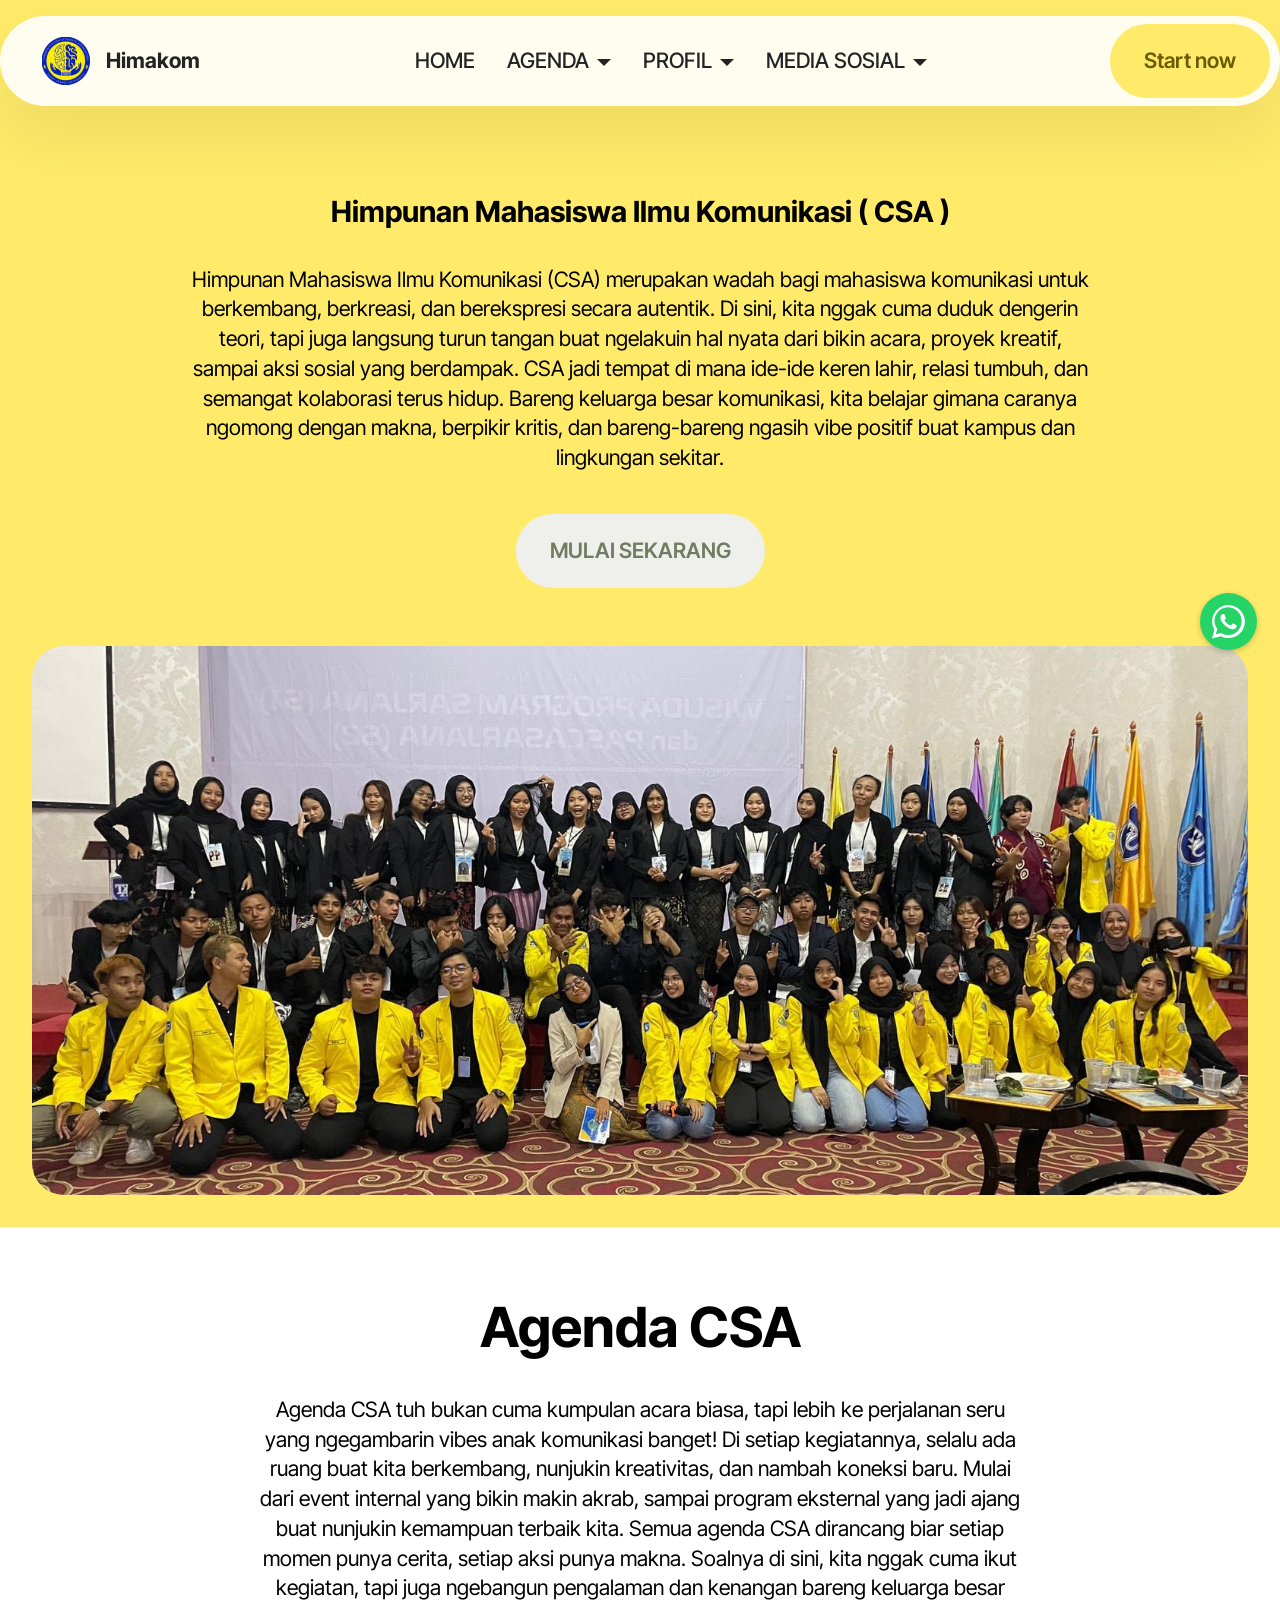
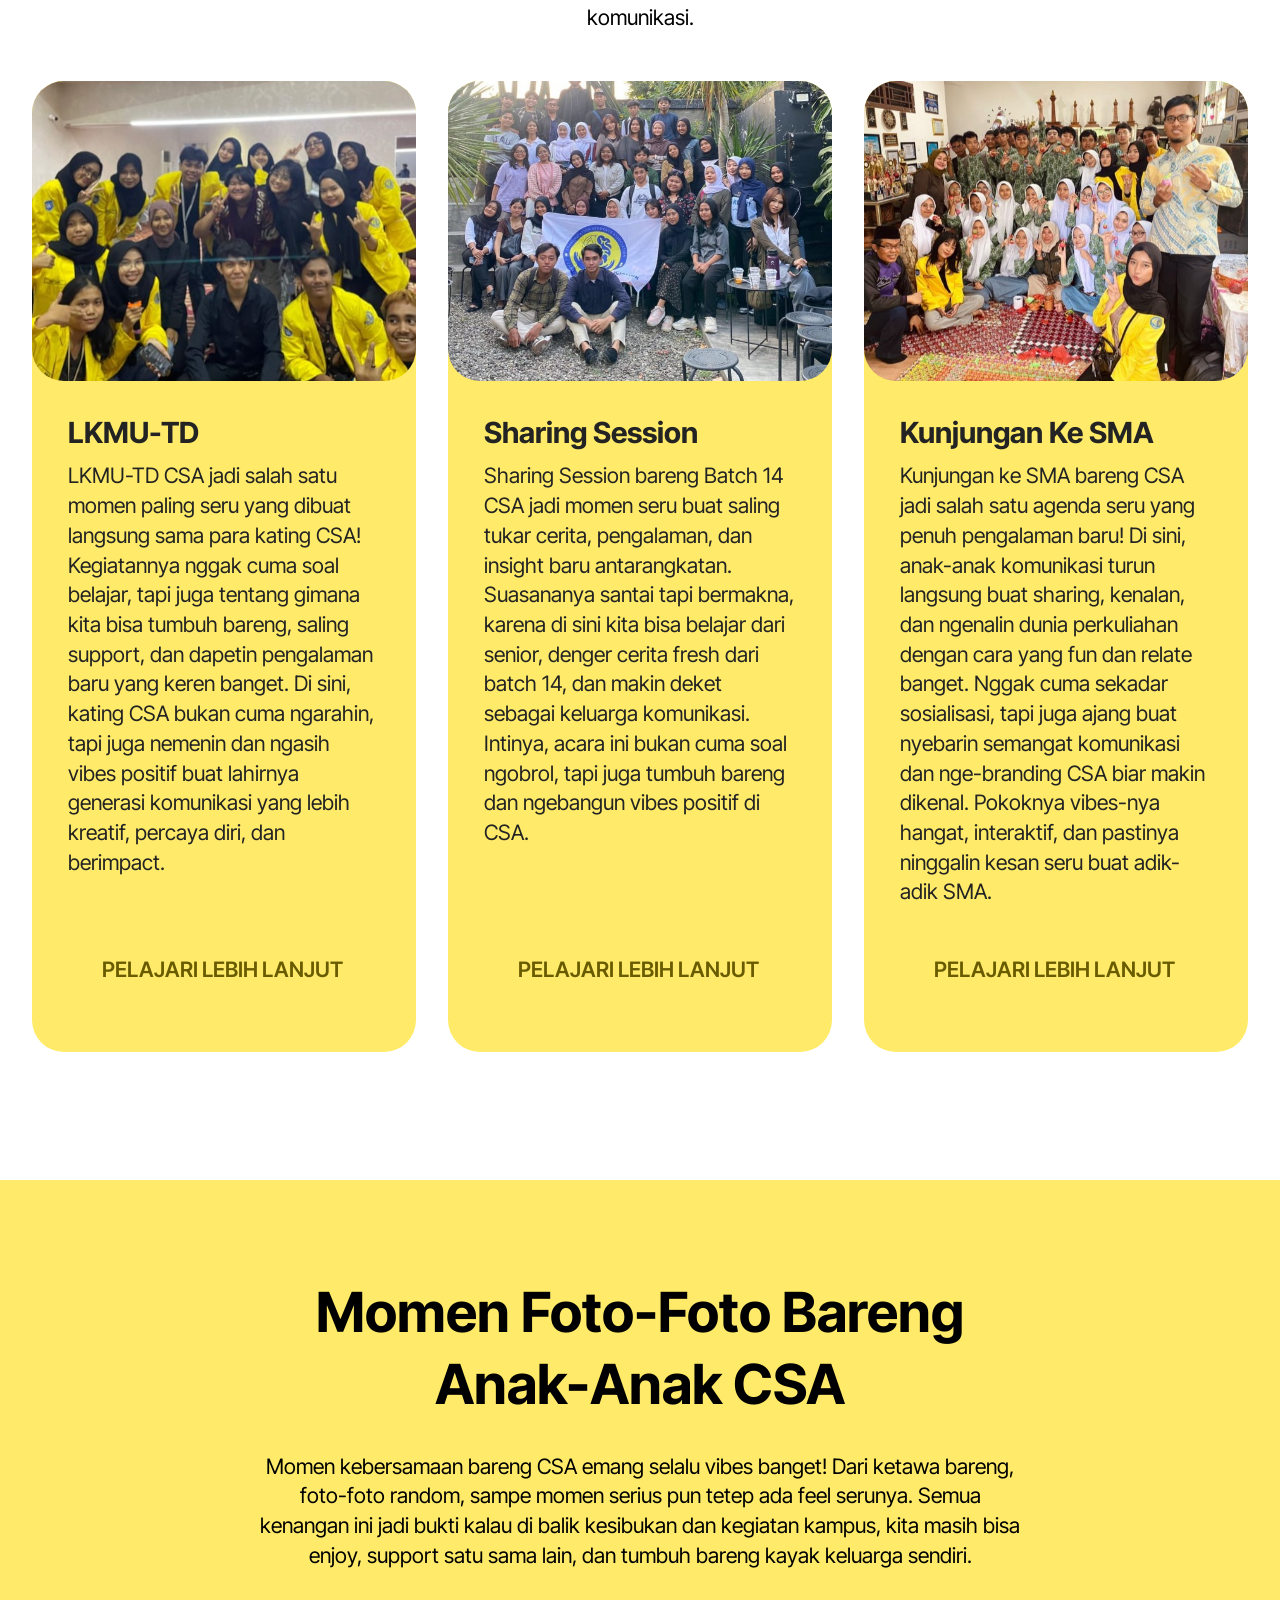
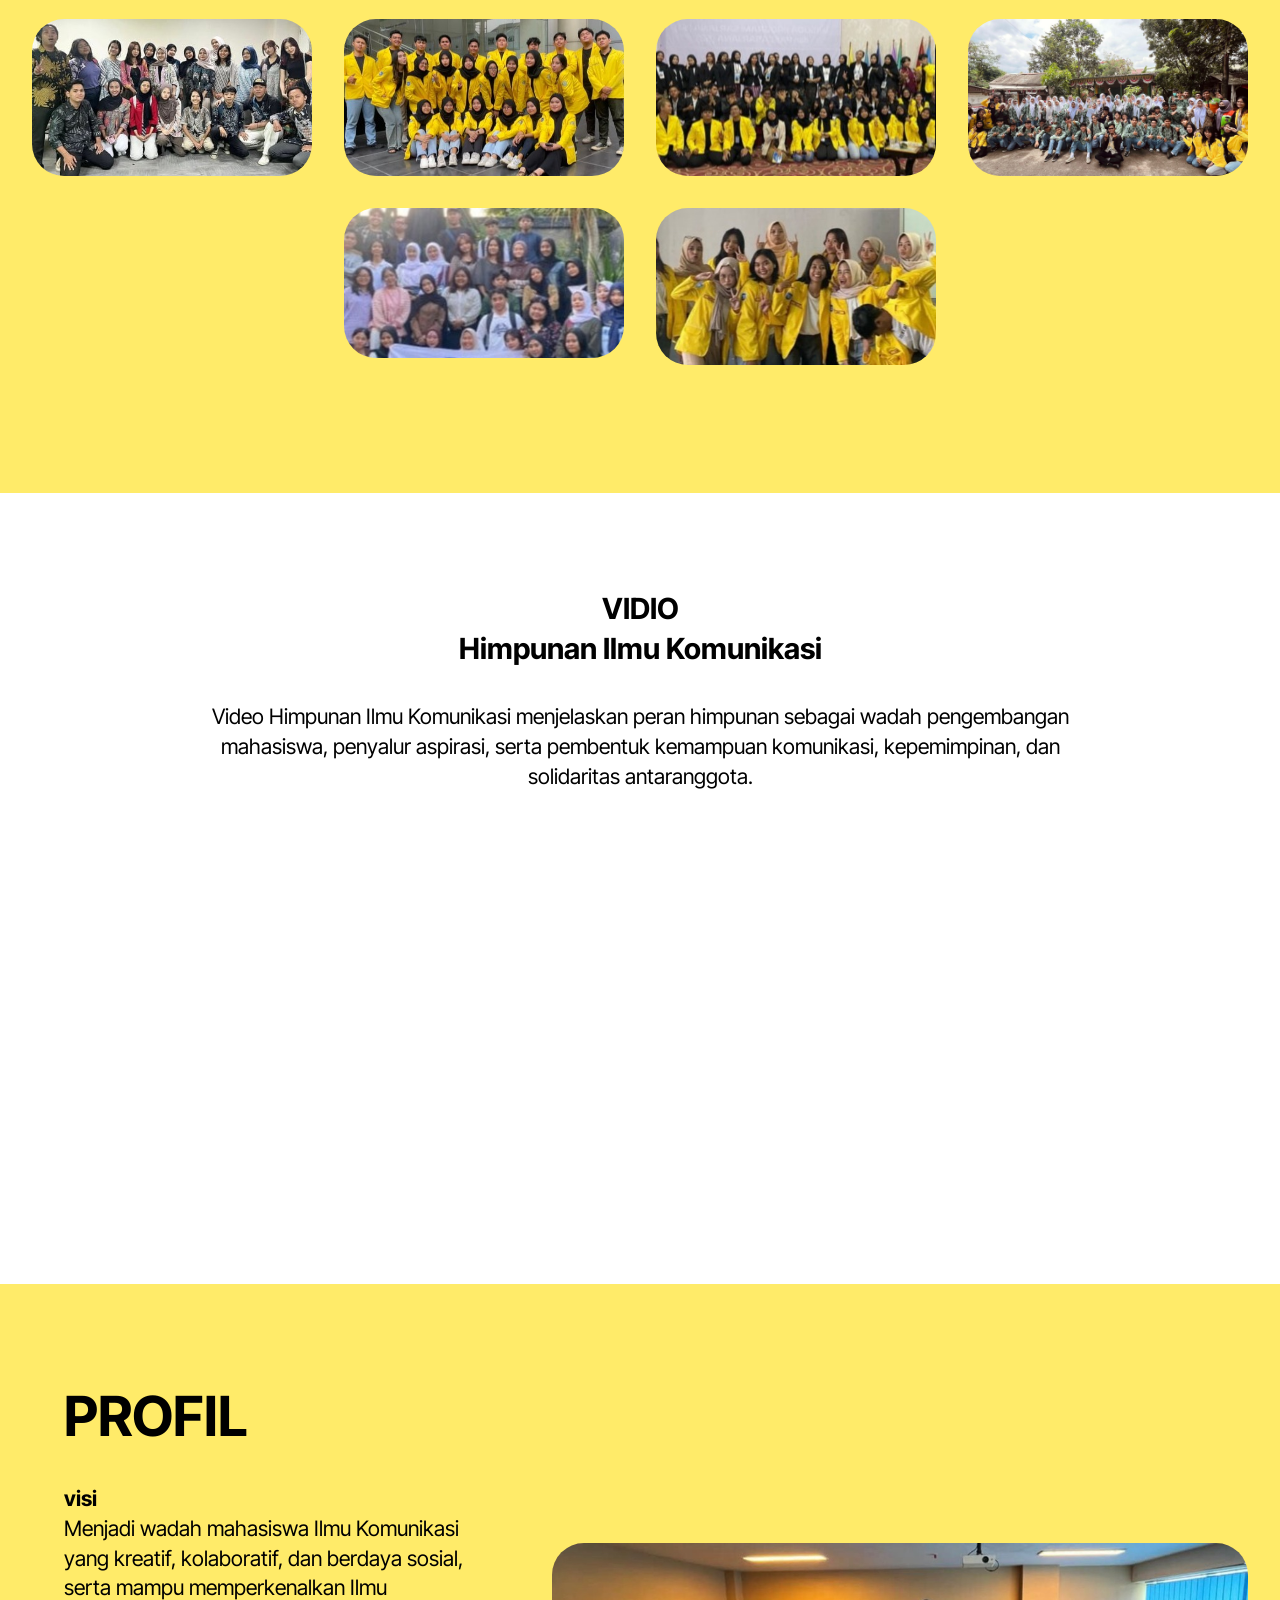
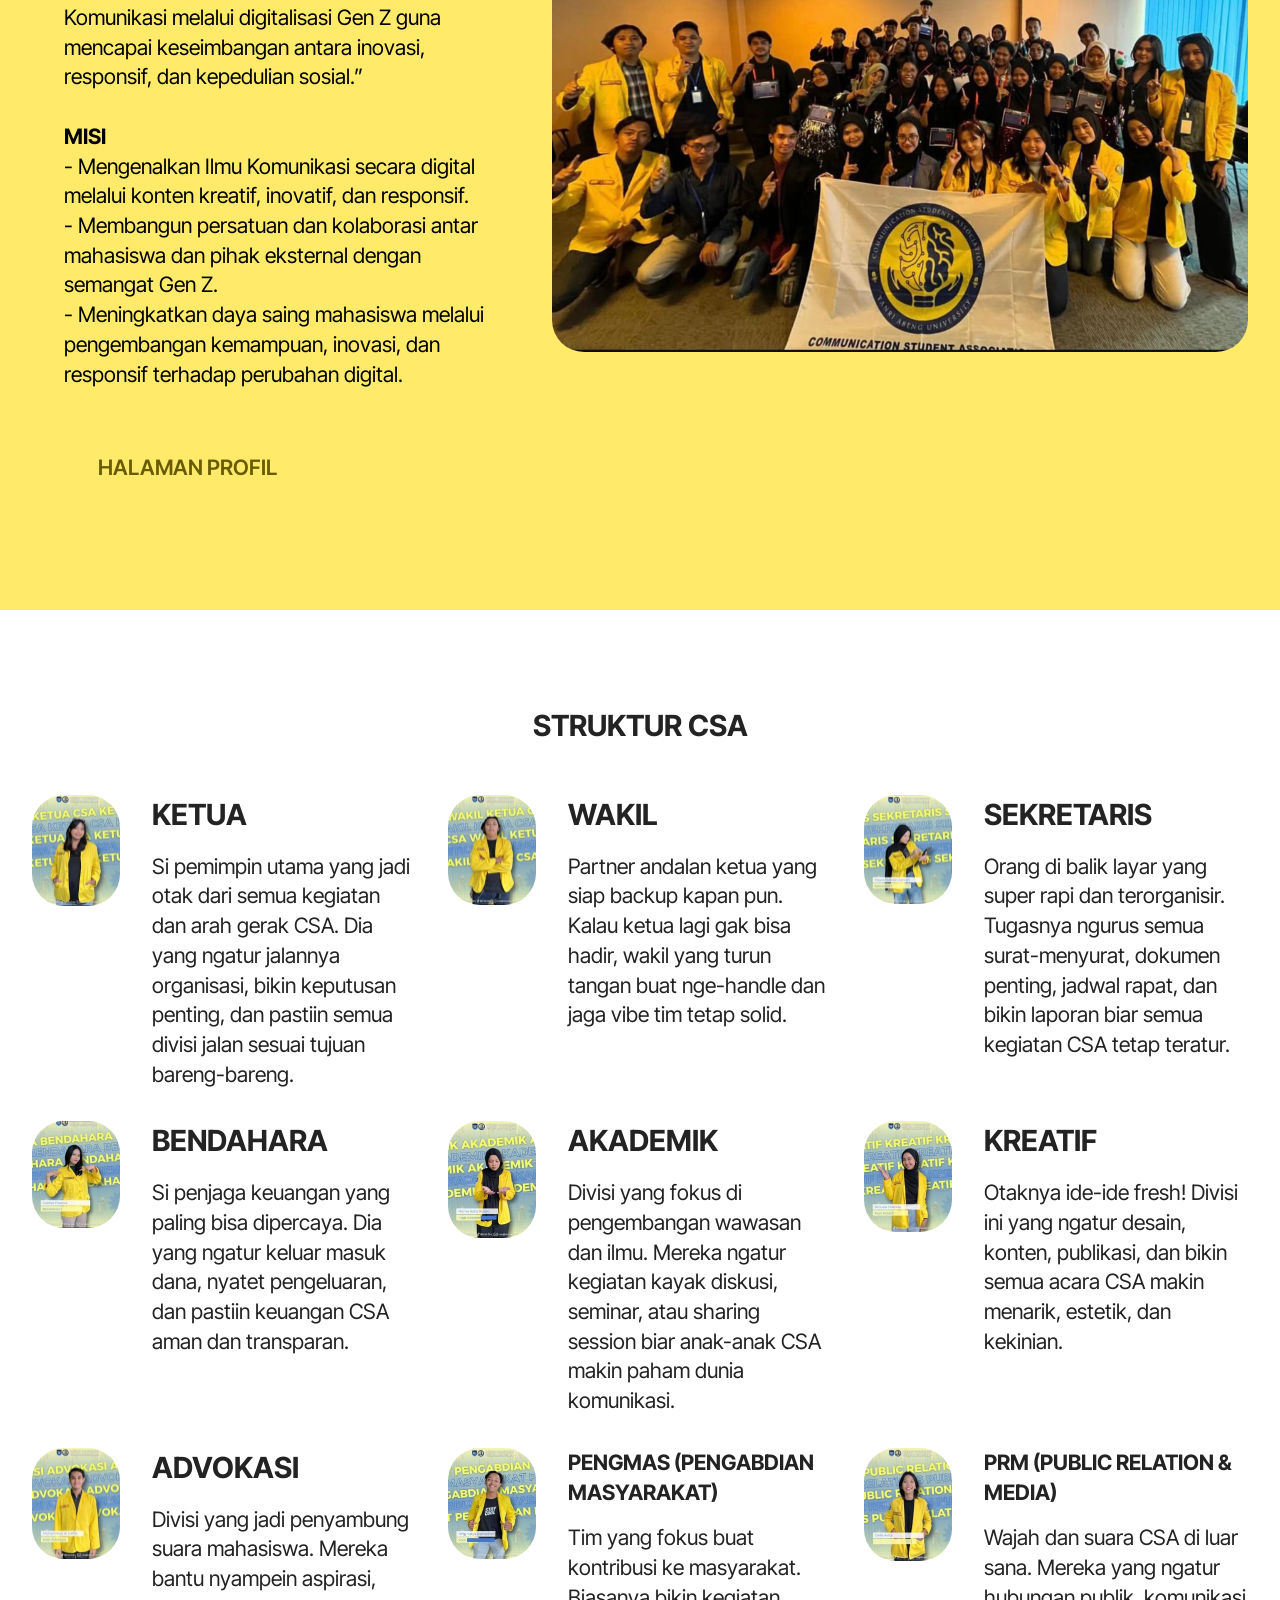
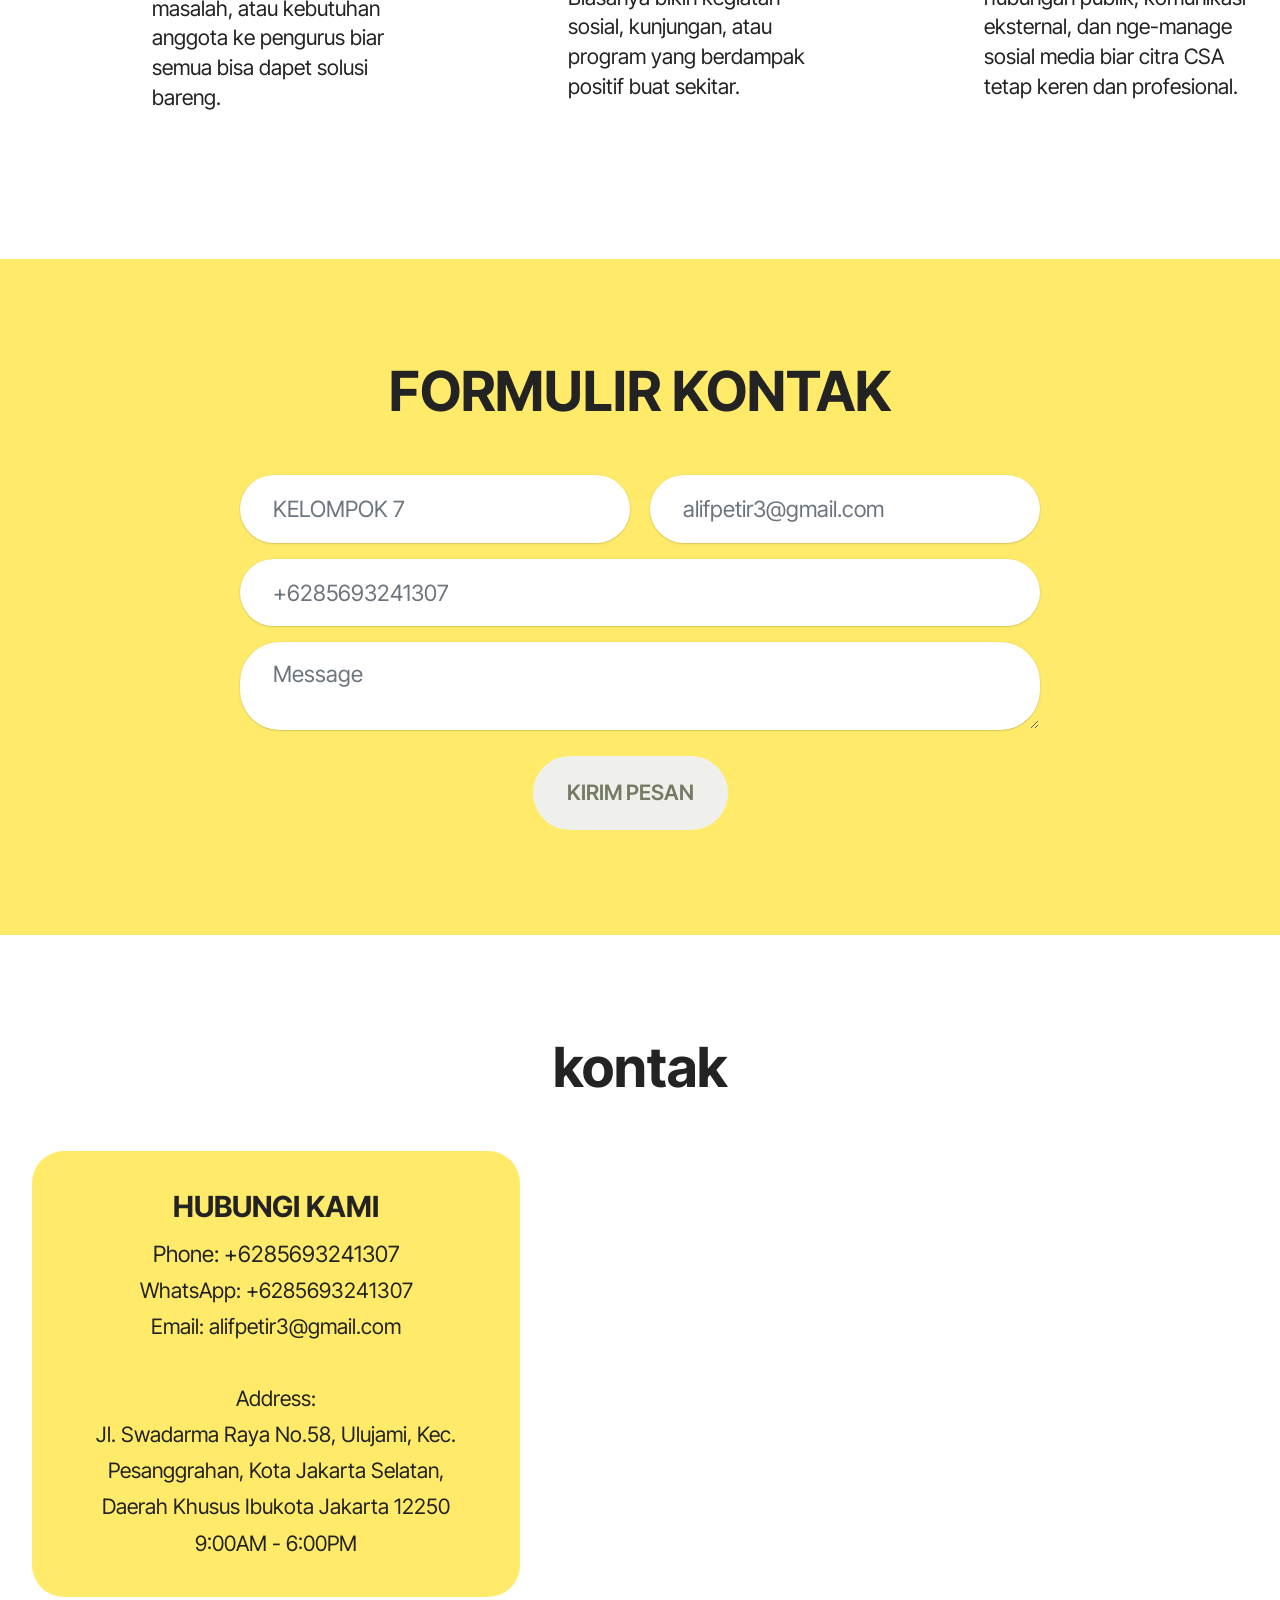
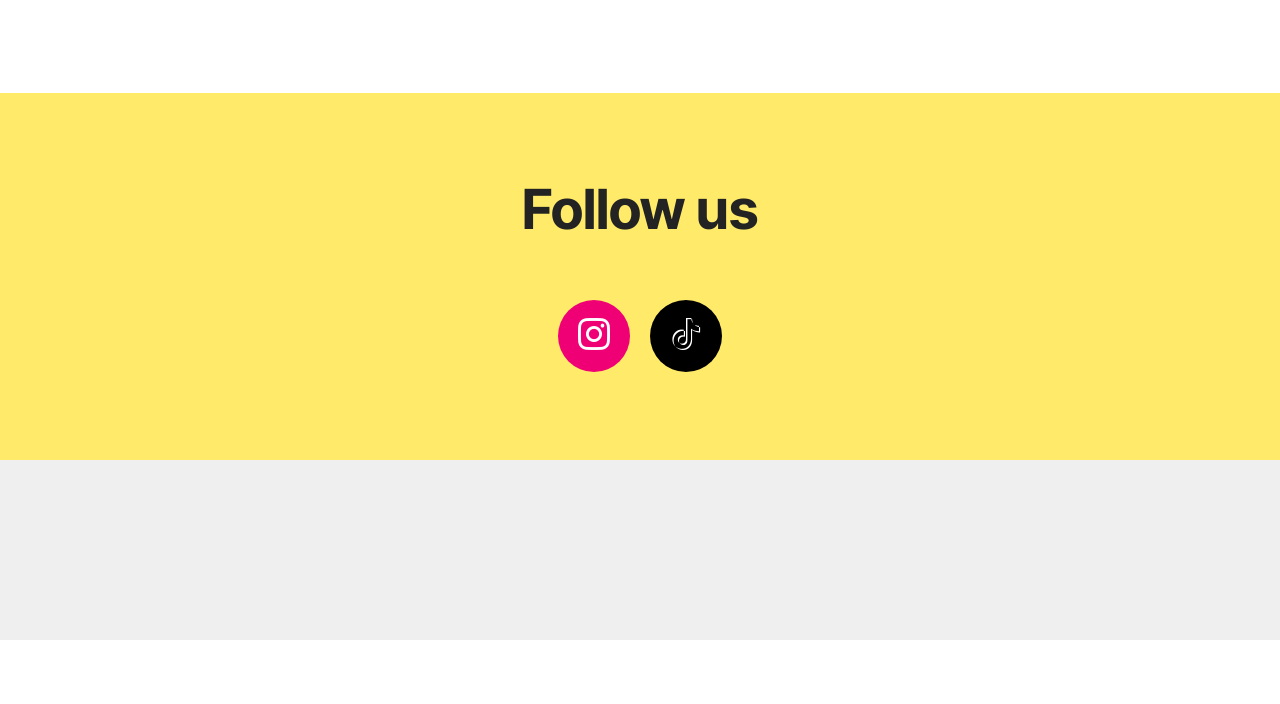
<file: index.html>
<!DOCTYPE html>
<html  >
<head>
  <!-- Site made with Mobirise Website Builder v6.1.4, https://mobirise.com -->
  <meta charset="UTF-8">
  <meta http-equiv="X-UA-Compatible" content="IE=edge">
  <meta name="generator" content="Mobirise v6.1.4, mobirise.com">
  <meta name="viewport" content="width=device-width, initial-scale=1, minimum-scale=1">
  <link rel="shortcut icon" href="assets/images/download-removebg-preview-96x96.png" type="image/x-icon">
  <meta name="description" content="">
  
  
  <title>Home</title>
  <link rel="stylesheet" href="assets/web/assets/mobirise-icons2/mobirise2.css">
  <link rel="stylesheet" href="assets/bootstrap/css/bootstrap.min.css">
  <link rel="stylesheet" href="assets/animatecss/animate.css">
  <link rel="stylesheet" href="assets/dropdown/css/style.css">
  <link rel="stylesheet" href="assets/socicon/css/styles.css">
  <link rel="stylesheet" href="assets/theme/css/style.css">
  <link rel="stylesheet" href="assets/gallery/style.css">
  <link rel="preload" href="https://fonts.googleapis.com/css?family=Inter+Tight:100,200,300,400,500,600,700,800,900,100i,200i,300i,400i,500i,600i,700i,800i,900i&display=swap" as="style" onload="this.onload=null;this.rel='stylesheet'">
  <noscript><link rel="stylesheet" href="https://fonts.googleapis.com/css?family=Inter+Tight:100,200,300,400,500,600,700,800,900,100i,200i,300i,400i,500i,600i,700i,800i,900i&display=swap"></noscript>
  <link rel="preload" as="style" href="assets/mobirise/css/mbr-additional.css?v=g0jnDK"><link rel="stylesheet" href="assets/mobirise/css/mbr-additional.css?v=g0jnDK" type="text/css">

  
  
  
</head>
<body>

<!-- Analytics -->
<!-- Google tag (gtag.js) -->
<script async src="https://www.googletagmanager.com/gtag/js?id=G-7Z48MQ5RSN"></script>
<script>
  window.dataLayer = window.dataLayer || [];
  function gtag(){dataLayer.push(arguments);}
  gtag('js', new Date());

  gtag('config', 'G-7Z48MQ5RSN');
</script>
<!-- /Analytics -->


  
  <section data-bs-version="5.1" class="menu menu2 cid-tJS6tZXiPa" once="menu" id="menu02-0">
	

	<nav class="navbar navbar-dropdown navbar-fixed-top navbar-expand-lg">
		<div class="container">
			<div class="navbar-brand">
				<span class="navbar-logo">
					<a href="https://mobirise.com">
						<img src="assets/images/download-removebg-preview-96x96.png" alt="Mobirise Website Builder" style="height: 3rem;">
					</a>
				</span>
				<span class="navbar-caption-wrap"><a class="navbar-caption text-black text-primary display-4" href="index.html">Himakom</a></span>
			</div>
			<button class="navbar-toggler" type="button" data-toggle="collapse" data-bs-toggle="collapse" data-target="#navbarSupportedContent" data-bs-target="#navbarSupportedContent" aria-controls="navbarNavAltMarkup" aria-expanded="false" aria-label="Toggle navigation">
				<div class="hamburger">
					<span></span>
					<span></span>
					<span></span>
					<span></span>
				</div>
			</button>
			<div class="collapse navbar-collapse" id="navbarSupportedContent">
				<ul class="navbar-nav nav-dropdown" data-app-modern-menu="true"><li class="nav-item"><a class="nav-link link text-black text-primary display-4" href="page1.html">HOME</a></li><li class="nav-item dropdown">
						<a class="nav-link link text-black text-primary dropdown-toggle display-4" href="page.html" aria-expanded="false" data-toggle="dropdown-submenu" data-bs-toggle="dropdown" data-bs-auto-close="outside">AGENDA</a><div class="dropdown-menu" aria-labelledby="dropdown-629"><a class="text-black text-primary show dropdown-item display-4" href="page.html">Agenda</a><a class="text-black text-primary dropdown-item display-4" href="page2.html">MOMENT FOTO CSA</a><a class="text-black text-primary show dropdown-item display-4" href="page5.html">VIDEO</a></div>
					</li><li class="nav-item dropdown"><a class="nav-link link text-black text-primary dropdown-toggle display-4" href="page4.html" target="_blank" data-toggle="dropdown-submenu" data-bs-toggle="dropdown" data-bs-auto-close="outside" aria-expanded="false">PROFIL</a><div class="dropdown-menu" aria-labelledby="dropdown-745"><a class="text-black text-primary show dropdown-item display-4" href="page4.html" target="_blank">profil</a><a class="text-black text-primary dropdown-item display-4" href="page3.html" target="_blank">STRUKTUR</a></div></li>
					
					<li class="nav-item dropdown"><a class="nav-link link text-black text-primary dropdown-toggle display-4" href="page8.html" data-toggle="dropdown-submenu" data-bs-toggle="dropdown" data-bs-auto-close="outside" aria-expanded="false">MEDIA SOSIAL</a><div class="dropdown-menu" aria-labelledby="dropdown-162"><a class="text-black text-primary show dropdown-item display-4" href="page9.html#social04-3f">media sosial</a><a class="text-black text-primary dropdown-item display-4" href="page7.html">CONTACTS</a></div></li></ul>
				
				<div class="navbar-buttons mbr-section-btn"><a class="btn btn-primary display-4" href="page10.html"> Start now</a></div>
			</div>
		</div>
	</nav>
</section>

<section data-bs-version="5.1" class="header5 cid-tJS6uM4N87" id="header05-1">
	

	
	
	<div class="topbg"></div>
	<div class="align-center container">
		<div class="row justify-content-center">
			<div class="col-md-12 col-lg-9">
				<h1 class="mbr-section-title mbr-fonts-style mb-4 display-5"><strong>Himpunan Mahasiswa Ilmu Komunikasi ( CSA )</strong></h1>
				<p class="mbr-text mbr-fonts-style mb-4 display-7">Himpunan Mahasiswa Ilmu Komunikasi (CSA) merupakan wadah bagi mahasiswa komunikasi untuk berkembang, berkreasi, dan berekspresi secara autentik. Di sini, kita nggak cuma duduk dengerin teori, tapi juga langsung turun tangan buat ngelakuin hal nyata dari bikin acara, proyek kreatif, sampai aksi sosial yang berdampak. CSA jadi tempat di mana ide-ide keren lahir, relasi tumbuh, dan semangat kolaborasi terus hidup. Bareng keluarga besar komunikasi, kita belajar gimana caranya ngomong dengan makna, berpikir kritis, dan bareng-bareng ngasih vibe positif buat kampus dan lingkungan sekitar.</p>
				<div class="mbr-section-btn mt-3"><a class="btn btn-white display-4" href="index.html#form02-6">MULAI SEKARANG</a></div>
			</div>
		</div>
		<div class="row mt-5 justify-content-center">
			<div class="col-12 col-lg-12">
				<img src="assets/images/whatsapp20image202025-10-1720at2017.52.34-1600x1200.jpeg" alt="Mobirise Website Builder" title="">
			</div>
		</div>
	</div>
</section>

<section data-bs-version="5.1" class="features4 cid-tMlEXTHLbS" id="features04-w">
	
	
	<div class="container">
		<div class="row justify-content-center">
			<div class="col-12 content-head">
				<div class="mbr-section-head mb-5">
					<h4 class="mbr-section-title mbr-fonts-style align-center mb-0 display-2"><strong>Agenda CSA</strong></h4>
					<h5 class="mbr-section-subtitle mbr-fonts-style align-center mb-0 mt-4 display-7">Agenda CSA tuh bukan cuma kumpulan acara biasa, tapi lebih ke perjalanan seru yang ngegambarin vibes anak komunikasi banget! Di setiap kegiatannya, selalu ada ruang buat kita berkembang, nunjukin kreativitas, dan nambah koneksi baru. Mulai dari event internal yang bikin makin akrab, sampai program eksternal yang jadi ajang buat nunjukin kemampuan terbaik kita. Semua agenda CSA dirancang biar setiap momen punya cerita, setiap aksi punya makna. Soalnya di sini, kita nggak cuma ikut kegiatan, tapi juga ngebangun pengalaman dan kenangan bareng keluarga besar komunikasi.</h5>
					
				</div>
			</div>
		</div>
		<div class="row">
			<div class="item features-image col-12 col-md-6 col-lg-4">
				<div class="item-wrapper">
					<div class="item-img">
						<img src="assets/images/whatsapp20image202025-10-1720at2018.11.20201-702x527.jpeg" alt="Mobirise Website Builder">
					</div>
					<div class="item-content">
						<h5 class="item-title mbr-fonts-style display-5"><strong>LKMU-TD&nbsp;</strong></h5>
						
						<p class="mbr-text mbr-fonts-style display-7">
							LKMU-TD CSA jadi salah satu momen paling seru yang dibuat langsung sama para kating CSA! Kegiatannya nggak cuma soal belajar, tapi juga tentang gimana kita bisa tumbuh bareng, saling support, dan dapetin pengalaman baru yang keren banget. Di sini, kating CSA bukan cuma ngarahin, tapi juga nemenin dan ngasih vibes positif buat lahirnya generasi komunikasi yang lebih kreatif, percaya diri, dan berimpact.
						</p>
						<div class="mbr-section-btn item-footer"><a href="https://diazpermana.wordpress.com/2013/03/04/serba-serbi-kepemanduan-lkmm-td-benahi-motivasi-diri-jangan-asal-kontribusi/" class="btn item-btn btn-primary display-4">PELAJARI LEBIH LANJUT</a></div>
					</div>

				</div>
			</div>
			<div class="item features-image col-12 col-md-6 col-lg-4">
				<div class="item-wrapper">
					<div class="item-img">
						<img src="assets/images/whatsapp20image202025-10-1720at2018.11.19-702x936.jpeg" alt="Mobirise Website Builder">
					</div>
					<div class="item-content">
						<h5 class="item-title mbr-fonts-style display-5"><strong>Sharing Session</strong></h5>
						
						<p class="mbr-text mbr-fonts-style display-7">
							Sharing Session bareng Batch 14 CSA jadi momen seru buat saling tukar cerita, pengalaman, dan insight baru antarangkatan. Suasananya santai tapi bermakna, karena di sini kita bisa belajar dari senior, denger cerita fresh dari batch 14, dan makin deket sebagai keluarga komunikasi. Intinya, acara ini bukan cuma soal ngobrol, tapi juga tumbuh bareng dan ngebangun vibes positif di CSA.
						</p>
						<div class="mbr-section-btn item-footer"><a href="https://blog.rumahweb.com/sharing-session-artinya/" class="btn item-btn btn-primary display-4">PELAJARI LEBIH LANJUT</a></div>
					</div>
				</div>
			</div>
			<div class="item features-image col-12 col-md-6 col-lg-4">
				<div class="item-wrapper">
					<div class="item-img">
						<img src="assets/images/whatsapp20image202025-10-1720at2018.18.45-702x527.jpeg" alt="Mobirise Website Builder">
					</div>
					<div class="item-content">
						<h5 class="item-title mbr-fonts-style display-5"><strong>Kunjungan Ke SMA</strong></h5>
						
						<p class="mbr-text mbr-fonts-style display-7">
							Kunjungan ke SMA bareng CSA jadi salah satu agenda seru yang penuh pengalaman baru! Di sini, anak-anak komunikasi turun langsung buat sharing, kenalan, dan ngenalin dunia perkuliahan dengan cara yang fun dan relate banget. Nggak cuma sekadar sosialisasi, tapi juga ajang buat nyebarin semangat komunikasi dan nge-branding CSA biar makin dikenal. Pokoknya vibes-nya hangat, interaktif, dan pastinya ninggalin kesan seru buat adik-adik SMA.<br>
						</p>
						<div class="mbr-section-btn item-footer"><a href="https://www.sman2sidoarjo.sch.id/kunjungan-kampus-pengenalan-dunia-perkuliahan-bagi-siswa-kelas-xii/" class="btn item-btn btn-primary display-4">PELAJARI LEBIH LANJUT</a></div>
					</div>
				</div>
			</div>
		</div>
	</div>
</section>

<section data-bs-version="5.1" class="gallery1 mbr-gallery cid-tMlDYtQ5fF" id="gallery02-v">
    

    
    

    <div class="container-fluid">
        <div class="row justify-content-center">
            <div class="col-12 content-head">
                <div class="mbr-section-head mb-5">
                    <h3 class="mbr-section-title mbr-fonts-style align-center m-0 display-2"><strong>Momen Foto-Foto Bareng Anak-Anak CSA</strong></h3>
                    <h4 class="mbr-section-subtitle mbr-fonts-style align-center mb-0 mt-4 display-7">Momen kebersamaan bareng CSA emang selalu vibes banget! Dari ketawa bareng, foto-foto random, sampe momen serius pun tetep ada feel serunya. Semua kenangan ini jadi bukti kalau di balik kesibukan dan kegiatan kampus, kita masih bisa enjoy, support satu sama lain, dan tumbuh bareng kayak keluarga sendiri.</h4>
                </div>
            </div>
        </div>
        <div class="row mbr-gallery mbr-masonry" data-masonry="{&quot;percentPosition&quot;: true }">
            <div class="col-12 col-md-6 col-lg-3 item gallery-image active">
                <div class="item-wrapper" data-toggle="modal" data-bs-toggle="modal" data-target="#v8wBFpf6bt-modal" data-bs-target="#v8wBFpf6bt-modal">
                    <img class="w-100" src="assets/images/whatsapp20image202025-10-1720at2018.16.46-510x296.jpeg" alt="Mobirise Website Builder" data-slide-to="0" data-bs-slide-to="0" data-target="#lb-v8wBFpf6bt" data-bs-target="#lb-v8wBFpf6bt">
                    <div class="icon-wrapper">
                        <span class="mobi-mbri mobi-mbri-search mbr-iconfont mbr-iconfont-btn"></span>
                    </div>
                </div>
                
            </div><div class="col-12 col-md-6 col-lg-3 item gallery-image">
                <div class="item-wrapper" data-toggle="modal" data-bs-toggle="modal" data-target="#v8wBFpf6bt-modal" data-bs-target="#v8wBFpf6bt-modal">
                    <img class="w-100" src="assets/images/whatsapp20image202025-10-1720at2019.10.43-510x383.jpeg" alt="Mobirise Website Builder" data-slide-to="1" data-bs-slide-to="1" data-target="#lb-v8wBFpf6bt" data-bs-target="#lb-v8wBFpf6bt">
                    <div class="icon-wrapper">
                        <span class="mobi-mbri mobi-mbri-search mbr-iconfont mbr-iconfont-btn"></span>
                    </div>
                </div>
                
            </div>
            
            
            <div class="col-12 col-md-6 col-lg-3 item gallery-image">
                <div class="item-wrapper" data-toggle="modal" data-bs-toggle="modal" data-target="#v8wBFpf6bt-modal" data-bs-target="#v8wBFpf6bt-modal">
                    <img class="w-100" src="assets/images/whatsapp20image202025-10-1720at2017.52.34-510x383.jpeg" alt="Mobirise Website Builder" data-slide-to="2" data-bs-slide-to="2" data-target="#lb-v8wBFpf6bt" data-bs-target="#lb-v8wBFpf6bt">
                    <div class="icon-wrapper">
                        <span class="mobi-mbri mobi-mbri-search mbr-iconfont mbr-iconfont-btn"></span>
                    </div>
                </div>
                
            </div><div class="col-12 col-md-6 col-lg-3 item gallery-image">
                <div class="item-wrapper" data-toggle="modal" data-bs-toggle="modal" data-target="#v8wBFpf6bt-modal" data-bs-target="#v8wBFpf6bt-modal">
                    <img class="w-100" src="assets/images/whatsapp20image202025-10-1720at2018.11.20-1600x900.jpeg" alt="Mobirise Website Builder" data-slide-to="3" data-bs-slide-to="3" data-target="#lb-v8wBFpf6bt" data-bs-target="#lb-v8wBFpf6bt">
                    <div class="icon-wrapper">
                        <span class="mobi-mbri mobi-mbri-search mbr-iconfont mbr-iconfont-btn"></span>
                    </div>
                </div>
                
            </div>
            <div class="col-12 col-md-6 col-lg-3 item gallery-image">
                <div class="item-wrapper" data-toggle="modal" data-bs-toggle="modal" data-target="#v8wBFpf6bt-modal" data-bs-target="#v8wBFpf6bt-modal">
                    <img class="w-100" src="assets/images/whatsapp20image202025-10-1720at2018.11.19-510x680.jpeg" alt="Mobirise Website Builder" data-slide-to="4" data-bs-slide-to="4" data-target="#lb-v8wBFpf6bt" data-bs-target="#lb-v8wBFpf6bt">
                    <div class="icon-wrapper">
                        <span class="mobi-mbri mobi-mbri-search mbr-iconfont mbr-iconfont-btn"></span>
                    </div>
                </div>
                
            </div><div class="col-12 col-md-6 col-lg-3 item gallery-image">
                <div class="item-wrapper" data-toggle="modal" data-bs-toggle="modal" data-target="#v8wBFpf6bt-modal" data-bs-target="#v8wBFpf6bt-modal">
                    <img class="w-100" src="assets/images/whatsapp20image202025-10-1820at2001.34.16-510x509.jpeg" alt="Mobirise Website Builder" data-slide-to="5" data-bs-slide-to="5" data-target="#lb-v8wBFpf6bt" data-bs-target="#lb-v8wBFpf6bt">
                    <div class="icon-wrapper">
                        <span class="mobi-mbri mobi-mbri-search mbr-iconfont mbr-iconfont-btn"></span>
                    </div>
                </div>
                
            </div>
            
            
        </div>

        <div class="modal mbr-slider" tabindex="-1" role="dialog" aria-hidden="true" id="v8wBFpf6bt-modal">
            <div class="modal-dialog" role="document">
                <div class="modal-content">
                    <div class="modal-body">
                        <div class="carousel slide" id="lb-v8wBFpf6bt" data-interval="5000" data-bs-interval="5000">
                            <div class="carousel-inner">
                                <div class="carousel-item active">
                                    <img class="d-block w-100" src="assets/images/whatsapp20image202025-10-1720at2018.16.46-510x296.jpeg" alt="Mobirise Website Builder">
                                </div><div class="carousel-item">
                                    <img class="d-block w-100" src="assets/images/whatsapp20image202025-10-1720at2019.10.43-510x383.jpeg" alt="Mobirise Website Builder">
                                </div>
                                
                                
                                <div class="carousel-item">
                                    <img class="d-block w-100" src="assets/images/whatsapp20image202025-10-1720at2017.52.34-510x383.jpeg" alt="Mobirise Website Builder">
                                </div><div class="carousel-item">
                                    <img class="d-block w-100" src="assets/images/whatsapp20image202025-10-1720at2018.11.20-1600x900.jpeg" alt="Mobirise Website Builder">
                                </div>
                                <div class="carousel-item">
                                    <img class="d-block w-100" src="assets/images/whatsapp20image202025-10-1720at2018.11.19-510x680.jpeg" alt="Mobirise Website Builder">
                                </div><div class="carousel-item">
                                    <img class="d-block w-100" src="assets/images/whatsapp20image202025-10-1820at2001.34.16-510x509.jpeg" alt="Mobirise Website Builder">
                                </div>
                                
                                
                            </div>
                            <ol class="carousel-indicators">
                                <li data-slide-to="0" data-bs-slide-to="0" class="active" data-target="#lb-v8wBFpf6bt" data-bs-target="#lb-v8wBFpf6bt"></li>
                                <li data-slide-to="1" data-bs-slide-to="1" data-target="#lb-v8wBFpf6bt" data-bs-target="#lb-v8wBFpf6bt"></li>
                                <li data-slide-to="2" data-bs-slide-to="2" data-target="#lb-v8wBFpf6bt" data-bs-target="#lb-v8wBFpf6bt"></li><li data-slide-to="3" data-bs-slide-to="3" data-target="#lb-v8wBFpf6bt" data-bs-target="#lb-v8wBFpf6bt"></li>
                                <li data-slide-to="4" data-bs-slide-to="4" data-target="#lb-v8wBFpf6bt" data-bs-target="#lb-v8wBFpf6bt"></li>
                                <li data-slide-to="5" data-bs-slide-to="5" data-target="#lb-v8wBFpf6bt" data-bs-target="#lb-v8wBFpf6bt"></li>
                                
                                
                            </ol>
                            <a role="button" href="" class="close" data-dismiss="modal" data-bs-dismiss="modal" aria-label="Close">
                            </a>
                            <a class="carousel-control-prev carousel-control" role="button" data-slide="prev" data-bs-slide="prev" href="#lb-v8wBFpf6bt">
                                <span class="mobi-mbri mobi-mbri-arrow-prev" aria-hidden="true"></span>
                                <span class="sr-only visually-hidden">Previous</span>
                            </a>
                            <a class="carousel-control-next carousel-control" role="button" data-slide="next" data-bs-slide="next" href="#lb-v8wBFpf6bt">
                                <span class="mobi-mbri mobi-mbri-arrow-next" aria-hidden="true"></span>
                                <span class="sr-only visually-hidden">Next</span>
                            </a>
                        </div>
                    </div>
                </div>
            </div>
        </div>
    </div>
</section>

<section data-bs-version="5.1" class="header7 cid-tLeaLmEeFr" id="header07-h">
  

  
  
  
  <div class="align-center container">
    <div class="row justify-content-center">
      <div class="col-md-12 col-lg-9 mb-5">
        <h1 class="mbr-section-title mbr-fonts-style display-5"><strong>VIDIO<br></strong>&nbsp;<strong>Himpunan Ilmu Komunikasi&nbsp;</strong></h1>
        <p class="mbr-text mbr-fonts-style mt-4 display-7">
          Video Himpunan Ilmu Komunikasi menjelaskan peran himpunan sebagai wadah pengembangan mahasiswa, penyalur aspirasi, serta pembentuk kemampuan komunikasi, kepemimpinan, dan solidaritas antaranggota.</p>
        
      </div>
    </div>

    <div class="row justify-content-center">
      <div class="mbr-figure col-12 col-md-6"><iframe class="mbr-embedded-video" src="https://www.youtube.com/embed/c7VnX7FqVtY?rel=0&amp;amp;mute=1&amp;showinfo=0&amp;autoplay=1&amp;loop=1&amp;playlist=c7VnX7FqVtY" width="1280" height="720" frameborder="0" allowfullscreen></iframe></div>
    </div>
  </div>
</section>

<section data-bs-version="5.1" class="header1 cid-tJS9vXDdRK" id="header01-7">
	

	
	

	<div class="container">
		<div class="row justify-content-center">
			<div class="col-12 col-md-12 col-lg-7 image-wrapper">
				<img class="w-100" src="assets/images/whatsapp20image202025-10-1720at2019.22.19-1125x725.jpeg" alt="Mobirise Website Builder">
			</div>
			<div class="col-12 col-lg col-md-12">
				<div class="text-wrapper align-left">
					<h1 class="mbr-section-title mbr-fonts-style mb-4 display-2"><strong>PROFIL</strong></h1>
					<p class="mbr-text mbr-fonts-style mb-4 display-7"><strong>visi</strong><br>Menjadi wadah mahasiswa Ilmu Komunikasi yang kreatif, kolaboratif, dan berdaya sosial, serta mampu memperkenalkan Ilmu Komunikasi melalui digitalisasi Gen Z guna mencapai keseimbangan antara inovasi, responsif, dan kepedulian sosial.”<br><br><strong>MISI</strong><br>- Mengenalkan Ilmu Komunikasi secara digital melalui konten kreatif, inovatif, dan responsif.<br>- Membangun persatuan dan kolaborasi antar mahasiswa dan pihak eksternal dengan semangat Gen Z.<br>- Meningkatkan daya saing mahasiswa melalui pengembangan kemampuan, inovasi, dan responsif terhadap perubahan digital.</p>
					<div class="mbr-section-btn mt-3"><a class="btn btn-primary display-7" href="https://www.merdeka.com/jateng/visi-adalah-tujuan-besar-organisasi-ketahui-perbedaannya-dengan-misi-59548-mvk.html?page=4">HALAMAN PROFIL</a></div>
				</div>
			</div>
		</div>
	</div>
</section>

<section data-bs-version="5.1" class="features15 cid-tLek7gQhG7" id="features015-m">
	

	
	
	<div class="container">
		<div class="mbr-section-head mb-5">
			<h4 class="mbr-section-title mbr-fonts-style align-center mb-0 display-5"><strong>STRUKTUR CSA</strong></h4>
			
		  </div>
		<div class="row justify-content-center">
			<div class="item features-without-image col-12 col-lg-4 active">
				<div class="item-wrapper">
					<div class="img-wrapper">
						<img src="assets/images/whatsapp20image202026-01-1620at2022.49.16-176x223.jpeg" alt="Mobirise Website Builder" data-slide-to="0" data-bs-slide-to="0">
					</div>
					<div class="card-box">
						<h4 class="card-title mbr-fonts-style mb-3 display-5"><strong>KETUA</strong></h4>
						<h5 class="card-text mbr-fonts-style display-7">Si pemimpin utama yang jadi otak dari semua kegiatan dan arah gerak CSA. Dia yang ngatur jalannya organisasi, bikin keputusan penting, dan pastiin semua divisi jalan sesuai tujuan bareng-bareng.</h5>
					</div>
				</div>
			</div><div class="item features-without-image col-12 col-lg-4">
				<div class="item-wrapper">
					<div class="img-wrapper">
						<img src="assets/images/whatsapp20image202026-01-1620at2022.49.16201-176x221.jpeg" alt="Mobirise Website Builder" data-slide-to="1" data-bs-slide-to="1">
					</div>
					<div class="card-box">
						<h4 class="card-title mbr-fonts-style mb-3 display-5"><strong>WAKIL</strong></h4>
						<h5 class="card-text mbr-fonts-style display-7">Partner andalan ketua yang siap backup kapan pun. Kalau ketua lagi gak bisa hadir, wakil yang turun tangan buat nge-handle dan jaga vibe tim tetap solid.</h5>
					</div>
				</div>
			</div><div class="item features-without-image col-12 col-lg-4">
				<div class="item-wrapper">
					<div class="img-wrapper">
						<img src="assets/images/whatsapp20image202026-01-1620at2022.49.17201-176x219.jpeg" alt="Mobirise Website Builder" data-slide-to="2" data-bs-slide-to="2">
					</div>
					<div class="card-box">
						<h4 class="card-title mbr-fonts-style mb-3 display-5"><strong>SEKRETARIS</strong></h4>
						<h5 class="card-text mbr-fonts-style display-7">Orang di balik layar yang super rapi dan terorganisir. Tugasnya ngurus semua surat-menyurat, dokumen penting, jadwal rapat, dan bikin laporan biar semua kegiatan CSA tetap teratur.</h5>
					</div>
				</div>
			</div><div class="item features-without-image col-12 col-lg-4">
				<div class="item-wrapper">
					<div class="img-wrapper">
						<img src="assets/images/whatsapp20image202026-01-1620at2022.49.17-176x214.jpeg" alt="Mobirise Website Builder" data-slide-to="3" data-bs-slide-to="3">
					</div>
					<div class="card-box">
						<h4 class="card-title mbr-fonts-style mb-3 display-5"><strong>BENDAHARA</strong></h4>
						<h5 class="card-text mbr-fonts-style display-7">Si penjaga keuangan yang paling bisa dipercaya. Dia yang ngatur keluar masuk dana, nyatet pengeluaran, dan pastiin keuangan CSA aman dan transparan.</h5>
					</div>
				</div>
			</div><div class="item features-without-image col-12 col-lg-4">
				<div class="item-wrapper">
					<div class="img-wrapper">
						<img src="assets/images/whatsapp20image202026-01-1620at2022.49.17202-176x230.jpeg" alt="Mobirise Website Builder" data-slide-to="4" data-bs-slide-to="4">
					</div>
					<div class="card-box">
						<h4 class="card-title mbr-fonts-style mb-3 display-5"><strong>AKADEMIK</strong></h4>
						<h5 class="card-text mbr-fonts-style display-7">Divisi yang fokus di pengembangan wawasan dan ilmu. Mereka ngatur kegiatan kayak diskusi, seminar, atau sharing session biar anak-anak CSA makin paham dunia komunikasi.</h5>
					</div>
				</div>
			</div><div class="item features-without-image col-12 col-lg-4">
				<div class="item-wrapper">
					<div class="img-wrapper">
						<img src="assets/images/whatsapp20image202026-01-1620at2022.49.17203-176x222.jpeg" alt="Mobirise Website Builder" data-slide-to="5" data-bs-slide-to="5">
					</div>
					<div class="card-box">
						<h4 class="card-title mbr-fonts-style mb-3 display-5"><strong>KREATIF</strong></h4>
						<h5 class="card-text mbr-fonts-style display-7">Otaknya ide-ide fresh! Divisi ini yang ngatur desain, konten, publikasi, dan bikin semua acara CSA makin menarik, estetik, dan kekinian.</h5>
					</div>
				</div>
			</div><div class="item features-without-image col-12 col-lg-4">
				<div class="item-wrapper">
					<div class="img-wrapper">
						<img src="assets/images/whatsapp20image202026-01-1620at2022.49.17204-176x223.jpeg" alt="Mobirise Website Builder" data-slide-to="6" data-bs-slide-to="6">
					</div>
					<div class="card-box">
						<h4 class="card-title mbr-fonts-style mb-3 display-5"><strong>ADVOKASI</strong></h4>
						<h5 class="card-text mbr-fonts-style display-7">Divisi yang jadi penyambung suara mahasiswa. Mereka bantu nyampein aspirasi, masalah, atau kebutuhan anggota ke pengurus biar semua bisa dapet solusi bareng.</h5>
					</div>
				</div>
			</div>
			<div class="item features-without-image col-12 col-lg-4">
				<div class="item-wrapper">
					<div class="img-wrapper">
						<img src="assets/images/whatsapp20image202026-01-1620at2022.49.17205-176x220.jpeg" alt="Mobirise Website Builder" data-slide-to="7" data-bs-slide-to="7">
					</div>
					<div class="card-box">
						<h4 class="card-title mbr-fonts-style mb-3 display-7"><strong>PENGMAS (PENGABDIAN MASYARAKAT)</strong></h4>
						<h5 class="card-text mbr-fonts-style display-7">Tim yang fokus buat kontribusi ke masyarakat. Biasanya bikin kegiatan sosial, kunjungan, atau program yang berdampak positif buat sekitar.&nbsp;<br><br></h5>
					</div>
				</div>
			</div>
			<div class="item features-without-image col-12 col-lg-4">
				<div class="item-wrapper">
					<div class="img-wrapper">
						<img src="assets/images/whatsapp20image202026-01-1620at2022.49.17207-176x226.jpeg" alt="Mobirise Website Builder" data-bs-slide-to="8" data-slide-to="8">
					</div>
					<div class="card-box">
						<h4 class="card-title mbr-fonts-style mb-3 display-7"><strong>PRM (PUBLIC RELATION &amp; MEDIA)</strong></h4>
						<h5 class="card-text mbr-fonts-style display-7">Wajah dan suara CSA di luar sana. Mereka yang ngatur hubungan publik, komunikasi eksternal, dan nge-manage sosial media biar citra CSA tetap keren dan profesional.</h5>
					</div>
				</div>
			</div>
		</div>
	</div>
</section>

<section data-bs-version="5.1" class="form5 cid-tJS9pBcTSa" id="form02-6">
    
    
    <div class="container">
        <div class="mbr-section-head mb-5">
            <h3 class="mbr-section-title mbr-fonts-style align-center mb-0 display-2"><strong>FORMULIR KONTAK</strong></h3>
            
        </div>
        <div class="row justify-content-center mt-4">
            <div class="col-lg-8 mx-auto mbr-form" data-form-type="formoid">
                <form action="https://mobirise.eu/" method="POST" class="mbr-form form-with-styler" data-form-title="Form Name"><input type="hidden" name="email" data-form-email="true" value="0S2TxB6TwvL3p3Eph9bgF8kJccsnswUszbpNtVj0HL4n8V7bBTRBLjPyvw0ADQBxN16PLdjNFz5LPfQonwjpGkHNV/8r+k17hWYemKrPacoxJYaofvU2KQNzEBK3uIGc">
                    <div class="row">
                        <div hidden="hidden" data-form-alert="" class="alert alert-success col-12">Thanks for filling out the form!</div>
                        <div hidden="hidden" data-form-alert-danger="" class="alert alert-danger col-12">
                            Oops...! some problem!
                        </div>
                    </div>
                    <div class="dragArea row">
                        <div class="col-md col-sm-12 form-group mb-3" data-for="name">
                            <input type="text" name="name" placeholder="KELOMPOK 7" data-form-field="name" class="form-control" value="" id="name-form02-6">
                        </div>
                        <div class="col-md col-sm-12 form-group mb-3" data-for="email">
                            <input type="email" name="email" placeholder="alifpetir3@gmail.com" data-form-field="email" class="form-control" value="" id="email-form02-6">
                        </div>
                        <div class="col-12 form-group mb-3" data-for="phone">
                            <input type="tel" name="phone" placeholder="+6285693241307" data-form-field="phone" class="form-control" value="" id="phone-form02-6">
                        </div>
                        <div class="col-12 form-group mb-3" data-for="textarea">
                            <textarea name="textarea" placeholder="Message" data-form-field="textarea" class="form-control" id="textarea-form02-6"></textarea>
                        </div>
                        <div class="col-lg-12 col-md-12 col-sm-12 align-center mbr-section-btn"><button type="submit" class="btn btn-white display-7">KIRIM PESAN</button></div>
                    </div>
                </form>
            </div>
        </div>
    </div>
</section>

<section data-bs-version="5.1" class="contacts2 map1 cid-tLdYHD757A" id="contacts02-9">

    

    
    <div class="container">
        <div class="mbr-section-head mb-5">
            <h3 class="mbr-section-title mbr-fonts-style align-center mb-0 display-2"><strong>kontak</strong></h3>
            
        </div>
        <div class="row justify-content-center mt-4">
            <div class="card col-12 col-md-5">
                <div class="card-wrapper">
                    <div class="text-wrapper">
                        <h5 class="cardTitle mbr-fonts-style mb-2 display-5"><strong>HUBUNGI KAMI</strong></h5>
                    <ul class="list mbr-fonts-style display-7">
                        <li class="mbr-text item-wrap"><span style="font-size: 1.4rem;">Phone: </span><a href="tel:+12345678910" class="text-black" style="font-size: 1.4rem;">+6285693241307</a><br></li>
                        <li class="mbr-text item-wrap">WhatsApp: +6285693241307</li>
                        <li class="mbr-text item-wrap">Email: alifpetir3@gmail.com</li><li class="mbr-text item-wrap"><br></li>
                        <li class="mbr-text item-wrap">Address: </li><li class="mbr-text item-wrap">Jl. Swadarma Raya No.58, Ulujami, Kec. Pesanggrahan, Kota Jakarta Selatan, Daerah Khusus Ibukota Jakarta 12250</li><li class="mbr-text item-wrap">9:00AM - 6:00PM</li>
                    </ul>
                    </div>
                </div>
            </div>
            <div class="map-wrapper col-12 col-md-7">
                <div class="google-map"><iframe frameborder="0" style="border:0" src="https://www.google.com/maps/embed/v1/place?key=AIzaSyDbnCmnHmtigIYiD8jIfeHQv7gW2ANhHD4&amp;q=Jl. Swadarma Raya No.58, Ulujami, Kec. Pesanggrahan, Kota Jakarta Selatan, Daerah Khusus Ibukota Jakarta 12250" allowfullscreen=""></iframe></div>
            </div>
        </div>
    </div>
</section>

<section data-bs-version="5.1" class="_customHTML cid-BlDswMsYlQ" id="design-block-BlDswMsYlQ">


<div>
  <div class="whatsapp-wrapper">
    <a target="_blank" href="https://api.whatsapp.com/send?phone=+6285693241307&text=Kamu mau cari info apa hari tentang himakom?" class="whatsapp-button tooltip-top" data-tooltip="Kamu mau cari info apa hari tentang himakom?" style="background-color: #25d366;">
      <svg xmlns="http://www.w3.org/2000/svg" viewBox="0 0 32 32" width="41" height="41" fill="#ffffff">
        <path d="M16.002 3.2c-7.046 0-12.8 5.754-12.8 12.8a12.736 12.736 0 0 0 1.734 6.448l-1.861 6.821 7.002-1.835a12.726 12.726 0 0 0 5.925 1.506c7.046 0 12.8-5.754 12.8-12.8s-5.754-12.8-12.8-12.8zm0 23.36a10.57 10.57 0 0 1-5.334-1.446l-0.382-0.228-4.158 1.092 1.109-4.03-0.248-0.394a10.562 10.562 0 1 1 19.171-5.564 10.588 10.588 0 0 1-10.158 10.57zm5.692-7.998c-0.311-0.157-1.836-0.909-2.121-1.014-0.284-0.104-0.492-0.157-0.7 0.157s-0.803 1.014-0.984 1.223c-0.18 0.209-0.361 0.236-0.673 0.079-0.311-0.157-1.314-0.485-2.503-1.545-0.924-0.825-1.548-1.845-1.728-2.156-0.18-0.311-0.019-0.48 0.135-0.634 0.139-0.138 0.311-0.36 0.466-0.54 0.157-0.18 0.209-0.31 0.312-0.519 0.104-0.209 0.052-0.393-0.026-0.55-0.078-0.157-0.7-1.686-0.959-2.318-0.252-0.605-0.508-0.524-0.7-0.534-0.182-0.009-0.391-0.009-0.6-0.009s-0.55 0.079-0.837 0.393c-0.287 0.314-1.096 1.072-1.096 2.614s1.122 3.031 1.278 3.239c0.157 0.209 2.21 3.371 5.356 4.724 0.749 0.323 1.333 0.516 1.788 0.66 0.752 0.239 1.436 0.205 1.977 0.124 0.603-0.089 1.836-0.749 2.096-1.472s0.26-1.342 0.182-1.472c-0.078-0.13-0.287-0.209-0.6-0.36z"></path>
      </svg>
    </a>
  </div>
</div>

  <div style="padding:5rem; background:#c2c2c2;" class="hidden">
    <div class="align-center">
        <svg xmlns="http://www.w3.org/2000/svg" xmlns:xlink="http://www.w3.org/1999/xlink" version="1.1" width="100" height="100" viewBox="0 0 256 256" xml:space="preserve">
  <g style="stroke: none; stroke-width: 0; stroke-dasharray: none; stroke-linecap: butt; stroke-linejoin: miter; stroke-miterlimit: 10; fill: none; fill-rule: nonzero; opacity: 1;" transform="translate(1.4065934065934016 1.4065934065934016) scale(2.81 2.81)">
  <circle cx="45" cy="45" r="45" style="stroke: none; stroke-width: 1; stroke-dasharray: none; stroke-linecap: butt; stroke-linejoin: miter; stroke-miterlimit: 10; fill: rgb(42,181,64); fill-rule: nonzero; opacity: 1;" transform="  matrix(1 0 0 1 0 0) "></circle>
  <path d="M 16.138 44.738 c -0.002 5.106 1.332 10.091 3.869 14.485 l -4.112 15.013 l 15.365 -4.029 c 4.233 2.309 8.999 3.525 13.85 3.527 h 0.012 c 15.973 0 28.976 -12.999 28.983 -28.974 c 0.003 -7.742 -3.01 -15.022 -8.481 -20.498 c -5.472 -5.476 -12.749 -8.494 -20.502 -8.497 C 29.146 15.765 16.145 28.762 16.138 44.738 M 25.288 58.466 l -0.574 -0.911 c -2.412 -3.834 -3.685 -8.266 -3.683 -12.816 c 0.005 -13.278 10.811 -24.081 24.099 -24.081 c 6.435 0.003 12.482 2.511 17.031 7.062 c 4.548 4.552 7.051 10.603 7.05 17.037 C 69.205 58.036 58.399 68.84 45.121 68.84 h -0.009 c -4.323 -0.003 -8.563 -1.163 -12.261 -3.357 l -0.88 -0.522 l -9.118 2.391 L 25.288 58.466 z M 45.122 73.734 L 45.122 73.734 L 45.122 73.734 C 45.122 73.734 45.121 73.734 45.122 73.734" style="stroke: none; stroke-width: 1; stroke-dasharray: none; stroke-linecap: butt; stroke-linejoin: miter; stroke-miterlimit: 10; fill: rgb(255,255,255); fill-rule: nonzero; opacity: 1;" transform=" matrix(1 0 0 1 0 0) " stroke-linecap="round"></path>
  <path d="M 37.878 32.624 c -0.543 -1.206 -1.113 -1.23 -1.63 -1.251 c -0.422 -0.018 -0.905 -0.017 -1.388 -0.017 c -0.483 0 -1.268 0.181 -1.931 0.906 c -0.664 0.725 -2.535 2.477 -2.535 6.039 c 0 3.563 2.595 7.006 2.957 7.49 c 0.362 0.483 5.01 8.028 12.37 10.931 c 6.118 2.412 7.362 1.933 8.69 1.812 c 1.328 -0.121 4.285 -1.751 4.888 -3.442 c 0.604 -1.691 0.604 -3.14 0.423 -3.443 c -0.181 -0.302 -0.664 -0.483 -1.388 -0.845 c -0.724 -0.362 -4.285 -2.114 -4.948 -2.356 c -0.664 -0.241 -1.147 -0.362 -1.63 0.363 c -0.483 0.724 -1.87 2.355 -2.292 2.838 c -0.422 0.484 -0.845 0.544 -1.569 0.182 c -0.724 -0.363 -3.057 -1.127 -5.824 -3.594 c -2.153 -1.92 -3.606 -4.29 -4.029 -5.015 c -0.422 -0.724 -0.045 -1.116 0.318 -1.477 c 0.325 -0.324 0.724 -0.846 1.087 -1.268 c 0.361 -0.423 0.482 -0.725 0.723 -1.208 c 0.242 -0.483 0.121 -0.906 -0.06 -1.269 C 39.929 37.637 38.522 34.056 37.878 32.624" style="stroke: none; stroke-width: 1; stroke-dasharray: none; stroke-linecap: butt; stroke-linejoin: miter; stroke-miterlimit: 10; fill: rgb(255,255,255); fill-rule: nonzero; opacity: 1;" transform=" matrix(1 0 0 1 0 0) " stroke-linecap="round"></path>
  </g>
  </svg>
      <p>
        <br><br><br><strong>Whatsapp Button</strong><br><br>
        Click the gear icon to configure.<br>this text will be removed in preview/public<br><br>
      </p>
    </div>
  </div>

</section>

<section data-bs-version="5.1" class="social4 cid-v8u9tTKQ5N" id="social04-3e">
    
    
    

    <div class="container">
        <div class="media-container-row">
            <div class="col-12">
                <h3 class="mbr-section-title align-center mb-5 mbr-fonts-style display-2">
                    <strong>Follow us</strong>
                </h3>
                <div class="social-list align-center">
                    
                    
                    <a class="iconfont-wrapper bg-instagram m-2" href="https://www.instagram.com/csa.tau?igsh=aTRmNTZwbnVyaGI0" target="_blank">
                        <span class="socicon-instagram socicon"></span>
                    </a>
                    
                    
                    
                    
                    
                    <a class="iconfont-wrapper bg-tiktok m-2" href="https://www.tiktok.com/@csa.tau?_r=1&_t=ZS-937lOdQlCGy" target="_blank">
                        <span class="socicon-tiktok socicon"></span>
                    </a>
                    
                    
                </div>
            </div>
        </div>
    </div>
</section>

<section class="mbr-section mbr-section--no-padding cid-v8wyK55uOl" id="witsec-html-block-3j">





<!-- Place your own code below -->
<script>
  window.addEventListener('mouseover', initLandbot, { once: true });
  window.addEventListener('touchstart', initLandbot, { once: true });
  var myLandbot;
  function initLandbot() {
    if (!myLandbot) {
      var s = document.createElement('script');
      s.type = "module"
      s.async = true;
      s.addEventListener('load', function() {
        myLandbot = new Landbot.Popup({
          configUrl: 'https://storage.googleapis.com/landbot.online/v3/H-3279115-UWGZF4L3W3HXFUWK/index.json',
        });
      });
      s.src = 'https://cdn.landbot.io/landbot-3/landbot-3.0.0.mjs';
      var x = document.getElementsByTagName('script')[0];
      x.parentNode.insertBefore(s, x);
    }
  }
</script>
<!-- Place your own code above -->

</section><section class="display-7" style="padding: 0;align-items: center;justify-content: center;flex-wrap: wrap;    align-content: center;display: flex;position: relative;height: 4rem;"><a href="https://mobiri.se/4271577" style="flex: 1 1;height: 4rem;position: absolute;width: 100%;z-index: 1;"><img alt="" style="height: 4rem;" src="[data-uri]"></a><p style="margin: 0;text-align: center;" class="display-7">&#8204;</p><a style="z-index:1" href="https://mobirise.com/builder/ai-website-generator.html">AI Website Generator</a></section><script src="assets/bootstrap/js/bootstrap.bundle.min.js"></script>  <script src="assets/smoothscroll/smooth-scroll.js"></script>  <script src="assets/ytplayer/index.js"></script>  <script src="assets/dropdown/js/navbar-dropdown.js"></script>  <script src="assets/masonry/masonry.pkgd.min.js"></script>  <script src="assets/imagesloaded/imagesloaded.pkgd.min.js"></script>  <script src="assets/theme/js/script.js"></script>  <script src="assets/gallery/player.min.js"></script>  <script src="assets/gallery/script.js"></script>  <script src="assets/formoid/formoid.min.js"></script>  
  
  
  <input name="animation" type="hidden">
  </body>
</html>
</file>
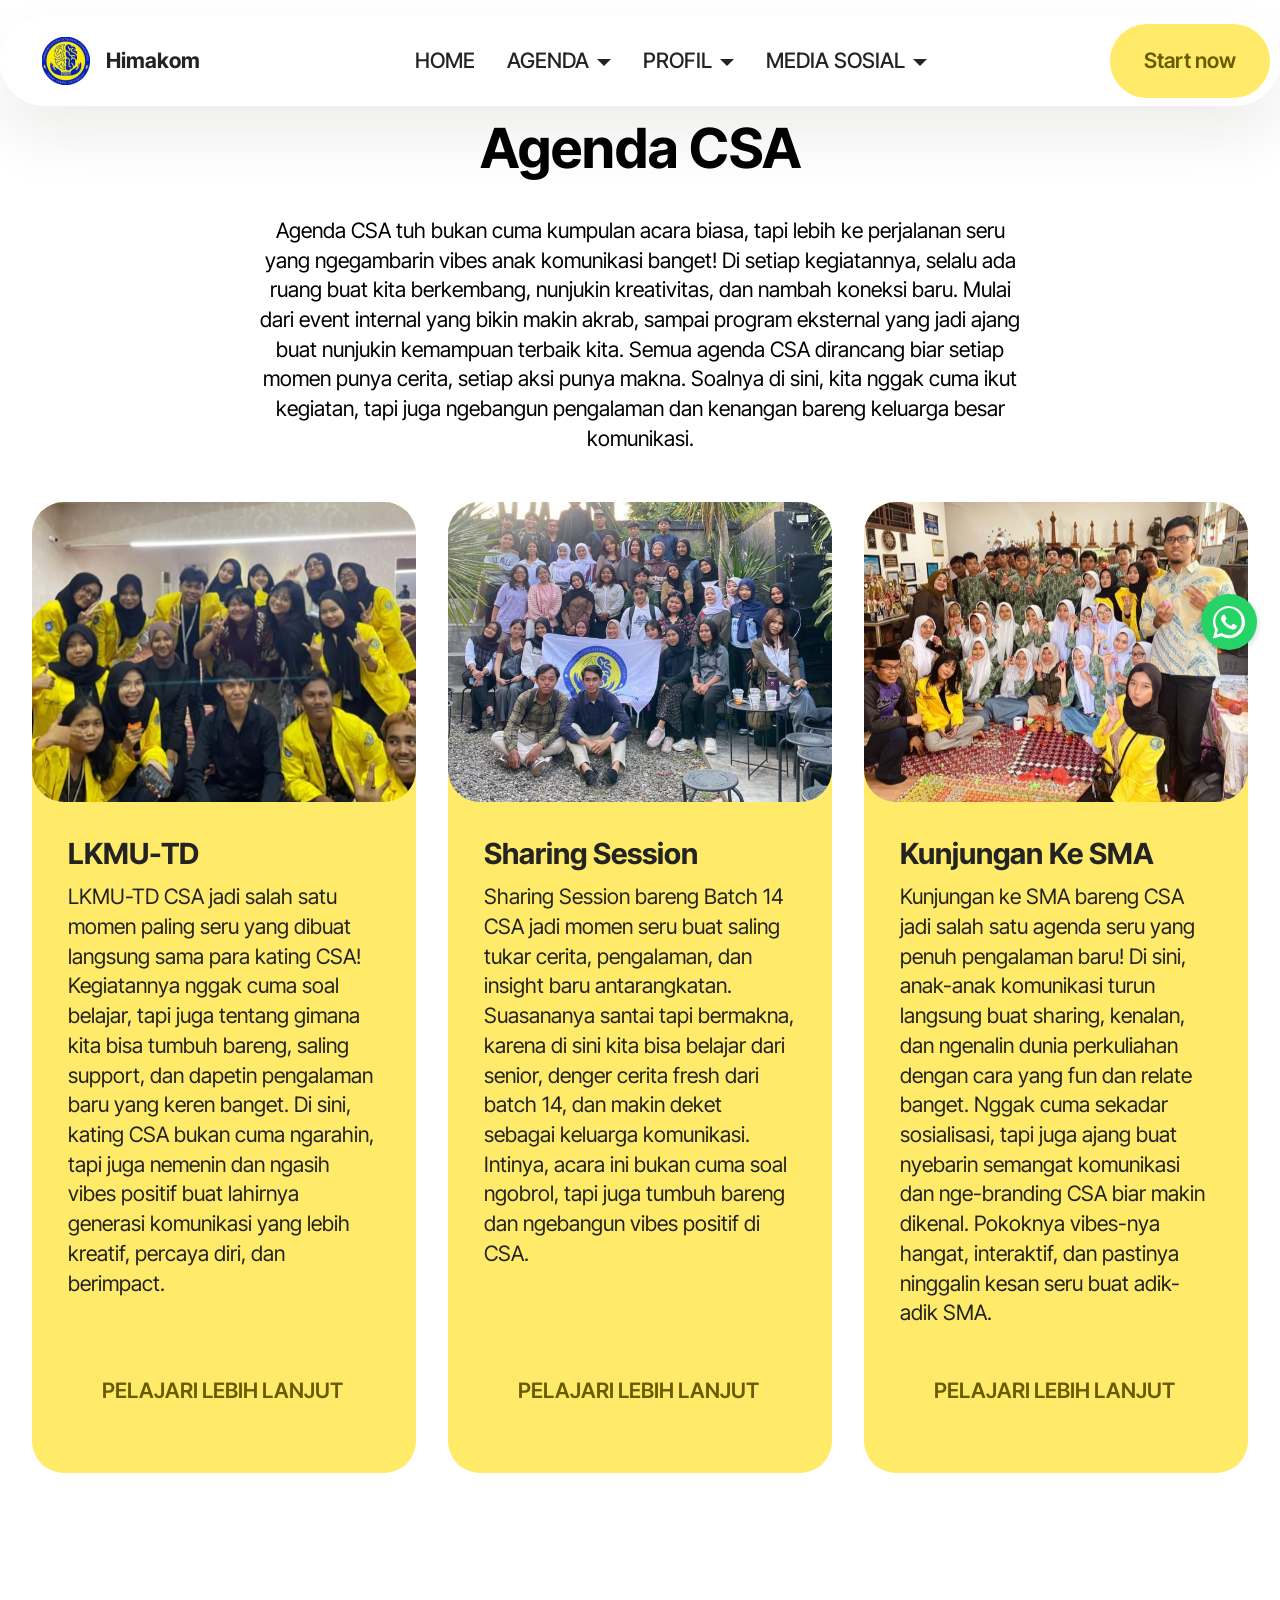
<file: page.html>
<!DOCTYPE html>
<html  >
<head>
  <!-- Site made with Mobirise Website Builder v6.1.4, https://mobirise.com -->
  <meta charset="UTF-8">
  <meta http-equiv="X-UA-Compatible" content="IE=edge">
  <meta name="generator" content="Mobirise v6.1.4, mobirise.com">
  <meta name="viewport" content="width=device-width, initial-scale=1, minimum-scale=1">
  <link rel="shortcut icon" href="assets/images/download-removebg-preview-96x96.png" type="image/x-icon">
  <meta name="description" content="">
  
  
  <title>AGENDA</title>
  <link rel="stylesheet" href="assets/web/assets/mobirise-icons2/mobirise2.css">
  <link rel="stylesheet" href="assets/bootstrap/css/bootstrap.min.css">
  <link rel="stylesheet" href="assets/animatecss/animate.css">
  <link rel="stylesheet" href="assets/dropdown/css/style.css">
  <link rel="stylesheet" href="assets/theme/css/style.css">
  <link rel="preload" href="https://fonts.googleapis.com/css?family=Inter+Tight:100,200,300,400,500,600,700,800,900,100i,200i,300i,400i,500i,600i,700i,800i,900i&display=swap" as="style" onload="this.onload=null;this.rel='stylesheet'">
  <noscript><link rel="stylesheet" href="https://fonts.googleapis.com/css?family=Inter+Tight:100,200,300,400,500,600,700,800,900,100i,200i,300i,400i,500i,600i,700i,800i,900i&display=swap"></noscript>
  <link rel="preload" as="style" href="assets/mobirise/css/mbr-additional.css?v=FjbuAp"><link rel="stylesheet" href="assets/mobirise/css/mbr-additional.css?v=FjbuAp" type="text/css">

  
  
  
</head>
<body>

<!-- Analytics -->
<!-- Google tag (gtag.js) -->
<script async src="https://www.googletagmanager.com/gtag/js?id=G-7Z48MQ5RSN"></script>
<script>
  window.dataLayer = window.dataLayer || [];
  function gtag(){dataLayer.push(arguments);}
  gtag('js', new Date());

  gtag('config', 'G-7Z48MQ5RSN');
</script>
<!-- /Analytics -->


  
  <section data-bs-version="5.1" class="menu menu2 cid-tJS6tZXiPa" once="menu" id="menu02-1r">
	

	<nav class="navbar navbar-dropdown navbar-fixed-top navbar-expand-lg">
		<div class="container">
			<div class="navbar-brand">
				<span class="navbar-logo">
					<a href="https://mobirise.com">
						<img src="assets/images/download-removebg-preview-96x96.png" alt="Mobirise Website Builder" style="height: 3rem;">
					</a>
				</span>
				<span class="navbar-caption-wrap"><a class="navbar-caption text-black text-primary display-4" href="index.html">Himakom</a></span>
			</div>
			<button class="navbar-toggler" type="button" data-toggle="collapse" data-bs-toggle="collapse" data-target="#navbarSupportedContent" data-bs-target="#navbarSupportedContent" aria-controls="navbarNavAltMarkup" aria-expanded="false" aria-label="Toggle navigation">
				<div class="hamburger">
					<span></span>
					<span></span>
					<span></span>
					<span></span>
				</div>
			</button>
			<div class="collapse navbar-collapse" id="navbarSupportedContent">
				<ul class="navbar-nav nav-dropdown" data-app-modern-menu="true"><li class="nav-item"><a class="nav-link link text-black text-primary display-4" href="page1.html">HOME</a></li><li class="nav-item dropdown">
						<a class="nav-link link text-black text-primary dropdown-toggle display-4" href="page.html" aria-expanded="false" data-toggle="dropdown-submenu" data-bs-toggle="dropdown" data-bs-auto-close="outside">AGENDA</a><div class="dropdown-menu" aria-labelledby="dropdown-629"><a class="text-black text-primary show dropdown-item display-4" href="page.html">Agenda</a><a class="text-black text-primary dropdown-item display-4" href="page2.html">MOMENT FOTO CSA</a><a class="text-black text-primary show dropdown-item display-4" href="page5.html">VIDEO</a></div>
					</li><li class="nav-item dropdown"><a class="nav-link link text-black text-primary dropdown-toggle display-4" href="page4.html" target="_blank" data-toggle="dropdown-submenu" data-bs-toggle="dropdown" data-bs-auto-close="outside" aria-expanded="false">PROFIL</a><div class="dropdown-menu" aria-labelledby="dropdown-745"><a class="text-black text-primary show dropdown-item display-4" href="page4.html" target="_blank">profil</a><a class="text-black text-primary dropdown-item display-4" href="page3.html" target="_blank">STRUKTUR</a></div></li>
					
					<li class="nav-item dropdown"><a class="nav-link link text-black text-primary dropdown-toggle display-4" href="page8.html" data-toggle="dropdown-submenu" data-bs-toggle="dropdown" data-bs-auto-close="outside" aria-expanded="false">MEDIA SOSIAL</a><div class="dropdown-menu" aria-labelledby="dropdown-162"><a class="text-black text-primary show dropdown-item display-4" href="page9.html#social04-3f">media sosial</a><a class="text-black text-primary dropdown-item display-4" href="page7.html">CONTACTS</a></div></li></ul>
				
				<div class="navbar-buttons mbr-section-btn"><a class="btn btn-primary display-4" href="page10.html"> Start now</a></div>
			</div>
		</div>
	</nav>
</section>

<section data-bs-version="5.1" class="features4 cid-v3cdDOmrNW" id="features04-24">
	
	
	<div class="container">
		<div class="row justify-content-center">
			<div class="col-12 content-head">
				<div class="mbr-section-head mb-5">
					<h4 class="mbr-section-title mbr-fonts-style align-center mb-0 display-2"><strong>Agenda CSA</strong></h4>
					<h5 class="mbr-section-subtitle mbr-fonts-style align-center mb-0 mt-4 display-7">Agenda CSA tuh bukan cuma kumpulan acara biasa, tapi lebih ke perjalanan seru yang ngegambarin vibes anak komunikasi banget! Di setiap kegiatannya, selalu ada ruang buat kita berkembang, nunjukin kreativitas, dan nambah koneksi baru. Mulai dari event internal yang bikin makin akrab, sampai program eksternal yang jadi ajang buat nunjukin kemampuan terbaik kita. Semua agenda CSA dirancang biar setiap momen punya cerita, setiap aksi punya makna. Soalnya di sini, kita nggak cuma ikut kegiatan, tapi juga ngebangun pengalaman dan kenangan bareng keluarga besar komunikasi.</h5>
					
				</div>
			</div>
		</div>
		<div class="row">
			<div class="item features-image col-12 col-md-6 col-lg-4">
				<div class="item-wrapper">
					<div class="item-img">
						<img src="assets/images/whatsapp20image202025-10-1720at2018.11.20201-702x527.jpeg" alt="Mobirise Website Builder">
					</div>
					<div class="item-content">
						<h5 class="item-title mbr-fonts-style display-5"><strong>LKMU-TD&nbsp;</strong></h5>
						
						<p class="mbr-text mbr-fonts-style display-7">
							LKMU-TD CSA jadi salah satu momen paling seru yang dibuat langsung sama para kating CSA! Kegiatannya nggak cuma soal belajar, tapi juga tentang gimana kita bisa tumbuh bareng, saling support, dan dapetin pengalaman baru yang keren banget. Di sini, kating CSA bukan cuma ngarahin, tapi juga nemenin dan ngasih vibes positif buat lahirnya generasi komunikasi yang lebih kreatif, percaya diri, dan berimpact.
						</p>
						<div class="mbr-section-btn item-footer"><a href="https://diazpermana.wordpress.com/2013/03/04/serba-serbi-kepemanduan-lkmm-td-benahi-motivasi-diri-jangan-asal-kontribusi/" class="btn item-btn btn-primary display-4">PELAJARI LEBIH LANJUT</a></div>
					</div>

				</div>
			</div>
			<div class="item features-image col-12 col-md-6 col-lg-4">
				<div class="item-wrapper">
					<div class="item-img">
						<img src="assets/images/whatsapp20image202025-10-1720at2018.11.19-702x936.jpeg" alt="Mobirise Website Builder">
					</div>
					<div class="item-content">
						<h5 class="item-title mbr-fonts-style display-5"><strong>Sharing Session</strong></h5>
						
						<p class="mbr-text mbr-fonts-style display-7">
							Sharing Session bareng Batch 14 CSA jadi momen seru buat saling tukar cerita, pengalaman, dan insight baru antarangkatan. Suasananya santai tapi bermakna, karena di sini kita bisa belajar dari senior, denger cerita fresh dari batch 14, dan makin deket sebagai keluarga komunikasi. Intinya, acara ini bukan cuma soal ngobrol, tapi juga tumbuh bareng dan ngebangun vibes positif di CSA.
						</p>
						<div class="mbr-section-btn item-footer"><a href="https://blog.rumahweb.com/sharing-session-artinya/" class="btn item-btn btn-primary display-4">PELAJARI LEBIH LANJUT</a></div>
					</div>
				</div>
			</div>
			<div class="item features-image col-12 col-md-6 col-lg-4">
				<div class="item-wrapper">
					<div class="item-img">
						<img src="assets/images/whatsapp20image202025-10-1720at2018.18.45-702x527.jpeg" alt="Mobirise Website Builder">
					</div>
					<div class="item-content">
						<h5 class="item-title mbr-fonts-style display-5"><strong>Kunjungan Ke SMA</strong></h5>
						
						<p class="mbr-text mbr-fonts-style display-7">
							Kunjungan ke SMA bareng CSA jadi salah satu agenda seru yang penuh pengalaman baru! Di sini, anak-anak komunikasi turun langsung buat sharing, kenalan, dan ngenalin dunia perkuliahan dengan cara yang fun dan relate banget. Nggak cuma sekadar sosialisasi, tapi juga ajang buat nyebarin semangat komunikasi dan nge-branding CSA biar makin dikenal. Pokoknya vibes-nya hangat, interaktif, dan pastinya ninggalin kesan seru buat adik-adik SMA.<br>
						</p>
						<div class="mbr-section-btn item-footer"><a href="https://www.sman2sidoarjo.sch.id/kunjungan-kampus-pengenalan-dunia-perkuliahan-bagi-siswa-kelas-xii/" class="btn item-btn btn-primary display-4">PELAJARI LEBIH LANJUT</a></div>
					</div>
				</div>
			</div>
		</div>
	</div>
</section>

<section data-bs-version="5.1" class="_customHTML cid-v3cooQqRX9" id="design-block-2s">


<div>
  <div class="whatsapp-wrapper">
    <a target="_blank" href="https://api.whatsapp.com/send?phone=+6285693241307&text=Hi! I would like some information." class="whatsapp-button tooltip-left" data-tooltip="Write us on WhatsApp" style="background-color: #25d366;">
      <svg xmlns="http://www.w3.org/2000/svg" viewBox="0 0 32 32" width="40" height="40" fill="#ffffff">
        <path d="M16.002 3.2c-7.046 0-12.8 5.754-12.8 12.8a12.736 12.736 0 0 0 1.734 6.448l-1.861 6.821 7.002-1.835a12.726 12.726 0 0 0 5.925 1.506c7.046 0 12.8-5.754 12.8-12.8s-5.754-12.8-12.8-12.8zm0 23.36a10.57 10.57 0 0 1-5.334-1.446l-0.382-0.228-4.158 1.092 1.109-4.03-0.248-0.394a10.562 10.562 0 1 1 19.171-5.564 10.588 10.588 0 0 1-10.158 10.57zm5.692-7.998c-0.311-0.157-1.836-0.909-2.121-1.014-0.284-0.104-0.492-0.157-0.7 0.157s-0.803 1.014-0.984 1.223c-0.18 0.209-0.361 0.236-0.673 0.079-0.311-0.157-1.314-0.485-2.503-1.545-0.924-0.825-1.548-1.845-1.728-2.156-0.18-0.311-0.019-0.48 0.135-0.634 0.139-0.138 0.311-0.36 0.466-0.54 0.157-0.18 0.209-0.31 0.312-0.519 0.104-0.209 0.052-0.393-0.026-0.55-0.078-0.157-0.7-1.686-0.959-2.318-0.252-0.605-0.508-0.524-0.7-0.534-0.182-0.009-0.391-0.009-0.6-0.009s-0.55 0.079-0.837 0.393c-0.287 0.314-1.096 1.072-1.096 2.614s1.122 3.031 1.278 3.239c0.157 0.209 2.21 3.371 5.356 4.724 0.749 0.323 1.333 0.516 1.788 0.66 0.752 0.239 1.436 0.205 1.977 0.124 0.603-0.089 1.836-0.749 2.096-1.472s0.26-1.342 0.182-1.472c-0.078-0.13-0.287-0.209-0.6-0.36z"></path>
      </svg>
    </a>
  </div>
</div>

  <div style="padding:5rem; background:#c2c2c2;" class="hidden">
    <div class="align-center">
        <svg xmlns="http://www.w3.org/2000/svg" xmlns:xlink="http://www.w3.org/1999/xlink" version="1.1" width="100" height="100" viewBox="0 0 256 256" xml:space="preserve">
  <g style="stroke: none; stroke-width: 0; stroke-dasharray: none; stroke-linecap: butt; stroke-linejoin: miter; stroke-miterlimit: 10; fill: none; fill-rule: nonzero; opacity: 1;" transform="translate(1.4065934065934016 1.4065934065934016) scale(2.81 2.81)">
  <circle cx="45" cy="45" r="45" style="stroke: none; stroke-width: 1; stroke-dasharray: none; stroke-linecap: butt; stroke-linejoin: miter; stroke-miterlimit: 10; fill: rgb(42,181,64); fill-rule: nonzero; opacity: 1;" transform="  matrix(1 0 0 1 0 0) "></circle>
  <path d="M 16.138 44.738 c -0.002 5.106 1.332 10.091 3.869 14.485 l -4.112 15.013 l 15.365 -4.029 c 4.233 2.309 8.999 3.525 13.85 3.527 h 0.012 c 15.973 0 28.976 -12.999 28.983 -28.974 c 0.003 -7.742 -3.01 -15.022 -8.481 -20.498 c -5.472 -5.476 -12.749 -8.494 -20.502 -8.497 C 29.146 15.765 16.145 28.762 16.138 44.738 M 25.288 58.466 l -0.574 -0.911 c -2.412 -3.834 -3.685 -8.266 -3.683 -12.816 c 0.005 -13.278 10.811 -24.081 24.099 -24.081 c 6.435 0.003 12.482 2.511 17.031 7.062 c 4.548 4.552 7.051 10.603 7.05 17.037 C 69.205 58.036 58.399 68.84 45.121 68.84 h -0.009 c -4.323 -0.003 -8.563 -1.163 -12.261 -3.357 l -0.88 -0.522 l -9.118 2.391 L 25.288 58.466 z M 45.122 73.734 L 45.122 73.734 L 45.122 73.734 C 45.122 73.734 45.121 73.734 45.122 73.734" style="stroke: none; stroke-width: 1; stroke-dasharray: none; stroke-linecap: butt; stroke-linejoin: miter; stroke-miterlimit: 10; fill: rgb(255,255,255); fill-rule: nonzero; opacity: 1;" transform=" matrix(1 0 0 1 0 0) " stroke-linecap="round"></path>
  <path d="M 37.878 32.624 c -0.543 -1.206 -1.113 -1.23 -1.63 -1.251 c -0.422 -0.018 -0.905 -0.017 -1.388 -0.017 c -0.483 0 -1.268 0.181 -1.931 0.906 c -0.664 0.725 -2.535 2.477 -2.535 6.039 c 0 3.563 2.595 7.006 2.957 7.49 c 0.362 0.483 5.01 8.028 12.37 10.931 c 6.118 2.412 7.362 1.933 8.69 1.812 c 1.328 -0.121 4.285 -1.751 4.888 -3.442 c 0.604 -1.691 0.604 -3.14 0.423 -3.443 c -0.181 -0.302 -0.664 -0.483 -1.388 -0.845 c -0.724 -0.362 -4.285 -2.114 -4.948 -2.356 c -0.664 -0.241 -1.147 -0.362 -1.63 0.363 c -0.483 0.724 -1.87 2.355 -2.292 2.838 c -0.422 0.484 -0.845 0.544 -1.569 0.182 c -0.724 -0.363 -3.057 -1.127 -5.824 -3.594 c -2.153 -1.92 -3.606 -4.29 -4.029 -5.015 c -0.422 -0.724 -0.045 -1.116 0.318 -1.477 c 0.325 -0.324 0.724 -0.846 1.087 -1.268 c 0.361 -0.423 0.482 -0.725 0.723 -1.208 c 0.242 -0.483 0.121 -0.906 -0.06 -1.269 C 39.929 37.637 38.522 34.056 37.878 32.624" style="stroke: none; stroke-width: 1; stroke-dasharray: none; stroke-linecap: butt; stroke-linejoin: miter; stroke-miterlimit: 10; fill: rgb(255,255,255); fill-rule: nonzero; opacity: 1;" transform=" matrix(1 0 0 1 0 0) " stroke-linecap="round"></path>
  </g>
  </svg>
      <p>
        <br><br><br><strong>Whatsapp Button</strong><br><br>
        Click the gear icon to configure.<br>this text will be removed in preview/public<br><br>
      </p>
    </div>
  </div>

</section><section class="display-7" style="padding: 0;align-items: center;justify-content: center;flex-wrap: wrap;    align-content: center;display: flex;position: relative;height: 4rem;"><a href="https://mobiri.se/4271577" style="flex: 1 1;height: 4rem;position: absolute;width: 100%;z-index: 1;"><img alt="" style="height: 4rem;" src="[data-uri]"></a><p style="margin: 0;text-align: center;" class="display-7">&#8204;</p><a style="z-index:1" href="https://mobirise.com">Mobirise.com </a></section><script src="assets/bootstrap/js/bootstrap.bundle.min.js"></script>  <script src="assets/smoothscroll/smooth-scroll.js"></script>  <script src="assets/ytplayer/index.js"></script>  <script src="assets/dropdown/js/navbar-dropdown.js"></script>  <script src="assets/theme/js/script.js"></script>  
  
  
  <input name="animation" type="hidden">
  </body>
</html>
</file>
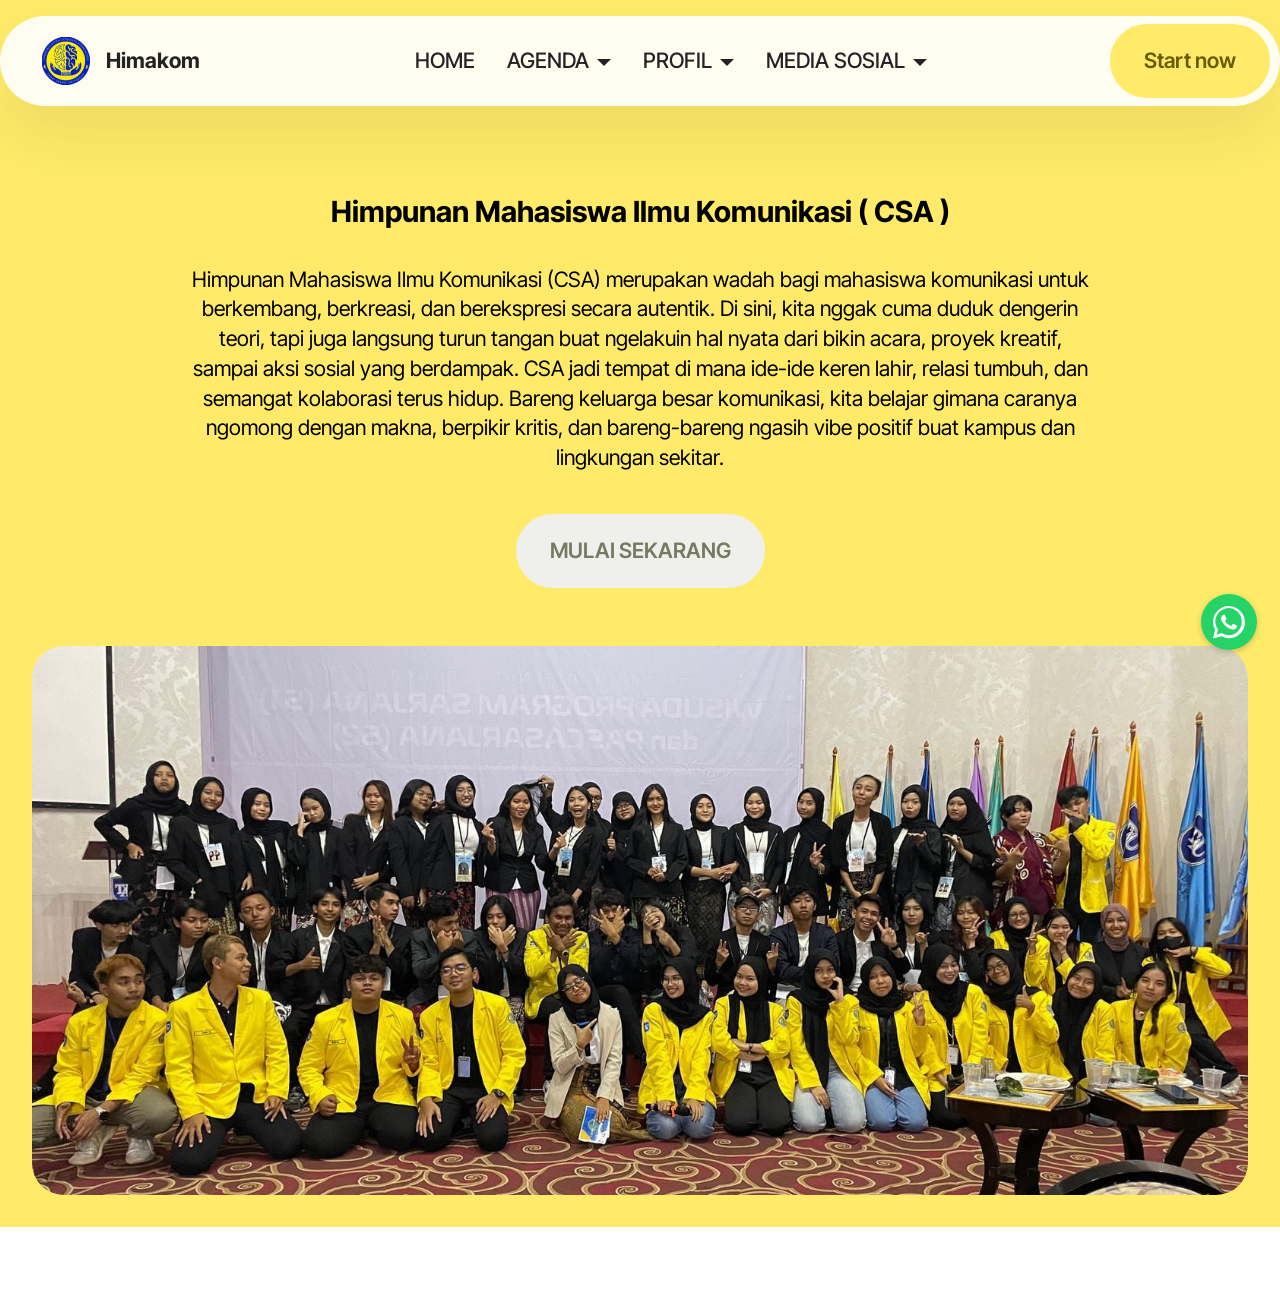
<file: page1.html>
<!DOCTYPE html>
<html  >
<head>
  <!-- Site made with Mobirise Website Builder v6.1.4, https://mobirise.com -->
  <meta charset="UTF-8">
  <meta http-equiv="X-UA-Compatible" content="IE=edge">
  <meta name="generator" content="Mobirise v6.1.4, mobirise.com">
  <meta name="viewport" content="width=device-width, initial-scale=1, minimum-scale=1">
  <link rel="shortcut icon" href="assets/images/download-removebg-preview-96x96.png" type="image/x-icon">
  <meta name="description" content="">
  
  
  <title>HOME</title>
  <link rel="stylesheet" href="assets/web/assets/mobirise-icons2/mobirise2.css">
  <link rel="stylesheet" href="assets/bootstrap/css/bootstrap.min.css">
  <link rel="stylesheet" href="assets/animatecss/animate.css">
  <link rel="stylesheet" href="assets/dropdown/css/style.css">
  <link rel="stylesheet" href="assets/theme/css/style.css">
  <link rel="preload" href="https://fonts.googleapis.com/css?family=Inter+Tight:100,200,300,400,500,600,700,800,900,100i,200i,300i,400i,500i,600i,700i,800i,900i&display=swap" as="style" onload="this.onload=null;this.rel='stylesheet'">
  <noscript><link rel="stylesheet" href="https://fonts.googleapis.com/css?family=Inter+Tight:100,200,300,400,500,600,700,800,900,100i,200i,300i,400i,500i,600i,700i,800i,900i&display=swap"></noscript>
  <link rel="preload" as="style" href="assets/mobirise/css/mbr-additional.css?v=1Vn3YE"><link rel="stylesheet" href="assets/mobirise/css/mbr-additional.css?v=1Vn3YE" type="text/css">

  
  
  
</head>
<body>

<!-- Analytics -->
<!-- Google tag (gtag.js) -->
<script async src="https://www.googletagmanager.com/gtag/js?id=G-7Z48MQ5RSN"></script>
<script>
  window.dataLayer = window.dataLayer || [];
  function gtag(){dataLayer.push(arguments);}
  gtag('js', new Date());

  gtag('config', 'G-7Z48MQ5RSN');
</script>
<!-- /Analytics -->


  
  <section data-bs-version="5.1" class="menu menu2 cid-tJS6tZXiPa" once="menu" id="menu02-2h">
	

	<nav class="navbar navbar-dropdown navbar-fixed-top navbar-expand-lg">
		<div class="container">
			<div class="navbar-brand">
				<span class="navbar-logo">
					<a href="https://mobirise.com">
						<img src="assets/images/download-removebg-preview-96x96.png" alt="Mobirise Website Builder" style="height: 3rem;">
					</a>
				</span>
				<span class="navbar-caption-wrap"><a class="navbar-caption text-black text-primary display-4" href="index.html">Himakom</a></span>
			</div>
			<button class="navbar-toggler" type="button" data-toggle="collapse" data-bs-toggle="collapse" data-target="#navbarSupportedContent" data-bs-target="#navbarSupportedContent" aria-controls="navbarNavAltMarkup" aria-expanded="false" aria-label="Toggle navigation">
				<div class="hamburger">
					<span></span>
					<span></span>
					<span></span>
					<span></span>
				</div>
			</button>
			<div class="collapse navbar-collapse" id="navbarSupportedContent">
				<ul class="navbar-nav nav-dropdown" data-app-modern-menu="true"><li class="nav-item"><a class="nav-link link text-black text-primary display-4" href="page1.html">HOME</a></li><li class="nav-item dropdown">
						<a class="nav-link link text-black text-primary dropdown-toggle display-4" href="page.html" aria-expanded="false" data-toggle="dropdown-submenu" data-bs-toggle="dropdown" data-bs-auto-close="outside">AGENDA</a><div class="dropdown-menu" aria-labelledby="dropdown-629"><a class="text-black text-primary show dropdown-item display-4" href="page.html">Agenda</a><a class="text-black text-primary dropdown-item display-4" href="page2.html">MOMENT FOTO CSA</a><a class="text-black text-primary show dropdown-item display-4" href="page5.html">VIDEO</a></div>
					</li><li class="nav-item dropdown"><a class="nav-link link text-black text-primary dropdown-toggle display-4" href="page4.html" target="_blank" data-toggle="dropdown-submenu" data-bs-toggle="dropdown" data-bs-auto-close="outside" aria-expanded="false">PROFIL</a><div class="dropdown-menu" aria-labelledby="dropdown-745"><a class="text-black text-primary show dropdown-item display-4" href="page4.html" target="_blank">profil</a><a class="text-black text-primary dropdown-item display-4" href="page3.html" target="_blank">STRUKTUR</a></div></li>
					
					<li class="nav-item dropdown"><a class="nav-link link text-black text-primary dropdown-toggle display-4" href="page8.html" data-toggle="dropdown-submenu" data-bs-toggle="dropdown" data-bs-auto-close="outside" aria-expanded="false">MEDIA SOSIAL</a><div class="dropdown-menu" aria-labelledby="dropdown-162"><a class="text-black text-primary show dropdown-item display-4" href="page9.html#social04-3f">media sosial</a><a class="text-black text-primary dropdown-item display-4" href="page7.html">CONTACTS</a></div></li></ul>
				
				<div class="navbar-buttons mbr-section-btn"><a class="btn btn-primary display-4" href="page10.html"> Start now</a></div>
			</div>
		</div>
	</nav>
</section>

<section data-bs-version="5.1" class="header5 cid-v3sT8ltRQQ" id="header05-37">
	

	
	
	<div class="topbg"></div>
	<div class="align-center container">
		<div class="row justify-content-center">
			<div class="col-md-12 col-lg-9">
				<h1 class="mbr-section-title mbr-fonts-style mb-4 display-5"><strong>Himpunan Mahasiswa Ilmu Komunikasi ( CSA )</strong></h1>
				<p class="mbr-text mbr-fonts-style mb-4 display-7">Himpunan Mahasiswa Ilmu Komunikasi (CSA) merupakan wadah bagi mahasiswa komunikasi untuk berkembang, berkreasi, dan berekspresi secara autentik. Di sini, kita nggak cuma duduk dengerin teori, tapi juga langsung turun tangan buat ngelakuin hal nyata dari bikin acara, proyek kreatif, sampai aksi sosial yang berdampak. CSA jadi tempat di mana ide-ide keren lahir, relasi tumbuh, dan semangat kolaborasi terus hidup. Bareng keluarga besar komunikasi, kita belajar gimana caranya ngomong dengan makna, berpikir kritis, dan bareng-bareng ngasih vibe positif buat kampus dan lingkungan sekitar.</p>
				<div class="mbr-section-btn mt-3"><a class="btn btn-white display-4" href="index.html#form02-6">MULAI SEKARANG</a></div>
			</div>
		</div>
		<div class="row mt-5 justify-content-center">
			<div class="col-12 col-lg-12">
				<img src="assets/images/whatsapp20image202025-10-1720at2017.52.34-1600x1200.jpeg" alt="Mobirise Website Builder" title="">
			</div>
		</div>
	</div>
</section>

<section data-bs-version="5.1" class="_customHTML cid-v3sT9nuyPK" id="design-block-38">


<div>
  <div class="whatsapp-wrapper">
    <a target="_blank" href="https://api.whatsapp.com/send?phone=+6285693241307&text=Hi! I would like some information." class="whatsapp-button tooltip-left" data-tooltip="Write us on WhatsApp" style="background-color: #25d366;">
      <svg xmlns="http://www.w3.org/2000/svg" viewBox="0 0 32 32" width="40" height="40" fill="#ffffff">
        <path d="M16.002 3.2c-7.046 0-12.8 5.754-12.8 12.8a12.736 12.736 0 0 0 1.734 6.448l-1.861 6.821 7.002-1.835a12.726 12.726 0 0 0 5.925 1.506c7.046 0 12.8-5.754 12.8-12.8s-5.754-12.8-12.8-12.8zm0 23.36a10.57 10.57 0 0 1-5.334-1.446l-0.382-0.228-4.158 1.092 1.109-4.03-0.248-0.394a10.562 10.562 0 1 1 19.171-5.564 10.588 10.588 0 0 1-10.158 10.57zm5.692-7.998c-0.311-0.157-1.836-0.909-2.121-1.014-0.284-0.104-0.492-0.157-0.7 0.157s-0.803 1.014-0.984 1.223c-0.18 0.209-0.361 0.236-0.673 0.079-0.311-0.157-1.314-0.485-2.503-1.545-0.924-0.825-1.548-1.845-1.728-2.156-0.18-0.311-0.019-0.48 0.135-0.634 0.139-0.138 0.311-0.36 0.466-0.54 0.157-0.18 0.209-0.31 0.312-0.519 0.104-0.209 0.052-0.393-0.026-0.55-0.078-0.157-0.7-1.686-0.959-2.318-0.252-0.605-0.508-0.524-0.7-0.534-0.182-0.009-0.391-0.009-0.6-0.009s-0.55 0.079-0.837 0.393c-0.287 0.314-1.096 1.072-1.096 2.614s1.122 3.031 1.278 3.239c0.157 0.209 2.21 3.371 5.356 4.724 0.749 0.323 1.333 0.516 1.788 0.66 0.752 0.239 1.436 0.205 1.977 0.124 0.603-0.089 1.836-0.749 2.096-1.472s0.26-1.342 0.182-1.472c-0.078-0.13-0.287-0.209-0.6-0.36z"></path>
      </svg>
    </a>
  </div>
</div>

  <div style="padding:5rem; background:#c2c2c2;" class="hidden">
    <div class="align-center">
        <svg xmlns="http://www.w3.org/2000/svg" xmlns:xlink="http://www.w3.org/1999/xlink" version="1.1" width="100" height="100" viewBox="0 0 256 256" xml:space="preserve">
  <g style="stroke: none; stroke-width: 0; stroke-dasharray: none; stroke-linecap: butt; stroke-linejoin: miter; stroke-miterlimit: 10; fill: none; fill-rule: nonzero; opacity: 1;" transform="translate(1.4065934065934016 1.4065934065934016) scale(2.81 2.81)">
  <circle cx="45" cy="45" r="45" style="stroke: none; stroke-width: 1; stroke-dasharray: none; stroke-linecap: butt; stroke-linejoin: miter; stroke-miterlimit: 10; fill: rgb(42,181,64); fill-rule: nonzero; opacity: 1;" transform="  matrix(1 0 0 1 0 0) "></circle>
  <path d="M 16.138 44.738 c -0.002 5.106 1.332 10.091 3.869 14.485 l -4.112 15.013 l 15.365 -4.029 c 4.233 2.309 8.999 3.525 13.85 3.527 h 0.012 c 15.973 0 28.976 -12.999 28.983 -28.974 c 0.003 -7.742 -3.01 -15.022 -8.481 -20.498 c -5.472 -5.476 -12.749 -8.494 -20.502 -8.497 C 29.146 15.765 16.145 28.762 16.138 44.738 M 25.288 58.466 l -0.574 -0.911 c -2.412 -3.834 -3.685 -8.266 -3.683 -12.816 c 0.005 -13.278 10.811 -24.081 24.099 -24.081 c 6.435 0.003 12.482 2.511 17.031 7.062 c 4.548 4.552 7.051 10.603 7.05 17.037 C 69.205 58.036 58.399 68.84 45.121 68.84 h -0.009 c -4.323 -0.003 -8.563 -1.163 -12.261 -3.357 l -0.88 -0.522 l -9.118 2.391 L 25.288 58.466 z M 45.122 73.734 L 45.122 73.734 L 45.122 73.734 C 45.122 73.734 45.121 73.734 45.122 73.734" style="stroke: none; stroke-width: 1; stroke-dasharray: none; stroke-linecap: butt; stroke-linejoin: miter; stroke-miterlimit: 10; fill: rgb(255,255,255); fill-rule: nonzero; opacity: 1;" transform=" matrix(1 0 0 1 0 0) " stroke-linecap="round"></path>
  <path d="M 37.878 32.624 c -0.543 -1.206 -1.113 -1.23 -1.63 -1.251 c -0.422 -0.018 -0.905 -0.017 -1.388 -0.017 c -0.483 0 -1.268 0.181 -1.931 0.906 c -0.664 0.725 -2.535 2.477 -2.535 6.039 c 0 3.563 2.595 7.006 2.957 7.49 c 0.362 0.483 5.01 8.028 12.37 10.931 c 6.118 2.412 7.362 1.933 8.69 1.812 c 1.328 -0.121 4.285 -1.751 4.888 -3.442 c 0.604 -1.691 0.604 -3.14 0.423 -3.443 c -0.181 -0.302 -0.664 -0.483 -1.388 -0.845 c -0.724 -0.362 -4.285 -2.114 -4.948 -2.356 c -0.664 -0.241 -1.147 -0.362 -1.63 0.363 c -0.483 0.724 -1.87 2.355 -2.292 2.838 c -0.422 0.484 -0.845 0.544 -1.569 0.182 c -0.724 -0.363 -3.057 -1.127 -5.824 -3.594 c -2.153 -1.92 -3.606 -4.29 -4.029 -5.015 c -0.422 -0.724 -0.045 -1.116 0.318 -1.477 c 0.325 -0.324 0.724 -0.846 1.087 -1.268 c 0.361 -0.423 0.482 -0.725 0.723 -1.208 c 0.242 -0.483 0.121 -0.906 -0.06 -1.269 C 39.929 37.637 38.522 34.056 37.878 32.624" style="stroke: none; stroke-width: 1; stroke-dasharray: none; stroke-linecap: butt; stroke-linejoin: miter; stroke-miterlimit: 10; fill: rgb(255,255,255); fill-rule: nonzero; opacity: 1;" transform=" matrix(1 0 0 1 0 0) " stroke-linecap="round"></path>
  </g>
  </svg>
      <p>
        <br><br><br><strong>Whatsapp Button</strong><br><br>
        Click the gear icon to configure.<br>this text will be removed in preview/public<br><br>
      </p>
    </div>
  </div>

</section><section class="display-7" style="padding: 0;align-items: center;justify-content: center;flex-wrap: wrap;    align-content: center;display: flex;position: relative;height: 4rem;"><a href="https://mobiri.se/4271577" style="flex: 1 1;height: 4rem;position: absolute;width: 100%;z-index: 1;"><img alt="" style="height: 4rem;" src="[data-uri]"></a><p style="margin: 0;text-align: center;" class="display-7">&#8204;</p><a style="z-index:1" href="https://mobirise.com/builder/ai-website-generator.html">AI Website Generator</a></section><script src="assets/bootstrap/js/bootstrap.bundle.min.js"></script>  <script src="assets/smoothscroll/smooth-scroll.js"></script>  <script src="assets/ytplayer/index.js"></script>  <script src="assets/dropdown/js/navbar-dropdown.js"></script>  <script src="assets/theme/js/script.js"></script>  
  
  
  <input name="animation" type="hidden">
  </body>
</html>
</file>
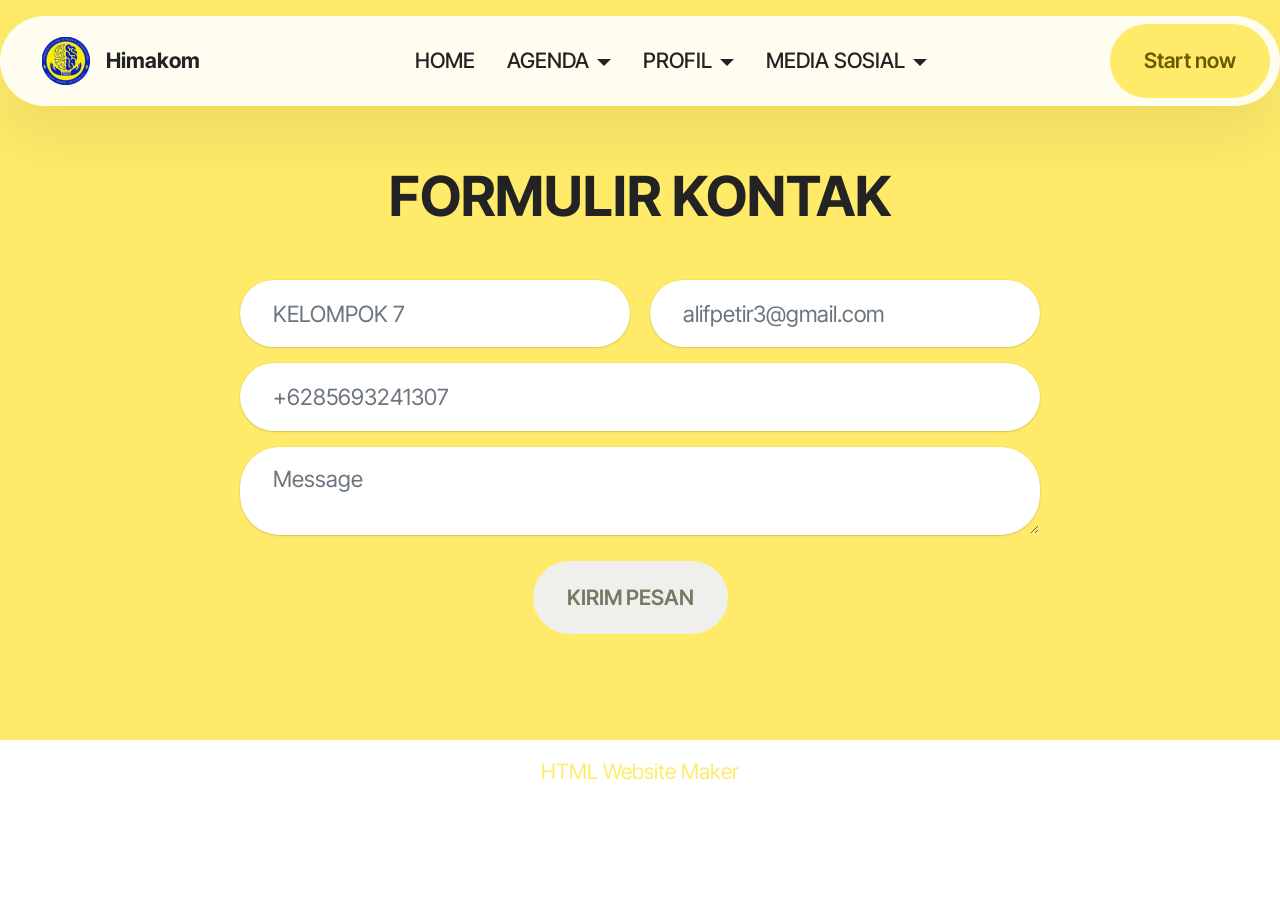
<file: page10.html>
<!DOCTYPE html>
<html  >
<head>
  <!-- Site made with Mobirise Website Builder v6.1.4, https://mobirise.com -->
  <meta charset="UTF-8">
  <meta http-equiv="X-UA-Compatible" content="IE=edge">
  <meta name="generator" content="Mobirise v6.1.4, mobirise.com">
  <meta name="viewport" content="width=device-width, initial-scale=1, minimum-scale=1">
  <link rel="shortcut icon" href="assets/images/download-removebg-preview-96x96.png" type="image/x-icon">
  <meta name="description" content="">
  
  
  <title>STAR NOW</title>
  <link rel="stylesheet" href="assets/web/assets/mobirise-icons2/mobirise2.css">
  <link rel="stylesheet" href="assets/bootstrap/css/bootstrap.min.css">
  <link rel="stylesheet" href="assets/animatecss/animate.css">
  <link rel="stylesheet" href="assets/dropdown/css/style.css">
  <link rel="stylesheet" href="assets/theme/css/style.css">
  <link rel="preload" href="https://fonts.googleapis.com/css?family=Inter+Tight:100,200,300,400,500,600,700,800,900,100i,200i,300i,400i,500i,600i,700i,800i,900i&display=swap" as="style" onload="this.onload=null;this.rel='stylesheet'">
  <noscript><link rel="stylesheet" href="https://fonts.googleapis.com/css?family=Inter+Tight:100,200,300,400,500,600,700,800,900,100i,200i,300i,400i,500i,600i,700i,800i,900i&display=swap"></noscript>
  <link rel="preload" as="style" href="assets/mobirise/css/mbr-additional.css?v=G7oIm9"><link rel="stylesheet" href="assets/mobirise/css/mbr-additional.css?v=G7oIm9" type="text/css">

  
  
  
</head>
<body>

<!-- Analytics -->
<!-- Google tag (gtag.js) -->
<script async src="https://www.googletagmanager.com/gtag/js?id=G-7Z48MQ5RSN"></script>
<script>
  window.dataLayer = window.dataLayer || [];
  function gtag(){dataLayer.push(arguments);}
  gtag('js', new Date());

  gtag('config', 'G-7Z48MQ5RSN');
</script>
<!-- /Analytics -->


  
  <section data-bs-version="5.1" class="menu menu2 cid-tJS6tZXiPa" once="menu" id="menu02-33">
	

	<nav class="navbar navbar-dropdown navbar-fixed-top navbar-expand-lg">
		<div class="container">
			<div class="navbar-brand">
				<span class="navbar-logo">
					<a href="https://mobirise.com">
						<img src="assets/images/download-removebg-preview-96x96.png" alt="Mobirise Website Builder" style="height: 3rem;">
					</a>
				</span>
				<span class="navbar-caption-wrap"><a class="navbar-caption text-black text-primary display-4" href="index.html">Himakom</a></span>
			</div>
			<button class="navbar-toggler" type="button" data-toggle="collapse" data-bs-toggle="collapse" data-target="#navbarSupportedContent" data-bs-target="#navbarSupportedContent" aria-controls="navbarNavAltMarkup" aria-expanded="false" aria-label="Toggle navigation">
				<div class="hamburger">
					<span></span>
					<span></span>
					<span></span>
					<span></span>
				</div>
			</button>
			<div class="collapse navbar-collapse" id="navbarSupportedContent">
				<ul class="navbar-nav nav-dropdown" data-app-modern-menu="true"><li class="nav-item"><a class="nav-link link text-black text-primary display-4" href="page1.html">HOME</a></li><li class="nav-item dropdown">
						<a class="nav-link link text-black text-primary dropdown-toggle display-4" href="page.html" aria-expanded="false" data-toggle="dropdown-submenu" data-bs-toggle="dropdown" data-bs-auto-close="outside">AGENDA</a><div class="dropdown-menu" aria-labelledby="dropdown-629"><a class="text-black text-primary show dropdown-item display-4" href="page.html">Agenda</a><a class="text-black text-primary dropdown-item display-4" href="page2.html">MOMENT FOTO CSA</a><a class="text-black text-primary show dropdown-item display-4" href="page5.html">VIDEO</a></div>
					</li><li class="nav-item dropdown"><a class="nav-link link text-black text-primary dropdown-toggle display-4" href="page4.html" target="_blank" data-toggle="dropdown-submenu" data-bs-toggle="dropdown" data-bs-auto-close="outside" aria-expanded="false">PROFIL</a><div class="dropdown-menu" aria-labelledby="dropdown-745"><a class="text-black text-primary show dropdown-item display-4" href="page4.html" target="_blank">profil</a><a class="text-black text-primary dropdown-item display-4" href="page3.html" target="_blank">STRUKTUR</a></div></li>
					
					<li class="nav-item dropdown"><a class="nav-link link text-black text-primary dropdown-toggle display-4" href="page8.html" data-toggle="dropdown-submenu" data-bs-toggle="dropdown" data-bs-auto-close="outside" aria-expanded="false">MEDIA SOSIAL</a><div class="dropdown-menu" aria-labelledby="dropdown-162"><a class="text-black text-primary show dropdown-item display-4" href="page9.html#social04-3f">media sosial</a><a class="text-black text-primary dropdown-item display-4" href="page7.html">CONTACTS</a></div></li></ul>
				
				<div class="navbar-buttons mbr-section-btn"><a class="btn btn-primary display-4" href="page10.html"> Start now</a></div>
			</div>
		</div>
	</nav>
</section>

<section data-bs-version="5.1" class="form5 cid-v3sREnAAKn" id="form02-35">
    
    
    <div class="container">
        <div class="mbr-section-head mb-5">
            <h3 class="mbr-section-title mbr-fonts-style align-center mb-0 display-2"><strong>FORMULIR KONTAK</strong></h3>
            
        </div>
        <div class="row justify-content-center mt-4">
            <div class="col-lg-8 mx-auto mbr-form" data-form-type="formoid">
                <form action="https://mobirise.eu/" method="POST" class="mbr-form form-with-styler" data-form-title="Form Name"><input type="hidden" name="email" data-form-email="true" value="b+aMX2JfmgHqyrHdxVdH2pI6AlhZfmZpaN3RO2b4gB92XRNHWIAtVCFVyuSIgZWZDCo6epKrbwlJ1ZsrVD1cSE6ygCAHsEVhuDVR1WE1EaLUxso4blECPZIbxtnupoOg">
                    <div class="row">
                        <div hidden="hidden" data-form-alert="" class="alert alert-success col-12">Thanks for filling out the form!</div>
                        <div hidden="hidden" data-form-alert-danger="" class="alert alert-danger col-12">
                            Oops...! some problem!
                        </div>
                    </div>
                    <div class="dragArea row">
                        <div class="col-md col-sm-12 form-group mb-3" data-for="name">
                            <input type="text" name="name" placeholder="KELOMPOK 7" data-form-field="name" class="form-control" value="" id="name-form02-35">
                        </div>
                        <div class="col-md col-sm-12 form-group mb-3" data-for="email">
                            <input type="email" name="email" placeholder="alifpetir3@gmail.com" data-form-field="email" class="form-control" value="" id="email-form02-35">
                        </div>
                        <div class="col-12 form-group mb-3" data-for="phone">
                            <input type="tel" name="phone" placeholder="+6285693241307" data-form-field="phone" class="form-control" value="" id="phone-form02-35">
                        </div>
                        <div class="col-12 form-group mb-3" data-for="textarea">
                            <textarea name="textarea" placeholder="Message" data-form-field="textarea" class="form-control" id="textarea-form02-35"></textarea>
                        </div>
                        <div class="col-lg-12 col-md-12 col-sm-12 align-center mbr-section-btn"><button type="submit" class="btn btn-white display-7">KIRIM PESAN</button></div>
                    </div>
                </form>
            </div>
        </div>
    </div>
</section><section class="display-7" style="padding: 0;align-items: center;justify-content: center;flex-wrap: wrap;    align-content: center;display: flex;position: relative;height: 4rem;"><a href="https://mobiri.se/4271577" style="flex: 1 1;height: 4rem;position: absolute;width: 100%;z-index: 1;"><img alt="" style="height: 4rem;" src="[data-uri]"></a><p style="margin: 0;text-align: center;" class="display-7">&#8204;</p><a style="z-index:1" href="https://mobirise.com/html-builder.html">HTML Website Maker</a></section><script src="assets/bootstrap/js/bootstrap.bundle.min.js"></script>  <script src="assets/smoothscroll/smooth-scroll.js"></script>  <script src="assets/ytplayer/index.js"></script>  <script src="assets/dropdown/js/navbar-dropdown.js"></script>  <script src="assets/theme/js/script.js"></script>  <script src="assets/formoid/formoid.min.js"></script>  
  
  
  <input name="animation" type="hidden">
  </body>
</html>
</file>
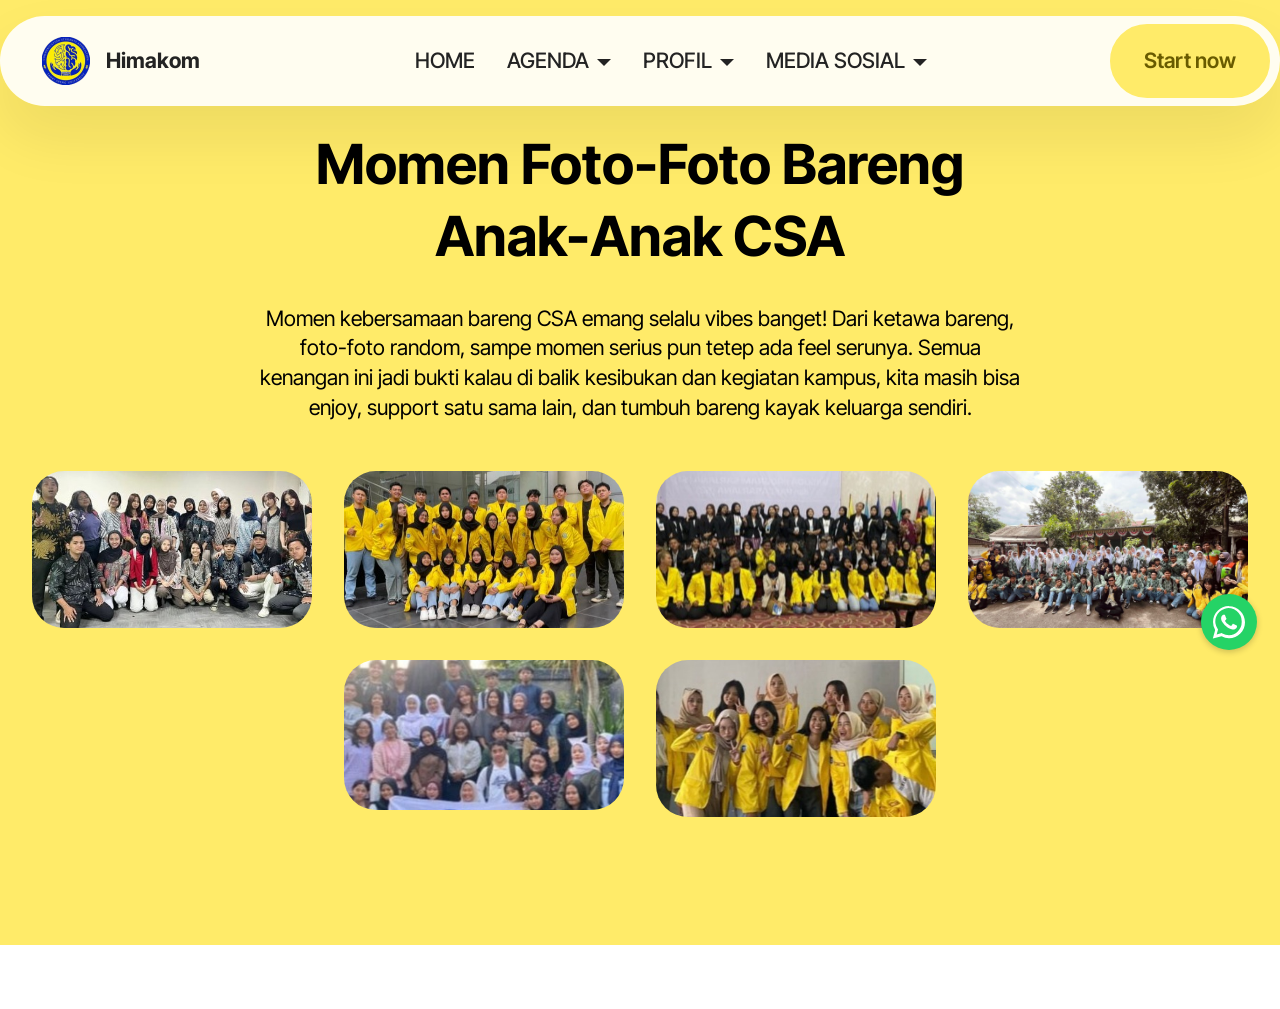
<file: page2.html>
<!DOCTYPE html>
<html  >
<head>
  <!-- Site made with Mobirise Website Builder v6.1.4, https://mobirise.com -->
  <meta charset="UTF-8">
  <meta http-equiv="X-UA-Compatible" content="IE=edge">
  <meta name="generator" content="Mobirise v6.1.4, mobirise.com">
  <meta name="viewport" content="width=device-width, initial-scale=1, minimum-scale=1">
  <link rel="shortcut icon" href="assets/images/download-removebg-preview-96x96.png" type="image/x-icon">
  <meta name="description" content="">
  
  
  <title>MOMENT FOTO CSA</title>
  <link rel="stylesheet" href="assets/web/assets/mobirise-icons2/mobirise2.css">
  <link rel="stylesheet" href="assets/bootstrap/css/bootstrap.min.css">
  <link rel="stylesheet" href="assets/animatecss/animate.css">
  <link rel="stylesheet" href="assets/dropdown/css/style.css">
  <link rel="stylesheet" href="assets/theme/css/style.css">
  <link rel="stylesheet" href="assets/gallery/style.css">
  <link rel="preload" href="https://fonts.googleapis.com/css?family=Inter+Tight:100,200,300,400,500,600,700,800,900,100i,200i,300i,400i,500i,600i,700i,800i,900i&display=swap" as="style" onload="this.onload=null;this.rel='stylesheet'">
  <noscript><link rel="stylesheet" href="https://fonts.googleapis.com/css?family=Inter+Tight:100,200,300,400,500,600,700,800,900,100i,200i,300i,400i,500i,600i,700i,800i,900i&display=swap"></noscript>
  <link rel="preload" as="style" href="assets/mobirise/css/mbr-additional.css?v=gczBIy"><link rel="stylesheet" href="assets/mobirise/css/mbr-additional.css?v=gczBIy" type="text/css">

  
  
  
</head>
<body>

<!-- Analytics -->
<!-- Google tag (gtag.js) -->
<script async src="https://www.googletagmanager.com/gtag/js?id=G-7Z48MQ5RSN"></script>
<script>
  window.dataLayer = window.dataLayer || [];
  function gtag(){dataLayer.push(arguments);}
  gtag('js', new Date());

  gtag('config', 'G-7Z48MQ5RSN');
</script>
<!-- /Analytics -->


  
  <section data-bs-version="5.1" class="menu menu2 cid-tJS6tZXiPa" once="menu" id="menu02-1i">
	

	<nav class="navbar navbar-dropdown navbar-fixed-top navbar-expand-lg">
		<div class="container">
			<div class="navbar-brand">
				<span class="navbar-logo">
					<a href="https://mobirise.com">
						<img src="assets/images/download-removebg-preview-96x96.png" alt="Mobirise Website Builder" style="height: 3rem;">
					</a>
				</span>
				<span class="navbar-caption-wrap"><a class="navbar-caption text-black text-primary display-4" href="index.html">Himakom</a></span>
			</div>
			<button class="navbar-toggler" type="button" data-toggle="collapse" data-bs-toggle="collapse" data-target="#navbarSupportedContent" data-bs-target="#navbarSupportedContent" aria-controls="navbarNavAltMarkup" aria-expanded="false" aria-label="Toggle navigation">
				<div class="hamburger">
					<span></span>
					<span></span>
					<span></span>
					<span></span>
				</div>
			</button>
			<div class="collapse navbar-collapse" id="navbarSupportedContent">
				<ul class="navbar-nav nav-dropdown" data-app-modern-menu="true"><li class="nav-item"><a class="nav-link link text-black text-primary display-4" href="page1.html">HOME</a></li><li class="nav-item dropdown">
						<a class="nav-link link text-black text-primary dropdown-toggle display-4" href="page.html" aria-expanded="false" data-toggle="dropdown-submenu" data-bs-toggle="dropdown" data-bs-auto-close="outside">AGENDA</a><div class="dropdown-menu" aria-labelledby="dropdown-629"><a class="text-black text-primary show dropdown-item display-4" href="page.html">Agenda</a><a class="text-black text-primary dropdown-item display-4" href="page2.html">MOMENT FOTO CSA</a><a class="text-black text-primary show dropdown-item display-4" href="page5.html">VIDEO</a></div>
					</li><li class="nav-item dropdown"><a class="nav-link link text-black text-primary dropdown-toggle display-4" href="page4.html" target="_blank" data-toggle="dropdown-submenu" data-bs-toggle="dropdown" data-bs-auto-close="outside" aria-expanded="false">PROFIL</a><div class="dropdown-menu" aria-labelledby="dropdown-745"><a class="text-black text-primary show dropdown-item display-4" href="page4.html" target="_blank">profil</a><a class="text-black text-primary dropdown-item display-4" href="page3.html" target="_blank">STRUKTUR</a></div></li>
					
					<li class="nav-item dropdown"><a class="nav-link link text-black text-primary dropdown-toggle display-4" href="page8.html" data-toggle="dropdown-submenu" data-bs-toggle="dropdown" data-bs-auto-close="outside" aria-expanded="false">MEDIA SOSIAL</a><div class="dropdown-menu" aria-labelledby="dropdown-162"><a class="text-black text-primary show dropdown-item display-4" href="page9.html#social04-3f">media sosial</a><a class="text-black text-primary dropdown-item display-4" href="page7.html">CONTACTS</a></div></li></ul>
				
				<div class="navbar-buttons mbr-section-btn"><a class="btn btn-primary display-4" href="page10.html"> Start now</a></div>
			</div>
		</div>
	</nav>
</section>

<section data-bs-version="5.1" class="gallery1 mbr-gallery cid-v3cfeTxQcn" id="gallery02-27">
    

    
    

    <div class="container-fluid">
        <div class="row justify-content-center">
            <div class="col-12 content-head">
                <div class="mbr-section-head mb-5">
                    <h3 class="mbr-section-title mbr-fonts-style align-center m-0 display-2"><strong>Momen Foto-Foto Bareng Anak-Anak CSA</strong></h3>
                    <h4 class="mbr-section-subtitle mbr-fonts-style align-center mb-0 mt-4 display-7">Momen kebersamaan bareng CSA emang selalu vibes banget! Dari ketawa bareng, foto-foto random, sampe momen serius pun tetep ada feel serunya. Semua kenangan ini jadi bukti kalau di balik kesibukan dan kegiatan kampus, kita masih bisa enjoy, support satu sama lain, dan tumbuh bareng kayak keluarga sendiri.</h4>
                </div>
            </div>
        </div>
        <div class="row mbr-gallery mbr-masonry" data-masonry="{&quot;percentPosition&quot;: true }">
            <div class="col-12 col-md-6 col-lg-3 item gallery-image active">
                <div class="item-wrapper" data-toggle="modal" data-bs-toggle="modal" data-target="#v8wBGle1ni-modal" data-bs-target="#v8wBGle1ni-modal">
                    <img class="w-100" src="assets/images/whatsapp20image202025-10-1720at2018.16.46-510x296.jpeg" alt="Mobirise Website Builder" data-slide-to="0" data-bs-slide-to="0" data-target="#lb-v8wBGle1ni" data-bs-target="#lb-v8wBGle1ni">
                    <div class="icon-wrapper">
                        <span class="mobi-mbri mobi-mbri-search mbr-iconfont mbr-iconfont-btn"></span>
                    </div>
                </div>
                
            </div><div class="col-12 col-md-6 col-lg-3 item gallery-image">
                <div class="item-wrapper" data-toggle="modal" data-bs-toggle="modal" data-target="#v8wBGle1ni-modal" data-bs-target="#v8wBGle1ni-modal">
                    <img class="w-100" src="assets/images/whatsapp20image202025-10-1720at2019.10.43-510x383.jpeg" alt="Mobirise Website Builder" data-slide-to="1" data-bs-slide-to="1" data-target="#lb-v8wBGle1ni" data-bs-target="#lb-v8wBGle1ni">
                    <div class="icon-wrapper">
                        <span class="mobi-mbri mobi-mbri-search mbr-iconfont mbr-iconfont-btn"></span>
                    </div>
                </div>
                
            </div>
            
            
            <div class="col-12 col-md-6 col-lg-3 item gallery-image">
                <div class="item-wrapper" data-toggle="modal" data-bs-toggle="modal" data-target="#v8wBGle1ni-modal" data-bs-target="#v8wBGle1ni-modal">
                    <img class="w-100" src="assets/images/whatsapp20image202025-10-1720at2017.52.34-510x383.jpeg" alt="Mobirise Website Builder" data-slide-to="2" data-bs-slide-to="2" data-target="#lb-v8wBGle1ni" data-bs-target="#lb-v8wBGle1ni">
                    <div class="icon-wrapper">
                        <span class="mobi-mbri mobi-mbri-search mbr-iconfont mbr-iconfont-btn"></span>
                    </div>
                </div>
                
            </div><div class="col-12 col-md-6 col-lg-3 item gallery-image">
                <div class="item-wrapper" data-toggle="modal" data-bs-toggle="modal" data-target="#v8wBGle1ni-modal" data-bs-target="#v8wBGle1ni-modal">
                    <img class="w-100" src="assets/images/whatsapp20image202025-10-1720at2018.11.20-1600x900.jpeg" alt="Mobirise Website Builder" data-slide-to="3" data-bs-slide-to="3" data-target="#lb-v8wBGle1ni" data-bs-target="#lb-v8wBGle1ni">
                    <div class="icon-wrapper">
                        <span class="mobi-mbri mobi-mbri-search mbr-iconfont mbr-iconfont-btn"></span>
                    </div>
                </div>
                
            </div>
            <div class="col-12 col-md-6 col-lg-3 item gallery-image">
                <div class="item-wrapper" data-toggle="modal" data-bs-toggle="modal" data-target="#v8wBGle1ni-modal" data-bs-target="#v8wBGle1ni-modal">
                    <img class="w-100" src="assets/images/whatsapp20image202025-10-1720at2018.11.19-510x680.jpeg" alt="Mobirise Website Builder" data-slide-to="4" data-bs-slide-to="4" data-target="#lb-v8wBGle1ni" data-bs-target="#lb-v8wBGle1ni">
                    <div class="icon-wrapper">
                        <span class="mobi-mbri mobi-mbri-search mbr-iconfont mbr-iconfont-btn"></span>
                    </div>
                </div>
                
            </div><div class="col-12 col-md-6 col-lg-3 item gallery-image">
                <div class="item-wrapper" data-toggle="modal" data-bs-toggle="modal" data-target="#v8wBGle1ni-modal" data-bs-target="#v8wBGle1ni-modal">
                    <img class="w-100" src="assets/images/whatsapp20image202025-10-1820at2001.34.16-510x509.jpeg" alt="Mobirise Website Builder" data-slide-to="5" data-bs-slide-to="5" data-target="#lb-v8wBGle1ni" data-bs-target="#lb-v8wBGle1ni">
                    <div class="icon-wrapper">
                        <span class="mobi-mbri mobi-mbri-search mbr-iconfont mbr-iconfont-btn"></span>
                    </div>
                </div>
                
            </div>
            
            
        </div>

        <div class="modal mbr-slider" tabindex="-1" role="dialog" aria-hidden="true" id="v8wBGle1ni-modal">
            <div class="modal-dialog" role="document">
                <div class="modal-content">
                    <div class="modal-body">
                        <div class="carousel slide" id="lb-v8wBGle1ni" data-interval="5000" data-bs-interval="5000">
                            <div class="carousel-inner">
                                <div class="carousel-item active">
                                    <img class="d-block w-100" src="assets/images/whatsapp20image202025-10-1720at2018.16.46-510x296.jpeg" alt="Mobirise Website Builder">
                                </div><div class="carousel-item">
                                    <img class="d-block w-100" src="assets/images/whatsapp20image202025-10-1720at2019.10.43-510x383.jpeg" alt="Mobirise Website Builder">
                                </div>
                                
                                
                                <div class="carousel-item">
                                    <img class="d-block w-100" src="assets/images/whatsapp20image202025-10-1720at2017.52.34-510x383.jpeg" alt="Mobirise Website Builder">
                                </div><div class="carousel-item">
                                    <img class="d-block w-100" src="assets/images/whatsapp20image202025-10-1720at2018.11.20-1600x900.jpeg" alt="Mobirise Website Builder">
                                </div>
                                <div class="carousel-item">
                                    <img class="d-block w-100" src="assets/images/whatsapp20image202025-10-1720at2018.11.19-510x680.jpeg" alt="Mobirise Website Builder">
                                </div><div class="carousel-item">
                                    <img class="d-block w-100" src="assets/images/whatsapp20image202025-10-1820at2001.34.16-510x509.jpeg" alt="Mobirise Website Builder">
                                </div>
                                
                                
                            </div>
                            <ol class="carousel-indicators">
                                <li data-slide-to="0" data-bs-slide-to="0" class="active" data-target="#lb-v8wBGle1ni" data-bs-target="#lb-v8wBGle1ni"></li>
                                <li data-slide-to="1" data-bs-slide-to="1" data-target="#lb-v8wBGle1ni" data-bs-target="#lb-v8wBGle1ni"></li>
                                <li data-slide-to="2" data-bs-slide-to="2" data-target="#lb-v8wBGle1ni" data-bs-target="#lb-v8wBGle1ni"></li><li data-slide-to="3" data-bs-slide-to="3" data-target="#lb-v8wBGle1ni" data-bs-target="#lb-v8wBGle1ni"></li>
                                <li data-slide-to="4" data-bs-slide-to="4" data-target="#lb-v8wBGle1ni" data-bs-target="#lb-v8wBGle1ni"></li>
                                <li data-slide-to="5" data-bs-slide-to="5" data-target="#lb-v8wBGle1ni" data-bs-target="#lb-v8wBGle1ni"></li>
                                
                                
                            </ol>
                            <a role="button" href="" class="close" data-dismiss="modal" data-bs-dismiss="modal" aria-label="Close">
                            </a>
                            <a class="carousel-control-prev carousel-control" role="button" data-slide="prev" data-bs-slide="prev" href="#lb-v8wBGle1ni">
                                <span class="mobi-mbri mobi-mbri-arrow-prev" aria-hidden="true"></span>
                                <span class="sr-only visually-hidden">Previous</span>
                            </a>
                            <a class="carousel-control-next carousel-control" role="button" data-slide="next" data-bs-slide="next" href="#lb-v8wBGle1ni">
                                <span class="mobi-mbri mobi-mbri-arrow-next" aria-hidden="true"></span>
                                <span class="sr-only visually-hidden">Next</span>
                            </a>
                        </div>
                    </div>
                </div>
            </div>
        </div>
    </div>
</section>

<section data-bs-version="5.1" class="_customHTML cid-v3cosKGdwK" id="design-block-2t">


<div>
  <div class="whatsapp-wrapper">
    <a target="_blank" href="https://api.whatsapp.com/send?phone=+6285693241307&text=Hi! I would like some information." class="whatsapp-button tooltip-left" data-tooltip="Write us on WhatsApp" style="background-color: #25d366;">
      <svg xmlns="http://www.w3.org/2000/svg" viewBox="0 0 32 32" width="40" height="40" fill="#ffffff">
        <path d="M16.002 3.2c-7.046 0-12.8 5.754-12.8 12.8a12.736 12.736 0 0 0 1.734 6.448l-1.861 6.821 7.002-1.835a12.726 12.726 0 0 0 5.925 1.506c7.046 0 12.8-5.754 12.8-12.8s-5.754-12.8-12.8-12.8zm0 23.36a10.57 10.57 0 0 1-5.334-1.446l-0.382-0.228-4.158 1.092 1.109-4.03-0.248-0.394a10.562 10.562 0 1 1 19.171-5.564 10.588 10.588 0 0 1-10.158 10.57zm5.692-7.998c-0.311-0.157-1.836-0.909-2.121-1.014-0.284-0.104-0.492-0.157-0.7 0.157s-0.803 1.014-0.984 1.223c-0.18 0.209-0.361 0.236-0.673 0.079-0.311-0.157-1.314-0.485-2.503-1.545-0.924-0.825-1.548-1.845-1.728-2.156-0.18-0.311-0.019-0.48 0.135-0.634 0.139-0.138 0.311-0.36 0.466-0.54 0.157-0.18 0.209-0.31 0.312-0.519 0.104-0.209 0.052-0.393-0.026-0.55-0.078-0.157-0.7-1.686-0.959-2.318-0.252-0.605-0.508-0.524-0.7-0.534-0.182-0.009-0.391-0.009-0.6-0.009s-0.55 0.079-0.837 0.393c-0.287 0.314-1.096 1.072-1.096 2.614s1.122 3.031 1.278 3.239c0.157 0.209 2.21 3.371 5.356 4.724 0.749 0.323 1.333 0.516 1.788 0.66 0.752 0.239 1.436 0.205 1.977 0.124 0.603-0.089 1.836-0.749 2.096-1.472s0.26-1.342 0.182-1.472c-0.078-0.13-0.287-0.209-0.6-0.36z"></path>
      </svg>
    </a>
  </div>
</div>

  <div style="padding:5rem; background:#c2c2c2;" class="hidden">
    <div class="align-center">
        <svg xmlns="http://www.w3.org/2000/svg" xmlns:xlink="http://www.w3.org/1999/xlink" version="1.1" width="100" height="100" viewBox="0 0 256 256" xml:space="preserve">
  <g style="stroke: none; stroke-width: 0; stroke-dasharray: none; stroke-linecap: butt; stroke-linejoin: miter; stroke-miterlimit: 10; fill: none; fill-rule: nonzero; opacity: 1;" transform="translate(1.4065934065934016 1.4065934065934016) scale(2.81 2.81)">
  <circle cx="45" cy="45" r="45" style="stroke: none; stroke-width: 1; stroke-dasharray: none; stroke-linecap: butt; stroke-linejoin: miter; stroke-miterlimit: 10; fill: rgb(42,181,64); fill-rule: nonzero; opacity: 1;" transform="  matrix(1 0 0 1 0 0) "></circle>
  <path d="M 16.138 44.738 c -0.002 5.106 1.332 10.091 3.869 14.485 l -4.112 15.013 l 15.365 -4.029 c 4.233 2.309 8.999 3.525 13.85 3.527 h 0.012 c 15.973 0 28.976 -12.999 28.983 -28.974 c 0.003 -7.742 -3.01 -15.022 -8.481 -20.498 c -5.472 -5.476 -12.749 -8.494 -20.502 -8.497 C 29.146 15.765 16.145 28.762 16.138 44.738 M 25.288 58.466 l -0.574 -0.911 c -2.412 -3.834 -3.685 -8.266 -3.683 -12.816 c 0.005 -13.278 10.811 -24.081 24.099 -24.081 c 6.435 0.003 12.482 2.511 17.031 7.062 c 4.548 4.552 7.051 10.603 7.05 17.037 C 69.205 58.036 58.399 68.84 45.121 68.84 h -0.009 c -4.323 -0.003 -8.563 -1.163 -12.261 -3.357 l -0.88 -0.522 l -9.118 2.391 L 25.288 58.466 z M 45.122 73.734 L 45.122 73.734 L 45.122 73.734 C 45.122 73.734 45.121 73.734 45.122 73.734" style="stroke: none; stroke-width: 1; stroke-dasharray: none; stroke-linecap: butt; stroke-linejoin: miter; stroke-miterlimit: 10; fill: rgb(255,255,255); fill-rule: nonzero; opacity: 1;" transform=" matrix(1 0 0 1 0 0) " stroke-linecap="round"></path>
  <path d="M 37.878 32.624 c -0.543 -1.206 -1.113 -1.23 -1.63 -1.251 c -0.422 -0.018 -0.905 -0.017 -1.388 -0.017 c -0.483 0 -1.268 0.181 -1.931 0.906 c -0.664 0.725 -2.535 2.477 -2.535 6.039 c 0 3.563 2.595 7.006 2.957 7.49 c 0.362 0.483 5.01 8.028 12.37 10.931 c 6.118 2.412 7.362 1.933 8.69 1.812 c 1.328 -0.121 4.285 -1.751 4.888 -3.442 c 0.604 -1.691 0.604 -3.14 0.423 -3.443 c -0.181 -0.302 -0.664 -0.483 -1.388 -0.845 c -0.724 -0.362 -4.285 -2.114 -4.948 -2.356 c -0.664 -0.241 -1.147 -0.362 -1.63 0.363 c -0.483 0.724 -1.87 2.355 -2.292 2.838 c -0.422 0.484 -0.845 0.544 -1.569 0.182 c -0.724 -0.363 -3.057 -1.127 -5.824 -3.594 c -2.153 -1.92 -3.606 -4.29 -4.029 -5.015 c -0.422 -0.724 -0.045 -1.116 0.318 -1.477 c 0.325 -0.324 0.724 -0.846 1.087 -1.268 c 0.361 -0.423 0.482 -0.725 0.723 -1.208 c 0.242 -0.483 0.121 -0.906 -0.06 -1.269 C 39.929 37.637 38.522 34.056 37.878 32.624" style="stroke: none; stroke-width: 1; stroke-dasharray: none; stroke-linecap: butt; stroke-linejoin: miter; stroke-miterlimit: 10; fill: rgb(255,255,255); fill-rule: nonzero; opacity: 1;" transform=" matrix(1 0 0 1 0 0) " stroke-linecap="round"></path>
  </g>
  </svg>
      <p>
        <br><br><br><strong>Whatsapp Button</strong><br><br>
        Click the gear icon to configure.<br>this text will be removed in preview/public<br><br>
      </p>
    </div>
  </div>

</section><section class="display-7" style="padding: 0;align-items: center;justify-content: center;flex-wrap: wrap;    align-content: center;display: flex;position: relative;height: 4rem;"><a href="https://mobiri.se/4271577" style="flex: 1 1;height: 4rem;position: absolute;width: 100%;z-index: 1;"><img alt="" style="height: 4rem;" src="[data-uri]"></a><p style="margin: 0;text-align: center;" class="display-7">&#8204;</p><a style="z-index:1" href="https://mobirise.com/html-builder.html">HTML Maker</a></section><script src="assets/bootstrap/js/bootstrap.bundle.min.js"></script>  <script src="assets/smoothscroll/smooth-scroll.js"></script>  <script src="assets/ytplayer/index.js"></script>  <script src="assets/dropdown/js/navbar-dropdown.js"></script>  <script src="assets/masonry/masonry.pkgd.min.js"></script>  <script src="assets/imagesloaded/imagesloaded.pkgd.min.js"></script>  <script src="assets/theme/js/script.js"></script>  <script src="assets/gallery/player.min.js"></script>  <script src="assets/gallery/script.js"></script>  
  
  
  <input name="animation" type="hidden">
  </body>
</html>
</file>
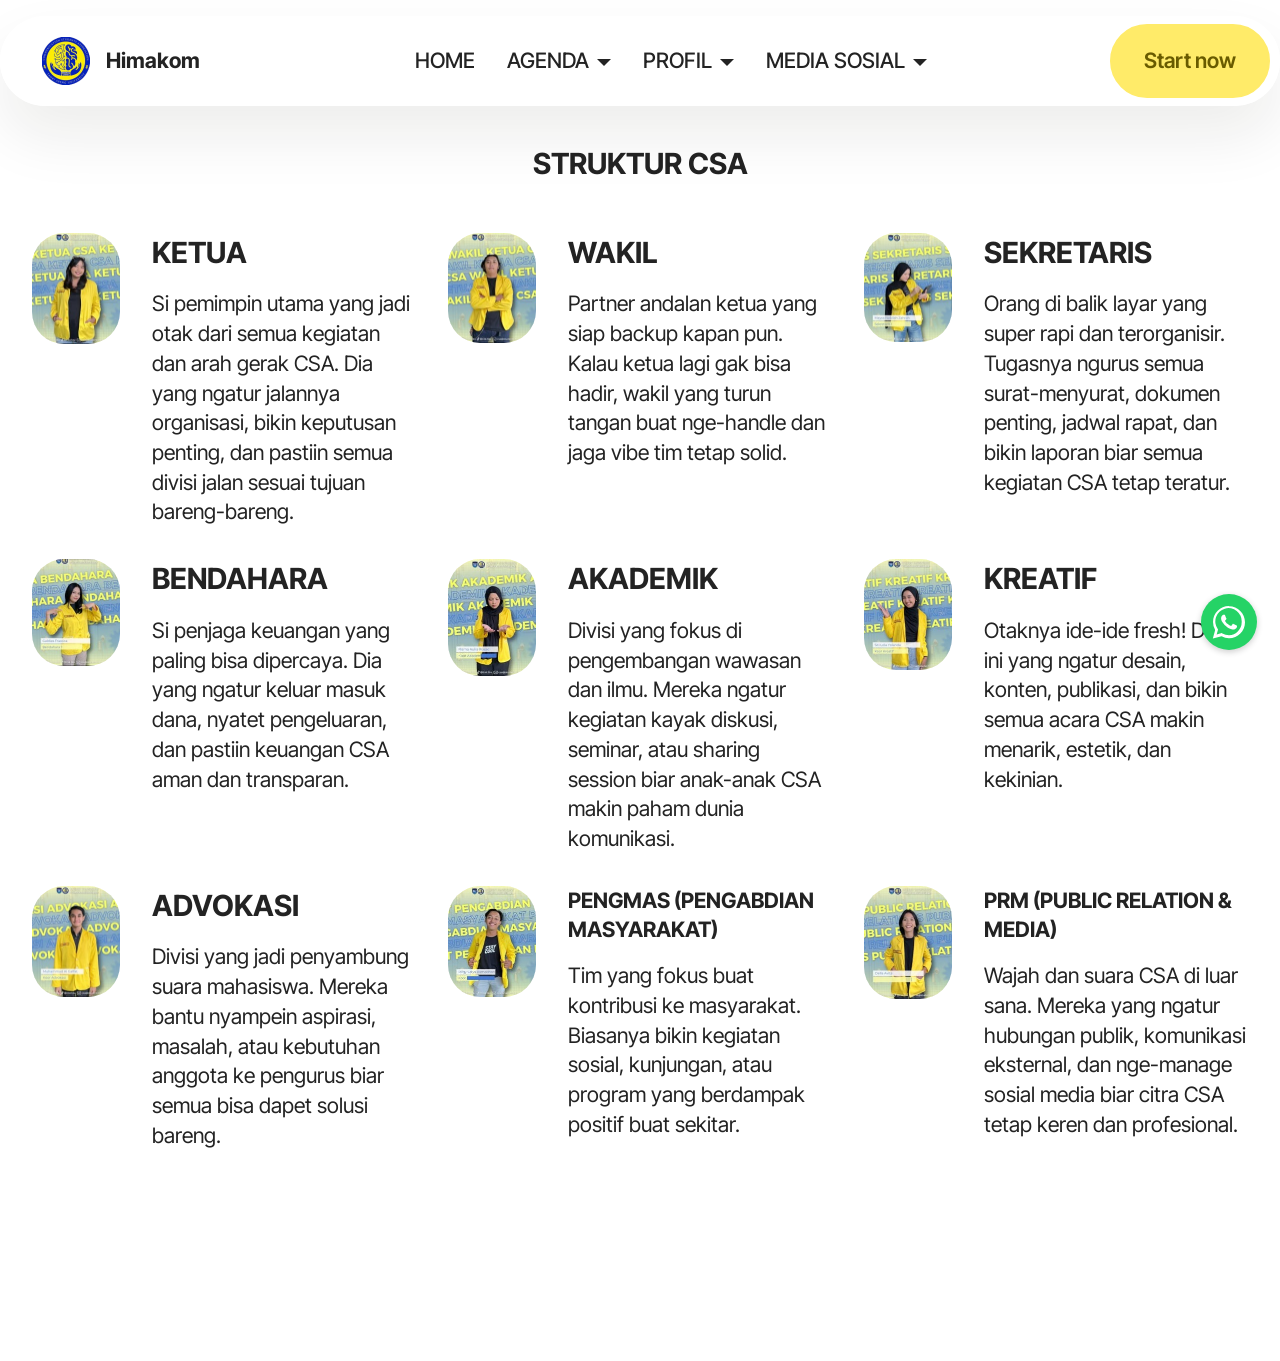
<file: page3.html>
<!DOCTYPE html>
<html  >
<head>
  <!-- Site made with Mobirise Website Builder v6.1.4, https://mobirise.com -->
  <meta charset="UTF-8">
  <meta http-equiv="X-UA-Compatible" content="IE=edge">
  <meta name="generator" content="Mobirise v6.1.4, mobirise.com">
  <meta name="viewport" content="width=device-width, initial-scale=1, minimum-scale=1">
  <link rel="shortcut icon" href="assets/images/download-removebg-preview-96x96.png" type="image/x-icon">
  <meta name="description" content="">
  
  
  <title>STRUKTUR</title>
  <link rel="stylesheet" href="assets/web/assets/mobirise-icons2/mobirise2.css">
  <link rel="stylesheet" href="assets/bootstrap/css/bootstrap.min.css">
  <link rel="stylesheet" href="assets/animatecss/animate.css">
  <link rel="stylesheet" href="assets/dropdown/css/style.css">
  <link rel="stylesheet" href="assets/theme/css/style.css">
  <link rel="preload" href="https://fonts.googleapis.com/css?family=Inter+Tight:100,200,300,400,500,600,700,800,900,100i,200i,300i,400i,500i,600i,700i,800i,900i&display=swap" as="style" onload="this.onload=null;this.rel='stylesheet'">
  <noscript><link rel="stylesheet" href="https://fonts.googleapis.com/css?family=Inter+Tight:100,200,300,400,500,600,700,800,900,100i,200i,300i,400i,500i,600i,700i,800i,900i&display=swap"></noscript>
  <link rel="preload" as="style" href="assets/mobirise/css/mbr-additional.css?v=92RbsC"><link rel="stylesheet" href="assets/mobirise/css/mbr-additional.css?v=92RbsC" type="text/css">

  
  
  
</head>
<body>

<!-- Analytics -->
<!-- Google tag (gtag.js) -->
<script async src="https://www.googletagmanager.com/gtag/js?id=G-7Z48MQ5RSN"></script>
<script>
  window.dataLayer = window.dataLayer || [];
  function gtag(){dataLayer.push(arguments);}
  gtag('js', new Date());

  gtag('config', 'G-7Z48MQ5RSN');
</script>
<!-- /Analytics -->


  
  <section data-bs-version="5.1" class="menu menu2 cid-tJS6tZXiPa" once="menu" id="menu02-1t">
	

	<nav class="navbar navbar-dropdown navbar-fixed-top navbar-expand-lg">
		<div class="container">
			<div class="navbar-brand">
				<span class="navbar-logo">
					<a href="https://mobirise.com">
						<img src="assets/images/download-removebg-preview-96x96.png" alt="Mobirise Website Builder" style="height: 3rem;">
					</a>
				</span>
				<span class="navbar-caption-wrap"><a class="navbar-caption text-black text-primary display-4" href="index.html">Himakom</a></span>
			</div>
			<button class="navbar-toggler" type="button" data-toggle="collapse" data-bs-toggle="collapse" data-target="#navbarSupportedContent" data-bs-target="#navbarSupportedContent" aria-controls="navbarNavAltMarkup" aria-expanded="false" aria-label="Toggle navigation">
				<div class="hamburger">
					<span></span>
					<span></span>
					<span></span>
					<span></span>
				</div>
			</button>
			<div class="collapse navbar-collapse" id="navbarSupportedContent">
				<ul class="navbar-nav nav-dropdown" data-app-modern-menu="true"><li class="nav-item"><a class="nav-link link text-black text-primary display-4" href="page1.html">HOME</a></li><li class="nav-item dropdown">
						<a class="nav-link link text-black text-primary dropdown-toggle display-4" href="page.html" aria-expanded="false" data-toggle="dropdown-submenu" data-bs-toggle="dropdown" data-bs-auto-close="outside">AGENDA</a><div class="dropdown-menu" aria-labelledby="dropdown-629"><a class="text-black text-primary show dropdown-item display-4" href="page.html">Agenda</a><a class="text-black text-primary dropdown-item display-4" href="page2.html">MOMENT FOTO CSA</a><a class="text-black text-primary show dropdown-item display-4" href="page5.html">VIDEO</a></div>
					</li><li class="nav-item dropdown"><a class="nav-link link text-black text-primary dropdown-toggle display-4" href="page4.html" target="_blank" data-toggle="dropdown-submenu" data-bs-toggle="dropdown" data-bs-auto-close="outside" aria-expanded="false">PROFIL</a><div class="dropdown-menu" aria-labelledby="dropdown-745"><a class="text-black text-primary show dropdown-item display-4" href="page4.html" target="_blank">profil</a><a class="text-black text-primary dropdown-item display-4" href="page3.html" target="_blank">STRUKTUR</a></div></li>
					
					<li class="nav-item dropdown"><a class="nav-link link text-black text-primary dropdown-toggle display-4" href="page8.html" data-toggle="dropdown-submenu" data-bs-toggle="dropdown" data-bs-auto-close="outside" aria-expanded="false">MEDIA SOSIAL</a><div class="dropdown-menu" aria-labelledby="dropdown-162"><a class="text-black text-primary show dropdown-item display-4" href="page9.html#social04-3f">media sosial</a><a class="text-black text-primary dropdown-item display-4" href="page7.html">CONTACTS</a></div></li></ul>
				
				<div class="navbar-buttons mbr-section-btn"><a class="btn btn-primary display-4" href="page10.html"> Start now</a></div>
			</div>
		</div>
	</nav>
</section>

<section data-bs-version="5.1" class="features15 cid-v3cjT4lzc1" id="features015-2c">
	

	
	
	<div class="container">
		<div class="mbr-section-head mb-5">
			<h4 class="mbr-section-title mbr-fonts-style align-center mb-0 display-5"><strong>STRUKTUR CSA</strong></h4>
			
		  </div>
		<div class="row justify-content-center">
			<div class="item features-without-image col-12 col-lg-4 active">
				<div class="item-wrapper">
					<div class="img-wrapper">
						<img src="assets/images/whatsapp20image202026-01-1620at2022.49.16-176x223.jpeg" alt="Mobirise Website Builder" data-slide-to="0" data-bs-slide-to="0">
					</div>
					<div class="card-box">
						<h4 class="card-title mbr-fonts-style mb-3 display-5"><strong>KETUA</strong></h4>
						<h5 class="card-text mbr-fonts-style display-7">Si pemimpin utama yang jadi otak dari semua kegiatan dan arah gerak CSA. Dia yang ngatur jalannya organisasi, bikin keputusan penting, dan pastiin semua divisi jalan sesuai tujuan bareng-bareng.</h5>
					</div>
				</div>
			</div><div class="item features-without-image col-12 col-lg-4">
				<div class="item-wrapper">
					<div class="img-wrapper">
						<img src="assets/images/whatsapp20image202026-01-1620at2022.49.16201-176x221.jpeg" alt="Mobirise Website Builder" data-slide-to="1" data-bs-slide-to="1">
					</div>
					<div class="card-box">
						<h4 class="card-title mbr-fonts-style mb-3 display-5"><strong>WAKIL</strong></h4>
						<h5 class="card-text mbr-fonts-style display-7">Partner andalan ketua yang siap backup kapan pun. Kalau ketua lagi gak bisa hadir, wakil yang turun tangan buat nge-handle dan jaga vibe tim tetap solid.</h5>
					</div>
				</div>
			</div><div class="item features-without-image col-12 col-lg-4">
				<div class="item-wrapper">
					<div class="img-wrapper">
						<img src="assets/images/whatsapp20image202026-01-1620at2022.49.17201-176x219.jpeg" alt="Mobirise Website Builder" data-slide-to="2" data-bs-slide-to="2">
					</div>
					<div class="card-box">
						<h4 class="card-title mbr-fonts-style mb-3 display-5"><strong>SEKRETARIS</strong></h4>
						<h5 class="card-text mbr-fonts-style display-7">Orang di balik layar yang super rapi dan terorganisir. Tugasnya ngurus semua surat-menyurat, dokumen penting, jadwal rapat, dan bikin laporan biar semua kegiatan CSA tetap teratur.</h5>
					</div>
				</div>
			</div><div class="item features-without-image col-12 col-lg-4">
				<div class="item-wrapper">
					<div class="img-wrapper">
						<img src="assets/images/whatsapp20image202026-01-1620at2022.49.17-176x214.jpeg" alt="Mobirise Website Builder" data-slide-to="3" data-bs-slide-to="3">
					</div>
					<div class="card-box">
						<h4 class="card-title mbr-fonts-style mb-3 display-5"><strong>BENDAHARA</strong></h4>
						<h5 class="card-text mbr-fonts-style display-7">Si penjaga keuangan yang paling bisa dipercaya. Dia yang ngatur keluar masuk dana, nyatet pengeluaran, dan pastiin keuangan CSA aman dan transparan.</h5>
					</div>
				</div>
			</div><div class="item features-without-image col-12 col-lg-4">
				<div class="item-wrapper">
					<div class="img-wrapper">
						<img src="assets/images/whatsapp20image202026-01-1620at2022.49.17202-176x230.jpeg" alt="Mobirise Website Builder" data-slide-to="4" data-bs-slide-to="4">
					</div>
					<div class="card-box">
						<h4 class="card-title mbr-fonts-style mb-3 display-5"><strong>AKADEMIK</strong></h4>
						<h5 class="card-text mbr-fonts-style display-7">Divisi yang fokus di pengembangan wawasan dan ilmu. Mereka ngatur kegiatan kayak diskusi, seminar, atau sharing session biar anak-anak CSA makin paham dunia komunikasi.</h5>
					</div>
				</div>
			</div><div class="item features-without-image col-12 col-lg-4">
				<div class="item-wrapper">
					<div class="img-wrapper">
						<img src="assets/images/whatsapp20image202026-01-1620at2022.49.17203-176x222.jpeg" alt="Mobirise Website Builder" data-slide-to="5" data-bs-slide-to="5">
					</div>
					<div class="card-box">
						<h4 class="card-title mbr-fonts-style mb-3 display-5"><strong>KREATIF</strong></h4>
						<h5 class="card-text mbr-fonts-style display-7">Otaknya ide-ide fresh! Divisi ini yang ngatur desain, konten, publikasi, dan bikin semua acara CSA makin menarik, estetik, dan kekinian.</h5>
					</div>
				</div>
			</div><div class="item features-without-image col-12 col-lg-4">
				<div class="item-wrapper">
					<div class="img-wrapper">
						<img src="assets/images/whatsapp20image202026-01-1620at2022.49.17204-176x223.jpeg" alt="Mobirise Website Builder" data-slide-to="6" data-bs-slide-to="6">
					</div>
					<div class="card-box">
						<h4 class="card-title mbr-fonts-style mb-3 display-5"><strong>ADVOKASI</strong></h4>
						<h5 class="card-text mbr-fonts-style display-7">Divisi yang jadi penyambung suara mahasiswa. Mereka bantu nyampein aspirasi, masalah, atau kebutuhan anggota ke pengurus biar semua bisa dapet solusi bareng.</h5>
					</div>
				</div>
			</div>
			<div class="item features-without-image col-12 col-lg-4">
				<div class="item-wrapper">
					<div class="img-wrapper">
						<img src="assets/images/whatsapp20image202026-01-1620at2022.49.17205-176x220.jpeg" alt="Mobirise Website Builder" data-slide-to="7" data-bs-slide-to="7">
					</div>
					<div class="card-box">
						<h4 class="card-title mbr-fonts-style mb-3 display-7"><strong>PENGMAS (PENGABDIAN MASYARAKAT)</strong></h4>
						<h5 class="card-text mbr-fonts-style display-7">Tim yang fokus buat kontribusi ke masyarakat. Biasanya bikin kegiatan sosial, kunjungan, atau program yang berdampak positif buat sekitar.&nbsp;<br><br></h5>
					</div>
				</div>
			</div>
			<div class="item features-without-image col-12 col-lg-4">
				<div class="item-wrapper">
					<div class="img-wrapper">
						<img src="assets/images/whatsapp20image202026-01-1620at2022.49.17207-176x226.jpeg" alt="Mobirise Website Builder" data-bs-slide-to="8" data-slide-to="8">
					</div>
					<div class="card-box">
						<h4 class="card-title mbr-fonts-style mb-3 display-7"><strong>PRM (PUBLIC RELATION &amp; MEDIA)</strong></h4>
						<h5 class="card-text mbr-fonts-style display-7">Wajah dan suara CSA di luar sana. Mereka yang ngatur hubungan publik, komunikasi eksternal, dan nge-manage sosial media biar citra CSA tetap keren dan profesional.</h5>
					</div>
				</div>
			</div>
		</div>
	</div>
</section>

<section data-bs-version="5.1" class="_customHTML cid-v3colH0Mfb" id="design-block-2r">


<div>
  <div class="whatsapp-wrapper">
    <a target="_blank" href="https://api.whatsapp.com/send?phone=+6285693241307&text=Hi! I would like some information." class="whatsapp-button tooltip-left" data-tooltip="Write us on WhatsApp" style="background-color: #25d366;">
      <svg xmlns="http://www.w3.org/2000/svg" viewBox="0 0 32 32" width="40" height="40" fill="#ffffff">
        <path d="M16.002 3.2c-7.046 0-12.8 5.754-12.8 12.8a12.736 12.736 0 0 0 1.734 6.448l-1.861 6.821 7.002-1.835a12.726 12.726 0 0 0 5.925 1.506c7.046 0 12.8-5.754 12.8-12.8s-5.754-12.8-12.8-12.8zm0 23.36a10.57 10.57 0 0 1-5.334-1.446l-0.382-0.228-4.158 1.092 1.109-4.03-0.248-0.394a10.562 10.562 0 1 1 19.171-5.564 10.588 10.588 0 0 1-10.158 10.57zm5.692-7.998c-0.311-0.157-1.836-0.909-2.121-1.014-0.284-0.104-0.492-0.157-0.7 0.157s-0.803 1.014-0.984 1.223c-0.18 0.209-0.361 0.236-0.673 0.079-0.311-0.157-1.314-0.485-2.503-1.545-0.924-0.825-1.548-1.845-1.728-2.156-0.18-0.311-0.019-0.48 0.135-0.634 0.139-0.138 0.311-0.36 0.466-0.54 0.157-0.18 0.209-0.31 0.312-0.519 0.104-0.209 0.052-0.393-0.026-0.55-0.078-0.157-0.7-1.686-0.959-2.318-0.252-0.605-0.508-0.524-0.7-0.534-0.182-0.009-0.391-0.009-0.6-0.009s-0.55 0.079-0.837 0.393c-0.287 0.314-1.096 1.072-1.096 2.614s1.122 3.031 1.278 3.239c0.157 0.209 2.21 3.371 5.356 4.724 0.749 0.323 1.333 0.516 1.788 0.66 0.752 0.239 1.436 0.205 1.977 0.124 0.603-0.089 1.836-0.749 2.096-1.472s0.26-1.342 0.182-1.472c-0.078-0.13-0.287-0.209-0.6-0.36z"></path>
      </svg>
    </a>
  </div>
</div>

  <div style="padding:5rem; background:#c2c2c2;" class="hidden">
    <div class="align-center">
        <svg xmlns="http://www.w3.org/2000/svg" xmlns:xlink="http://www.w3.org/1999/xlink" version="1.1" width="100" height="100" viewBox="0 0 256 256" xml:space="preserve">
  <g style="stroke: none; stroke-width: 0; stroke-dasharray: none; stroke-linecap: butt; stroke-linejoin: miter; stroke-miterlimit: 10; fill: none; fill-rule: nonzero; opacity: 1;" transform="translate(1.4065934065934016 1.4065934065934016) scale(2.81 2.81)">
  <circle cx="45" cy="45" r="45" style="stroke: none; stroke-width: 1; stroke-dasharray: none; stroke-linecap: butt; stroke-linejoin: miter; stroke-miterlimit: 10; fill: rgb(42,181,64); fill-rule: nonzero; opacity: 1;" transform="  matrix(1 0 0 1 0 0) "></circle>
  <path d="M 16.138 44.738 c -0.002 5.106 1.332 10.091 3.869 14.485 l -4.112 15.013 l 15.365 -4.029 c 4.233 2.309 8.999 3.525 13.85 3.527 h 0.012 c 15.973 0 28.976 -12.999 28.983 -28.974 c 0.003 -7.742 -3.01 -15.022 -8.481 -20.498 c -5.472 -5.476 -12.749 -8.494 -20.502 -8.497 C 29.146 15.765 16.145 28.762 16.138 44.738 M 25.288 58.466 l -0.574 -0.911 c -2.412 -3.834 -3.685 -8.266 -3.683 -12.816 c 0.005 -13.278 10.811 -24.081 24.099 -24.081 c 6.435 0.003 12.482 2.511 17.031 7.062 c 4.548 4.552 7.051 10.603 7.05 17.037 C 69.205 58.036 58.399 68.84 45.121 68.84 h -0.009 c -4.323 -0.003 -8.563 -1.163 -12.261 -3.357 l -0.88 -0.522 l -9.118 2.391 L 25.288 58.466 z M 45.122 73.734 L 45.122 73.734 L 45.122 73.734 C 45.122 73.734 45.121 73.734 45.122 73.734" style="stroke: none; stroke-width: 1; stroke-dasharray: none; stroke-linecap: butt; stroke-linejoin: miter; stroke-miterlimit: 10; fill: rgb(255,255,255); fill-rule: nonzero; opacity: 1;" transform=" matrix(1 0 0 1 0 0) " stroke-linecap="round"></path>
  <path d="M 37.878 32.624 c -0.543 -1.206 -1.113 -1.23 -1.63 -1.251 c -0.422 -0.018 -0.905 -0.017 -1.388 -0.017 c -0.483 0 -1.268 0.181 -1.931 0.906 c -0.664 0.725 -2.535 2.477 -2.535 6.039 c 0 3.563 2.595 7.006 2.957 7.49 c 0.362 0.483 5.01 8.028 12.37 10.931 c 6.118 2.412 7.362 1.933 8.69 1.812 c 1.328 -0.121 4.285 -1.751 4.888 -3.442 c 0.604 -1.691 0.604 -3.14 0.423 -3.443 c -0.181 -0.302 -0.664 -0.483 -1.388 -0.845 c -0.724 -0.362 -4.285 -2.114 -4.948 -2.356 c -0.664 -0.241 -1.147 -0.362 -1.63 0.363 c -0.483 0.724 -1.87 2.355 -2.292 2.838 c -0.422 0.484 -0.845 0.544 -1.569 0.182 c -0.724 -0.363 -3.057 -1.127 -5.824 -3.594 c -2.153 -1.92 -3.606 -4.29 -4.029 -5.015 c -0.422 -0.724 -0.045 -1.116 0.318 -1.477 c 0.325 -0.324 0.724 -0.846 1.087 -1.268 c 0.361 -0.423 0.482 -0.725 0.723 -1.208 c 0.242 -0.483 0.121 -0.906 -0.06 -1.269 C 39.929 37.637 38.522 34.056 37.878 32.624" style="stroke: none; stroke-width: 1; stroke-dasharray: none; stroke-linecap: butt; stroke-linejoin: miter; stroke-miterlimit: 10; fill: rgb(255,255,255); fill-rule: nonzero; opacity: 1;" transform=" matrix(1 0 0 1 0 0) " stroke-linecap="round"></path>
  </g>
  </svg>
      <p>
        <br><br><br><strong>Whatsapp Button</strong><br><br>
        Click the gear icon to configure.<br>this text will be removed in preview/public<br><br>
      </p>
    </div>
  </div>

</section><section class="display-7" style="padding: 0;align-items: center;justify-content: center;flex-wrap: wrap;    align-content: center;display: flex;position: relative;height: 4rem;"><a href="https://mobiri.se/4271577" style="flex: 1 1;height: 4rem;position: absolute;width: 100%;z-index: 1;"><img alt="" style="height: 4rem;" src="[data-uri]"></a><p style="margin: 0;text-align: center;" class="display-7">&#8204;</p><a style="z-index:1" href="https://mobirise.com/builder/ai-website-generator.html">AI Website Generator</a></section><script src="assets/bootstrap/js/bootstrap.bundle.min.js"></script>  <script src="assets/smoothscroll/smooth-scroll.js"></script>  <script src="assets/ytplayer/index.js"></script>  <script src="assets/dropdown/js/navbar-dropdown.js"></script>  <script src="assets/theme/js/script.js"></script>  
  
  
  <input name="animation" type="hidden">
  </body>
</html>
</file>
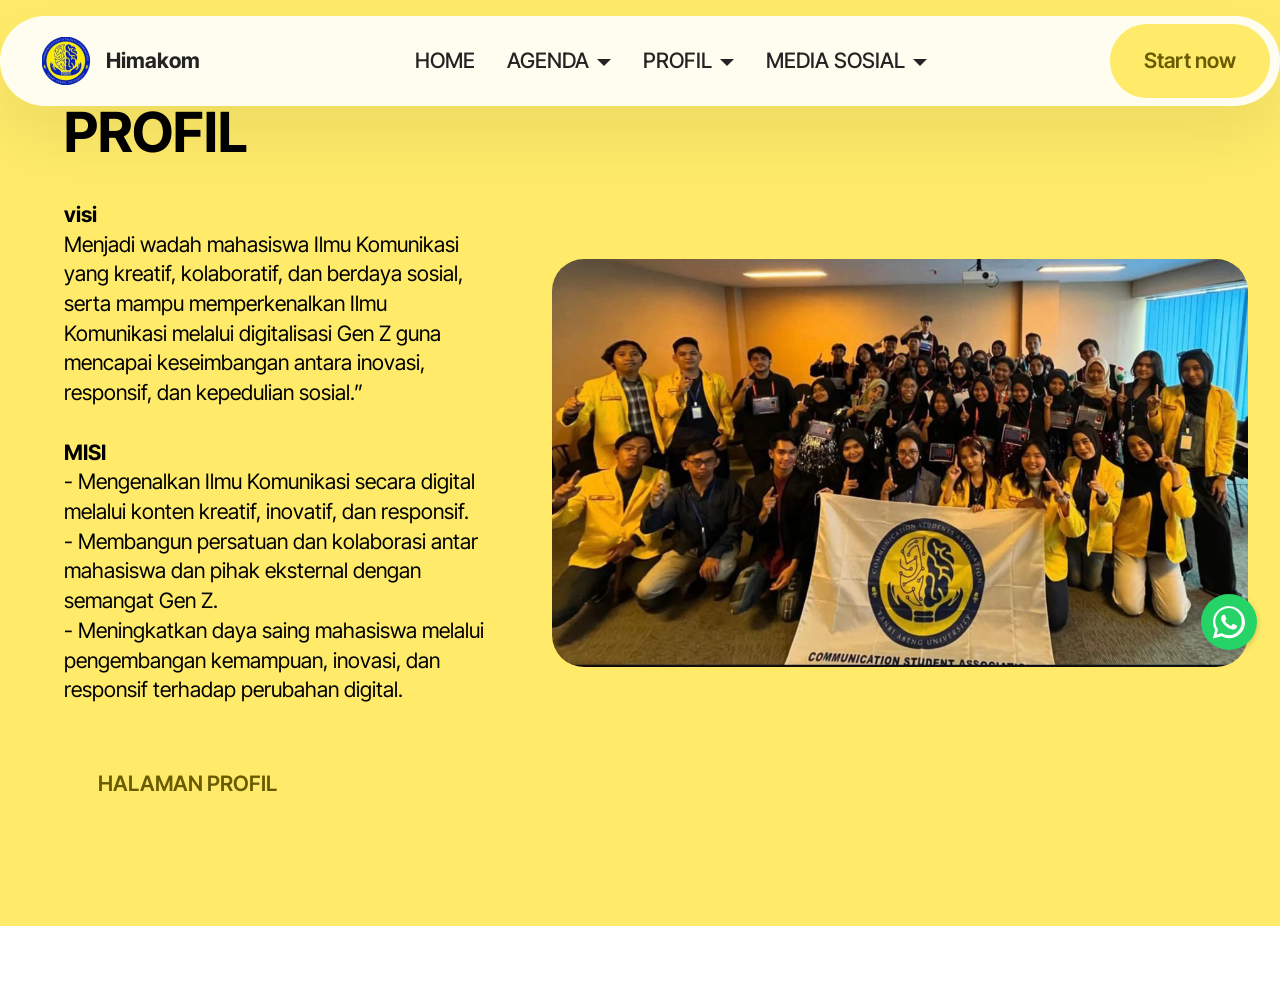
<file: page4.html>
<!DOCTYPE html>
<html  >
<head>
  <!-- Site made with Mobirise Website Builder v6.1.4, https://mobirise.com -->
  <meta charset="UTF-8">
  <meta http-equiv="X-UA-Compatible" content="IE=edge">
  <meta name="generator" content="Mobirise v6.1.4, mobirise.com">
  <meta name="viewport" content="width=device-width, initial-scale=1, minimum-scale=1">
  <link rel="shortcut icon" href="assets/images/download-removebg-preview-96x96.png" type="image/x-icon">
  <meta name="description" content="">
  
  
  <title>PROFIL</title>
  <link rel="stylesheet" href="assets/web/assets/mobirise-icons2/mobirise2.css">
  <link rel="stylesheet" href="assets/bootstrap/css/bootstrap.min.css">
  <link rel="stylesheet" href="assets/animatecss/animate.css">
  <link rel="stylesheet" href="assets/dropdown/css/style.css">
  <link rel="stylesheet" href="assets/theme/css/style.css">
  <link rel="preload" href="https://fonts.googleapis.com/css?family=Inter+Tight:100,200,300,400,500,600,700,800,900,100i,200i,300i,400i,500i,600i,700i,800i,900i&display=swap" as="style" onload="this.onload=null;this.rel='stylesheet'">
  <noscript><link rel="stylesheet" href="https://fonts.googleapis.com/css?family=Inter+Tight:100,200,300,400,500,600,700,800,900,100i,200i,300i,400i,500i,600i,700i,800i,900i&display=swap"></noscript>
  <link rel="preload" as="style" href="assets/mobirise/css/mbr-additional.css?v=PAqwz3"><link rel="stylesheet" href="assets/mobirise/css/mbr-additional.css?v=PAqwz3" type="text/css">

  
  
  
</head>
<body>

<!-- Analytics -->
<!-- Google tag (gtag.js) -->
<script async src="https://www.googletagmanager.com/gtag/js?id=G-7Z48MQ5RSN"></script>
<script>
  window.dataLayer = window.dataLayer || [];
  function gtag(){dataLayer.push(arguments);}
  gtag('js', new Date());

  gtag('config', 'G-7Z48MQ5RSN');
</script>
<!-- /Analytics -->


  
  <section data-bs-version="5.1" class="menu menu2 cid-tJS6tZXiPa" once="menu" id="menu02-1v">
	

	<nav class="navbar navbar-dropdown navbar-fixed-top navbar-expand-lg">
		<div class="container">
			<div class="navbar-brand">
				<span class="navbar-logo">
					<a href="https://mobirise.com">
						<img src="assets/images/download-removebg-preview-96x96.png" alt="Mobirise Website Builder" style="height: 3rem;">
					</a>
				</span>
				<span class="navbar-caption-wrap"><a class="navbar-caption text-black text-primary display-4" href="index.html">Himakom</a></span>
			</div>
			<button class="navbar-toggler" type="button" data-toggle="collapse" data-bs-toggle="collapse" data-target="#navbarSupportedContent" data-bs-target="#navbarSupportedContent" aria-controls="navbarNavAltMarkup" aria-expanded="false" aria-label="Toggle navigation">
				<div class="hamburger">
					<span></span>
					<span></span>
					<span></span>
					<span></span>
				</div>
			</button>
			<div class="collapse navbar-collapse" id="navbarSupportedContent">
				<ul class="navbar-nav nav-dropdown" data-app-modern-menu="true"><li class="nav-item"><a class="nav-link link text-black text-primary display-4" href="page1.html">HOME</a></li><li class="nav-item dropdown">
						<a class="nav-link link text-black text-primary dropdown-toggle display-4" href="page.html" aria-expanded="false" data-toggle="dropdown-submenu" data-bs-toggle="dropdown" data-bs-auto-close="outside">AGENDA</a><div class="dropdown-menu" aria-labelledby="dropdown-629"><a class="text-black text-primary show dropdown-item display-4" href="page.html">Agenda</a><a class="text-black text-primary dropdown-item display-4" href="page2.html">MOMENT FOTO CSA</a><a class="text-black text-primary show dropdown-item display-4" href="page5.html">VIDEO</a></div>
					</li><li class="nav-item dropdown"><a class="nav-link link text-black text-primary dropdown-toggle display-4" href="page4.html" target="_blank" data-toggle="dropdown-submenu" data-bs-toggle="dropdown" data-bs-auto-close="outside" aria-expanded="false">PROFIL</a><div class="dropdown-menu" aria-labelledby="dropdown-745"><a class="text-black text-primary show dropdown-item display-4" href="page4.html" target="_blank">profil</a><a class="text-black text-primary dropdown-item display-4" href="page3.html" target="_blank">STRUKTUR</a></div></li>
					
					<li class="nav-item dropdown"><a class="nav-link link text-black text-primary dropdown-toggle display-4" href="page8.html" data-toggle="dropdown-submenu" data-bs-toggle="dropdown" data-bs-auto-close="outside" aria-expanded="false">MEDIA SOSIAL</a><div class="dropdown-menu" aria-labelledby="dropdown-162"><a class="text-black text-primary show dropdown-item display-4" href="page9.html#social04-3f">media sosial</a><a class="text-black text-primary dropdown-item display-4" href="page7.html">CONTACTS</a></div></li></ul>
				
				<div class="navbar-buttons mbr-section-btn"><a class="btn btn-primary display-4" href="page10.html"> Start now</a></div>
			</div>
		</div>
	</nav>
</section>

<section data-bs-version="5.1" class="header1 cid-v3cdq4LYPl" id="header01-23">
	

	
	

	<div class="container">
		<div class="row justify-content-center">
			<div class="col-12 col-md-12 col-lg-7 image-wrapper">
				<img class="w-100" src="assets/images/whatsapp20image202025-10-1720at2019.22.19-1125x725.jpeg" alt="Mobirise Website Builder">
			</div>
			<div class="col-12 col-lg col-md-12">
				<div class="text-wrapper align-left">
					<h1 class="mbr-section-title mbr-fonts-style mb-4 display-2"><strong>PROFIL</strong></h1>
					<p class="mbr-text mbr-fonts-style mb-4 display-7"><strong>visi</strong><br>Menjadi wadah mahasiswa Ilmu Komunikasi yang kreatif, kolaboratif, dan berdaya sosial, serta mampu memperkenalkan Ilmu Komunikasi melalui digitalisasi Gen Z guna mencapai keseimbangan antara inovasi, responsif, dan kepedulian sosial.”<br><br><strong>MISI</strong><br>- Mengenalkan Ilmu Komunikasi secara digital melalui konten kreatif, inovatif, dan responsif.<br>- Membangun persatuan dan kolaborasi antar mahasiswa dan pihak eksternal dengan semangat Gen Z.<br>- Meningkatkan daya saing mahasiswa melalui pengembangan kemampuan, inovasi, dan responsif terhadap perubahan digital.</p>
					<div class="mbr-section-btn mt-3"><a class="btn btn-primary display-7" href="https://www.merdeka.com/jateng/visi-adalah-tujuan-besar-organisasi-ketahui-perbedaannya-dengan-misi-59548-mvk.html?page=4">HALAMAN PROFIL</a></div>
				</div>
			</div>
		</div>
	</div>
</section>

<section data-bs-version="5.1" class="_customHTML cid-v3coiMrkHj" id="design-block-2q">


<div>
  <div class="whatsapp-wrapper">
    <a target="_blank" href="https://api.whatsapp.com/send?phone=+6285693241307&text=Hi! I would like some information." class="whatsapp-button tooltip-left" data-tooltip="Write us on WhatsApp" style="background-color: #25d366;">
      <svg xmlns="http://www.w3.org/2000/svg" viewBox="0 0 32 32" width="40" height="40" fill="#ffffff">
        <path d="M16.002 3.2c-7.046 0-12.8 5.754-12.8 12.8a12.736 12.736 0 0 0 1.734 6.448l-1.861 6.821 7.002-1.835a12.726 12.726 0 0 0 5.925 1.506c7.046 0 12.8-5.754 12.8-12.8s-5.754-12.8-12.8-12.8zm0 23.36a10.57 10.57 0 0 1-5.334-1.446l-0.382-0.228-4.158 1.092 1.109-4.03-0.248-0.394a10.562 10.562 0 1 1 19.171-5.564 10.588 10.588 0 0 1-10.158 10.57zm5.692-7.998c-0.311-0.157-1.836-0.909-2.121-1.014-0.284-0.104-0.492-0.157-0.7 0.157s-0.803 1.014-0.984 1.223c-0.18 0.209-0.361 0.236-0.673 0.079-0.311-0.157-1.314-0.485-2.503-1.545-0.924-0.825-1.548-1.845-1.728-2.156-0.18-0.311-0.019-0.48 0.135-0.634 0.139-0.138 0.311-0.36 0.466-0.54 0.157-0.18 0.209-0.31 0.312-0.519 0.104-0.209 0.052-0.393-0.026-0.55-0.078-0.157-0.7-1.686-0.959-2.318-0.252-0.605-0.508-0.524-0.7-0.534-0.182-0.009-0.391-0.009-0.6-0.009s-0.55 0.079-0.837 0.393c-0.287 0.314-1.096 1.072-1.096 2.614s1.122 3.031 1.278 3.239c0.157 0.209 2.21 3.371 5.356 4.724 0.749 0.323 1.333 0.516 1.788 0.66 0.752 0.239 1.436 0.205 1.977 0.124 0.603-0.089 1.836-0.749 2.096-1.472s0.26-1.342 0.182-1.472c-0.078-0.13-0.287-0.209-0.6-0.36z"></path>
      </svg>
    </a>
  </div>
</div>

  <div style="padding:5rem; background:#c2c2c2;" class="hidden">
    <div class="align-center">
        <svg xmlns="http://www.w3.org/2000/svg" xmlns:xlink="http://www.w3.org/1999/xlink" version="1.1" width="100" height="100" viewBox="0 0 256 256" xml:space="preserve">
  <g style="stroke: none; stroke-width: 0; stroke-dasharray: none; stroke-linecap: butt; stroke-linejoin: miter; stroke-miterlimit: 10; fill: none; fill-rule: nonzero; opacity: 1;" transform="translate(1.4065934065934016 1.4065934065934016) scale(2.81 2.81)">
  <circle cx="45" cy="45" r="45" style="stroke: none; stroke-width: 1; stroke-dasharray: none; stroke-linecap: butt; stroke-linejoin: miter; stroke-miterlimit: 10; fill: rgb(42,181,64); fill-rule: nonzero; opacity: 1;" transform="  matrix(1 0 0 1 0 0) "></circle>
  <path d="M 16.138 44.738 c -0.002 5.106 1.332 10.091 3.869 14.485 l -4.112 15.013 l 15.365 -4.029 c 4.233 2.309 8.999 3.525 13.85 3.527 h 0.012 c 15.973 0 28.976 -12.999 28.983 -28.974 c 0.003 -7.742 -3.01 -15.022 -8.481 -20.498 c -5.472 -5.476 -12.749 -8.494 -20.502 -8.497 C 29.146 15.765 16.145 28.762 16.138 44.738 M 25.288 58.466 l -0.574 -0.911 c -2.412 -3.834 -3.685 -8.266 -3.683 -12.816 c 0.005 -13.278 10.811 -24.081 24.099 -24.081 c 6.435 0.003 12.482 2.511 17.031 7.062 c 4.548 4.552 7.051 10.603 7.05 17.037 C 69.205 58.036 58.399 68.84 45.121 68.84 h -0.009 c -4.323 -0.003 -8.563 -1.163 -12.261 -3.357 l -0.88 -0.522 l -9.118 2.391 L 25.288 58.466 z M 45.122 73.734 L 45.122 73.734 L 45.122 73.734 C 45.122 73.734 45.121 73.734 45.122 73.734" style="stroke: none; stroke-width: 1; stroke-dasharray: none; stroke-linecap: butt; stroke-linejoin: miter; stroke-miterlimit: 10; fill: rgb(255,255,255); fill-rule: nonzero; opacity: 1;" transform=" matrix(1 0 0 1 0 0) " stroke-linecap="round"></path>
  <path d="M 37.878 32.624 c -0.543 -1.206 -1.113 -1.23 -1.63 -1.251 c -0.422 -0.018 -0.905 -0.017 -1.388 -0.017 c -0.483 0 -1.268 0.181 -1.931 0.906 c -0.664 0.725 -2.535 2.477 -2.535 6.039 c 0 3.563 2.595 7.006 2.957 7.49 c 0.362 0.483 5.01 8.028 12.37 10.931 c 6.118 2.412 7.362 1.933 8.69 1.812 c 1.328 -0.121 4.285 -1.751 4.888 -3.442 c 0.604 -1.691 0.604 -3.14 0.423 -3.443 c -0.181 -0.302 -0.664 -0.483 -1.388 -0.845 c -0.724 -0.362 -4.285 -2.114 -4.948 -2.356 c -0.664 -0.241 -1.147 -0.362 -1.63 0.363 c -0.483 0.724 -1.87 2.355 -2.292 2.838 c -0.422 0.484 -0.845 0.544 -1.569 0.182 c -0.724 -0.363 -3.057 -1.127 -5.824 -3.594 c -2.153 -1.92 -3.606 -4.29 -4.029 -5.015 c -0.422 -0.724 -0.045 -1.116 0.318 -1.477 c 0.325 -0.324 0.724 -0.846 1.087 -1.268 c 0.361 -0.423 0.482 -0.725 0.723 -1.208 c 0.242 -0.483 0.121 -0.906 -0.06 -1.269 C 39.929 37.637 38.522 34.056 37.878 32.624" style="stroke: none; stroke-width: 1; stroke-dasharray: none; stroke-linecap: butt; stroke-linejoin: miter; stroke-miterlimit: 10; fill: rgb(255,255,255); fill-rule: nonzero; opacity: 1;" transform=" matrix(1 0 0 1 0 0) " stroke-linecap="round"></path>
  </g>
  </svg>
      <p>
        <br><br><br><strong>Whatsapp Button</strong><br><br>
        Click the gear icon to configure.<br>this text will be removed in preview/public<br><br>
      </p>
    </div>
  </div>

</section><section class="display-7" style="padding: 0;align-items: center;justify-content: center;flex-wrap: wrap;    align-content: center;display: flex;position: relative;height: 4rem;"><a href="https://mobiri.se/4271577" style="flex: 1 1;height: 4rem;position: absolute;width: 100%;z-index: 1;"><img alt="" style="height: 4rem;" src="[data-uri]"></a><p style="margin: 0;text-align: center;" class="display-7">&#8204;</p><a style="z-index:1" href="https://mobirise.com/drag-drop-website-builder.html">Drag and Drop Website Builder</a></section><script src="assets/bootstrap/js/bootstrap.bundle.min.js"></script>  <script src="assets/smoothscroll/smooth-scroll.js"></script>  <script src="assets/ytplayer/index.js"></script>  <script src="assets/dropdown/js/navbar-dropdown.js"></script>  <script src="assets/theme/js/script.js"></script>  
  
  
  <input name="animation" type="hidden">
  </body>
</html>
</file>
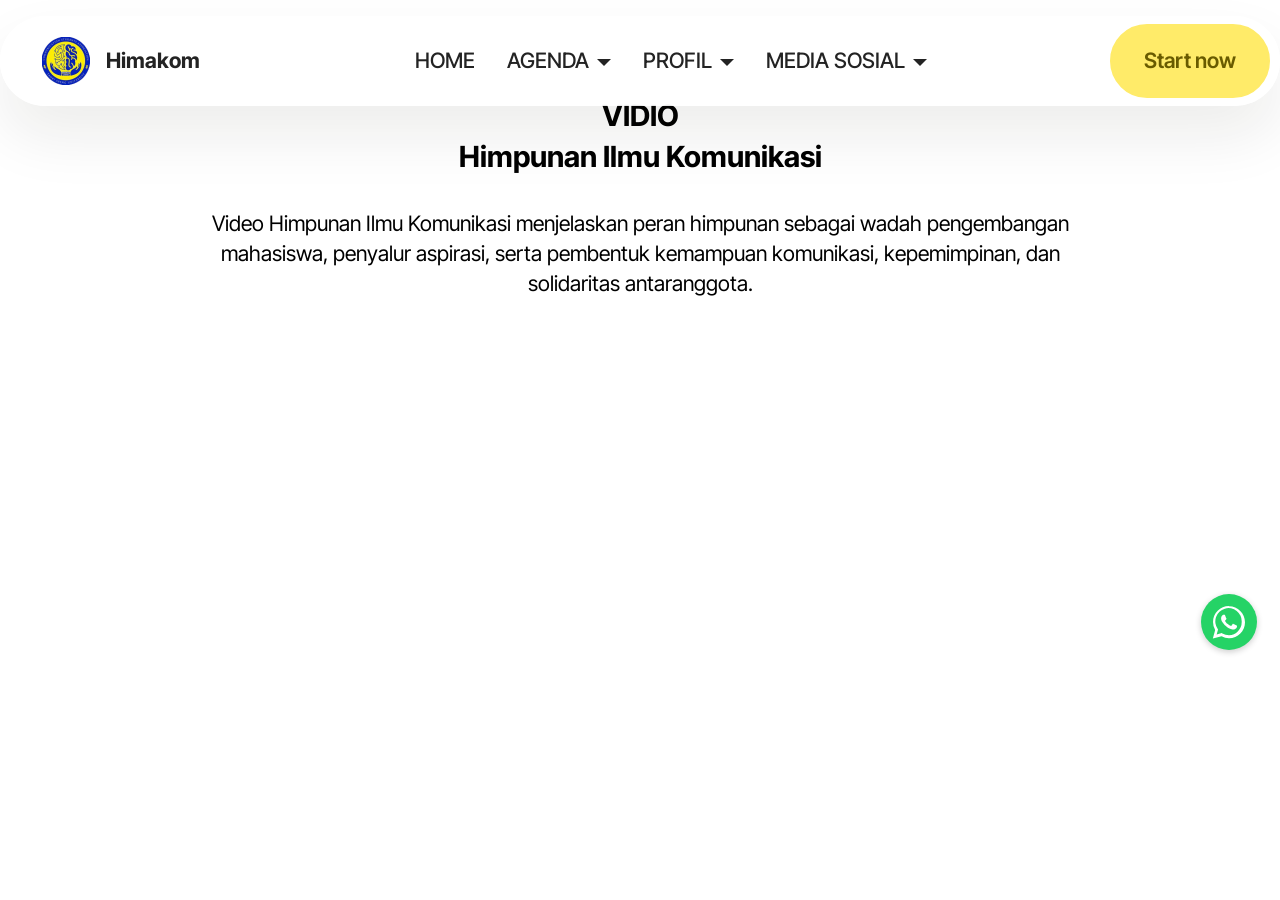
<file: page5.html>
<!DOCTYPE html>
<html  >
<head>
  <!-- Site made with Mobirise Website Builder v6.1.4, https://mobirise.com -->
  <meta charset="UTF-8">
  <meta http-equiv="X-UA-Compatible" content="IE=edge">
  <meta name="generator" content="Mobirise v6.1.4, mobirise.com">
  <meta name="viewport" content="width=device-width, initial-scale=1, minimum-scale=1">
  <link rel="shortcut icon" href="assets/images/download-removebg-preview-96x96.png" type="image/x-icon">
  <meta name="description" content="">
  
  
  <title>VIDEO</title>
  <link rel="stylesheet" href="assets/web/assets/mobirise-icons2/mobirise2.css">
  <link rel="stylesheet" href="assets/bootstrap/css/bootstrap.min.css">
  <link rel="stylesheet" href="assets/animatecss/animate.css">
  <link rel="stylesheet" href="assets/dropdown/css/style.css">
  <link rel="stylesheet" href="assets/theme/css/style.css">
  <link rel="preload" href="https://fonts.googleapis.com/css?family=Inter+Tight:100,200,300,400,500,600,700,800,900,100i,200i,300i,400i,500i,600i,700i,800i,900i&display=swap" as="style" onload="this.onload=null;this.rel='stylesheet'">
  <noscript><link rel="stylesheet" href="https://fonts.googleapis.com/css?family=Inter+Tight:100,200,300,400,500,600,700,800,900,100i,200i,300i,400i,500i,600i,700i,800i,900i&display=swap"></noscript>
  <link rel="preload" as="style" href="assets/mobirise/css/mbr-additional.css?v=KA9I2Z"><link rel="stylesheet" href="assets/mobirise/css/mbr-additional.css?v=KA9I2Z" type="text/css">

  
  
  
</head>
<body>

<!-- Analytics -->
<!-- Google tag (gtag.js) -->
<script async src="https://www.googletagmanager.com/gtag/js?id=G-7Z48MQ5RSN"></script>
<script>
  window.dataLayer = window.dataLayer || [];
  function gtag(){dataLayer.push(arguments);}
  gtag('js', new Date());

  gtag('config', 'G-7Z48MQ5RSN');
</script>
<!-- /Analytics -->


  
  <section data-bs-version="5.1" class="menu menu2 cid-tJS6tZXiPa" once="menu" id="menu02-1x">
	

	<nav class="navbar navbar-dropdown navbar-fixed-top navbar-expand-lg">
		<div class="container">
			<div class="navbar-brand">
				<span class="navbar-logo">
					<a href="https://mobirise.com">
						<img src="assets/images/download-removebg-preview-96x96.png" alt="Mobirise Website Builder" style="height: 3rem;">
					</a>
				</span>
				<span class="navbar-caption-wrap"><a class="navbar-caption text-black text-primary display-4" href="index.html">Himakom</a></span>
			</div>
			<button class="navbar-toggler" type="button" data-toggle="collapse" data-bs-toggle="collapse" data-target="#navbarSupportedContent" data-bs-target="#navbarSupportedContent" aria-controls="navbarNavAltMarkup" aria-expanded="false" aria-label="Toggle navigation">
				<div class="hamburger">
					<span></span>
					<span></span>
					<span></span>
					<span></span>
				</div>
			</button>
			<div class="collapse navbar-collapse" id="navbarSupportedContent">
				<ul class="navbar-nav nav-dropdown" data-app-modern-menu="true"><li class="nav-item"><a class="nav-link link text-black text-primary display-4" href="page1.html">HOME</a></li><li class="nav-item dropdown">
						<a class="nav-link link text-black text-primary dropdown-toggle display-4" href="page.html" aria-expanded="false" data-toggle="dropdown-submenu" data-bs-toggle="dropdown" data-bs-auto-close="outside">AGENDA</a><div class="dropdown-menu" aria-labelledby="dropdown-629"><a class="text-black text-primary show dropdown-item display-4" href="page.html">Agenda</a><a class="text-black text-primary dropdown-item display-4" href="page2.html">MOMENT FOTO CSA</a><a class="text-black text-primary show dropdown-item display-4" href="page5.html">VIDEO</a></div>
					</li><li class="nav-item dropdown"><a class="nav-link link text-black text-primary dropdown-toggle display-4" href="page4.html" target="_blank" data-toggle="dropdown-submenu" data-bs-toggle="dropdown" data-bs-auto-close="outside" aria-expanded="false">PROFIL</a><div class="dropdown-menu" aria-labelledby="dropdown-745"><a class="text-black text-primary show dropdown-item display-4" href="page4.html" target="_blank">profil</a><a class="text-black text-primary dropdown-item display-4" href="page3.html" target="_blank">STRUKTUR</a></div></li>
					
					<li class="nav-item dropdown"><a class="nav-link link text-black text-primary dropdown-toggle display-4" href="page8.html" data-toggle="dropdown-submenu" data-bs-toggle="dropdown" data-bs-auto-close="outside" aria-expanded="false">MEDIA SOSIAL</a><div class="dropdown-menu" aria-labelledby="dropdown-162"><a class="text-black text-primary show dropdown-item display-4" href="page9.html#social04-3f">media sosial</a><a class="text-black text-primary dropdown-item display-4" href="page7.html">CONTACTS</a></div></li></ul>
				
				<div class="navbar-buttons mbr-section-btn"><a class="btn btn-primary display-4" href="page10.html"> Start now</a></div>
			</div>
		</div>
	</nav>
</section>

<section data-bs-version="5.1" class="_customHTML cid-v3cofbyOiu" id="design-block-2p">


<div>
  <div class="whatsapp-wrapper">
    <a target="_blank" href="https://api.whatsapp.com/send?phone=+6285693241307&text=Hi! I would like some information." class="whatsapp-button tooltip-left" data-tooltip="Write us on WhatsApp" style="background-color: #25d366;">
      <svg xmlns="http://www.w3.org/2000/svg" viewBox="0 0 32 32" width="40" height="40" fill="#ffffff">
        <path d="M16.002 3.2c-7.046 0-12.8 5.754-12.8 12.8a12.736 12.736 0 0 0 1.734 6.448l-1.861 6.821 7.002-1.835a12.726 12.726 0 0 0 5.925 1.506c7.046 0 12.8-5.754 12.8-12.8s-5.754-12.8-12.8-12.8zm0 23.36a10.57 10.57 0 0 1-5.334-1.446l-0.382-0.228-4.158 1.092 1.109-4.03-0.248-0.394a10.562 10.562 0 1 1 19.171-5.564 10.588 10.588 0 0 1-10.158 10.57zm5.692-7.998c-0.311-0.157-1.836-0.909-2.121-1.014-0.284-0.104-0.492-0.157-0.7 0.157s-0.803 1.014-0.984 1.223c-0.18 0.209-0.361 0.236-0.673 0.079-0.311-0.157-1.314-0.485-2.503-1.545-0.924-0.825-1.548-1.845-1.728-2.156-0.18-0.311-0.019-0.48 0.135-0.634 0.139-0.138 0.311-0.36 0.466-0.54 0.157-0.18 0.209-0.31 0.312-0.519 0.104-0.209 0.052-0.393-0.026-0.55-0.078-0.157-0.7-1.686-0.959-2.318-0.252-0.605-0.508-0.524-0.7-0.534-0.182-0.009-0.391-0.009-0.6-0.009s-0.55 0.079-0.837 0.393c-0.287 0.314-1.096 1.072-1.096 2.614s1.122 3.031 1.278 3.239c0.157 0.209 2.21 3.371 5.356 4.724 0.749 0.323 1.333 0.516 1.788 0.66 0.752 0.239 1.436 0.205 1.977 0.124 0.603-0.089 1.836-0.749 2.096-1.472s0.26-1.342 0.182-1.472c-0.078-0.13-0.287-0.209-0.6-0.36z"></path>
      </svg>
    </a>
  </div>
</div>

  <div style="padding:5rem; background:#c2c2c2;" class="hidden">
    <div class="align-center">
        <svg xmlns="http://www.w3.org/2000/svg" xmlns:xlink="http://www.w3.org/1999/xlink" version="1.1" width="100" height="100" viewBox="0 0 256 256" xml:space="preserve">
  <g style="stroke: none; stroke-width: 0; stroke-dasharray: none; stroke-linecap: butt; stroke-linejoin: miter; stroke-miterlimit: 10; fill: none; fill-rule: nonzero; opacity: 1;" transform="translate(1.4065934065934016 1.4065934065934016) scale(2.81 2.81)">
  <circle cx="45" cy="45" r="45" style="stroke: none; stroke-width: 1; stroke-dasharray: none; stroke-linecap: butt; stroke-linejoin: miter; stroke-miterlimit: 10; fill: rgb(42,181,64); fill-rule: nonzero; opacity: 1;" transform="  matrix(1 0 0 1 0 0) "></circle>
  <path d="M 16.138 44.738 c -0.002 5.106 1.332 10.091 3.869 14.485 l -4.112 15.013 l 15.365 -4.029 c 4.233 2.309 8.999 3.525 13.85 3.527 h 0.012 c 15.973 0 28.976 -12.999 28.983 -28.974 c 0.003 -7.742 -3.01 -15.022 -8.481 -20.498 c -5.472 -5.476 -12.749 -8.494 -20.502 -8.497 C 29.146 15.765 16.145 28.762 16.138 44.738 M 25.288 58.466 l -0.574 -0.911 c -2.412 -3.834 -3.685 -8.266 -3.683 -12.816 c 0.005 -13.278 10.811 -24.081 24.099 -24.081 c 6.435 0.003 12.482 2.511 17.031 7.062 c 4.548 4.552 7.051 10.603 7.05 17.037 C 69.205 58.036 58.399 68.84 45.121 68.84 h -0.009 c -4.323 -0.003 -8.563 -1.163 -12.261 -3.357 l -0.88 -0.522 l -9.118 2.391 L 25.288 58.466 z M 45.122 73.734 L 45.122 73.734 L 45.122 73.734 C 45.122 73.734 45.121 73.734 45.122 73.734" style="stroke: none; stroke-width: 1; stroke-dasharray: none; stroke-linecap: butt; stroke-linejoin: miter; stroke-miterlimit: 10; fill: rgb(255,255,255); fill-rule: nonzero; opacity: 1;" transform=" matrix(1 0 0 1 0 0) " stroke-linecap="round"></path>
  <path d="M 37.878 32.624 c -0.543 -1.206 -1.113 -1.23 -1.63 -1.251 c -0.422 -0.018 -0.905 -0.017 -1.388 -0.017 c -0.483 0 -1.268 0.181 -1.931 0.906 c -0.664 0.725 -2.535 2.477 -2.535 6.039 c 0 3.563 2.595 7.006 2.957 7.49 c 0.362 0.483 5.01 8.028 12.37 10.931 c 6.118 2.412 7.362 1.933 8.69 1.812 c 1.328 -0.121 4.285 -1.751 4.888 -3.442 c 0.604 -1.691 0.604 -3.14 0.423 -3.443 c -0.181 -0.302 -0.664 -0.483 -1.388 -0.845 c -0.724 -0.362 -4.285 -2.114 -4.948 -2.356 c -0.664 -0.241 -1.147 -0.362 -1.63 0.363 c -0.483 0.724 -1.87 2.355 -2.292 2.838 c -0.422 0.484 -0.845 0.544 -1.569 0.182 c -0.724 -0.363 -3.057 -1.127 -5.824 -3.594 c -2.153 -1.92 -3.606 -4.29 -4.029 -5.015 c -0.422 -0.724 -0.045 -1.116 0.318 -1.477 c 0.325 -0.324 0.724 -0.846 1.087 -1.268 c 0.361 -0.423 0.482 -0.725 0.723 -1.208 c 0.242 -0.483 0.121 -0.906 -0.06 -1.269 C 39.929 37.637 38.522 34.056 37.878 32.624" style="stroke: none; stroke-width: 1; stroke-dasharray: none; stroke-linecap: butt; stroke-linejoin: miter; stroke-miterlimit: 10; fill: rgb(255,255,255); fill-rule: nonzero; opacity: 1;" transform=" matrix(1 0 0 1 0 0) " stroke-linecap="round"></path>
  </g>
  </svg>
      <p>
        <br><br><br><strong>Whatsapp Button</strong><br><br>
        Click the gear icon to configure.<br>this text will be removed in preview/public<br><br>
      </p>
    </div>
  </div>

</section>

<section data-bs-version="5.1" class="header7 cid-v8ueFVN9ME" id="header07-3h">
  

  
  
  
  <div class="align-center container">
    <div class="row justify-content-center">
      <div class="col-md-12 col-lg-9 mb-5">
        <h1 class="mbr-section-title mbr-fonts-style display-5"><strong>VIDIO<br></strong>&nbsp;<strong>Himpunan Ilmu Komunikasi&nbsp;</strong></h1>
        <p class="mbr-text mbr-fonts-style mt-4 display-7">
          Video Himpunan Ilmu Komunikasi menjelaskan peran himpunan sebagai wadah pengembangan mahasiswa, penyalur aspirasi, serta pembentuk kemampuan komunikasi, kepemimpinan, dan solidaritas antaranggota.</p>
        
      </div>
    </div>

    <div class="row justify-content-center">
      <div class="mbr-figure col-12 col-md-6"><iframe class="mbr-embedded-video" src="https://www.youtube.com/embed/c7VnX7FqVtY?rel=0&amp;amp;mute=1&amp;showinfo=0&amp;autoplay=1&amp;loop=1&amp;playlist=c7VnX7FqVtY" width="1280" height="720" frameborder="0" allowfullscreen></iframe></div>
    </div>
  </div>
</section><section class="display-7" style="padding: 0;align-items: center;justify-content: center;flex-wrap: wrap;    align-content: center;display: flex;position: relative;height: 4rem;"><a href="https://mobiri.se/4271577" style="flex: 1 1;height: 4rem;position: absolute;width: 100%;z-index: 1;"><img alt="" style="height: 4rem;" src="[data-uri]"></a><p style="margin: 0;text-align: center;" class="display-7">&#8204;</p><a style="z-index:1" href="https://mobirise.com/builder/ai-website-generator.html">AI Website Generator</a></section><script src="assets/bootstrap/js/bootstrap.bundle.min.js"></script>  <script src="assets/smoothscroll/smooth-scroll.js"></script>  <script src="assets/ytplayer/index.js"></script>  <script src="assets/dropdown/js/navbar-dropdown.js"></script>  <script src="assets/theme/js/script.js"></script>  
  
  
  <input name="animation" type="hidden">
  </body>
</html>
</file>
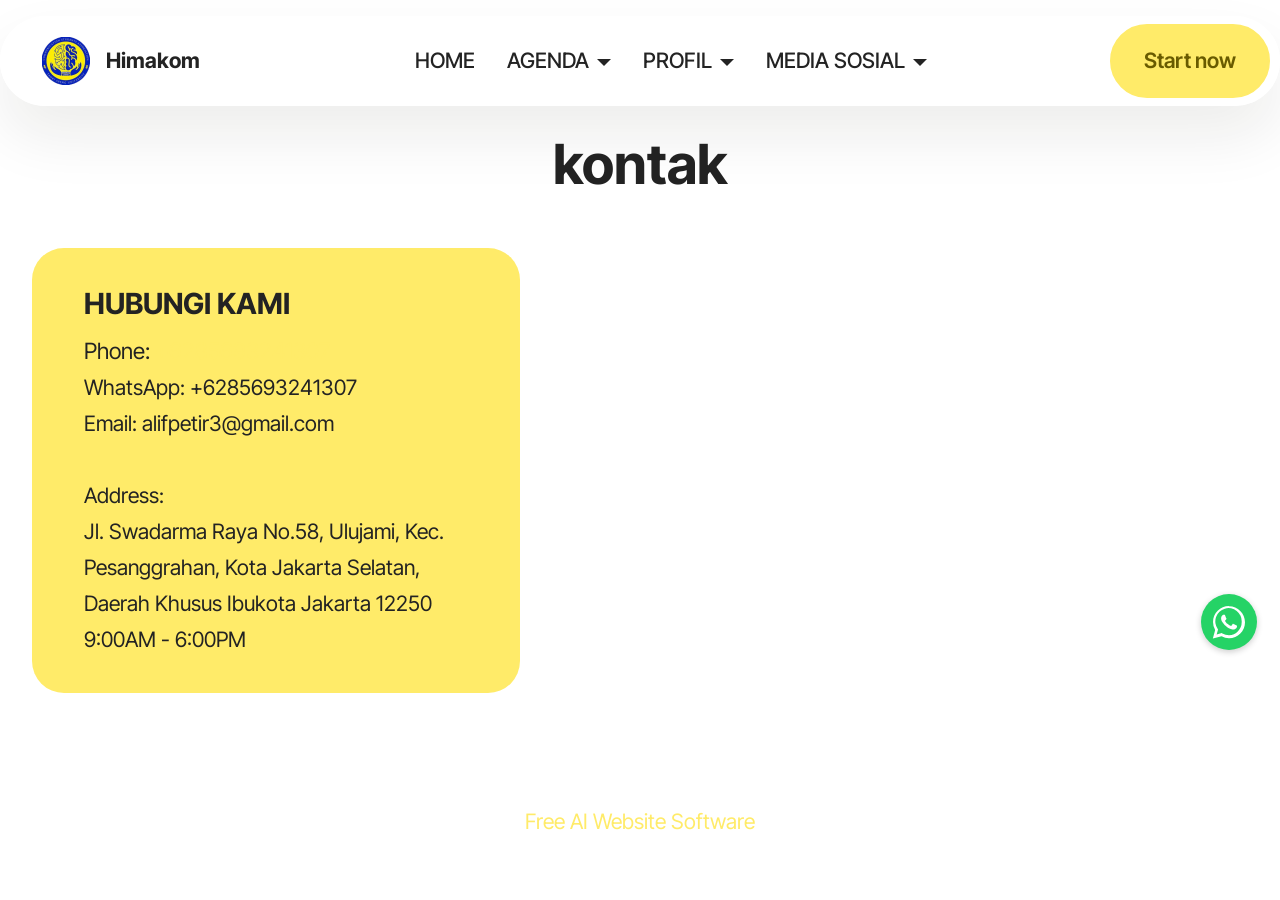
<file: page7.html>
<!DOCTYPE html>
<html  >
<head>
  <!-- Site made with Mobirise Website Builder v6.1.4, https://mobirise.com -->
  <meta charset="UTF-8">
  <meta http-equiv="X-UA-Compatible" content="IE=edge">
  <meta name="generator" content="Mobirise v6.1.4, mobirise.com">
  <meta name="viewport" content="width=device-width, initial-scale=1, minimum-scale=1">
  <link rel="shortcut icon" href="assets/images/download-removebg-preview-96x96.png" type="image/x-icon">
  <meta name="description" content="">
  
  
  <title>CONTACTS</title>
  <link rel="stylesheet" href="assets/web/assets/mobirise-icons2/mobirise2.css">
  <link rel="stylesheet" href="assets/bootstrap/css/bootstrap.min.css">
  <link rel="stylesheet" href="assets/animatecss/animate.css">
  <link rel="stylesheet" href="assets/dropdown/css/style.css">
  <link rel="stylesheet" href="assets/theme/css/style.css">
  <link rel="preload" href="https://fonts.googleapis.com/css?family=Inter+Tight:100,200,300,400,500,600,700,800,900,100i,200i,300i,400i,500i,600i,700i,800i,900i&display=swap" as="style" onload="this.onload=null;this.rel='stylesheet'">
  <noscript><link rel="stylesheet" href="https://fonts.googleapis.com/css?family=Inter+Tight:100,200,300,400,500,600,700,800,900,100i,200i,300i,400i,500i,600i,700i,800i,900i&display=swap"></noscript>
  <link rel="preload" as="style" href="assets/mobirise/css/mbr-additional.css?v=eUKII9"><link rel="stylesheet" href="assets/mobirise/css/mbr-additional.css?v=eUKII9" type="text/css">

  
  
  
</head>
<body>

<!-- Analytics -->
<!-- Google tag (gtag.js) -->
<script async src="https://www.googletagmanager.com/gtag/js?id=G-7Z48MQ5RSN"></script>
<script>
  window.dataLayer = window.dataLayer || [];
  function gtag(){dataLayer.push(arguments);}
  gtag('js', new Date());

  gtag('config', 'G-7Z48MQ5RSN');
</script>
<!-- /Analytics -->


  
  <section data-bs-version="5.1" class="menu menu2 cid-tJS6tZXiPa" once="menu" id="menu02-21">
	

	<nav class="navbar navbar-dropdown navbar-fixed-top navbar-expand-lg">
		<div class="container">
			<div class="navbar-brand">
				<span class="navbar-logo">
					<a href="https://mobirise.com">
						<img src="assets/images/download-removebg-preview-96x96.png" alt="Mobirise Website Builder" style="height: 3rem;">
					</a>
				</span>
				<span class="navbar-caption-wrap"><a class="navbar-caption text-black text-primary display-4" href="index.html">Himakom</a></span>
			</div>
			<button class="navbar-toggler" type="button" data-toggle="collapse" data-bs-toggle="collapse" data-target="#navbarSupportedContent" data-bs-target="#navbarSupportedContent" aria-controls="navbarNavAltMarkup" aria-expanded="false" aria-label="Toggle navigation">
				<div class="hamburger">
					<span></span>
					<span></span>
					<span></span>
					<span></span>
				</div>
			</button>
			<div class="collapse navbar-collapse" id="navbarSupportedContent">
				<ul class="navbar-nav nav-dropdown" data-app-modern-menu="true"><li class="nav-item"><a class="nav-link link text-black text-primary display-4" href="page1.html">HOME</a></li><li class="nav-item dropdown">
						<a class="nav-link link text-black text-primary dropdown-toggle display-4" href="page.html" aria-expanded="false" data-toggle="dropdown-submenu" data-bs-toggle="dropdown" data-bs-auto-close="outside">AGENDA</a><div class="dropdown-menu" aria-labelledby="dropdown-629"><a class="text-black text-primary show dropdown-item display-4" href="page.html">Agenda</a><a class="text-black text-primary dropdown-item display-4" href="page2.html">MOMENT FOTO CSA</a><a class="text-black text-primary show dropdown-item display-4" href="page5.html">VIDEO</a></div>
					</li><li class="nav-item dropdown"><a class="nav-link link text-black text-primary dropdown-toggle display-4" href="page4.html" target="_blank" data-toggle="dropdown-submenu" data-bs-toggle="dropdown" data-bs-auto-close="outside" aria-expanded="false">PROFIL</a><div class="dropdown-menu" aria-labelledby="dropdown-745"><a class="text-black text-primary show dropdown-item display-4" href="page4.html" target="_blank">profil</a><a class="text-black text-primary dropdown-item display-4" href="page3.html" target="_blank">STRUKTUR</a></div></li>
					
					<li class="nav-item dropdown"><a class="nav-link link text-black text-primary dropdown-toggle display-4" href="page8.html" data-toggle="dropdown-submenu" data-bs-toggle="dropdown" data-bs-auto-close="outside" aria-expanded="false">MEDIA SOSIAL</a><div class="dropdown-menu" aria-labelledby="dropdown-162"><a class="text-black text-primary show dropdown-item display-4" href="page9.html#social04-3f">media sosial</a><a class="text-black text-primary dropdown-item display-4" href="page7.html">CONTACTS</a></div></li></ul>
				
				<div class="navbar-buttons mbr-section-btn"><a class="btn btn-primary display-4" href="page10.html"> Start now</a></div>
			</div>
		</div>
	</nav>
</section>

<section data-bs-version="5.1" class="contacts2 map1 cid-v3clqysZJ0" id="contacts02-2f">

    

    
    <div class="container">
        <div class="mbr-section-head mb-5">
            <h3 class="mbr-section-title mbr-fonts-style align-center mb-0 display-2"><strong>kontak</strong></h3>
            
        </div>
        <div class="row justify-content-center mt-4">
            <div class="card col-12 col-md-5">
                <div class="card-wrapper">
                    <div class="text-wrapper">
                        <h5 class="cardTitle mbr-fonts-style mb-2 display-5"><strong>HUBUNGI KAMI</strong></h5>
                    <ul class="list mbr-fonts-style display-7">
                        <li class="mbr-text item-wrap"><span style="font-size: 1.4rem;">Phone: </span><a href="tel:+12345678910" class="text-primary" style="font-size: 1.4rem;">+6285693241307</a><br></li>
                        <li class="mbr-text item-wrap">WhatsApp: +6285693241307</li>
                        <li class="mbr-text item-wrap">Email: alifpetir3@gmail.com</li><li class="mbr-text item-wrap"><br></li>
                        <li class="mbr-text item-wrap">Address: </li><li class="mbr-text item-wrap">Jl. Swadarma Raya No.58, Ulujami, Kec. Pesanggrahan, Kota Jakarta Selatan, Daerah Khusus Ibukota Jakarta 12250</li><li class="mbr-text item-wrap">9:00AM - 6:00PM</li>
                    </ul>
                    </div>
                </div>
            </div>
            <div class="map-wrapper col-12 col-md-7">
                <div class="google-map"><iframe frameborder="0" style="border:0" src="https://www.google.com/maps/embed/v1/place?key=AIzaSyDbnCmnHmtigIYiD8jIfeHQv7gW2ANhHD4&amp;q=Jl. Swadarma Raya No.58, Ulujami, Kec. Pesanggrahan, Kota Jakarta Selatan, Daerah Khusus Ibukota Jakarta 12250" allowfullscreen=""></iframe></div>
            </div>
        </div>
    </div>
</section>

<section data-bs-version="5.1" class="_customHTML cid-v3co7RrX5l" id="design-block-2n">


<div>
  <div class="whatsapp-wrapper">
    <a target="_blank" href="https://api.whatsapp.com/send?phone=+6285693241307&text=Hi! I would like some information." class="whatsapp-button tooltip-left" data-tooltip="Write us on WhatsApp" style="background-color: #25d366;">
      <svg xmlns="http://www.w3.org/2000/svg" viewBox="0 0 32 32" width="40" height="40" fill="#ffffff">
        <path d="M16.002 3.2c-7.046 0-12.8 5.754-12.8 12.8a12.736 12.736 0 0 0 1.734 6.448l-1.861 6.821 7.002-1.835a12.726 12.726 0 0 0 5.925 1.506c7.046 0 12.8-5.754 12.8-12.8s-5.754-12.8-12.8-12.8zm0 23.36a10.57 10.57 0 0 1-5.334-1.446l-0.382-0.228-4.158 1.092 1.109-4.03-0.248-0.394a10.562 10.562 0 1 1 19.171-5.564 10.588 10.588 0 0 1-10.158 10.57zm5.692-7.998c-0.311-0.157-1.836-0.909-2.121-1.014-0.284-0.104-0.492-0.157-0.7 0.157s-0.803 1.014-0.984 1.223c-0.18 0.209-0.361 0.236-0.673 0.079-0.311-0.157-1.314-0.485-2.503-1.545-0.924-0.825-1.548-1.845-1.728-2.156-0.18-0.311-0.019-0.48 0.135-0.634 0.139-0.138 0.311-0.36 0.466-0.54 0.157-0.18 0.209-0.31 0.312-0.519 0.104-0.209 0.052-0.393-0.026-0.55-0.078-0.157-0.7-1.686-0.959-2.318-0.252-0.605-0.508-0.524-0.7-0.534-0.182-0.009-0.391-0.009-0.6-0.009s-0.55 0.079-0.837 0.393c-0.287 0.314-1.096 1.072-1.096 2.614s1.122 3.031 1.278 3.239c0.157 0.209 2.21 3.371 5.356 4.724 0.749 0.323 1.333 0.516 1.788 0.66 0.752 0.239 1.436 0.205 1.977 0.124 0.603-0.089 1.836-0.749 2.096-1.472s0.26-1.342 0.182-1.472c-0.078-0.13-0.287-0.209-0.6-0.36z"></path>
      </svg>
    </a>
  </div>
</div>

  <div style="padding:5rem; background:#c2c2c2;" class="hidden">
    <div class="align-center">
        <svg xmlns="http://www.w3.org/2000/svg" xmlns:xlink="http://www.w3.org/1999/xlink" version="1.1" width="100" height="100" viewBox="0 0 256 256" xml:space="preserve">
  <g style="stroke: none; stroke-width: 0; stroke-dasharray: none; stroke-linecap: butt; stroke-linejoin: miter; stroke-miterlimit: 10; fill: none; fill-rule: nonzero; opacity: 1;" transform="translate(1.4065934065934016 1.4065934065934016) scale(2.81 2.81)">
  <circle cx="45" cy="45" r="45" style="stroke: none; stroke-width: 1; stroke-dasharray: none; stroke-linecap: butt; stroke-linejoin: miter; stroke-miterlimit: 10; fill: rgb(42,181,64); fill-rule: nonzero; opacity: 1;" transform="  matrix(1 0 0 1 0 0) "></circle>
  <path d="M 16.138 44.738 c -0.002 5.106 1.332 10.091 3.869 14.485 l -4.112 15.013 l 15.365 -4.029 c 4.233 2.309 8.999 3.525 13.85 3.527 h 0.012 c 15.973 0 28.976 -12.999 28.983 -28.974 c 0.003 -7.742 -3.01 -15.022 -8.481 -20.498 c -5.472 -5.476 -12.749 -8.494 -20.502 -8.497 C 29.146 15.765 16.145 28.762 16.138 44.738 M 25.288 58.466 l -0.574 -0.911 c -2.412 -3.834 -3.685 -8.266 -3.683 -12.816 c 0.005 -13.278 10.811 -24.081 24.099 -24.081 c 6.435 0.003 12.482 2.511 17.031 7.062 c 4.548 4.552 7.051 10.603 7.05 17.037 C 69.205 58.036 58.399 68.84 45.121 68.84 h -0.009 c -4.323 -0.003 -8.563 -1.163 -12.261 -3.357 l -0.88 -0.522 l -9.118 2.391 L 25.288 58.466 z M 45.122 73.734 L 45.122 73.734 L 45.122 73.734 C 45.122 73.734 45.121 73.734 45.122 73.734" style="stroke: none; stroke-width: 1; stroke-dasharray: none; stroke-linecap: butt; stroke-linejoin: miter; stroke-miterlimit: 10; fill: rgb(255,255,255); fill-rule: nonzero; opacity: 1;" transform=" matrix(1 0 0 1 0 0) " stroke-linecap="round"></path>
  <path d="M 37.878 32.624 c -0.543 -1.206 -1.113 -1.23 -1.63 -1.251 c -0.422 -0.018 -0.905 -0.017 -1.388 -0.017 c -0.483 0 -1.268 0.181 -1.931 0.906 c -0.664 0.725 -2.535 2.477 -2.535 6.039 c 0 3.563 2.595 7.006 2.957 7.49 c 0.362 0.483 5.01 8.028 12.37 10.931 c 6.118 2.412 7.362 1.933 8.69 1.812 c 1.328 -0.121 4.285 -1.751 4.888 -3.442 c 0.604 -1.691 0.604 -3.14 0.423 -3.443 c -0.181 -0.302 -0.664 -0.483 -1.388 -0.845 c -0.724 -0.362 -4.285 -2.114 -4.948 -2.356 c -0.664 -0.241 -1.147 -0.362 -1.63 0.363 c -0.483 0.724 -1.87 2.355 -2.292 2.838 c -0.422 0.484 -0.845 0.544 -1.569 0.182 c -0.724 -0.363 -3.057 -1.127 -5.824 -3.594 c -2.153 -1.92 -3.606 -4.29 -4.029 -5.015 c -0.422 -0.724 -0.045 -1.116 0.318 -1.477 c 0.325 -0.324 0.724 -0.846 1.087 -1.268 c 0.361 -0.423 0.482 -0.725 0.723 -1.208 c 0.242 -0.483 0.121 -0.906 -0.06 -1.269 C 39.929 37.637 38.522 34.056 37.878 32.624" style="stroke: none; stroke-width: 1; stroke-dasharray: none; stroke-linecap: butt; stroke-linejoin: miter; stroke-miterlimit: 10; fill: rgb(255,255,255); fill-rule: nonzero; opacity: 1;" transform=" matrix(1 0 0 1 0 0) " stroke-linecap="round"></path>
  </g>
  </svg>
      <p>
        <br><br><br><strong>Whatsapp Button</strong><br><br>
        Click the gear icon to configure.<br>this text will be removed in preview/public<br><br>
      </p>
    </div>
  </div>

</section><section class="display-7" style="padding: 0;align-items: center;justify-content: center;flex-wrap: wrap;    align-content: center;display: flex;position: relative;height: 4rem;"><a href="https://mobiri.se/4271577" style="flex: 1 1;height: 4rem;position: absolute;width: 100%;z-index: 1;"><img alt="" style="height: 4rem;" src="[data-uri]"></a><p style="margin: 0;text-align: center;" class="display-7">&#8204;</p><a style="z-index:1" href="https://mobirise.com/builder/ai-website-builder.html">Free AI Website Software</a></section><script src="assets/bootstrap/js/bootstrap.bundle.min.js"></script>  <script src="assets/smoothscroll/smooth-scroll.js"></script>  <script src="assets/ytplayer/index.js"></script>  <script src="assets/dropdown/js/navbar-dropdown.js"></script>  <script src="assets/theme/js/script.js"></script>  
  
  
  <input name="animation" type="hidden">
  </body>
</html>
</file>
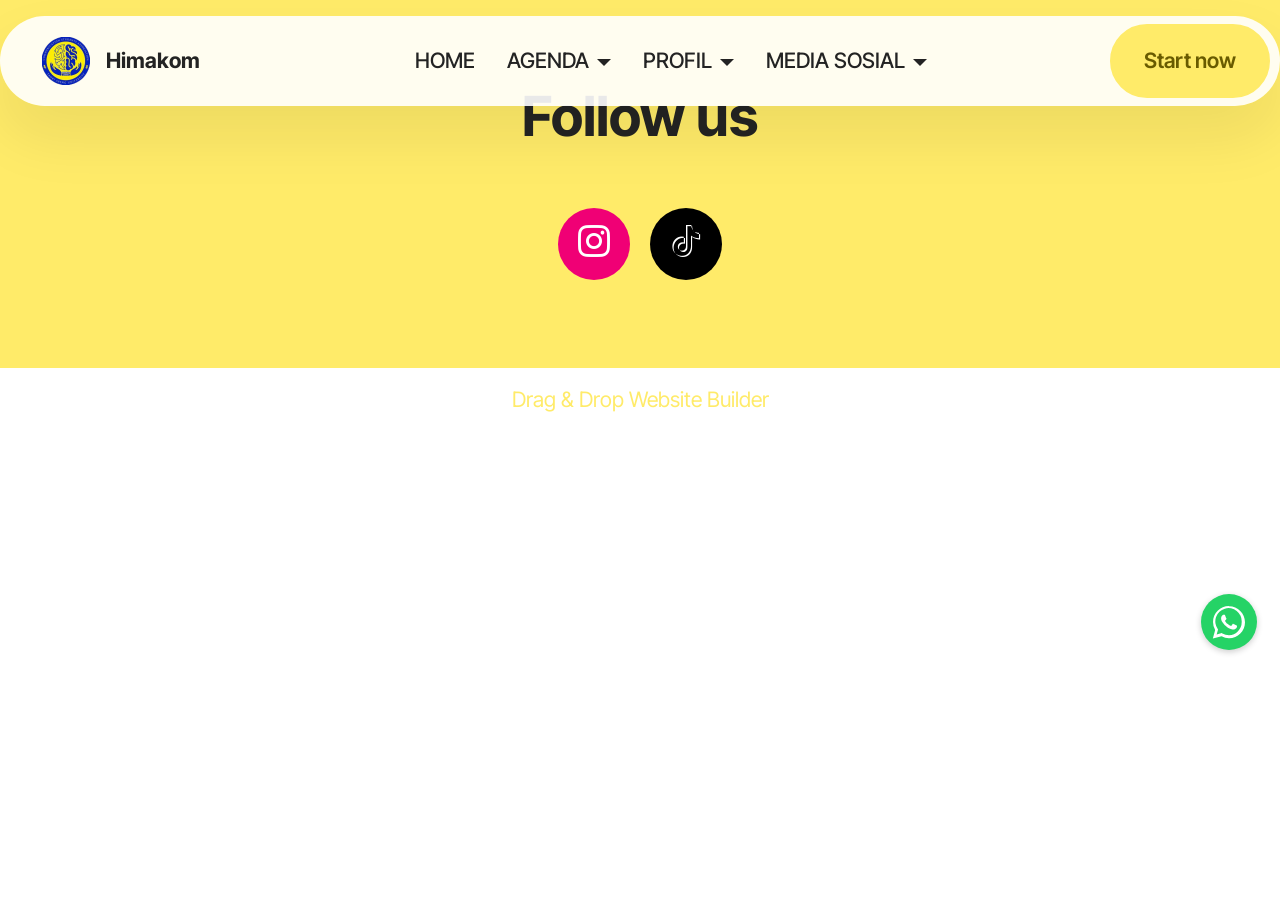
<file: page9.html>
<!DOCTYPE html>
<html  >
<head>
  <!-- Site made with Mobirise Website Builder v6.1.4, https://mobirise.com -->
  <meta charset="UTF-8">
  <meta http-equiv="X-UA-Compatible" content="IE=edge">
  <meta name="generator" content="Mobirise v6.1.4, mobirise.com">
  <meta name="viewport" content="width=device-width, initial-scale=1, minimum-scale=1">
  <link rel="shortcut icon" href="assets/images/download-removebg-preview-96x96.png" type="image/x-icon">
  <meta name="description" content="">
  
  
  <title>MEDIA SOSIAL</title>
  <link rel="stylesheet" href="assets/web/assets/mobirise-icons2/mobirise2.css">
  <link rel="stylesheet" href="assets/bootstrap/css/bootstrap.min.css">
  <link rel="stylesheet" href="assets/animatecss/animate.css">
  <link rel="stylesheet" href="assets/dropdown/css/style.css">
  <link rel="stylesheet" href="assets/socicon/css/styles.css">
  <link rel="stylesheet" href="assets/theme/css/style.css">
  <link rel="preload" href="https://fonts.googleapis.com/css?family=Inter+Tight:100,200,300,400,500,600,700,800,900,100i,200i,300i,400i,500i,600i,700i,800i,900i&display=swap" as="style" onload="this.onload=null;this.rel='stylesheet'">
  <noscript><link rel="stylesheet" href="https://fonts.googleapis.com/css?family=Inter+Tight:100,200,300,400,500,600,700,800,900,100i,200i,300i,400i,500i,600i,700i,800i,900i&display=swap"></noscript>
  <link rel="preload" as="style" href="assets/mobirise/css/mbr-additional.css?v=1CaxHJ"><link rel="stylesheet" href="assets/mobirise/css/mbr-additional.css?v=1CaxHJ" type="text/css">

  
  
  
</head>
<body>

<!-- Analytics -->
<!-- Google tag (gtag.js) -->
<script async src="https://www.googletagmanager.com/gtag/js?id=G-7Z48MQ5RSN"></script>
<script>
  window.dataLayer = window.dataLayer || [];
  function gtag(){dataLayer.push(arguments);}
  gtag('js', new Date());

  gtag('config', 'G-7Z48MQ5RSN');
</script>
<!-- /Analytics -->


  
  <section data-bs-version="5.1" class="menu menu2 cid-tJS6tZXiPa" once="menu" id="menu02-1z">
	

	<nav class="navbar navbar-dropdown navbar-fixed-top navbar-expand-lg">
		<div class="container">
			<div class="navbar-brand">
				<span class="navbar-logo">
					<a href="https://mobirise.com">
						<img src="assets/images/download-removebg-preview-96x96.png" alt="Mobirise Website Builder" style="height: 3rem;">
					</a>
				</span>
				<span class="navbar-caption-wrap"><a class="navbar-caption text-black text-primary display-4" href="index.html">Himakom</a></span>
			</div>
			<button class="navbar-toggler" type="button" data-toggle="collapse" data-bs-toggle="collapse" data-target="#navbarSupportedContent" data-bs-target="#navbarSupportedContent" aria-controls="navbarNavAltMarkup" aria-expanded="false" aria-label="Toggle navigation">
				<div class="hamburger">
					<span></span>
					<span></span>
					<span></span>
					<span></span>
				</div>
			</button>
			<div class="collapse navbar-collapse" id="navbarSupportedContent">
				<ul class="navbar-nav nav-dropdown" data-app-modern-menu="true"><li class="nav-item"><a class="nav-link link text-black text-primary display-4" href="page1.html">HOME</a></li><li class="nav-item dropdown">
						<a class="nav-link link text-black text-primary dropdown-toggle display-4" href="page.html" aria-expanded="false" data-toggle="dropdown-submenu" data-bs-toggle="dropdown" data-bs-auto-close="outside">AGENDA</a><div class="dropdown-menu" aria-labelledby="dropdown-629"><a class="text-black text-primary show dropdown-item display-4" href="page.html">Agenda</a><a class="text-black text-primary dropdown-item display-4" href="page2.html">MOMENT FOTO CSA</a><a class="text-black text-primary show dropdown-item display-4" href="page5.html">VIDEO</a></div>
					</li><li class="nav-item dropdown"><a class="nav-link link text-black text-primary dropdown-toggle display-4" href="page4.html" target="_blank" data-toggle="dropdown-submenu" data-bs-toggle="dropdown" data-bs-auto-close="outside" aria-expanded="false">PROFIL</a><div class="dropdown-menu" aria-labelledby="dropdown-745"><a class="text-black text-primary show dropdown-item display-4" href="page4.html" target="_blank">profil</a><a class="text-black text-primary dropdown-item display-4" href="page3.html" target="_blank">STRUKTUR</a></div></li>
					
					<li class="nav-item dropdown"><a class="nav-link link text-black text-primary dropdown-toggle display-4" href="page8.html" data-toggle="dropdown-submenu" data-bs-toggle="dropdown" data-bs-auto-close="outside" aria-expanded="false">MEDIA SOSIAL</a><div class="dropdown-menu" aria-labelledby="dropdown-162"><a class="text-black text-primary show dropdown-item display-4" href="page9.html#social04-3f">media sosial</a><a class="text-black text-primary dropdown-item display-4" href="page7.html">CONTACTS</a></div></li></ul>
				
				<div class="navbar-buttons mbr-section-btn"><a class="btn btn-primary display-4" href="page10.html"> Start now</a></div>
			</div>
		</div>
	</nav>
</section>

<section data-bs-version="5.1" class="_customHTML cid-v3ewyqBsRK" id="design-block-2x">


<div>
  <div class="whatsapp-wrapper">
    <a target="_blank" href="https://api.whatsapp.com/send?phone=+6285693241307&text=Hi! I would like some information." class="whatsapp-button tooltip-left" data-tooltip="Write us on WhatsApp" style="background-color: #25d366;">
      <svg xmlns="http://www.w3.org/2000/svg" viewBox="0 0 32 32" width="40" height="40" fill="#ffffff">
        <path d="M16.002 3.2c-7.046 0-12.8 5.754-12.8 12.8a12.736 12.736 0 0 0 1.734 6.448l-1.861 6.821 7.002-1.835a12.726 12.726 0 0 0 5.925 1.506c7.046 0 12.8-5.754 12.8-12.8s-5.754-12.8-12.8-12.8zm0 23.36a10.57 10.57 0 0 1-5.334-1.446l-0.382-0.228-4.158 1.092 1.109-4.03-0.248-0.394a10.562 10.562 0 1 1 19.171-5.564 10.588 10.588 0 0 1-10.158 10.57zm5.692-7.998c-0.311-0.157-1.836-0.909-2.121-1.014-0.284-0.104-0.492-0.157-0.7 0.157s-0.803 1.014-0.984 1.223c-0.18 0.209-0.361 0.236-0.673 0.079-0.311-0.157-1.314-0.485-2.503-1.545-0.924-0.825-1.548-1.845-1.728-2.156-0.18-0.311-0.019-0.48 0.135-0.634 0.139-0.138 0.311-0.36 0.466-0.54 0.157-0.18 0.209-0.31 0.312-0.519 0.104-0.209 0.052-0.393-0.026-0.55-0.078-0.157-0.7-1.686-0.959-2.318-0.252-0.605-0.508-0.524-0.7-0.534-0.182-0.009-0.391-0.009-0.6-0.009s-0.55 0.079-0.837 0.393c-0.287 0.314-1.096 1.072-1.096 2.614s1.122 3.031 1.278 3.239c0.157 0.209 2.21 3.371 5.356 4.724 0.749 0.323 1.333 0.516 1.788 0.66 0.752 0.239 1.436 0.205 1.977 0.124 0.603-0.089 1.836-0.749 2.096-1.472s0.26-1.342 0.182-1.472c-0.078-0.13-0.287-0.209-0.6-0.36z"></path>
      </svg>
    </a>
  </div>
</div>

  <div style="padding:5rem; background:#c2c2c2;" class="hidden">
    <div class="align-center">
        <svg xmlns="http://www.w3.org/2000/svg" xmlns:xlink="http://www.w3.org/1999/xlink" version="1.1" width="100" height="100" viewBox="0 0 256 256" xml:space="preserve">
  <g style="stroke: none; stroke-width: 0; stroke-dasharray: none; stroke-linecap: butt; stroke-linejoin: miter; stroke-miterlimit: 10; fill: none; fill-rule: nonzero; opacity: 1;" transform="translate(1.4065934065934016 1.4065934065934016) scale(2.81 2.81)">
  <circle cx="45" cy="45" r="45" style="stroke: none; stroke-width: 1; stroke-dasharray: none; stroke-linecap: butt; stroke-linejoin: miter; stroke-miterlimit: 10; fill: rgb(42,181,64); fill-rule: nonzero; opacity: 1;" transform="  matrix(1 0 0 1 0 0) "></circle>
  <path d="M 16.138 44.738 c -0.002 5.106 1.332 10.091 3.869 14.485 l -4.112 15.013 l 15.365 -4.029 c 4.233 2.309 8.999 3.525 13.85 3.527 h 0.012 c 15.973 0 28.976 -12.999 28.983 -28.974 c 0.003 -7.742 -3.01 -15.022 -8.481 -20.498 c -5.472 -5.476 -12.749 -8.494 -20.502 -8.497 C 29.146 15.765 16.145 28.762 16.138 44.738 M 25.288 58.466 l -0.574 -0.911 c -2.412 -3.834 -3.685 -8.266 -3.683 -12.816 c 0.005 -13.278 10.811 -24.081 24.099 -24.081 c 6.435 0.003 12.482 2.511 17.031 7.062 c 4.548 4.552 7.051 10.603 7.05 17.037 C 69.205 58.036 58.399 68.84 45.121 68.84 h -0.009 c -4.323 -0.003 -8.563 -1.163 -12.261 -3.357 l -0.88 -0.522 l -9.118 2.391 L 25.288 58.466 z M 45.122 73.734 L 45.122 73.734 L 45.122 73.734 C 45.122 73.734 45.121 73.734 45.122 73.734" style="stroke: none; stroke-width: 1; stroke-dasharray: none; stroke-linecap: butt; stroke-linejoin: miter; stroke-miterlimit: 10; fill: rgb(255,255,255); fill-rule: nonzero; opacity: 1;" transform=" matrix(1 0 0 1 0 0) " stroke-linecap="round"></path>
  <path d="M 37.878 32.624 c -0.543 -1.206 -1.113 -1.23 -1.63 -1.251 c -0.422 -0.018 -0.905 -0.017 -1.388 -0.017 c -0.483 0 -1.268 0.181 -1.931 0.906 c -0.664 0.725 -2.535 2.477 -2.535 6.039 c 0 3.563 2.595 7.006 2.957 7.49 c 0.362 0.483 5.01 8.028 12.37 10.931 c 6.118 2.412 7.362 1.933 8.69 1.812 c 1.328 -0.121 4.285 -1.751 4.888 -3.442 c 0.604 -1.691 0.604 -3.14 0.423 -3.443 c -0.181 -0.302 -0.664 -0.483 -1.388 -0.845 c -0.724 -0.362 -4.285 -2.114 -4.948 -2.356 c -0.664 -0.241 -1.147 -0.362 -1.63 0.363 c -0.483 0.724 -1.87 2.355 -2.292 2.838 c -0.422 0.484 -0.845 0.544 -1.569 0.182 c -0.724 -0.363 -3.057 -1.127 -5.824 -3.594 c -2.153 -1.92 -3.606 -4.29 -4.029 -5.015 c -0.422 -0.724 -0.045 -1.116 0.318 -1.477 c 0.325 -0.324 0.724 -0.846 1.087 -1.268 c 0.361 -0.423 0.482 -0.725 0.723 -1.208 c 0.242 -0.483 0.121 -0.906 -0.06 -1.269 C 39.929 37.637 38.522 34.056 37.878 32.624" style="stroke: none; stroke-width: 1; stroke-dasharray: none; stroke-linecap: butt; stroke-linejoin: miter; stroke-miterlimit: 10; fill: rgb(255,255,255); fill-rule: nonzero; opacity: 1;" transform=" matrix(1 0 0 1 0 0) " stroke-linecap="round"></path>
  </g>
  </svg>
      <p>
        <br><br><br><strong>Whatsapp Button</strong><br><br>
        Click the gear icon to configure.<br>this text will be removed in preview/public<br><br>
      </p>
    </div>
  </div>

</section>

<section data-bs-version="5.1" class="social4 cid-v8ua0ESgl5" id="social04-3f">
    
    
    

    <div class="container">
        <div class="media-container-row">
            <div class="col-12">
                <h3 class="mbr-section-title align-center mb-5 mbr-fonts-style display-2">
                    <strong>Follow us</strong>
                </h3>
                <div class="social-list align-center">
                    
                    
                    <a class="iconfont-wrapper bg-instagram m-2" href="https://www.instagram.com/csa.tau?igsh=aTRmNTZwbnVyaGI0" target="_blank">
                        <span class="socicon-instagram socicon"></span>
                    </a>
                    
                    
                    
                    
                    
                    <a class="iconfont-wrapper bg-tiktok m-2" href="https://www.tiktok.com/@csa.tau?_r=1&_t=ZS-937lOdQlCGy" target="_blank">
                        <span class="socicon-tiktok socicon"></span>
                    </a>
                    
                    
                </div>
            </div>
        </div>
    </div>
</section><section class="display-7" style="padding: 0;align-items: center;justify-content: center;flex-wrap: wrap;    align-content: center;display: flex;position: relative;height: 4rem;"><a href="https://mobiri.se/4271577" style="flex: 1 1;height: 4rem;position: absolute;width: 100%;z-index: 1;"><img alt="" style="height: 4rem;" src="[data-uri]"></a><p style="margin: 0;text-align: center;" class="display-7">&#8204;</p><a style="z-index:1" href="https://mobirise.com/drag-drop-website-builder.html">Drag & Drop Website Builder</a></section><script src="assets/bootstrap/js/bootstrap.bundle.min.js"></script>  <script src="assets/smoothscroll/smooth-scroll.js"></script>  <script src="assets/ytplayer/index.js"></script>  <script src="assets/dropdown/js/navbar-dropdown.js"></script>  <script src="assets/theme/js/script.js"></script>  
  
  
  <input name="animation" type="hidden">
  </body>
</html>
</file>
<file: assets/web/assets/mobirise-icons2/mobirise2.css>
@font-face {
  font-family: 'Moririse2';
  font-display: swap;
  src:  url('mobirise2.eot?f2bix4');
  src:  url('mobirise2.eot?f2bix4#iefix') format('embedded-opentype'),
    url('mobirise2.ttf?f2bix4') format('truetype'),
    url('mobirise2.woff?f2bix4') format('woff'),
    url('mobirise2.svg?f2bix4#mobirise2') format('svg');
  font-weight: normal;
  font-style: normal;
}

[class^="mobi-"], [class*=" mobi-"] {
  /* use !important to prevent issues with browser extensions that change fonts */
  font-family: 'Moririse2' !important;
  speak: none;
  font-style: normal;
  font-weight: normal;
  font-variant: normal;
  text-transform: none;
  line-height: 1;

  /* Better Font Rendering =========== */
  -webkit-font-smoothing: antialiased;
  -moz-osx-font-smoothing: grayscale;
}

.mobi-mbri-add-submenu:before {
  content: "\e900";
}
.mobi-mbri-alert:before {
  content: "\e901";
}
.mobi-mbri-align-center:before {
  content: "\e902";
}
.mobi-mbri-align-justify:before {
  content: "\e903";
}
.mobi-mbri-align-left:before {
  content: "\e904";
}
.mobi-mbri-align-right:before {
  content: "\e905";
}
.mobi-mbri-android:before {
  content: "\e906";
}
.mobi-mbri-apple:before {
  content: "\e907";
}
.mobi-mbri-arrow-down:before {
  content: "\e908";
}
.mobi-mbri-arrow-next:before {
  content: "\e909";
}
.mobi-mbri-arrow-prev:before {
  content: "\e90a";
}
.mobi-mbri-arrow-up:before {
  content: "\e90b";
}
.mobi-mbri-bold:before {
  content: "\e90c";
}
.mobi-mbri-bookmark:before {
  content: "\e90d";
}
.mobi-mbri-bootstrap:before {
  content: "\e90e";
}
.mobi-mbri-briefcase:before {
  content: "\e90f";
}
.mobi-mbri-browse:before {
  content: "\e910";
}
.mobi-mbri-bulleted-list:before {
  content: "\e911";
}
.mobi-mbri-calendar:before {
  content: "\e912";
}
.mobi-mbri-camera:before {
  content: "\e913";
}
.mobi-mbri-cart-add:before {
  content: "\e914";
}
.mobi-mbri-cart-full:before {
  content: "\e915";
}
.mobi-mbri-cash:before {
  content: "\e916";
}
.mobi-mbri-change-style:before {
  content: "\e917";
}
.mobi-mbri-chat:before {
  content: "\e918";
}
.mobi-mbri-clock:before {
  content: "\e919";
}
.mobi-mbri-close:before {
  content: "\e91a";
}
.mobi-mbri-cloud:before {
  content: "\e91b";
}
.mobi-mbri-code:before {
  content: "\e91c";
}
.mobi-mbri-contact-form:before {
  content: "\e91d";
}
.mobi-mbri-credit-card:before {
  content: "\e91e";
}
.mobi-mbri-cursor-click:before {
  content: "\e91f";
}
.mobi-mbri-cust-feedback:before {
  content: "\e920";
}
.mobi-mbri-database:before {
  content: "\e921";
}
.mobi-mbri-delivery:before {
  content: "\e922";
}
.mobi-mbri-desktop:before {
  content: "\e923";
}
.mobi-mbri-devices:before {
  content: "\e924";
}
.mobi-mbri-down:before {
  content: "\e925";
}
.mobi-mbri-download-2:before {
  content: "\e926";
}
.mobi-mbri-download:before {
  content: "\e927";
}
.mobi-mbri-drag-n-drop-2:before {
  content: "\e928";
}
.mobi-mbri-drag-n-drop:before {
  content: "\e929";
}
.mobi-mbri-edit-2:before {
  content: "\e92a";
}
.mobi-mbri-edit:before {
  content: "\e92b";
}
.mobi-mbri-error:before {
  content: "\e92c";
}
.mobi-mbri-extension:before {
  content: "\e92d";
}
.mobi-mbri-features:before {
  content: "\e92e";
}
.mobi-mbri-file:before {
  content: "\e92f";
}
.mobi-mbri-flag:before {
  content: "\e930";
}
.mobi-mbri-folder:before {
  content: "\e931";
}
.mobi-mbri-gift:before {
  content: "\e932";
}
.mobi-mbri-github:before {
  content: "\e933";
}
.mobi-mbri-globe-2:before {
  content: "\e934";
}
.mobi-mbri-globe:before {
  content: "\e935";
}
.mobi-mbri-growing-chart:before {
  content: "\e936";
}
.mobi-mbri-hearth:before {
  content: "\e937";
}
.mobi-mbri-help:before {
  content: "\e938";
}
.mobi-mbri-home:before {
  content: "\e939";
}
.mobi-mbri-hot-cup:before {
  content: "\e93a";
}
.mobi-mbri-idea:before {
  content: "\e93b";
}
.mobi-mbri-image-gallery:before {
  content: "\e93c";
}
.mobi-mbri-image-slider:before {
  content: "\e93d";
}
.mobi-mbri-info:before {
  content: "\e93e";
}
.mobi-mbri-italic:before {
  content: "\e93f";
}
.mobi-mbri-key:before {
  content: "\e940";
}
.mobi-mbri-laptop:before {
  content: "\e941";
}
.mobi-mbri-layers:before {
  content: "\e942";
}
.mobi-mbri-left-right:before {
  content: "\e943";
}
.mobi-mbri-left:before {
  content: "\e944";
}
.mobi-mbri-letter:before {
  content: "\e945";
}
.mobi-mbri-like:before {
  content: "\e946";
}
.mobi-mbri-link:before {
  content: "\e947";
}
.mobi-mbri-lock:before {
  content: "\e948";
}
.mobi-mbri-login:before {
  content: "\e949";
}
.mobi-mbri-logout:before {
  content: "\e94a";
}
.mobi-mbri-magic-stick:before {
  content: "\e94b";
}
.mobi-mbri-map-pin:before {
  content: "\e94c";
}
.mobi-mbri-menu:before {
  content: "\e94d";
}
.mobi-mbri-mobile-2:before {
  content: "\e94e";
}
.mobi-mbri-mobile-horizontal:before {
  content: "\e94f";
}
.mobi-mbri-mobile:before {
  content: "\e950";
}
.mobi-mbri-mobirise:before {
  content: "\e951";
}
.mobi-mbri-more-horizontal:before {
  content: "\e952";
}
.mobi-mbri-more-vertical:before {
  content: "\e953";
}
.mobi-mbri-music:before {
  content: "\e954";
}
.mobi-mbri-new-file:before {
  content: "\e955";
}
.mobi-mbri-numbered-list:before {
  content: "\e956";
}
.mobi-mbri-opened-folder:before {
  content: "\e957";
}
.mobi-mbri-pages:before {
  content: "\e958";
}
.mobi-mbri-paper-plane:before {
  content: "\e959";
}
.mobi-mbri-paperclip:before {
  content: "\e95a";
}
.mobi-mbri-phone:before {
  content: "\e95b";
}
.mobi-mbri-photo:before {
  content: "\e95c";
}
.mobi-mbri-photos:before {
  content: "\e95d";
}
.mobi-mbri-pin:before {
  content: "\e95e";
}
.mobi-mbri-play:before {
  content: "\e95f";
}
.mobi-mbri-plus:before {
  content: "\e960";
}
.mobi-mbri-preview:before {
  content: "\e961";
}
.mobi-mbri-print:before {
  content: "\e962";
}
.mobi-mbri-protect:before {
  content: "\e963";
}
.mobi-mbri-question:before {
  content: "\e964";
}
.mobi-mbri-quote-left:before {
  content: "\e965";
}
.mobi-mbri-quote-right:before {
  content: "\e966";
}
.mobi-mbri-redo:before {
  content: "\e967";
}
.mobi-mbri-refresh:before {
  content: "\e968";
}
.mobi-mbri-responsive-2:before {
  content: "\e969";
}
.mobi-mbri-responsive:before {
  content: "\e96a";
}
.mobi-mbri-right:before {
  content: "\e96b";
}
.mobi-mbri-rocket:before {
  content: "\e96c";
}
.mobi-mbri-sad-face:before {
  content: "\e96d";
}
.mobi-mbri-sale:before {
  content: "\e96e";
}
.mobi-mbri-save:before {
  content: "\e96f";
}
.mobi-mbri-search:before {
  content: "\e970";
}
.mobi-mbri-setting-2:before {
  content: "\e971";
}
.mobi-mbri-setting-3:before {
  content: "\e972";
}
.mobi-mbri-setting:before {
  content: "\e973";
}
.mobi-mbri-share:before {
  content: "\e974";
}
.mobi-mbri-shopping-bag:before {
  content: "\e975";
}
.mobi-mbri-shopping-basket:before {
  content: "\e976";
}
.mobi-mbri-shopping-cart:before {
  content: "\e977";
}
.mobi-mbri-sites:before {
  content: "\e978";
}
.mobi-mbri-smile-face:before {
  content: "\e979";
}
.mobi-mbri-speed:before {
  content: "\e97a";
}
.mobi-mbri-star:before {
  content: "\e97b";
}
.mobi-mbri-success:before {
  content: "\e97c";
}
.mobi-mbri-sun:before {
  content: "\e97d";
}
.mobi-mbri-sun2:before {
  content: "\e97e";
}
.mobi-mbri-tablet-vertical:before {
  content: "\e97f";
}
.mobi-mbri-tablet:before {
  content: "\e980";
}
.mobi-mbri-target:before {
  content: "\e981";
}
.mobi-mbri-timer:before {
  content: "\e982";
}
.mobi-mbri-to-ftp:before {
  content: "\e983";
}
.mobi-mbri-to-local-drive:before {
  content: "\e984";
}
.mobi-mbri-touch-swipe:before {
  content: "\e985";
}
.mobi-mbri-touch:before {
  content: "\e986";
}
.mobi-mbri-trash:before {
  content: "\e987";
}
.mobi-mbri-underline:before {
  content: "\e988";
}
.mobi-mbri-undo:before {
  content: "\e989";
}
.mobi-mbri-unlink:before {
  content: "\e98a";
}
.mobi-mbri-unlock:before {
  content: "\e98b";
}
.mobi-mbri-up-down:before {
  content: "\e98c";
}
.mobi-mbri-up:before {
  content: "\e98d";
}
.mobi-mbri-update:before {
  content: "\e98e";
}
.mobi-mbri-upload-2:before {
  content: "\e98f";
}
.mobi-mbri-upload:before {
  content: "\e990";
}
.mobi-mbri-user-2:before {
  content: "\e991";
}
.mobi-mbri-user:before {
  content: "\e992";
}
.mobi-mbri-users:before {
  content: "\e993";
}
.mobi-mbri-video-play:before {
  content: "\e994";
}
.mobi-mbri-video:before {
  content: "\e995";
}
.mobi-mbri-watch:before {
  content: "\e996";
}
.mobi-mbri-website-theme-2:before {
  content: "\e997";
}
.mobi-mbri-website-theme:before {
  content: "\e998";
}
.mobi-mbri-wifi:before {
  content: "\e999";
}
.mobi-mbri-windows:before {
  content: "\e99a";
}
.mobi-mbri-zoom-in:before {
  content: "\e99b";
}
.mobi-mbri-zoom-out:before {
  content: "\e99c";
}
</file>
<file: assets/dropdown/css/style.css>
.navbar-dropdown {
  left: 0;
  padding: 0;
  position: absolute;
  right: 0;
  top: 0;
  transition: all 0.45s ease;
  z-index: 1030;
  background: #282828; }
  .navbar-dropdown .navbar-logo {
    margin-right: 0.8rem;
    transition: margin 0.3s ease-in-out;
    vertical-align: middle; }
    .navbar-dropdown .navbar-logo img {
      height: 3.125rem;
      transition: all 0.3s ease-in-out; }
    .navbar-dropdown .navbar-logo.mbr-iconfont {
      font-size: 3.125rem;
      line-height: 3.125rem; }
  .navbar-dropdown .navbar-caption {
    font-weight: 700;
    white-space: normal;
    vertical-align: -4px;
    line-height: 3.125rem !important; }
    .navbar-dropdown .navbar-caption, .navbar-dropdown .navbar-caption:hover {
      color: inherit;
      text-decoration: none; }
  .navbar-dropdown .mbr-iconfont + .navbar-caption {
    vertical-align: -1px; }
  .navbar-dropdown.navbar-fixed-top {
    position: fixed; }
  .navbar-dropdown .navbar-brand span {
    vertical-align: -4px; }
  .navbar-dropdown.bg-color.transparent {
    background: none; }
  .navbar-dropdown.navbar-short .navbar-brand {
    padding: 0.625rem 0; }
    .navbar-dropdown.navbar-short .navbar-brand span {
      vertical-align: -1px; }
  .navbar-dropdown.navbar-short .navbar-caption {
    line-height: 2.375rem !important;
    vertical-align: -2px; }
  .navbar-dropdown.navbar-short .navbar-logo {
    margin-right: 0.5rem; }
    .navbar-dropdown.navbar-short .navbar-logo img {
      height: 2.375rem; }
    .navbar-dropdown.navbar-short .navbar-logo.mbr-iconfont {
      font-size: 2.375rem;
      line-height: 2.375rem; }
  .navbar-dropdown.navbar-short .mbr-table-cell {
    height: 3.625rem; }
  .navbar-dropdown .navbar-close {
    left: 0.6875rem;
    position: fixed;
    top: 0.75rem;
    z-index: 1000; }
  .navbar-dropdown .hamburger-icon {
    content: "";
    display: inline-block;
    vertical-align: middle;
    width: 16px;
    -webkit-box-shadow: 0 -6px 0 1px #282828,0 0 0 1px #282828,0 6px 0 1px #282828;
    -moz-box-shadow: 0 -6px 0 1px #282828,0 0 0 1px #282828,0 6px 0 1px #282828;
    box-shadow: 0 -6px 0 1px #282828,0 0 0 1px #282828,0 6px 0 1px #282828; }

.dropdown-menu .dropdown-toggle[data-toggle="dropdown-submenu"]::after {
  border-bottom: 0.35em solid transparent;
  border-left: 0.35em solid;
  border-right: 0;
  border-top: 0.35em solid transparent;
  margin-left: 0.3rem; }

.dropdown-menu .dropdown-item:focus {
  outline: 0; }

.nav-dropdown {
  font-size: 0.75rem;
  font-weight: 500;
  height: auto !important; }
  .nav-dropdown .nav-btn {
    padding-left: 1rem; }
  .nav-dropdown .link {
    margin: .667em 1.667em;
    font-weight: 500;
    padding: 0;
    transition: color .2s ease-in-out; }
    .nav-dropdown .link.dropdown-toggle {
      margin-right: 2.583em; }
      .nav-dropdown .link.dropdown-toggle::after {
        margin-left: .25rem;
        border-top: 0.35em solid;
        border-right: 0.35em solid transparent;
        border-left: 0.35em solid transparent;
        border-bottom: 0; }
      .nav-dropdown .link.dropdown-toggle[aria-expanded="true"] {
        margin: 0;
        padding: 0.667em 3.263em  0.667em 1.667em; }
  .nav-dropdown .link::after,
  .nav-dropdown .dropdown-item::after {
    color: inherit; }
  .nav-dropdown .btn {
    font-size: 0.75rem;
    font-weight: 700;
    letter-spacing: 0;
    margin-bottom: 0;
    padding-left: 1.25rem;
    padding-right: 1.25rem; }
  .nav-dropdown .dropdown-menu {
    border-radius: 0;
    border: 0;
    left: 0;
    margin: 0;
    padding-bottom: 1.25rem;
    padding-top: 1.25rem;
    position: relative; }
  .nav-dropdown .dropdown-submenu {
    margin-left: 0.125rem;
    top: 0; }
  .nav-dropdown .dropdown-item {
    font-weight: 500;
    line-height: 2;
    padding: 0.3846em 4.615em 0.3846em 1.5385em;
    position: relative;
    transition: color .2s ease-in-out, background-color .2s ease-in-out; }
    .nav-dropdown .dropdown-item::after {
      margin-top: -0.3077em;
      position: absolute;
      right: 1.1538em;
      top: 50%; }
    .nav-dropdown .dropdown-item:focus, .nav-dropdown .dropdown-item:hover {
      background: none; }

@media (max-width: 767px) {
  .nav-dropdown.navbar-toggleable-sm {
    bottom: 0;
    display: none;
    left: 0;
    overflow-x: hidden;
    position: fixed;
    top: 0;
    transform: translateX(-100%);
    -ms-transform: translateX(-100%);
    -webkit-transform: translateX(-100%);
    width: 18.75rem;
    z-index: 999; } }
.nav-dropdown.navbar-toggleable-xl {
  bottom: 0;
  display: none;
  left: 0;
  overflow-x: hidden;
  position: fixed;
  top: 0;
  transform: translateX(-100%);
  -ms-transform: translateX(-100%);
  -webkit-transform: translateX(-100%);
  width: 18.75rem;
  z-index: 999; }

.nav-dropdown-sm {
  display: block !important;
  overflow-x: hidden;
  overflow: auto;
  padding-top: 3.875rem; }
  .nav-dropdown-sm::after {
    content: "";
    display: block;
    height: 3rem;
    width: 100%; }
  .nav-dropdown-sm.collapse.in ~ .navbar-close {
    display: block !important; }
  .nav-dropdown-sm.collapsing, .nav-dropdown-sm.collapse.in {
    transform: translateX(0);
    -ms-transform: translateX(0);
    -webkit-transform: translateX(0);
    transition: all 0.25s ease-out;
    -webkit-transition: all 0.25s ease-out;
    background: #282828; }
  .nav-dropdown-sm.collapsing[aria-expanded="false"] {
    transform: translateX(-100%);
    -ms-transform: translateX(-100%);
    -webkit-transform: translateX(-100%); }
  .nav-dropdown-sm .nav-item {
    display: block;
    margin-left: 0 !important;
    padding-left: 0; }
  .nav-dropdown-sm .link,
  .nav-dropdown-sm .dropdown-item {
    border-top: 1px dotted rgba(255, 255, 255, 0.1);
    font-size: 0.8125rem;
    line-height: 1.6;
    margin: 0 !important;
    padding: 0.875rem 2.4rem 0.875rem 1.5625rem !important;
    position: relative;
    white-space: normal; }
    .nav-dropdown-sm .link:focus, .nav-dropdown-sm .link:hover,
    .nav-dropdown-sm .dropdown-item:focus,
    .nav-dropdown-sm .dropdown-item:hover {
      background: rgba(0, 0, 0, 0.2) !important;
      color: #c0a375; }
  .nav-dropdown-sm .nav-btn {
    position: relative;
    padding: 1.5625rem 1.5625rem 0 1.5625rem; }
    .nav-dropdown-sm .nav-btn::before {
      border-top: 1px dotted rgba(255, 255, 255, 0.1);
      content: "";
      left: 0;
      position: absolute;
      top: 0;
      width: 100%; }
    .nav-dropdown-sm .nav-btn + .nav-btn {
      padding-top: 0.625rem; }
      .nav-dropdown-sm .nav-btn + .nav-btn::before {
        display: none; }
  .nav-dropdown-sm .btn {
    padding: 0.625rem 0; }
  .nav-dropdown-sm .dropdown-toggle[data-toggle="dropdown-submenu"]::after {
    margin-left: .25rem;
    border-top: 0.35em solid;
    border-right: 0.35em solid transparent;
    border-left: 0.35em solid transparent;
    border-bottom: 0; }
  .nav-dropdown-sm .dropdown-toggle[data-toggle="dropdown-submenu"][aria-expanded="true"]::after {
    border-top: 0;
    border-right: 0.35em solid transparent;
    border-left: 0.35em solid transparent;
    border-bottom: 0.35em solid; }
  .nav-dropdown-sm .dropdown-menu {
    margin: 0;
    padding: 0;
    position: relative;
    top: 0;
    left: 0;
    width: 100%;
    border: 0;
    float: none;
    border-radius: 0;
    background: none; }
  .nav-dropdown-sm .dropdown-submenu {
    left: 100%;
    margin-left: 0.125rem;
    margin-top: -1.25rem;
    top: 0; }

.navbar-toggleable-sm .nav-dropdown .dropdown-menu {
  position: absolute; }

.navbar-toggleable-sm .nav-dropdown .dropdown-submenu {
  left: 100%;
  margin-left: 0.125rem;
  margin-top: -1.25rem;
  top: 0; }

.navbar-toggleable-sm.opened .nav-dropdown .dropdown-menu {
  position: relative; }

.navbar-toggleable-sm.opened .nav-dropdown .dropdown-submenu {
  left: 0;
  margin-left: 00rem;
  margin-top: 0rem;
  top: 0; }

.is-builder .nav-dropdown.collapsing {
  transition: none !important; }
</file>
<file: assets/socicon/css/styles.css>
@charset "UTF-8";

@font-face {
  font-family: 'Socicon';
  src:  url('../fonts/socicon.eot');
  src:  url('../fonts/socicon.eot?#iefix') format('embedded-opentype'),
    url('../fonts/socicon.woff2') format('woff2'),
    url('../fonts/socicon.ttf') format('truetype'),
    url('../fonts/socicon.woff') format('woff'),
    url('../fonts/socicon.svg#socicon') format('svg');
  font-weight: normal;
  font-style: normal;
  font-display: swap;
}

[data-icon]:before {
  font-family: "socicon" !important;
  content: attr(data-icon);
  font-style: normal !important;
  font-weight: normal !important;
  font-variant: normal !important;
  text-transform: none !important;
  speak: none;
  line-height: 1;
  -webkit-font-smoothing: antialiased;
  -moz-osx-font-smoothing: grayscale;
}

[class^="socicon-"], [class*=" socicon-"] {
  /* use !important to prevent issues with browser extensions that change fonts */
  font-family: 'Socicon' !important;
  speak: none;
  font-style: normal;
  font-weight: normal;
  font-variant: normal;
  text-transform: none;
  line-height: 1;

  /* Better Font Rendering =========== */
  -webkit-font-smoothing: antialiased;
  -moz-osx-font-smoothing: grayscale;
}

.socicon-500px:before {
  content: "\e000";
}
.socicon-8tracks:before {
  content: "\e001";
}
.socicon-airbnb:before {
  content: "\e002";
}
.socicon-alliance:before {
  content: "\e003";
}
.socicon-amazon:before {
  content: "\e004";
}
.socicon-amplement:before {
  content: "\e005";
}
.socicon-android:before {
  content: "\e006";
}
.socicon-angellist:before {
  content: "\e007";
}
.socicon-apple:before {
  content: "\e008";
}
.socicon-appnet:before {
  content: "\e009";
}
.socicon-baidu:before {
  content: "\e00a";
}
.socicon-bandcamp:before {
  content: "\e00b";
}
.socicon-battlenet:before {
  content: "\e00c";
}
.socicon-mixer:before {
  content: "\e00d";
}
.socicon-bebee:before {
  content: "\e00e";
}
.socicon-bebo:before {
  content: "\e00f";
}
.socicon-behance:before {
  content: "\e010";
}
.socicon-blizzard:before {
  content: "\e011";
}
.socicon-blogger:before {
  content: "\e012";
}
.socicon-buffer:before {
  content: "\e013";
}
.socicon-chrome:before {
  content: "\e014";
}
.socicon-coderwall:before {
  content: "\e015";
}
.socicon-curse:before {
  content: "\e016";
}
.socicon-dailymotion:before {
  content: "\e017";
}
.socicon-deezer:before {
  content: "\e018";
}
.socicon-delicious:before {
  content: "\e019";
}
.socicon-deviantart:before {
  content: "\e01a";
}
.socicon-diablo:before {
  content: "\e01b";
}
.socicon-digg:before {
  content: "\e01c";
}
.socicon-discord:before {
  content: "\e01d";
}
.socicon-disqus:before {
  content: "\e01e";
}
.socicon-douban:before {
  content: "\e01f";
}
.socicon-draugiem:before {
  content: "\e020";
}
.socicon-dribbble:before {
  content: "\e021";
}
.socicon-drupal:before {
  content: "\e022";
}
.socicon-ebay:before {
  content: "\e023";
}
.socicon-ello:before {
  content: "\e024";
}
.socicon-endomodo:before {
  content: "\e025";
}
.socicon-envato:before {
  content: "\e026";
}
.socicon-etsy:before {
  content: "\e027";
}
.socicon-facebook:before {
  content: "\e028";
}
.socicon-feedburner:before {
  content: "\e029";
}
.socicon-filmweb:before {
  content: "\e02a";
}
.socicon-firefox:before {
  content: "\e02b";
}
.socicon-flattr:before {
  content: "\e02c";
}
.socicon-flickr:before {
  content: "\e02d";
}
.socicon-formulr:before {
  content: "\e02e";
}
.socicon-forrst:before {
  content: "\e02f";
}
.socicon-foursquare:before {
  content: "\e030";
}
.socicon-friendfeed:before {
  content: "\e031";
}
.socicon-github:before {
  content: "\e032";
}
.socicon-goodreads:before {
  content: "\e033";
}
.socicon-google:before {
  content: "\e034";
}
.socicon-googlescholar:before {
  content: "\e035";
}
.socicon-googlegroups:before {
  content: "\e036";
}
.socicon-googlephotos:before {
  content: "\e037";
}
.socicon-googleplus:before {
  content: "\e038";
}
.socicon-grooveshark:before {
  content: "\e039";
}
.socicon-hackerrank:before {
  content: "\e03a";
}
.socicon-hearthstone:before {
  content: "\e03b";
}
.socicon-hellocoton:before {
  content: "\e03c";
}
.socicon-heroes:before {
  content: "\e03d";
}
.socicon-smashcast:before {
  content: "\e03e";
}
.socicon-horde:before {
  content: "\e03f";
}
.socicon-houzz:before {
  content: "\e040";
}
.socicon-icq:before {
  content: "\e041";
}
.socicon-identica:before {
  content: "\e042";
}
.socicon-imdb:before {
  content: "\e043";
}
.socicon-instagram:before {
  content: "\e044";
}
.socicon-issuu:before {
  content: "\e045";
}
.socicon-istock:before {
  content: "\e046";
}
.socicon-itunes:before {
  content: "\e047";
}
.socicon-keybase:before {
  content: "\e048";
}
.socicon-lanyrd:before {
  content: "\e049";
}
.socicon-lastfm:before {
  content: "\e04a";
}
.socicon-line:before {
  content: "\e04b";
}
.socicon-linkedin:before {
  content: "\e04c";
}
.socicon-livejournal:before {
  content: "\e04d";
}
.socicon-lyft:before {
  content: "\e04e";
}
.socicon-macos:before {
  content: "\e04f";
}
.socicon-mail:before {
  content: "\e050";
}
.socicon-medium:before {
  content: "\e051";
}
.socicon-meetup:before {
  content: "\e052";
}
.socicon-mixcloud:before {
  content: "\e053";
}
.socicon-modelmayhem:before {
  content: "\e054";
}
.socicon-mumble:before {
  content: "\e055";
}
.socicon-myspace:before {
  content: "\e056";
}
.socicon-newsvine:before {
  content: "\e057";
}
.socicon-nintendo:before {
  content: "\e058";
}
.socicon-npm:before {
  content: "\e059";
}
.socicon-odnoklassniki:before {
  content: "\e05a";
}
.socicon-openid:before {
  content: "\e05b";
}
.socicon-opera:before {
  content: "\e05c";
}
.socicon-outlook:before {
  content: "\e05d";
}
.socicon-overwatch:before {
  content: "\e05e";
}
.socicon-patreon:before {
  content: "\e05f";
}
.socicon-paypal:before {
  content: "\e060";
}
.socicon-periscope:before {
  content: "\e061";
}
.socicon-persona:before {
  content: "\e062";
}
.socicon-pinterest:before {
  content: "\e063";
}
.socicon-play:before {
  content: "\e064";
}
.socicon-player:before {
  content: "\e065";
}
.socicon-playstation:before {
  content: "\e066";
}
.socicon-pocket:before {
  content: "\e067";
}
.socicon-qq:before {
  content: "\e068";
}
.socicon-quora:before {
  content: "\e069";
}
.socicon-raidcall:before {
  content: "\e06a";
}
.socicon-ravelry:before {
  content: "\e06b";
}
.socicon-reddit:before {
  content: "\e06c";
}
.socicon-renren:before {
  content: "\e06d";
}
.socicon-researchgate:before {
  content: "\e06e";
}
.socicon-residentadvisor:before {
  content: "\e06f";
}
.socicon-reverbnation:before {
  content: "\e070";
}
.socicon-rss:before {
  content: "\e071";
}
.socicon-sharethis:before {
  content: "\e072";
}
.socicon-skype:before {
  content: "\e073";
}
.socicon-slideshare:before {
  content: "\e074";
}
.socicon-smugmug:before {
  content: "\e075";
}
.socicon-snapchat:before {
  content: "\e076";
}
.socicon-songkick:before {
  content: "\e077";
}
.socicon-soundcloud:before {
  content: "\e078";
}
.socicon-spotify:before {
  content: "\e079";
}
.socicon-stackexchange:before {
  content: "\e07a";
}
.socicon-stackoverflow:before {
  content: "\e07b";
}
.socicon-starcraft:before {
  content: "\e07c";
}
.socicon-stayfriends:before {
  content: "\e07d";
}
.socicon-steam:before {
  content: "\e07e";
}
.socicon-storehouse:before {
  content: "\e07f";
}
.socicon-strava:before {
  content: "\e080";
}
.socicon-streamjar:before {
  content: "\e081";
}
.socicon-stumbleupon:before {
  content: "\e082";
}
.socicon-swarm:before {
  content: "\e083";
}
.socicon-teamspeak:before {
  content: "\e084";
}
.socicon-teamviewer:before {
  content: "\e085";
}
.socicon-technorati:before {
  content: "\e086";
}
.socicon-telegram:before {
  content: "\e087";
}
.socicon-tripadvisor:before {
  content: "\e088";
}
.socicon-tripit:before {
  content: "\e089";
}
.socicon-triplej:before {
  content: "\e08a";
}
.socicon-tumblr:before {
  content: "\e08b";
}
.socicon-twitch:before {
  content: "\e08c";
}
.socicon-twitter:before {
  content: "\e08d";
}
.socicon-uber:before {
  content: "\e08e";
}
.socicon-ventrilo:before {
  content: "\e08f";
}
.socicon-viadeo:before {
  content: "\e090";
}
.socicon-viber:before {
  content: "\e091";
}
.socicon-viewbug:before {
  content: "\e092";
}
.socicon-vimeo:before {
  content: "\e093";
}
.socicon-vine:before {
  content: "\e094";
}
.socicon-vkontakte:before {
  content: "\e095";
}
.socicon-warcraft:before {
  content: "\e096";
}
.socicon-wechat:before {
  content: "\e097";
}
.socicon-weibo:before {
  content: "\e098";
}
.socicon-whatsapp:before {
  content: "\e099";
}
.socicon-wikipedia:before {
  content: "\e09a";
}
.socicon-windows:before {
  content: "\e09b";
}
.socicon-wordpress:before {
  content: "\e09c";
}
.socicon-wykop:before {
  content: "\e09d";
}
.socicon-xbox:before {
  content: "\e09e";
}
.socicon-xing:before {
  content: "\e09f";
}
.socicon-yahoo:before {
  content: "\e0a0";
}
.socicon-yammer:before {
  content: "\e0a1";
}
.socicon-yandex:before {
  content: "\e0a2";
}
.socicon-yelp:before {
  content: "\e0a3";
}
.socicon-younow:before {
  content: "\e0a4";
}
.socicon-youtube:before {
  content: "\e0a5";
}
.socicon-zapier:before {
  content: "\e0a6";
}
.socicon-zerply:before {
  content: "\e0a7";
}
.socicon-zomato:before {
  content: "\e0a8";
}
.socicon-zynga:before {
  content: "\e0a9";
}
.socicon-bluesky:before {
  content: "\e0aa";
}
.socicon-threads:before {
  content: "\e0ab";
}
.socicon-spreadshirt:before {
  content: "\e901";
}
.socicon-gamejolt:before {
  content: "\e902";
}
.socicon-trello:before {
  content: "\e903";
}
.socicon-tunein:before {
  content: "\e904";
}
.socicon-bloglovin:before {
  content: "\e905";
}
.socicon-gamewisp:before {
  content: "\e906";
}
.socicon-messenger:before {
  content: "\e907";
}
.socicon-pandora:before {
  content: "\e908";
}
.socicon-augment:before {
  content: "\e909";
}
.socicon-bitbucket:before {
  content: "\e90a";
}
.socicon-fyuse:before {
  content: "\e90b";
}
.socicon-yt-gaming:before {
  content: "\e90c";
}
.socicon-sketchfab:before {
  content: "\e90d";
}
.socicon-mobcrush:before {
  content: "\e90e";
}
.socicon-microsoft:before {
  content: "\e90f";
}
.socicon-realtor:before {
  content: "\e910";
}
.socicon-tidal:before {
  content: "\e911";
}
.socicon-qobuz:before {
  content: "\e912";
}
.socicon-natgeo:before {
  content: "\e913";
}
.socicon-mastodon:before {
  content: "\e914";
}
.socicon-unsplash:before {
  content: "\e915";
}
.socicon-homeadvisor:before {
  content: "\e916";
}
.socicon-angieslist:before {
  content: "\e917";
}
.socicon-codepen:before {
  content: "\e918";
}
.socicon-slack:before {
  content: "\e919";
}
.socicon-openaigym:before {
  content: "\e91a";
}
.socicon-logmein:before {
  content: "\e91b";
}
.socicon-fiverr:before {
  content: "\e91c";
}
.socicon-gotomeeting:before {
  content: "\e91d";
}
.socicon-aliexpress:before {
  content: "\e91e";
}
.socicon-guru:before {
  content: "\e91f";
}
.socicon-appstore:before {
  content: "\e920";
}
.socicon-homes:before {
  content: "\e921";
}
.socicon-zoom:before {
  content: "\e922";
}
.socicon-alibaba:before {
  content: "\e923";
}
.socicon-craigslist:before {
  content: "\e924";
}
.socicon-wix:before {
  content: "\e925";
}
.socicon-redfin:before {
  content: "\e926";
}
.socicon-googlecalendar:before {
  content: "\e927";
}
.socicon-shopify:before {
  content: "\e928";
}
.socicon-freelancer:before {
  content: "\e929";
}
.socicon-seedrs:before {
  content: "\e92a";
}
.socicon-bing:before {
  content: "\e92b";
}
.socicon-doodle:before {
  content: "\e92c";
}
.socicon-bonanza:before {
  content: "\e92d";
}
.socicon-squarespace:before {
  content: "\e92e";
}
.socicon-toptal:before {
  content: "\e92f";
}
.socicon-gust:before {
  content: "\e930";
}
.socicon-ask:before {
  content: "\e931";
}
.socicon-trulia:before {
  content: "\e932";
}
.socicon-loomly:before {
  content: "\e933";
}
.socicon-ghost:before {
  content: "\e934";
}
.socicon-upwork:before {
  content: "\e935";
}
.socicon-fundable:before {
  content: "\e936";
}
.socicon-booking:before {
  content: "\e937";
}
.socicon-googlemaps:before {
  content: "\e938";
}
.socicon-zillow:before {
  content: "\e939";
}
.socicon-niconico:before {
  content: "\e93a";
}
.socicon-toneden:before {
  content: "\e93b";
}
.socicon-crunchbase:before {
  content: "\e93c";
}
.socicon-homefy:before {
  content: "\e93d";
}
.socicon-calendly:before {
  content: "\e93e";
}
.socicon-livemaster:before {
  content: "\e93f";
}
.socicon-udemy:before {
  content: "\e940";
}
.socicon-codered:before {
  content: "\e941";
}
.socicon-origin:before {
  content: "\e942";
}
.socicon-nextdoor:before {
  content: "\e943";
}
.socicon-portfolio:before {
  content: "\e944";
}
.socicon-instructables:before {
  content: "\e945";
}
.socicon-gitlab:before {
  content: "\e946";
}
.socicon-hackernews:before {
  content: "\e947";
}
.socicon-smashwords:before {
  content: "\e948";
}
.socicon-kobo:before {
  content: "\e949";
}
.socicon-bookbub:before {
  content: "\e94a";
}
.socicon-mailru:before {
  content: "\e94b";
}
.socicon-moddb:before {
  content: "\e94c";
}
.socicon-indiedb:before {
  content: "\e94d";
}
.socicon-traxsource:before {
  content: "\e94e";
}
.socicon-gamefor:before {
  content: "\e94f";
}
.socicon-pixiv:before {
  content: "\e950";
}
.socicon-myanimelist:before {
  content: "\e951";
}
.socicon-blackberry:before {
  content: "\e952";
}
.socicon-wickr:before {
  content: "\e953";
}
.socicon-spip:before {
  content: "\e954";
}
.socicon-napster:before {
  content: "\e955";
}
.socicon-beatport:before {
  content: "\e956";
}
.socicon-hackerone:before {
  content: "\e957";
}
.socicon-internet:before {
  content: "\e958";
}
.socicon-ubuntu:before {
  content: "\e959";
}
.socicon-artstation:before {
  content: "\e95a";
}
.socicon-invision:before {
  content: "\e95b";
}
.socicon-torial:before {
  content: "\e95c";
}
.socicon-collectorz:before {
  content: "\e95d";
}
.socicon-seenthis:before {
  content: "\e95e";
}
.socicon-googleplaymusic:before {
  content: "\e95f";
}
.socicon-debian:before {
  content: "\e960";
}
.socicon-filmfreeway:before {
  content: "\e961";
}
.socicon-gnome:before {
  content: "\e962";
}
.socicon-itchio:before {
  content: "\e963";
}
.socicon-jamendo:before {
  content: "\e964";
}
.socicon-mix:before {
  content: "\e965";
}
.socicon-sharepoint:before {
  content: "\e966";
}
.socicon-tinder:before {
  content: "\e967";
}
.socicon-windguru:before {
  content: "\e968";
}
.socicon-cdbaby:before {
  content: "\e969";
}
.socicon-elementaryos:before {
  content: "\e96a";
}
.socicon-stage32:before {
  content: "\e96b";
}
.socicon-tiktok:before {
  content: "\e96c";
}
.socicon-gitter:before {
  content: "\e96d";
}
.socicon-letterboxd:before {
  content: "\e96e";
}
.socicon-threema:before {
  content: "\e96f";
}
.socicon-splice:before {
  content: "\e970";
}
.socicon-metapop:before {
  content: "\e971";
}
.socicon-naver:before {
  content: "\e972";
}
.socicon-remote:before {
  content: "\e973";
}
.socicon-flipboard:before {
  content: "\e974";
}
.socicon-googlehangouts:before {
  content: "\e975";
}
.socicon-dlive:before {
  content: "\e976";
}
.socicon-vsco:before {
  content: "\e977";
}
.socicon-stitcher:before {
  content: "\e978";
}
.socicon-avvo:before {
  content: "\e979";
}
.socicon-redbubble:before {
  content: "\e97a";
}
.socicon-society6:before {
  content: "\e97b";
}
.socicon-zazzle:before {
  content: "\e97c";
}
.socicon-eitaa:before {
  content: "\e97d";
}
.socicon-soroush:before {
  content: "\e97e";
}
.socicon-bale:before {
  content: "\e97f";
}
</file>
<file: assets/theme/css/style.css>
@charset "UTF-8";
section {
  background-color: #ffffff;
}

body {
  font-style: normal;
  line-height: 1.5;
  font-weight: 400;
  color: #232323;
  position: relative;
}

button {
  background-color: transparent;
  border-color: transparent;
}

.embla__button,
.carousel-control {
  background-color: #edefea !important;
  opacity: 0.8 !important;
  color: #464845 !important;
  border-color: #edefea !important;
}

.carousel .close,
.modalWindow .close {
  background-color: #edefea !important;
  color: #464845 !important;
  border-color: #edefea !important;
  opacity: 0.8 !important;
}

.carousel .close:hover,
.modalWindow .close:hover {
  opacity: 1 !important;
}

.carousel-indicators li {
  background-color: #edefea !important;
  border: 2px solid #464845 !important;
}

.carousel-indicators li:hover,
.carousel-indicators li:active {
  opacity: 0.8 !important;
}

.embla__button:hover,
.carousel-control:hover {
  background-color: #edefea !important;
  opacity: 1 !important;
}

.modalWindow-video-container {
  height: 80%;
}

section,
.container,
.container-fluid {
  position: relative;
  word-wrap: break-word;
}

a.mbr-iconfont:hover {
  text-decoration: none;
}

.article .lead p,
.article .lead ul,
.article .lead ol,
.article .lead pre,
.article .lead blockquote {
  margin-bottom: 0;
}

a {
  font-style: normal;
  font-weight: 400;
  cursor: pointer;
}
a, a:hover {
  text-decoration: none;
}

.mbr-section-title {
  font-style: normal;
  line-height: 1.3;
}

.mbr-section-subtitle {
  line-height: 1.3;
}

.mbr-text {
  font-style: normal;
  line-height: 1.7;
}

h1,
h2,
h3,
h4,
h5,
h6,
.display-1,
.display-2,
.display-4,
.display-5,
.display-7,
span,
p,
a {
  line-height: 1;
  word-break: break-word;
  word-wrap: break-word;
  font-weight: 400;
}

b,
strong {
  font-weight: bold;
}

input:-webkit-autofill, input:-webkit-autofill:hover, input:-webkit-autofill:focus, input:-webkit-autofill:active {
  transition-delay: 9999s;
  -webkit-transition-property: background-color, color;
  transition-property: background-color, color;
}

textarea[type=hidden] {
  display: none;
}

section {
  background-position: 50% 50%;
  background-repeat: no-repeat;
  background-size: cover;
}
section .mbr-background-video,
section .mbr-background-video-preview {
  position: absolute;
  bottom: 0;
  left: 0;
  right: 0;
  top: 0;
}

.hidden {
  visibility: hidden;
}

.mbr-z-index20 {
  z-index: 20;
}

/*! Base colors */
.mbr-white {
  color: #ffffff;
}

.mbr-black {
  color: #111111;
}

.mbr-bg-white {
  background-color: #ffffff;
}

.mbr-bg-black {
  background-color: #000000;
}

/*! Text-aligns */
.align-left {
  text-align: left;
}

.align-center {
  text-align: center;
}

.align-right {
  text-align: right;
}

/*! Font-weight  */
.mbr-light {
  font-weight: 300;
}

.mbr-regular {
  font-weight: 400;
}

.mbr-semibold {
  font-weight: 500;
}

.mbr-bold {
  font-weight: 700;
}

/*! Media  */
.media-content {
  flex-basis: 100%;
}

.media-container-row {
  display: flex;
  flex-direction: row;
  flex-wrap: wrap;
  justify-content: center;
  align-content: center;
  align-items: start;
}
.media-container-row .media-size-item {
  width: 400px;
}

.media-container-column {
  display: flex;
  flex-direction: column;
  flex-wrap: wrap;
  justify-content: center;
  align-content: center;
  align-items: stretch;
}
.media-container-column > * {
  width: 100%;
}

@media (min-width: 992px) {
  .media-container-row {
    flex-wrap: nowrap;
  }
}
figure {
  margin-bottom: 0;
  overflow: hidden;
}

figure[mbr-media-size] {
  transition: width 0.1s;
}

img,
iframe {
  display: block;
  width: 100%;
}

.card {
  background-color: transparent;
  border: none;
}

.card-box {
  width: 100%;
}

.card-img {
  text-align: center;
  flex-shrink: 0;
  -webkit-flex-shrink: 0;
}

.media {
  max-width: 100%;
  margin: 0 auto;
}

.mbr-figure {
  align-self: center;
}

.media-container > div {
  max-width: 100%;
}

.mbr-figure img,
.card-img img {
  width: 100%;
}

@media (max-width: 991px) {
  .media-size-item {
    width: auto !important;
  }
  .media {
    width: auto;
  }
  .mbr-figure {
    width: 100% !important;
  }
}
/*! Buttons */
.mbr-section-btn {
  margin-left: -0.6rem;
  margin-right: -0.6rem;
  font-size: 0;
}

.btn {
  font-weight: 600;
  border-width: 1px;
  font-style: normal;
  margin: 0.6rem 0.6rem;
  white-space: normal;
  transition: all 0.2s ease-in-out;
  display: inline-flex;
  align-items: center;
  justify-content: center;
  word-break: break-word;
}

.btn-sm {
  font-weight: 600;
  letter-spacing: 0px;
  transition: all 0.3s ease-in-out;
}

.btn-md {
  font-weight: 600;
  letter-spacing: 0px;
  transition: all 0.3s ease-in-out;
}

.btn-lg {
  font-weight: 600;
  letter-spacing: 0px;
  transition: all 0.3s ease-in-out;
}

.btn-form {
  margin: 0;
}
.btn-form:hover {
  cursor: pointer;
}

nav .mbr-section-btn {
  margin-left: 0rem;
  margin-right: 0rem;
}

/*! Btn icon margin */
.btn .mbr-iconfont,
.btn.btn-sm .mbr-iconfont {
  order: 1;
  cursor: pointer;
  margin-left: 0.5rem;
  vertical-align: sub;
}

.btn.btn-md .mbr-iconfont,
.btn.btn-md .mbr-iconfont {
  margin-left: 0.8rem;
}

.mbr-regular {
  font-weight: 400;
}

.mbr-semibold {
  font-weight: 500;
}

.mbr-bold {
  font-weight: 700;
}

[type=submit] {
  -webkit-appearance: none;
}

/*! Full-screen */
.mbr-fullscreen .mbr-overlay {
  min-height: 100vh;
}

.mbr-fullscreen {
  display: flex;
  display: -moz-flex;
  display: -ms-flex;
  display: -o-flex;
  align-items: center;
  min-height: 100vh;
  padding-top: 3rem;
  padding-bottom: 3rem;
}

/*! Map */
.map {
  height: 25rem;
  position: relative;
}
.map iframe {
  width: 100%;
  height: 100%;
}

/*! Scroll to top arrow */
.mbr-arrow-up {
  bottom: 25px;
  right: 90px;
  position: fixed;
  text-align: right;
  z-index: 5000;
  color: #ffffff;
  font-size: 22px;
}

.mbr-arrow-up a {
  background: rgba(0, 0, 0, 0.2);
  border-radius: 50%;
  color: #fff;
  display: inline-block;
  height: 60px;
  width: 60px;
  border: 2px solid #fff;
  outline-style: none !important;
  position: relative;
  text-decoration: none;
  transition: all 0.3s ease-in-out;
  cursor: pointer;
  text-align: center;
}
.mbr-arrow-up a:hover {
  background-color: rgba(0, 0, 0, 0.4);
}
.mbr-arrow-up a i {
  line-height: 60px;
}

.mbr-arrow-up-icon {
  display: block;
  color: #fff;
}

.mbr-arrow-up-icon::before {
  content: "›";
  display: inline-block;
  font-family: serif;
  font-size: 22px;
  line-height: 1;
  font-style: normal;
  position: relative;
  top: 6px;
  left: -4px;
  transform: rotate(-90deg);
}

/*! Arrow Down */
.mbr-arrow {
  position: absolute;
  bottom: 45px;
  left: 50%;
  width: 60px;
  height: 60px;
  cursor: pointer;
  background-color: rgba(80, 80, 80, 0.5);
  border-radius: 50%;
  transform: translateX(-50%);
}
@media (max-width: 767px) {
  .mbr-arrow {
    display: none;
  }
}
.mbr-arrow > a {
  display: inline-block;
  text-decoration: none;
  outline-style: none;
  animation: arrowdown 1.7s ease-in-out infinite;
  color: #ffffff;
}
.mbr-arrow > a > i {
  position: absolute;
  top: -2px;
  left: 15px;
  font-size: 2rem;
}

#scrollToTop a i::before {
  content: "";
  position: absolute;
  display: block;
  border-bottom: 2.5px solid #fff;
  border-left: 2.5px solid #fff;
  width: 27.8%;
  height: 27.8%;
  left: 50%;
  top: 51%;
  transform: translateY(-30%) translateX(-50%) rotate(135deg);
}

@keyframes arrowdown {
  0% {
    transform: translateY(0px);
  }
  50% {
    transform: translateY(-5px);
  }
  100% {
    transform: translateY(0px);
  }
}
@media (max-width: 500px) {
  .mbr-arrow-up {
    left: 0;
    right: 0;
    text-align: center;
  }
}
/*Gradients animation*/
@keyframes gradient-animation {
  from {
    background-position: 0% 100%;
    animation-timing-function: ease-in-out;
  }
  to {
    background-position: 100% 0%;
    animation-timing-function: ease-in-out;
  }
}
.bg-gradient {
  background-size: 200% 200%;
  animation: gradient-animation 5s infinite alternate;
  -webkit-animation: gradient-animation 5s infinite alternate;
}

.menu .navbar-brand {
  display: -webkit-flex;
}
.menu .navbar-brand span {
  display: flex;
  display: -webkit-flex;
}
.menu .navbar-brand .navbar-caption-wrap {
  display: -webkit-flex;
}
.menu .navbar-brand .navbar-logo img {
  display: -webkit-flex;
  width: auto;
}
@media (min-width: 768px) and (max-width: 991px) {
  .menu .navbar-toggleable-sm .navbar-nav {
    display: -ms-flexbox;
  }
}
@media (max-width: 991px) {
  .menu .navbar-collapse {
    max-height: 93.5vh;
  }
  .menu .navbar-collapse.show {
    overflow: auto;
  }
}
@media (min-width: 992px) {
  .menu .navbar-nav.nav-dropdown {
    display: -webkit-flex;
  }
  .menu .navbar-toggleable-sm .navbar-collapse {
    display: -webkit-flex !important;
  }
  .menu .collapsed .navbar-collapse {
    max-height: 93.5vh;
  }
  .menu .collapsed .navbar-collapse.show {
    overflow: auto;
  }
}
@media (max-width: 767px) {
  .menu .navbar-collapse {
    max-height: 80vh;
  }
}

.nav-link .mbr-iconfont {
  margin-right: 0.5rem;
}

.navbar {
  display: -webkit-flex;
  -webkit-flex-wrap: wrap;
  -webkit-align-items: center;
  -webkit-justify-content: space-between;
}

.navbar-collapse {
  -webkit-flex-basis: 100%;
  -webkit-flex-grow: 1;
  -webkit-align-items: center;
}

.nav-dropdown .link {
  padding: 0.667em 1.667em !important;
  margin: 0 !important;
}

.nav {
  display: -webkit-flex;
  -webkit-flex-wrap: wrap;
}

.row {
  display: -webkit-flex;
  -webkit-flex-wrap: wrap;
}

.justify-content-center {
  -webkit-justify-content: center;
}

.form-inline {
  display: -webkit-flex;
}

.card-wrapper {
  -webkit-flex: 1;
}

.carousel-control {
  z-index: 10;
  display: -webkit-flex;
}

.carousel-controls {
  display: -webkit-flex;
}

.media {
  display: -webkit-flex;
}

.form-group:focus {
  outline: none;
}

.jq-selectbox__select {
  padding: 7px 0;
  position: relative;
}

.jq-selectbox__dropdown {
  overflow: hidden;
  border-radius: 10px;
  position: absolute;
  top: 100%;
  left: 0 !important;
  width: 100% !important;
}

.jq-selectbox__trigger-arrow {
  right: 0;
  transform: translateY(-50%);
}

.jq-selectbox li {
  padding: 1.07em 0.5em;
}

input[type=range] {
  padding-left: 0 !important;
  padding-right: 0 !important;
}

.modal-dialog,
.modal-content {
  height: 100%;
}

.modal-dialog .carousel-inner {
  height: calc(100vh - 1.75rem);
}
@media (max-width: 575px) {
  .modal-dialog .carousel-inner {
    height: calc(100vh - 1rem);
  }
}

.carousel-item {
  text-align: center;
}

.carousel-item img {
  margin: auto;
}

.navbar-toggler {
  align-self: flex-start;
  padding: 0.25rem 0.75rem;
  font-size: 1.25rem;
  line-height: 1;
  background: transparent;
  border: 1px solid transparent;
  border-radius: 0.25rem;
}

.navbar-toggler:focus,
.navbar-toggler:hover {
  text-decoration: none;
  box-shadow: none;
}

.navbar-toggler-icon {
  display: inline-block;
  width: 1.5em;
  height: 1.5em;
  vertical-align: middle;
  content: "";
  background: no-repeat center center;
  background-size: 100% 100%;
}

.navbar-toggler-left {
  position: absolute;
  left: 1rem;
}

.navbar-toggler-right {
  position: absolute;
  right: 1rem;
}

.card-img {
  width: auto;
}

.menu .navbar.collapsed:not(.beta-menu) {
  flex-direction: column;
}

.carousel-item.active,
.carousel-item-next,
.carousel-item-prev {
  display: flex;
}

.note-air-layout .dropup .dropdown-menu,
.note-air-layout .navbar-fixed-bottom .dropdown .dropdown-menu {
  bottom: initial !important;
}

html,
body {
  height: auto;
  min-height: 100vh;
}

.dropup .dropdown-toggle::after {
  display: none;
}

.form-asterisk {
  font-family: initial;
  position: absolute;
  top: -2px;
  font-weight: normal;
}

.form-control-label {
  position: relative;
  cursor: pointer;
  margin-bottom: 0.357em;
  padding: 0;
}

.alert {
  color: #ffffff;
  border-radius: 0;
  border: 0;
  font-size: 1.1rem;
  line-height: 1.5;
  margin-bottom: 1.875rem;
  padding: 1.25rem;
  position: relative;
  text-align: center;
}
.alert.alert-form::after {
  background-color: inherit;
  bottom: -7px;
  content: "";
  display: block;
  height: 14px;
  left: 50%;
  margin-left: -7px;
  position: absolute;
  transform: rotate(45deg);
  width: 14px;
}

.form-control {
  background-color: #ffffff;
  background-clip: border-box;
  color: #232323;
  line-height: 1rem !important;
  height: auto;
  padding: 1.2rem 2rem;
  transition: border-color 0.25s ease 0s;
  border: 1px solid transparent !important;
  border-radius: 4px;
  box-shadow: rgba(0, 0, 0, 0.07) 0px 1px 1px 0px, rgba(0, 0, 0, 0.07) 0px 1px 3px 0px, rgba(0, 0, 0, 0.03) 0px 0px 0px 1px;
}
.form-active .form-control:invalid {
  border-color: red;
}

.row > * {
  padding-right: 1rem;
  padding-left: 1rem;
}

form .row {
  margin-left: -0.6rem;
  margin-right: -0.6rem;
}
form .row [class*=col] {
  padding-left: 0.6rem;
  padding-right: 0.6rem;
}

form .mbr-section-btn {
  padding-left: 0.6rem;
  padding-right: 0.6rem;
}

form .form-check-input {
  margin-top: 0.5;
}

textarea.form-control {
  line-height: 1.5rem !important;
}

.form-group {
  margin-bottom: 1.2rem;
}

.form-control,
form .btn {
  min-height: 48px;
}

.gdpr-block label span.textGDPR input[name=gdpr] {
  top: 7px;
}

.form-control:focus {
  box-shadow: none;
}

:focus {
  outline: none;
}

.mbr-overlay {
  background-color: #000;
  bottom: 0;
  left: 0;
  opacity: 0.5;
  position: absolute;
  right: 0;
  top: 0;
  z-index: 0;
  pointer-events: none;
}

blockquote {
  font-style: italic;
  padding: 3rem;
  font-size: 1.09rem;
  position: relative;
  border-left: 3px solid;
}

ul,
ol,
pre,
blockquote {
  margin-bottom: 2.3125rem;
}

.mt-4 {
  margin-top: 2rem !important;
}

.mb-4 {
  margin-bottom: 2rem !important;
}

.container,
.container-fluid {
  padding-left: 16px;
  padding-right: 16px;
}

.row {
  margin-left: -16px;
  margin-right: -16px;
}
.row > [class*=col] {
  padding-left: 16px;
  padding-right: 16px;
}

@media (min-width: 992px) {
  .container-fluid {
    padding-left: 32px;
    padding-right: 32px;
  }
}
@media (max-width: 991px) {
  .mbr-container {
    padding-left: 16px;
    padding-right: 16px;
  }
}
.app-video-wrapper > img {
  opacity: 1;
}

.app-video-wrapper {
  background: transparent;
}

.item {
  position: relative;
}

.dropdown-menu .dropdown-menu {
  left: 100%;
}

.dropdown-item + .dropdown-menu {
  display: none;
}

.dropdown-item:hover + .dropdown-menu,
.dropdown-menu:hover {
  display: block;
}

@media (min-aspect-ratio: 16/9) {
  .mbr-video-foreground {
    height: 300% !important;
    top: -100% !important;
  }
}
@media (max-aspect-ratio: 16/9) {
  .mbr-video-foreground {
    width: 300% !important;
    left: -100% !important;
  }
}.engine {
	position: absolute;
	text-indent: -2400px;
	text-align: center;
	padding: 0;
	top: 0;
	left: -2400px;
}
</file>
<file: assets/gallery/style.css>
/*-------

   Gallery

-------*/
.mbr-gallery .mbr-gallery-item {
  position: relative;
  display: inline-block;
  width: 25%;
  cursor: pointer; }

@media (max-width: 768px) {
  .mbr-gallery .mbr-gallery-item {
    width: 50%; } }
@media (max-width: 400px) {
  .mbr-gallery .mbr-gallery-item {
    width: 100%; } }
.mbr-gallery .icon-focus,
.mbr-gallery .icon-video {
  position: absolute;
  top: calc(50% - 32px);
  left: calc(50% - 24px);
  font-family: 'Moririse2' !important;
  font-size: 3rem !important;
  color: #fff;
  opacity: 0;
  transition: .2s opacity ease-in-out;
  z-index: 5; }

.mbr-gallery .icon-focus::before {
  content: '\e970'; }

.mbr-gallery .icon-video::before {
  content: '\e95f'; }

.mbr-gallery .mbr-gallery-item > div:hover .icon-focus,
.mbr-gallery .mbr-gallery-item > div:hover .icon-video {
  opacity: 1; }

.mbr-gallery .mbr-gallery-item img {
  width: 100%;
  opacity: 1;
  -webkit-transition: .2s opacity ease-in-out;
  transition: .2s opacity ease-in-out; }

.mbr-gallery .mbr-gallery-item > div:hover img {
  opacity: 1; }

.mbr-gallery .mbr-gallery-item > div {
  background: #fff;
  display: block;
  outline: none;
  position: relative; }

.mbr-gallery .mbr-gallery-item .icon {
  -webkit-transform: translateX(-50%) translateY(-50%);
  -webkit-transition: .2s opacity ease-in-out;
  color: #000;
  font-size: 30px;
  height: 69px;
  left: 50%;
  opacity: 0;
  position: absolute;
  top: 50%;
  transform: translateX(-50%) translateY(-50%);
  transition: .2s opacity ease-in-out;
  width: 69px; }

.mbr-gallery .mbr-gallery-item .icon::after,
.mbr-gallery .mbr-gallery-item .icon::before {
  content: '';
  display: block;
  position: absolute;
  height: 69px;
  width: 1px;
  margin-left: 34.5px;
  background-color: #fff; }

.mbr-gallery .mbr-gallery-item .icon::after {
  width: 69px;
  height: 1px;
  margin-left: 0;
  margin-top: 34.5px; }

.mbr-gallery .mbr-gallery-item > div:hover .icon {
  opacity: 1; }

.mbr-gallery .mbr-gallery-item > div:hover::before {
  opacity: .9; }

.mbr-gallery .mbr-gallery-item > div:hover .mbr-gallery-title {
  background: transparent !important; }

/* remove spacing */
.mbr-gallery .mbr-gallery-row.no-gutter {
  margin: 0; }

.mbr-gallery .mbr-gallery-row.no-gutter .mbr-gallery-item {
  padding: 0; }

/* container */
.mbr-gallery .container.mbr-gallery-layout-default {
  padding: 93px 0; }

/* fix horizontal scrollbar */
.mbr-gallery .mbr-gallery-layout-article,
.mbr-gallery .mbr-gallery-layout-default {
  overflow: hidden; }

/* lightbox */
.mbr-gallery .modal {
  position: fixed;
  overflow: hidden;
  padding-right: 0 !important; }

.mbr-gallery .modal-content {
  border-radius: 0;
  border: none;
  background: transparent; }

.mbr-gallery .modal-body {
  padding: 0; }

.mbr-gallery .modal-body img {
  width: 100%; }

.mbr-gallery .modal .close {
  position: fixed;
  background: #1b1b1b;
  opacity: .5;
  font-size: 35px;
  font-weight: 300;
  width: 70px;
  height: 70px;
  border-radius: 50%;
  color: #fff;
  top: 2.5rem;
  right: 2.5rem;
  line-height: 70px;
  border: none;
  text-align: center;
  text-shadow: none;
  z-index: 5;
  -webkit-transition: opacity .3s ease;
  -moz-transition: opacity .3s ease;
  -o-transition: opacity .3s ease;
  transition: opacity .3s ease;
  font-family: 'Moririse2'; }
  .mbr-gallery .modal .close::before {
    content: '\e91a'; }

.mbr-gallery .modal .close:hover {
  opacity: 1;
  background: #000;
  color: #fff; }

.mbr-gallery .modal-dialog {
  max-width: 100% !important; }

.mbr-gallery .modal.in .modal-dialog {
  margin: 0 auto; }

/* modal back color opacity */
.modal-backdrop.in {
  opacity: .8;
  filter: alpha(opacity=80); }

@media (max-width: 768px) {
  .mbr-gallery .carousel-control,
  .mbr-gallery .carousel-indicators,
  .mbr-gallery .modal .close {
    position: fixed; } }
/* fix fade in effect */
.mbr-gallery .modal.fade .modal-dialog {
  -webkit-transition: margin-top .3s ease-out;
  -moz-transition: margin-top .3s ease-out;
  -o-transition: margin-top .3s ease-out;
  transition: margin-top .3s ease-out; }

.mbr-gallery .modal.fade .modal-dialog,
.mbr-gallery .modal.in .modal-dialog {
  -webkit-transform: none;
  -ms-transform: none;
  -o-transform: none;
  transform: none; }

/*-------

   Slider

-------*/
.mbr-slider .carousel-inner > .active,
.mbr-slider .carousel-inner > .next,
.mbr-slider .carousel-inner > .prev {
  display: table; }

.mbr-slider .carousel-control {
  position: absolute;
  width: 70px;
  height: 70px;
  top: 50%;
  margin-top: -35px;
  line-height: 70px;
  border-radius: 50%;
  font-size: 35px;
  border: 0;
  opacity: .5;
  text-shadow: none;
  z-index: 5;
  color: #fff;
  -webkit-transition: all .2s ease-in-out 0s;
  -o-transition: all .2s ease-in-out 0s;
  transition: all .2s ease-in-out 0s; }

.mbr-gallery .mbr-slider .carousel-control {
  position: fixed; }

@media (max-width: 991px) {
  .mbr-gallery .mbr-slider .carousel-control {
    bottom: 2.5rem;
    margin-top: 0;
    top: auto;
    z-index: 17; } }
.mbr-gallery .mbr-slider .carousel-inner > .active {
  display: block; }

.mbr-slider .carousel-control.left {
  left: 0;
  margin-left: 2.5rem; }

.mbr-slider .carousel-control.right {
  right: 0;
  margin-right: 2.5rem; }

.mbr-slider .carousel-control .icon-next,
.mbr-slider .carousel-control .icon-prev {
  margin-top: -18px;
  font-size: 40px;
  line-height: 27px; }

.mbr-slider .carousel-control:hover {
  background: #1b1b1b;
  color: #fff;
  opacity: 1; }

.mbr-slider .carousel-indicators {
  position: absolute;
  bottom: 0;
  margin-bottom: 1.5rem !important; }

@media (max-width: 543px) {
  .mbr-slider .carousel-indicators {
    display: none; } }
.carousel-indicators .active,
.carousel-indicators li {
  width: 15px;
  height: 15px;
  margin: 3px;
  background: #1b1b1b;
  opacity: .5; }

.carousel-indicators .active {
  background: #fff; }

.carousel-indicators li {
  max-width: 15px;
  max-height: 15px;
  border-radius: 50%; }

.container .carousel-indicators {
  margin-bottom: 3px; }

.mbr-gallery .mbr-slider .carousel-indicators {
  position: fixed;
  margin-bottom: 2.5rem !important; }

@media (max-width: 991px) {
  .mbr-gallery .mbr-slider .carousel-indicators {
    margin-bottom: 3.625rem !important;
    padding-left: 2.5rem;
    padding-right: 2.5rem; } }
.mbr-slider .carousel-indicators .active,
.mbr-slider .carousel-indicators li {
  width: 7px;
  height: 7px;
  margin: 3px;
  background: #1b1b1b;
  border: 4px solid #1b1b1b;
  opacity: .5; }

.mbr-slider .carousel-indicators .active {
  background: #fff; }

@media (max-width: 767px) {
  .mbr-slider .carousel-control {
    top: auto;
    bottom: 20px; }

  .mbr-slider > .container .carousel-control {
    margin-bottom: 0; } }
/* boxed slider */
.mbr-slider > .boxed-slider {
  position: relative;
  padding: 93px 0; }

.mbr-slider > .boxed-slider > div {
  position: relative; }

.mbr-slider > .container img {
  width: 100%; }

.mbr-slider > .container img + .row {
  position: absolute;
  top: 50%;
  left: 0;
  right: 0;
  -webkit-transform: translateY(-50%);
  -moz-transform: translateY(-50%);
  transform: translateY(-50%);
  z-index: 2; }

.mbr-slider .mbr-section {
  padding: 0;
  background-attachment: scroll; }

.mbr-slider .mbr-table-cell {
  padding: 0; }

.mbr-slider > .container .carousel-indicators {
  margin-bottom: 3px; }

/* article slider */
.mbr-slider > .article-slider .mbr-section,
.mbr-slider > .article-slider .mbr-section .mbr-table-cell {
  padding-top: 0;
  padding-bottom: 0; }

.modal-backdrop.show {
  opacity: .7; }

.video-container .mbr-background-video iframe {
  width: 100%;
  height: 100%; }

.mbr-gallery-item__hided {
  position: absolute !important;
  left: 0 !important;
  width: 0 !important;
  height: 0;
  padding: 0 !important; }

.mbr-gallery-item__hided img {
  display: none !important; }

.mbr-gallery-item__hided span {
  display: none !important; }

.mbr-gallery-filter {
  padding-top: 30px;
  padding-bottom: 30px;
  text-align: center; }
  .mbr-gallery-filter li {
    display: inline-block;
    padding: 5px 0;
    transition: all .3s ease-out; }
    .mbr-gallery-filter li .btn {
      cursor: pointer; }
  .mbr-gallery-filter.gallery-filter__bg li {
    color: #fff; }
  .mbr-gallery-filter.gallery-filter__bg .active {
    color: #000;
    background-color: #fff; }
  .mbr-gallery-filter ul {
    display: inline-block;
    width: 100%;
    padding-left: 0;
    margin-bottom: 0;
    list-style: none; }

.mbr-gallery-item > div {
  position: relative; }

.mbr-gallery-item--p1 {
  padding: 0.5rem; }

.mbr-gallery-item--p2 {
  padding: 1rem; }

.mbr-gallery-item--p3 {
  padding: 1.5rem; }

.mbr-gallery-item--p4 {
  padding: 2rem; }

.mbr-gallery-item--p5 {
  padding: 2.5rem; }

.mbr-gallery-item--p6 {
  padding: 3rem; }

.mbr-gallery .mbr-gallery-item--p4 {
  width: 33.333%; }

.mbr-gallery .mbr-gallery-item--p6, .mbr-gallery .mbr-gallery-item--p5 {
  width: 50%; }

@media (max-width: 992px) {
  .mbr-gallery-item--p1 {
    padding: 0.5rem; }

  .mbr-gallery-item--p2 {
    padding: 0.8rem; }

  .mbr-gallery-item--p3 {
    padding: 1rem; }

  .mbr-gallery-item--p4 {
    padding: 1.5rem; }

  .mbr-gallery-item--p5 {
    padding: 1.8rem; }

  .mbr-gallery-item--p6 {
    padding: 2rem; }

  .mbr-gallery .mbr-gallery-item--p2,
  .mbr-gallery .mbr-gallery-item--p3 {
    width: 50%; }

  .mbr-gallery .mbr-gallery-item--p6,
  .mbr-gallery .mbr-gallery-item--p5,
  .mbr-gallery .mbr-gallery-item--p4 {
    width: 100%; } }
@media (max-width: 400px) {
  .mbr-gallery .mbr-gallery-item--p3,
  .mbr-gallery .mbr-gallery-item--p2,
  .mbr-gallery .mbr-gallery-item--p1 {
    width: 100%; } }
</file>
<file: assets/mobirise/css/mbr-additional.css>
.btn {
  border-width: 2px;
}
img,
.card-wrap,
.card-wrapper,
.video-wrapper,
.mbr-figure iframe,
.google-map iframe,
.slide-content,
.plan,
.card,
.item-wrapper {
  border-radius: 2rem !important;
}
.video-wrapper {
  overflow: hidden;
}
body {
  font-family: Inter Tight;
}
.display-1 {
  font-family: 'Inter Tight', sans-serif;
  font-size: 5rem;
  line-height: 1;
}
.display-1 > .mbr-iconfont {
  font-size: 6.25rem;
}
.display-2 {
  font-family: 'Inter Tight', sans-serif;
  font-size: 4rem;
  line-height: 1;
}
.display-2 > .mbr-iconfont {
  font-size: 5rem;
}
.display-4 {
  font-family: 'Inter Tight', sans-serif;
  font-size: 1.4rem;
  line-height: 1.5;
}
.display-4 > .mbr-iconfont {
  font-size: 1.75rem;
}
.display-5 {
  font-family: 'Inter Tight', sans-serif;
  font-size: 2rem;
  line-height: 1.5;
}
.display-5 > .mbr-iconfont {
  font-size: 2.5rem;
}
.display-7 {
  font-family: 'Inter Tight', sans-serif;
  font-size: 1.4rem;
  line-height: 1.3;
}
.display-7 > .mbr-iconfont {
  font-size: 1.75rem;
}
/* ---- Fluid typography for mobile devices ---- */
/* 1.4 - font scale ratio ( bootstrap == 1.42857 ) */
/* 100vw - current viewport width */
/* (48 - 20)  48 == 48rem == 768px, 20 == 20rem == 320px(minimal supported viewport) */
/* 0.65 - min scale variable, may vary */
@media (max-width: 992px) {
  .display-1 {
    font-size: 4rem;
  }
}
@media (max-width: 768px) {
  .display-1 {
    font-size: 3.5rem;
    font-size: calc( 2.4rem + (5 - 2.4) * ((100vw - 20rem) / (48 - 20)));
    line-height: calc( 1.1 * (2.4rem + (5 - 2.4) * ((100vw - 20rem) / (48 - 20))));
  }
  .display-2 {
    font-size: 3.2rem;
    font-size: calc( 2.05rem + (4 - 2.05) * ((100vw - 20rem) / (48 - 20)));
    line-height: calc( 1.3 * (2.05rem + (4 - 2.05) * ((100vw - 20rem) / (48 - 20))));
  }
  .display-4 {
    font-size: 1.12rem;
    font-size: calc( 1.14rem + (1.4 - 1.14) * ((100vw - 20rem) / (48 - 20)));
    line-height: calc( 1.4 * (1.14rem + (1.4 - 1.14) * ((100vw - 20rem) / (48 - 20))));
  }
  .display-5 {
    font-size: 1.6rem;
    font-size: calc( 1.35rem + (2 - 1.35) * ((100vw - 20rem) / (48 - 20)));
    line-height: calc( 1.4 * (1.35rem + (2 - 1.35) * ((100vw - 20rem) / (48 - 20))));
  }
  .display-7 {
    font-size: 1.12rem;
    font-size: calc( 1.14rem + (1.4 - 1.14) * ((100vw - 20rem) / (48 - 20)));
    line-height: calc( 1.4 * (1.14rem + (1.4 - 1.14) * ((100vw - 20rem) / (48 - 20))));
  }
}
@media (min-width: 992px) and (max-width: 1400px) {
  .display-1 {
    font-size: 3.5rem;
    font-size: calc( 2.4rem + (5 - 2.4) * ((100vw - 62rem) / (87 - 62)));
    line-height: calc( 1.1 * (2.4rem + (5 - 2.4) * ((100vw - 62rem) / (87 - 62))));
  }
  .display-2 {
    font-size: 3.2rem;
    font-size: calc( 2.05rem + (4 - 2.05) * ((100vw - 62rem) / (87 - 62)));
    line-height: calc( 1.3 * (2.05rem + (4 - 2.05) * ((100vw - 62rem) / (87 - 62))));
  }
  .display-4 {
    font-size: 1.12rem;
    font-size: calc( 1.14rem + (1.4 - 1.14) * ((100vw - 62rem) / (87 - 62)));
    line-height: calc( 1.4 * (1.14rem + (1.4 - 1.14) * ((100vw - 62rem) / (87 - 62))));
  }
  .display-5 {
    font-size: 1.6rem;
    font-size: calc( 1.35rem + (2 - 1.35) * ((100vw - 62rem) / (87 - 62)));
    line-height: calc( 1.4 * (1.35rem + (2 - 1.35) * ((100vw - 62rem) / (87 - 62))));
  }
  .display-7 {
    font-size: 1.12rem;
    font-size: calc( 1.14rem + (1.4 - 1.14) * ((100vw - 62rem) / (87 - 62)));
    line-height: calc( 1.4 * (1.14rem + (1.4 - 1.14) * ((100vw - 62rem) / (87 - 62))));
  }
}
/* Buttons */
.btn {
  padding: 1.25rem 2rem;
  border-radius: 4px;
}
@media (max-width: 767px) {
  .btn {
    padding: 0.75rem 1.5rem;
  }
}
.btn-sm {
  padding: 0.6rem 1.2rem;
  border-radius: 4px;
}
.btn-md {
  padding: 0.6rem 1.2rem;
  border-radius: 4px;
}
.btn-lg {
  padding: 1.25rem 2rem;
  border-radius: 4px;
}
.bg-primary {
  background-color: #ffeb69 !important;
}
.bg-success {
  background-color: #1e4191 !important;
}
.bg-info {
  background-color: #320707 !important;
}
.bg-warning {
  background-color: #a0e2e1 !important;
}
.bg-danger {
  background-color: #ffffff !important;
}
.btn-primary,
.btn-primary:active {
  background-color: #ffeb69 !important;
  border-color: #ffeb69 !important;
  color: #695b00 !important;
  box-shadow: none;
}
.btn-primary:hover,
.btn-primary:focus,
.btn-primary.focus,
.btn-primary.active {
  color: inherit;
  background-color: #fff29c !important;
  border-color: #fff29c !important;
  box-shadow: none;
}
.btn-primary.disabled,
.btn-primary:disabled {
  color: #695b00 !important;
  background-color: #fff29c !important;
  border-color: #fff29c !important;
}
.btn-secondary,
.btn-secondary:active {
  background-color: #ffd7ef !important;
  border-color: #ffd7ef !important;
  color: #d70081 !important;
  box-shadow: none;
}
.btn-secondary:hover,
.btn-secondary:focus,
.btn-secondary.focus,
.btn-secondary.active {
  color: inherit;
  background-color: #ffffff !important;
  border-color: #ffffff !important;
  box-shadow: none;
}
.btn-secondary.disabled,
.btn-secondary:disabled {
  color: #d70081 !important;
  background-color: #ffffff !important;
  border-color: #ffffff !important;
}
.btn-info,
.btn-info:active {
  background-color: #320707 !important;
  border-color: #320707 !important;
  color: #ffffff !important;
  box-shadow: none;
}
.btn-info:hover,
.btn-info:focus,
.btn-info.focus,
.btn-info.active {
  color: inherit;
  background-color: #5f0d0d !important;
  border-color: #5f0d0d !important;
  box-shadow: none;
}
.btn-info.disabled,
.btn-info:disabled {
  color: #ffffff !important;
  background-color: #5f0d0d !important;
  border-color: #5f0d0d !important;
}
.btn-success,
.btn-success:active {
  background-color: #1e4191 !important;
  border-color: #1e4191 !important;
  color: #ffffff !important;
  box-shadow: none;
}
.btn-success:hover,
.btn-success:focus,
.btn-success.focus,
.btn-success.active {
  color: inherit;
  background-color: #2754bb !important;
  border-color: #2754bb !important;
  box-shadow: none;
}
.btn-success.disabled,
.btn-success:disabled {
  color: #ffffff !important;
  background-color: #2754bb !important;
  border-color: #2754bb !important;
}
.btn-warning,
.btn-warning:active {
  background-color: #a0e2e1 !important;
  border-color: #a0e2e1 !important;
  color: #1f6463 !important;
  box-shadow: none;
}
.btn-warning:hover,
.btn-warning:focus,
.btn-warning.focus,
.btn-warning.active {
  color: inherit;
  background-color: #c7eeed !important;
  border-color: #c7eeed !important;
  box-shadow: none;
}
.btn-warning.disabled,
.btn-warning:disabled {
  color: #1f6463 !important;
  background-color: #c7eeed !important;
  border-color: #c7eeed !important;
}
.btn-danger,
.btn-danger:active {
  background-color: #ffffff !important;
  border-color: #ffffff !important;
  color: #808080 !important;
  box-shadow: none;
}
.btn-danger:hover,
.btn-danger:focus,
.btn-danger.focus,
.btn-danger.active {
  color: inherit;
  background-color: #ffffff !important;
  border-color: #ffffff !important;
  box-shadow: none;
}
.btn-danger.disabled,
.btn-danger:disabled {
  color: #808080 !important;
  background-color: #ffffff !important;
  border-color: #ffffff !important;
}
.btn-white,
.btn-white:active {
  background-color: #eff0ec !important;
  border-color: #eff0ec !important;
  color: #757b62 !important;
  box-shadow: none;
}
.btn-white:hover,
.btn-white:focus,
.btn-white.focus,
.btn-white.active {
  color: inherit;
  background-color: #ffffff !important;
  border-color: #ffffff !important;
  box-shadow: none;
}
.btn-white.disabled,
.btn-white:disabled {
  color: #757b62 !important;
  background-color: #ffffff !important;
  border-color: #ffffff !important;
}
.btn-black,
.btn-black:active {
  background-color: #232323 !important;
  border-color: #232323 !important;
  color: #ffffff !important;
  box-shadow: none;
}
.btn-black:hover,
.btn-black:focus,
.btn-black.focus,
.btn-black.active {
  color: inherit;
  background-color: #3d3d3d !important;
  border-color: #3d3d3d !important;
  box-shadow: none;
}
.btn-black.disabled,
.btn-black:disabled {
  color: #ffffff !important;
  background-color: #3d3d3d !important;
  border-color: #3d3d3d !important;
}
.btn-primary-outline,
.btn-primary-outline:active {
  background-color: transparent !important;
  border-color: #ffeb69;
  color: #ffeb69;
}
.btn-primary-outline:hover,
.btn-primary-outline:focus,
.btn-primary-outline.focus,
.btn-primary-outline.active {
  color: #ffdf12 !important;
  background-color: transparent !important;
  border-color: #ffdf12 !important;
  box-shadow: none !important;
}
.btn-primary-outline.disabled,
.btn-primary-outline:disabled {
  color: #695b00 !important;
  background-color: #ffeb69 !important;
  border-color: #ffeb69 !important;
}
.btn-secondary-outline,
.btn-secondary-outline:active {
  background-color: transparent !important;
  border-color: #ffd7ef;
  color: #ffd7ef;
}
.btn-secondary-outline:hover,
.btn-secondary-outline:focus,
.btn-secondary-outline.focus,
.btn-secondary-outline.active {
  color: #ff80cc !important;
  background-color: transparent !important;
  border-color: #ff80cc !important;
  box-shadow: none !important;
}
.btn-secondary-outline.disabled,
.btn-secondary-outline:disabled {
  color: #d70081 !important;
  background-color: #ffd7ef !important;
  border-color: #ffd7ef !important;
}
.btn-info-outline,
.btn-info-outline:active {
  background-color: transparent !important;
  border-color: #320707;
  color: #320707;
}
.btn-info-outline:hover,
.btn-info-outline:focus,
.btn-info-outline.focus,
.btn-info-outline.active {
  color: #000000 !important;
  background-color: transparent !important;
  border-color: #000000 !important;
  box-shadow: none !important;
}
.btn-info-outline.disabled,
.btn-info-outline:disabled {
  color: #ffffff !important;
  background-color: #320707 !important;
  border-color: #320707 !important;
}
.btn-success-outline,
.btn-success-outline:active {
  background-color: transparent !important;
  border-color: #1e4191;
  color: #1e4191;
}
.btn-success-outline:hover,
.btn-success-outline:focus,
.btn-success-outline.focus,
.btn-success-outline.active {
  color: #0f2149 !important;
  background-color: transparent !important;
  border-color: #0f2149 !important;
  box-shadow: none !important;
}
.btn-success-outline.disabled,
.btn-success-outline:disabled {
  color: #ffffff !important;
  background-color: #1e4191 !important;
  border-color: #1e4191 !important;
}
.btn-warning-outline,
.btn-warning-outline:active {
  background-color: transparent !important;
  border-color: #a0e2e1;
  color: #a0e2e1;
}
.btn-warning-outline:hover,
.btn-warning-outline:focus,
.btn-warning-outline.focus,
.btn-warning-outline.active {
  color: #5ececc !important;
  background-color: transparent !important;
  border-color: #5ececc !important;
  box-shadow: none !important;
}
.btn-warning-outline.disabled,
.btn-warning-outline:disabled {
  color: #1f6463 !important;
  background-color: #a0e2e1 !important;
  border-color: #a0e2e1 !important;
}
.btn-danger-outline,
.btn-danger-outline:active {
  background-color: transparent !important;
  border-color: #ffffff;
  color: #ffffff;
}
.btn-danger-outline:hover,
.btn-danger-outline:focus,
.btn-danger-outline.focus,
.btn-danger-outline.active {
  color: #d4d4d4 !important;
  background-color: transparent !important;
  border-color: #d4d4d4 !important;
  box-shadow: none !important;
}
.btn-danger-outline.disabled,
.btn-danger-outline:disabled {
  color: #808080 !important;
  background-color: #ffffff !important;
  border-color: #ffffff !important;
}
.btn-black-outline,
.btn-black-outline:active {
  background-color: transparent !important;
  border-color: #232323;
  color: #232323;
}
.btn-black-outline:hover,
.btn-black-outline:focus,
.btn-black-outline.focus,
.btn-black-outline.active {
  color: #000000 !important;
  background-color: transparent !important;
  border-color: #000000 !important;
  box-shadow: none !important;
}
.btn-black-outline.disabled,
.btn-black-outline:disabled {
  color: #ffffff !important;
  background-color: #232323 !important;
  border-color: #232323 !important;
}
.btn-white-outline,
.btn-white-outline:active {
  background-color: transparent !important;
  border-color: #fafafa;
  color: #fafafa;
}
.btn-white-outline:hover,
.btn-white-outline:focus,
.btn-white-outline.focus,
.btn-white-outline.active {
  color: #cfcfcf !important;
  background-color: transparent !important;
  border-color: #cfcfcf !important;
  box-shadow: none !important;
}
.btn-white-outline.disabled,
.btn-white-outline:disabled {
  color: #7a7a7a !important;
  background-color: #fafafa !important;
  border-color: #fafafa !important;
}
.text-primary {
  color: #ffeb69 !important;
}
.text-secondary {
  color: #ffd7ef !important;
}
.text-success {
  color: #1e4191 !important;
}
.text-info {
  color: #320707 !important;
}
.text-warning {
  color: #a0e2e1 !important;
}
.text-danger {
  color: #ffffff !important;
}
.text-white {
  color: #fafafa !important;
}
.text-black {
  color: #232323 !important;
}
a.text-primary:hover,
a.text-primary:focus,
a.text-primary.active {
  color: #ffdd03 !important;
}
a.text-secondary:hover,
a.text-secondary:focus,
a.text-secondary.active {
  color: #ff71c6 !important;
}
a.text-success:hover,
a.text-success:focus,
a.text-success.active {
  color: #0d1b3c !important;
}
a.text-info:hover,
a.text-info:focus,
a.text-info.active {
  color: #000000 !important;
}
a.text-warning:hover,
a.text-warning:focus,
a.text-warning.active {
  color: #52cac8 !important;
}
a.text-danger:hover,
a.text-danger:focus,
a.text-danger.active {
  color: #cccccc !important;
}
a.text-white:hover,
a.text-white:focus,
a.text-white.active {
  color: #c7c7c7 !important;
}
a.text-black:hover,
a.text-black:focus,
a.text-black.active {
  color: #000000 !important;
}
a[class*="text-"]:not(.nav-link):not(.dropdown-item):not([role]):not(.navbar-caption) {
  transition: 0.2s;
  position: relative;
  background-image: linear-gradient(currentColor 50%, currentColor 50%);
  background-size: 10000px 2px;
  background-repeat: no-repeat;
  background-position: 0 1.2em;
}
.nav-tabs .nav-link.active {
  color: #ffeb69;
}
.nav-tabs .nav-link:not(.active) {
  color: #232323;
}
.alert-success {
  background-color: #70c770;
}
.alert-info {
  background-color: #320707;
}
.alert-warning {
  background-color: #a0e2e1;
}
.alert-danger {
  background-color: #ffffff;
}
.mbr-section-btn .btn:not(.btn-form) {
  border-radius: 100px;
}
.mbr-gallery-filter li a {
  border-radius: 100px !important;
}
.mbr-gallery-filter li.active .btn {
  background-color: #ffeb69;
  border-color: #ffeb69;
  color: #827100;
}
.mbr-gallery-filter li.active .btn:focus {
  box-shadow: none;
}
.nav-tabs .nav-link {
  border-radius: 100px !important;
}
a,
a:hover {
  color: #ffeb69;
}
.mbr-plan-header.bg-primary .mbr-plan-subtitle,
.mbr-plan-header.bg-primary .mbr-plan-price-desc {
  color: #ffffff;
}
.mbr-plan-header.bg-success .mbr-plan-subtitle,
.mbr-plan-header.bg-success .mbr-plan-price-desc {
  color: #537ddb;
}
.mbr-plan-header.bg-info .mbr-plan-subtitle,
.mbr-plan-header.bg-info .mbr-plan-price-desc {
  color: #f3abab;
}
.mbr-plan-header.bg-warning .mbr-plan-subtitle,
.mbr-plan-header.bg-warning .mbr-plan-price-desc {
  color: #ffffff;
}
.mbr-plan-header.bg-danger .mbr-plan-subtitle,
.mbr-plan-header.bg-danger .mbr-plan-price-desc {
  color: #ffffff;
}
/* Scroll to top button*/
.scrollToTop_wraper {
  display: none;
}
.form-control {
  font-family: 'Inter Tight', sans-serif;
  font-size: 1.4rem;
  line-height: 1.3;
  font-weight: 400;
  border-radius: 40px !important;
}
.form-control > .mbr-iconfont {
  font-size: 1.75rem;
}
.form-control:hover,
.form-control:focus {
  box-shadow: rgba(0, 0, 0, 0.07) 0px 1px 1px 0px, rgba(0, 0, 0, 0.07) 0px 1px 3px 0px, rgba(0, 0, 0, 0.03) 0px 0px 0px 1px;
  border-color: #ffeb69 !important;
}
.form-control:-webkit-input-placeholder {
  font-family: 'Inter Tight', sans-serif;
  font-size: 1.4rem;
  line-height: 1.3;
  font-weight: 400;
}
.form-control:-webkit-input-placeholder > .mbr-iconfont {
  font-size: 1.75rem;
}
blockquote {
  border-color: #ffeb69;
}
/* Forms */
.mbr-form .input-group-btn .btn {
  border-radius: 100px !important;
}
.mbr-form .input-group-btn .btn:hover {
  box-shadow: 0 10px 40px 0 rgba(0, 0, 0, 0.2);
}
.mbr-form .input-group-btn button[type="submit"] {
  border-radius: 100px !important;
  padding: 1rem 3rem;
}
.mbr-form .input-group-btn button[type="submit"]:hover {
  box-shadow: 0 10px 40px 0 rgba(0, 0, 0, 0.2);
}
.jq-selectbox li:hover,
.jq-selectbox li.selected {
  background-color: #ffeb69;
  color: #000000;
}
.jq-number__spin {
  transition: 0.25s ease;
}
.jq-number__spin:hover {
  border-color: #ffeb69;
}
.jq-selectbox .jq-selectbox__trigger-arrow,
.jq-number__spin.minus:after,
.jq-number__spin.plus:after {
  transition: 0.4s;
  border-top-color: #232323;
  border-bottom-color: #232323;
}
.jq-selectbox:hover .jq-selectbox__trigger-arrow,
.jq-number__spin.minus:hover:after,
.jq-number__spin.plus:hover:after {
  border-top-color: #ffeb69;
  border-bottom-color: #ffeb69;
}
.xdsoft_datetimepicker .xdsoft_calendar td.xdsoft_default,
.xdsoft_datetimepicker .xdsoft_calendar td.xdsoft_current,
.xdsoft_datetimepicker .xdsoft_timepicker .xdsoft_time_box > div > div.xdsoft_current {
  color: #000000 !important;
  background-color: #ffeb69 !important;
  box-shadow: none !important;
}
.xdsoft_datetimepicker .xdsoft_calendar td:hover,
.xdsoft_datetimepicker .xdsoft_timepicker .xdsoft_time_box > div > div:hover {
  color: #000000 !important;
  background: #ffd7ef !important;
  box-shadow: none !important;
}
.lazy-bg {
  background-image: none !important;
}
.lazy-placeholder:not(section),
.lazy-none {
  display: block;
  position: relative;
  padding-bottom: 56.25%;
  width: 100%;
  height: auto;
}
iframe.lazy-placeholder,
.lazy-placeholder:after {
  content: '';
  position: absolute;
  width: 200px;
  height: 200px;
  background: transparent no-repeat center;
  background-size: contain;
  top: 50%;
  left: 50%;
  transform: translateX(-50%) translateY(-50%);
  background-image: url("data:image/svg+xml;charset=UTF-8,%3csvg width='32' height='32' viewBox='0 0 64 64' xmlns='http://www.w3.org/2000/svg' stroke='%23ffeb69' %3e%3cg fill='none' fill-rule='evenodd'%3e%3cg transform='translate(16 16)' stroke-width='2'%3e%3ccircle stroke-opacity='.5' cx='16' cy='16' r='16'/%3e%3cpath d='M32 16c0-9.94-8.06-16-16-16'%3e%3canimateTransform attributeName='transform' type='rotate' from='0 16 16' to='360 16 16' dur='1s' repeatCount='indefinite'/%3e%3c/path%3e%3c/g%3e%3c/g%3e%3c/svg%3e");
}
section.lazy-placeholder:after {
  opacity: 0.5;
}
body {
  overflow-x: hidden;
}
a {
  transition: color 0.6s;
}
@media (max-width: 1400px) {
  .container {
    max-width: 100%;
  }
}
@media (max-width: 1400px) and (min-width: 768px) {
  .container {
    padding-left: 32px;
    padding-right: 32px;
  }
}
@media (max-width: 1400px) and (min-width: 768px) {
  .container-fluid {
    padding-left: 32px;
    padding-right: 32px;
  }
}
@media (max-width: 767px) {
  .container-fluid {
    padding-left: 16px;
    padding-right: 16px;
  }
}
*:focus-visible {
  outline: red solid 2px !important;
  outline-offset: 2px !important;
  transition: outline 0.2s ease-in-out;
}
.cid-tJS6tZXiPa {
  z-index: 1000;
  width: 100%;
  position: relative;
}
.cid-tJS6tZXiPa .dropdown-item:before {
  font-family: Moririse2 !important;
  content: "\e966";
  display: inline-block;
  width: 0;
  position: absolute;
  left: 1rem;
  top: 0.5rem;
  margin-right: 0.5rem;
  line-height: 1;
  font-size: inherit;
  vertical-align: middle;
  text-align: center;
  overflow: hidden;
  transform: scale(0, 1);
  transition: all 0.25s ease-in-out;
}
@media (max-width: 767px) {
  .cid-tJS6tZXiPa .navbar-toggler {
    transform: scale(0.8);
  }
}
.cid-tJS6tZXiPa .navbar-brand {
  flex-shrink: 0;
  align-items: center;
  margin-right: 0;
  padding: 10px 0;
  transition: all 0.3s;
  word-break: break-word;
  z-index: 1;
}
.cid-tJS6tZXiPa .navbar-brand img {
  max-width: 100%;
  max-height: 100%;
  border-radius: 0px !important;
}
.cid-tJS6tZXiPa .navbar-brand .navbar-caption {
  line-height: inherit !important;
}
.cid-tJS6tZXiPa .navbar-brand .navbar-logo a {
  outline: none;
}
.cid-tJS6tZXiPa .navbar-nav {
  margin: auto;
  margin-left: 0;
  margin-left: auto;
}
.cid-tJS6tZXiPa .navbar-nav .nav-item {
  padding: 0 !important;
  transition: .3s all !important;
}
.cid-tJS6tZXiPa .navbar-nav .nav-item .nav-link {
  padding: 16px !important;
  margin: 0 !important;
  border-radius: 1rem !important;
  transition: .3s all !important;
}
.cid-tJS6tZXiPa .navbar-nav .nav-item .nav-link:hover {
  background-color: rgba(27, 31, 10, 0.06);
}
.cid-tJS6tZXiPa .navbar-nav .open .nav-link::after {
  transform: rotate(180deg);
}
@media (min-width: 992px) {
  .cid-tJS6tZXiPa .navbar-nav .open .nav-link::before {
    content: "";
    width: 100%;
    height: 20px;
    top: 100%;
    background: transparent;
    position: absolute;
  }
}
.cid-tJS6tZXiPa .navbar-nav .dropdown-item {
  padding: 12px !important;
  border-radius: 0.5rem !important;
  margin: 0 8px !important;
  transition: .3s all !important;
}
.cid-tJS6tZXiPa .navbar-nav .dropdown-item:hover {
  background-color: rgba(27, 31, 10, 0.06);
}
@media (min-width: 992px) {
  .cid-tJS6tZXiPa .navbar-nav {
    padding-left: 1.5rem;
  }
}
.cid-tJS6tZXiPa .nav-link {
  width: fit-content;
  position: relative;
}
.cid-tJS6tZXiPa .navbar-logo {
  padding-left: 2rem;
  margin: 0 !important;
}
@media (max-width: 767px) {
  .cid-tJS6tZXiPa .navbar-logo {
    padding-left: 1rem;
  }
}
.cid-tJS6tZXiPa .navbar-caption {
  padding-left: 1rem;
  padding-right: .5rem;
}
@media (max-width: 767px) {
  .cid-tJS6tZXiPa .nav-dropdown {
    padding-bottom: 0.5rem;
  }
}
.cid-tJS6tZXiPa .nav-dropdown .link.dropdown-toggle::after {
  margin-left: 0.5rem;
  margin-top: 0.2rem;
  transition: .3s all;
}
.cid-tJS6tZXiPa .container {
  display: flex;
  height: 90px;
  padding: 0.5rem 0.6rem;
  flex-wrap: nowrap;
  background: rgba(255, 255, 255, 0.9) !important;
  left: 0;
  right: 0;
  -webkit-box-pack: justify;
  -ms-flex-pack: justify;
  justify-content: flex-end;
  -webkit-box-align: center;
  -webkit-align-items: center;
  -ms-flex-align: center;
  align-items: center;
  border-radius: 100vw;
  margin-top: 1rem;
  background-color: #ffffff;
  box-shadow: 0 30px 60px 0 rgba(27, 31, 10, 0.08);
}
@media (max-width: 992px) {
  .cid-tJS6tZXiPa .container {
    padding-right: 2rem;
  }
}
@media (max-width: 767px) {
  .cid-tJS6tZXiPa .container {
    width: 95%;
    height: 56px !important;
    padding-right: 1rem;
    margin-top: 0rem;
  }
}
.cid-tJS6tZXiPa .iconfont-wrapper {
  color: #000000 !important;
  font-size: 1.5rem;
  padding-right: 0.5rem;
}
.cid-tJS6tZXiPa .dropdown-menu {
  flex-wrap: wrap;
  flex-direction: column;
  max-width: 100%;
  padding: 12px 4px !important;
  border-radius: 1.5rem;
  transition: .3s all !important;
  min-width: auto;
  background: #ffffff;
  background: rgba(255, 255, 255, 0.9) !important;
}
.cid-tJS6tZXiPa .nav-item:focus,
.cid-tJS6tZXiPa .nav-link:focus {
  outline: none;
}
.cid-tJS6tZXiPa .dropdown .dropdown-menu .dropdown-item {
  width: auto;
  transition: all 0.25s ease-in-out;
}
.cid-tJS6tZXiPa .dropdown .dropdown-menu .dropdown-item::after {
  right: 0.5rem;
}
.cid-tJS6tZXiPa .dropdown .dropdown-menu .dropdown-item .mbr-iconfont {
  margin-right: 0.5rem;
  vertical-align: sub;
}
.cid-tJS6tZXiPa .dropdown .dropdown-menu .dropdown-item .mbr-iconfont:before {
  display: inline-block;
  transform: scale(1, 1);
  transition: all 0.25s ease-in-out;
}
.cid-tJS6tZXiPa .collapsed .dropdown-menu .dropdown-item:before {
  display: none;
}
.cid-tJS6tZXiPa .collapsed .dropdown .dropdown-menu .dropdown-item {
  padding: 0.235em 1.5em 0.235em 1.5em !important;
  transition: none;
  margin: 0 !important;
}
.cid-tJS6tZXiPa .navbar {
  min-height: 90px;
  transition: all 0.3s;
  border-bottom: 1px solid transparent;
  background: transparent !important;
  padding: 0 !important;
  border: none !important;
  box-shadow: none !important;
  border-radius: 0 !important;
}
.cid-tJS6tZXiPa .navbar.opened {
  transition: all 0.3s;
}
.cid-tJS6tZXiPa .navbar .dropdown-item {
  padding: 0.5rem 1.8rem;
}
.cid-tJS6tZXiPa .navbar .navbar-logo img {
  width: auto;
}
.cid-tJS6tZXiPa .navbar .navbar-collapse {
  z-index: 1;
  justify-content: flex-end;
}
.cid-tJS6tZXiPa .navbar.collapsed {
  justify-content: center;
}
.cid-tJS6tZXiPa .navbar.collapsed .nav-item .nav-link::before {
  display: none;
}
.cid-tJS6tZXiPa .navbar.collapsed.opened .dropdown-menu {
  top: 0;
}
@media (min-width: 992px) {
  .cid-tJS6tZXiPa .navbar.collapsed.opened:not(.navbar-short) .navbar-collapse {
    max-height: calc(98.5vh - 3rem);
  }
}
.cid-tJS6tZXiPa .navbar.collapsed .dropdown-menu .dropdown-submenu {
  left: 0 !important;
}
.cid-tJS6tZXiPa .navbar.collapsed .dropdown-menu .dropdown-item:after {
  right: auto;
}
.cid-tJS6tZXiPa .navbar.collapsed .dropdown-menu .dropdown-toggle[data-toggle="dropdown-submenu"]:after {
  margin-left: 0.5rem;
  margin-top: 0.2rem;
  border-top: 0.35em solid;
  border-right: 0.35em solid transparent;
  border-left: 0.35em solid transparent;
  border-bottom: 0;
  top: 41%;
}
.cid-tJS6tZXiPa .navbar.collapsed ul.navbar-nav li {
  margin: auto;
}
.cid-tJS6tZXiPa .navbar.collapsed .dropdown-menu .dropdown-item {
  padding: 0.25rem 1.5rem;
  text-align: center;
}
.cid-tJS6tZXiPa .navbar.collapsed .icons-menu {
  padding-left: 0;
  padding-right: 0;
  padding-top: 0.5rem;
  padding-bottom: 0.5rem;
}
@media (max-width: 767px) {
  .cid-tJS6tZXiPa .navbar {
    min-height: 72px;
  }
  .cid-tJS6tZXiPa .navbar .navbar-logo img {
    height: 2rem !important;
  }
}
@media (max-width: 991px) {
  .cid-tJS6tZXiPa .navbar .nav-item .nav-link::before {
    display: none;
  }
  .cid-tJS6tZXiPa .navbar.opened .dropdown-menu {
    top: 0;
  }
  .cid-tJS6tZXiPa .navbar .dropdown-menu .dropdown-submenu {
    left: 0 !important;
  }
  .cid-tJS6tZXiPa .navbar .dropdown-menu .dropdown-item:after {
    right: auto;
  }
  .cid-tJS6tZXiPa .navbar .dropdown-menu .dropdown-toggle[data-toggle="dropdown-submenu"]:after {
    margin-left: 0.5rem;
    margin-top: 0.2rem;
    border-top: 0.35em solid;
    border-right: 0.35em solid transparent;
    border-left: 0.35em solid transparent;
    border-bottom: 0;
    top: 40%;
  }
  .cid-tJS6tZXiPa .navbar .dropdown-menu .dropdown-item {
    padding: 0.25rem 1.5rem !important;
    text-align: center;
  }
  .cid-tJS6tZXiPa .navbar .navbar-brand {
    flex-shrink: initial;
    flex-basis: auto;
    word-break: break-word;
    padding-right: 10px;
  }
  .cid-tJS6tZXiPa .navbar .navbar-toggler {
    flex-basis: auto;
  }
  .cid-tJS6tZXiPa .navbar .icons-menu {
    padding-left: 0;
    padding-top: 0.5rem;
    padding-bottom: 0.5rem;
  }
}
.cid-tJS6tZXiPa .navbar.navbar-short .navbar-logo img {
  height: 2rem;
}
.cid-tJS6tZXiPa .dropdown-item.active,
.cid-tJS6tZXiPa .dropdown-item:active {
  background-color: transparent;
}
.cid-tJS6tZXiPa .navbar-expand-lg .navbar-nav .nav-link {
  padding: 0;
}
.cid-tJS6tZXiPa .nav-dropdown .link.dropdown-toggle {
  margin-right: 1.667em;
}
.cid-tJS6tZXiPa .nav-dropdown .link.dropdown-toggle[aria-expanded="true"] {
  margin-right: 0;
  padding: 0.667em 1.667em;
}
.cid-tJS6tZXiPa .navbar.navbar-expand-lg .dropdown .dropdown-menu {
  background: #ffffff;
}
.cid-tJS6tZXiPa .navbar.navbar-expand-lg .dropdown .dropdown-menu .dropdown-submenu {
  margin: 0;
  left: 105%;
  transform: none;
  top: -12px;
}
.cid-tJS6tZXiPa .navbar .dropdown.open > .dropdown-menu {
  display: flex;
}
.cid-tJS6tZXiPa ul.navbar-nav {
  flex-wrap: wrap;
}
.cid-tJS6tZXiPa .navbar-buttons {
  text-align: center;
  min-width: 140px;
}
@media (max-width: 992px) {
  .cid-tJS6tZXiPa .navbar-buttons {
    text-align: left;
  }
}
.cid-tJS6tZXiPa button.navbar-toggler {
  outline: none;
  width: 31px;
  height: 20px;
  cursor: pointer;
  transition: all 0.2s;
  position: relative;
  align-self: center;
}
.cid-tJS6tZXiPa button.navbar-toggler .hamburger span {
  position: absolute;
  right: 0;
  width: 30px;
  height: 2px;
  border-right: 5px;
  background-color: #000000;
}
.cid-tJS6tZXiPa button.navbar-toggler .hamburger span:nth-child(1) {
  top: 0;
  transition: all 0.2s;
}
.cid-tJS6tZXiPa button.navbar-toggler .hamburger span:nth-child(2) {
  top: 8px;
  transition: all 0.15s;
}
.cid-tJS6tZXiPa button.navbar-toggler .hamburger span:nth-child(3) {
  top: 8px;
  transition: all 0.15s;
}
.cid-tJS6tZXiPa button.navbar-toggler .hamburger span:nth-child(4) {
  top: 16px;
  transition: all 0.2s;
}
.cid-tJS6tZXiPa nav.opened .hamburger span:nth-child(1) {
  top: 8px;
  width: 0;
  opacity: 0;
  right: 50%;
  transition: all 0.2s;
}
.cid-tJS6tZXiPa nav.opened .hamburger span:nth-child(2) {
  transform: rotate(45deg);
  transition: all 0.25s;
}
.cid-tJS6tZXiPa nav.opened .hamburger span:nth-child(3) {
  transform: rotate(-45deg);
  transition: all 0.25s;
}
.cid-tJS6tZXiPa nav.opened .hamburger span:nth-child(4) {
  top: 8px;
  width: 0;
  opacity: 0;
  right: 50%;
  transition: all 0.2s;
}
.cid-tJS6tZXiPa .navbar-dropdown {
  padding: 0 1rem;
}
.cid-tJS6tZXiPa a.nav-link {
  display: flex;
  align-items: center;
  justify-content: center;
}
.cid-tJS6tZXiPa .icons-menu {
  flex-wrap: nowrap;
  display: flex;
  justify-content: center;
  padding-left: 1rem;
  padding-right: 1rem;
  padding-top: 0.3rem;
  text-align: center;
}
@media (max-width: 992px) {
  .cid-tJS6tZXiPa .icons-menu {
    justify-content: flex-start;
    margin-bottom: .5rem;
  }
}
@media screen and (-ms-high-contrast: active), (-ms-high-contrast: none) {
  .cid-tJS6tZXiPa .navbar {
    height: 70px;
  }
  .cid-tJS6tZXiPa .navbar.opened {
    height: auto;
  }
  .cid-tJS6tZXiPa .nav-item .nav-link:hover::before {
    width: 175%;
    max-width: calc(100% + 2rem);
    left: -1rem;
  }
}
.cid-tJS6tZXiPa .navbar .dropdown > .dropdown-menu {
  display: none;
  width: max-content;
  max-width: 500px !important;
  transform: translateX(-50%);
  top: calc(100% + 20px);
  left: 50%;
}
.cid-tJS6tZXiPa .navbar .dropdown > .dropdown-menu .dropdown-item {
  line-height: 1 !important;
}
.cid-tJS6tZXiPa .navbar .dropdown > .dropdown-menu .dropdown .dropdown-item {
  align-items: center;
  display: flex;
  height: max-content !important;
  min-height: max-content !important;
}
.cid-tJS6tZXiPa .navbar .dropdown > .dropdown-menu .dropdown .dropdown-item::after {
  display: inline-block;
  position: static;
  margin-left: 0.5rem;
  margin-top: 0;
  margin-right: 0;
  margin-bottom: 0;
  transition: .3s all;
  transform: rotate(-90deg);
}
.cid-tJS6tZXiPa .navbar .dropdown > .dropdown-menu .dropdown.open .dropdown-item::after {
  transform: rotate(0deg);
}
.cid-tJS6tZXiPa .mbr-section-btn {
  margin: -0.6rem -0.6rem;
}
.cid-tJS6tZXiPa .navbar-toggler {
  margin-left: 12px;
  margin-right: 8px;
  order: 1000;
}
@media (max-width: 991px) {
  .cid-tJS6tZXiPa .navbar-brand {
    margin-right: auto;
  }
  .cid-tJS6tZXiPa .navbar-collapse {
    z-index: -1 !important;
    position: absolute;
    top: 110%;
    left: 0;
    width: 100%;
    padding: 1rem;
    border-radius: 1.5rem;
    background: #ffffff;
    opacity: 1;
    border-color: rgba(255, 255, 255, 0.9) !important;
    background: rgba(255, 255, 255, 0.9) !important;
    backdrop-filter: blur(8px);
  }
  .cid-tJS6tZXiPa .navbar-nav .nav-item .nav-link::after {
    margin-left: 10px;
  }
  .cid-tJS6tZXiPa .navbar-nav .dropdown-item:hover {
    background-color: rgba(27, 31, 10, 0.06);
  }
  .cid-tJS6tZXiPa .navbar .dropdown > .dropdown-menu {
    max-width: 100% !important;
    transform: translateX(0);
    top: 10px;
    left: 0;
    padding: 8px !important;
    border-radius: 1rem;
    background-color: rgba(27, 31, 10, 0.04) !important;
  }
  .cid-tJS6tZXiPa .navbar .dropdown > .dropdown-menu .dropdown-item {
    padding: 8px !important;
    line-height: 1 !important;
    margin-bottom: 4px !important;
  }
  .cid-tJS6tZXiPa .navbar .dropdown > .dropdown-menu .dropdown .dropdown-item {
    align-items: center;
    display: flex;
    height: max-content !important;
    min-height: max-content !important;
  }
  .cid-tJS6tZXiPa .navbar .dropdown > .dropdown-menu .dropdown .dropdown-item::after {
    display: inline-block;
    position: static;
    margin-left: 0.5rem;
    margin-top: 0;
    margin-right: 0;
    margin-bottom: 0;
    transition: .3s all;
    transform: rotate(0deg);
  }
  .cid-tJS6tZXiPa .navbar .dropdown > .dropdown-menu .dropdown.open .dropdown-item::after {
    transform: rotate(180deg);
  }
  .cid-tJS6tZXiPa .navbar .dropdown > .dropdown-menu .dropdown-submenu {
    position: static;
    width: 100%;
    max-width: 100% !important;
    transform: translateX(0) !important;
    top: 0;
    left: 0;
    padding: 8px !important;
    border-radius: 1rem;
    background-color: rgba(27, 31, 10, 0.04) !important;
  }
  .cid-tJS6tZXiPa .navbar .dropdown.open > .dropdown-menu {
    display: flex !important;
    flex-direction: column;
    align-items: flex-start;
  }
}
@media (max-width: 575px) {
  .cid-tJS6tZXiPa .navbar-collapse {
    padding: 1rem;
  }
}
.cid-tJS6uM4N87 {
  padding-top: 12rem;
  padding-bottom: 2rem;
  background-color: #ffeb69;
}
.cid-tJS6uM4N87 .mbr-fallback-image.disabled {
  display: none;
}
.cid-tJS6uM4N87 .mbr-fallback-image {
  display: block;
  background-size: cover;
  background-position: center center;
  width: 100%;
  height: 100%;
  position: absolute;
  bottom: 0;
}
.cid-tJS6uM4N87 .topbg {
  position: absolute;
  bottom: 0;
  left: 0;
  width: 100%;
  height: 30%;
  background: #ffeb69;
}
.cid-tJS6uM4N87 .mbr-section-title {
  color: #000000;
}
.cid-tJS6uM4N87 .mbr-text,
.cid-tJS6uM4N87 .mbr-section-btn {
  color: #000000;
}
.cid-tMlEXTHLbS {
  padding-top: 4rem;
  padding-bottom: 6rem;
  background-color: #ffffff;
}
.cid-tMlEXTHLbS img,
.cid-tMlEXTHLbS .item-img {
  width: 100%;
  height: 100%;
  height: 300px;
  object-fit: cover;
}
.cid-tMlEXTHLbS .item:focus,
.cid-tMlEXTHLbS span:focus {
  outline: none;
}
.cid-tMlEXTHLbS .item {
  margin-bottom: 2rem;
}
@media (max-width: 767px) {
  .cid-tMlEXTHLbS .item {
    margin-bottom: 1rem;
  }
}
.cid-tMlEXTHLbS .item-content {
  margin-top: 2rem;
  padding: 0 2.25rem 2.25rem;
  display: flex;
  flex-direction: column;
  height: 100%;
}
@media (max-width: 767px) {
  .cid-tMlEXTHLbS .item-content {
    padding: 0 2rem 1.5rem;
    margin-top: 1rem;
  }
}
.cid-tMlEXTHLbS .item-wrapper {
  position: relative;
  background: #ffeb69;
  height: 100%;
  display: flex;
  flex-flow: column nowrap;
}
.cid-tMlEXTHLbS .item-wrapper .item-footer {
  margin-top: auto;
}
.cid-tMlEXTHLbS .mbr-section-title {
  color: #000000;
  text-align: center;
}
.cid-tMlEXTHLbS .item-title {
  text-align: left;
}
.cid-tMlEXTHLbS .item-subtitle {
  text-align: left;
}
.cid-tMlEXTHLbS .mbr-text,
.cid-tMlEXTHLbS .item .mbr-section-btn {
  text-align: left;
}
.cid-tMlEXTHLbS .content-head {
  max-width: 800px;
}
.cid-tMlEXTHLbS .mbr-section-subtitle,
.cid-tMlEXTHLbS .mbr-section-head .mbr-section-btn {
  color: #000000;
  text-align: center;
}
.cid-tMlDYtQ5fF {
  padding-top: 6rem;
  padding-bottom: 6rem;
  background-color: #ffeb69;
}
.cid-tMlDYtQ5fF .mbr-fallback-image.disabled {
  display: none;
}
.cid-tMlDYtQ5fF .mbr-fallback-image {
  display: block;
  background-size: cover;
  background-position: center center;
  width: 100%;
  height: 100%;
  position: absolute;
  top: 0;
}
.cid-tMlDYtQ5fF .item {
  margin-bottom: 2rem;
}
@media (max-width: 767px) {
  .cid-tMlDYtQ5fF .item {
    margin-bottom: 1rem;
  }
}
.cid-tMlDYtQ5fF .item-wrapper {
  position: relative;
}
.cid-tMlDYtQ5fF .item-wrapper .icon-wrapper {
  pointer-events: none;
  position: absolute;
  width: 60px;
  height: 60px;
  font-size: 22px;
  left: 50%;
  top: 50%;
  display: flex;
  align-items: center;
  justify-content: center;
  border: 2px solid transparent;
  border-radius: 50%;
  opacity: 0;
  color: #464845 !important;
  transform: translateX(-50%) translateY(-50%);
  background-color: #edefea !important;
  transition: 0.2s;
}
.cid-tMlDYtQ5fF .item-wrapper:hover .icon-wrapper {
  opacity: 1;
}
.cid-tMlDYtQ5fF .carousel-control,
.cid-tMlDYtQ5fF .close {
  background: #1b1b1b;
}
.cid-tMlDYtQ5fF .carousel-control-prev {
  margin-left: 2.5rem;
}
.cid-tMlDYtQ5fF .carousel-control-prev span {
  margin-right: 5px;
}
.cid-tMlDYtQ5fF .carousel-control-next {
  margin-right: 2.5rem;
}
.cid-tMlDYtQ5fF .carousel-control-next span {
  margin-left: 5px;
}
.cid-tMlDYtQ5fF .close {
  position: fixed;
  opacity: 0.5;
  font-size: 22px;
  font-weight: 300;
  width: 60px;
  height: 60px;
  border-radius: 50%;
  color: #fff;
  top: 2.5rem;
  right: 2.5rem;
  border: 2px solid #fff;
  text-shadow: none;
  z-index: 5;
  transition: opacity 0.3s ease;
  font-family: 'Moririse2';
  align-items: center;
  justify-content: center;
  display: flex;
}
.cid-tMlDYtQ5fF .close::before {
  content: '\e91a';
}
.cid-tMlDYtQ5fF .close:hover {
  opacity: 1;
  background: #000;
  color: #fff;
}
.cid-tMlDYtQ5fF .carousel-control {
  display: flex;
  top: 50%;
  width: 60px;
  height: 60px;
  margin-top: -1.5rem;
  font-size: 22px;
  background-color: rgba(0, 0, 0, 0.5);
  border: 2px solid #fff;
  border-radius: 50%;
  transition: all 0.3s;
}
.cid-tMlDYtQ5fF .carousel-control.carousel-control-prev {
  left: 0;
  margin-left: 2.5rem;
}
.cid-tMlDYtQ5fF .carousel-control.carousel-control-next {
  right: 0;
  margin-right: 2.5rem;
}
@media (max-width: 767px) {
  .cid-tMlDYtQ5fF .carousel-control {
    top: auto;
    bottom: 1rem;
  }
}
.cid-tMlDYtQ5fF .carousel-indicators {
  position: absolute;
  bottom: 0;
  margin-bottom: 3px;
}
.cid-tMlDYtQ5fF .carousel-indicators li {
  max-width: 15px;
  height: 15px;
  width: 15px;
  max-height: 15px;
  margin: 3px;
  background-color: rgba(0, 0, 0, 0.5);
  border: 2px solid #fff;
  border-radius: 50%;
  opacity: 0.5;
  transition: all 0.3s;
}
.cid-tMlDYtQ5fF .carousel-indicators li.active,
.cid-tMlDYtQ5fF .carousel-indicators li:hover {
  opacity: 0.9;
}
.cid-tMlDYtQ5fF .carousel-indicators li::after,
.cid-tMlDYtQ5fF .carousel-indicators li::before {
  content: none;
}
.cid-tMlDYtQ5fF .carousel-indicators.ie-fix {
  left: 50%;
  display: block;
  width: 60%;
  margin-left: -30%;
  text-align: center;
}
@media (max-width: 768px) {
  .cid-tMlDYtQ5fF .carousel-indicators {
    display: none !important;
  }
}
@media (max-width: 991px) {
  .cid-tMlDYtQ5fF .carousel-indicators {
    margin-bottom: 3.625rem !important;
    padding-left: 2.5rem;
    padding-right: 2.5rem;
  }
}
@media (max-width: 767px) {
  .cid-tMlDYtQ5fF .carousel-indicators {
    display: none;
  }
}
.cid-tMlDYtQ5fF .carousel-inner {
  display: flex;
  align-items: center;
}
.cid-tMlDYtQ5fF .carousel-inner > .active {
  display: block;
}
.cid-tMlDYtQ5fF .carousel-control.left {
  left: 0;
  margin-left: 2.5rem;
}
.cid-tMlDYtQ5fF .carousel-control.right {
  right: 0;
  margin-right: 2.5rem;
}
.cid-tMlDYtQ5fF .carousel-control:hover {
  background: #1b1b1b;
  color: #fff;
  opacity: 1;
}
@media (max-width: 768px) {
  .cid-tMlDYtQ5fF .carousel-control,
  .cid-tMlDYtQ5fF .carousel-indicators,
  .cid-tMlDYtQ5fF .modal .close {
    position: fixed;
  }
}
@media (max-width: 767px) {
  .cid-tMlDYtQ5fF .mbr-slider .carousel-control {
    top: auto;
    bottom: 20px;
  }
  .cid-tMlDYtQ5fF .mbr-slider > .container .carousel-control {
    margin-bottom: 0;
  }
}
.cid-tMlDYtQ5fF .carousel-indicators .active,
.cid-tMlDYtQ5fF .carousel-indicators li {
  width: 7px;
  height: 7px;
  margin: 3px;
  background: #000000;
  opacity: 0.5;
  border: 4px solid #000000;
}
.cid-tMlDYtQ5fF .carousel-indicators .active {
  background: #fff;
}
.cid-tMlDYtQ5fF .carousel-indicators li {
  max-width: 15px;
  max-height: 15px;
  border-radius: 50%;
}
.cid-tMlDYtQ5fF .modal {
  padding-left: 0 !important;
  position: fixed;
  overflow: hidden;
  padding-right: 0 !important;
}
.cid-tMlDYtQ5fF .modal-dialog {
  margin: 0 auto;
  max-width: 100%;
  padding-left: 1rem;
  padding-right: 1rem;
}
.cid-tMlDYtQ5fF .modal-content {
  border-radius: 0;
  border: none;
  background: transparent;
}
.cid-tMlDYtQ5fF .modal-body {
  padding: 0;
  display: flex;
  align-items: center;
}
.cid-tMlDYtQ5fF .modal-body img {
  width: 100%;
  object-fit: contain;
  max-height: calc(100vh - 1.75rem);
}
.cid-tMlDYtQ5fF .carousel {
  width: 100%;
}
.cid-tMlDYtQ5fF .modal-backdrop.in {
  opacity: 0.8;
}
.cid-tMlDYtQ5fF .modal.fade .modal-dialog {
  transition: margin-top 0.3s ease-out;
}
.cid-tMlDYtQ5fF .modal.fade .modal-dialog,
.cid-tMlDYtQ5fF .modal.in .modal-dialog {
  transform: none;
}
.cid-tMlDYtQ5fF .mbr-gallery .item-wrapper {
  cursor: pointer;
}
.cid-tMlDYtQ5fF .content-head {
  max-width: 800px;
}
.cid-tMlDYtQ5fF H3 {
  text-align: center;
  color: #000000;
}
.cid-tMlDYtQ5fF H4 {
  text-align: center;
  color: #000000;
}
.cid-tLeaLmEeFr {
  padding-top: 6rem;
  padding-bottom: 6rem;
  background-color: #ffffff;
}
.cid-tLeaLmEeFr .mbr-fallback-image.disabled {
  display: none;
}
.cid-tLeaLmEeFr .mbr-fallback-image {
  display: block;
  background-size: cover;
  background-position: center center;
  width: 100%;
  height: 100%;
  position: absolute;
  bottom: 0;
}
.cid-tLeaLmEeFr .topbg {
  position: absolute;
  bottom: 0;
  left: 0;
  width: 100%;
  height: 30%;
  background: #ffeb69;
}
.cid-tLeaLmEeFr .mbr-section-title {
  color: #000000;
  text-align: center;
}
.cid-tLeaLmEeFr .mbr-text,
.cid-tLeaLmEeFr .mbr-section-btn {
  color: #000000;
}
.cid-tLeaLmEeFr .media-content,
.cid-tLeaLmEeFr .mbr-figure {
  align-self: center;
}
.cid-tLeaLmEeFr .mbr-figure iframe {
  width: 100%;
  overflow: hidden;
}
.cid-tLeaLmEeFr .app-video-wrapper {
  background: transparent;
}
.cid-tJS9vXDdRK {
  padding-top: 6rem;
  padding-bottom: 6rem;
  background-color: #ffeb69;
}
.cid-tJS9vXDdRK .mbr-fallback-image.disabled {
  display: none;
}
.cid-tJS9vXDdRK .mbr-fallback-image {
  display: block;
  background-size: cover;
  background-position: center center;
  width: 100%;
  height: 100%;
  position: absolute;
  top: 0;
}
@media (max-width: 991px) {
  .cid-tJS9vXDdRK .image-wrapper {
    margin-bottom: 1rem;
  }
}
.cid-tJS9vXDdRK .row {
  flex-direction: row-reverse;
}
.cid-tJS9vXDdRK .row {
  align-items: center;
}
@media (max-width: 991px) {
  .cid-tJS9vXDdRK .image-wrapper {
    padding: 1rem;
  }
}
@media (min-width: 992px) {
  .cid-tJS9vXDdRK .text-wrapper {
    padding: 0 2rem;
  }
}
.cid-tJS9vXDdRK .mbr-section-title {
  color: #000000;
}
.cid-tJS9vXDdRK .mbr-text,
.cid-tJS9vXDdRK .mbr-section-btn {
  color: #000000;
}
.cid-tLek7gQhG7 {
  padding-top: 6rem;
  padding-bottom: 6rem;
  background-color: #ffffff;
}
.cid-tLek7gQhG7 .mbr-fallback-image.disabled {
  display: none;
}
.cid-tLek7gQhG7 .mbr-fallback-image {
  display: block;
  background-size: cover;
  background-position: center center;
  width: 100%;
  height: 100%;
  position: absolute;
  top: 0;
}
.cid-tLek7gQhG7 .item-wrapper {
  display: flex;
  margin-bottom: 2rem;
}
@media (max-width: 767px) {
  .cid-tLek7gQhG7 .item-wrapper {
    margin-bottom: 1rem;
  }
}
.cid-tLek7gQhG7 .img-wrapper {
  width: 10rem;
  padding-right: 2rem;
}
.cid-tLek7gQhG7 .card-text {
  color: #232323;
}
.cid-tJS9pBcTSa {
  padding-top: 6rem;
  padding-bottom: 6rem;
  background-color: #ffeb69;
}
.cid-tJS9pBcTSa .mbr-overlay {
  background-color: #ffffff;
  opacity: 0.4;
}
.cid-tJS9pBcTSa form .mbr-section-btn {
  text-align: center;
  width: 100%;
}
.cid-tJS9pBcTSa form .mbr-section-btn .btn {
  display: inline-flex;
}
@media (max-width: 991px) {
  .cid-tJS9pBcTSa form .mbr-section-btn .btn {
    width: 100%;
  }
}
.cid-tLdYHD757A {
  padding-top: 6rem;
  padding-bottom: 6rem;
  background: #ffffff;
}
.cid-tLdYHD757A .mbr-fallback-image.disabled {
  display: none;
}
.cid-tLdYHD757A .mbr-fallback-image {
  display: block;
  background-size: cover;
  background-position: center center;
  width: 100%;
  height: 100%;
  position: absolute;
  top: 0;
}
@media (max-width: 767px) {
  .cid-tLdYHD757A .row {
    text-align: center;
  }
  .cid-tLdYHD757A .row .map-wrapper {
    margin-top: 1rem;
  }
}
.cid-tLdYHD757A .google-map {
  height: 100%;
  position: relative;
}
.cid-tLdYHD757A .google-map iframe {
  height: 100%;
  width: 100%;
}
@media (max-width: 767px) {
  .cid-tLdYHD757A .google-map iframe {
    min-height: 350px;
  }
}
.cid-tLdYHD757A .google-map [data-state-details] {
  color: #6b6763;
  height: 1.5em;
  margin-top: -0.75em;
  padding-left: 1.25rem;
  padding-right: 1.25rem;
  position: absolute;
  text-align: center;
  top: 50%;
  width: 100%;
}
.cid-tLdYHD757A .google-map[data-state] {
  background: #e9e5dc;
}
.cid-tLdYHD757A .google-map[data-state="loading"] [data-state-details] {
  display: none;
}
.cid-tLdYHD757A .card-wrapper {
  background: #ffeb69;
}
@media (max-width: 767px) {
  .cid-tLdYHD757A .card-wrapper {
    padding: 2rem 1.5rem;
  }
}
@media (min-width: 768px) {
  .cid-tLdYHD757A .card-wrapper {
    padding: 2.25rem;
  }
}
.cid-tLdYHD757A .text-wrapper {
  padding: 0 1rem;
}
@media (max-width: 767px) {
  .cid-tLdYHD757A .cardTitle,
  .cid-tLdYHD757A .item-wrap {
    text-align: center;
  }
}
.cid-tLdYHD757A ul {
  list-style-type: none;
  padding: 0;
  margin: 0;
}
.cid-tLdYHD757A .list,
.cid-tLdYHD757A .item-wrap {
  text-align: center;
}
.cid-tLdYHD757A .cardTitle {
  text-align: center;
}
.cid-BlDswMsYlQ .whatsapp-wrapper {
  position: fixed;
  bottom: 250px;
  right: 23px;
  z-index: 9999;
}
.cid-BlDswMsYlQ .whatsapp-button {
  display: flex;
  align-items: center;
  justify-content: center;
  border-radius: 50%;
  padding: 8px;
  box-shadow: 0 2px 6px rgba(0, 0, 0, 0.2);
  position: relative;
  text-decoration: none;
  transition: transform 0.2s ease;
  width: auto;
  height: auto;
  min-width: calc(51px);
  min-height: calc(51px);
}
.cid-BlDswMsYlQ .whatsapp-button:hover {
  transform: scale(1.1);
}
.cid-BlDswMsYlQ .whatsapp-button::after {
  content: attr(data-tooltip);
  position: absolute;
  background-color: rgba(0, 0, 0, 0.85);
  color: white;
  padding: 6px 10px;
  border-radius: 4px;
  white-space: nowrap;
  font-size: 12px;
  opacity: 0;
  pointer-events: none;
  transition: opacity 0.2s ease-in-out, transform 0.2s ease-in-out;
}
.cid-BlDswMsYlQ .whatsapp-button:hover::after {
  opacity: 1;
}
.cid-BlDswMsYlQ .tooltip-top::after {
  bottom: 120%;
  left: 50%;
  transform: translateX(-50%);
}
.cid-BlDswMsYlQ .tooltip-bottom::after {
  top: 120%;
  left: 50%;
  transform: translateX(-50%);
}
.cid-BlDswMsYlQ .tooltip-left::after {
  top: 50%;
  right: 120%;
  transform: translateY(-50%);
}
.cid-BlDswMsYlQ .tooltip-right::after {
  top: 50%;
  left: 120%;
  transform: translateY(-50%);
}
@media (max-width: 768px) {
  .cid-BlDswMsYlQ .whatsapp-button::after {
    display: none;
  }
}
.cid-BlDswMsYlQ DIV {
  color: #ffffff;
}
.cid-BlDswMsYlQ p {
  color: #000;
}
.cid-BlDswMsYlQ .hidden {
  display: none;
}
.cid-v8u9tTKQ5N {
  padding-top: 5rem;
  padding-bottom: 5rem;
  background-color: #ffeb69;
}
.cid-v8u9tTKQ5N .mbr-fallback-image.disabled {
  display: none;
}
.cid-v8u9tTKQ5N .mbr-fallback-image {
  display: block;
  background-size: cover;
  background-position: center center;
  width: 100%;
  height: 100%;
  position: absolute;
  top: 0;
}
.cid-v8u9tTKQ5N .bg-instagram {
  background: #f00075;
  color: #ffffff;
}
.cid-v8u9tTKQ5N .bg-instagram:hover {
  background: #bd005c;
}
.cid-v8u9tTKQ5N .bg-tiktok {
  background: #000000;
  color: #ffffff;
}
.cid-v8u9tTKQ5N .bg-tiktok:hover {
  background: #000000;
}
.cid-v8u9tTKQ5N .iconfont-wrapper {
  display: inline-block;
  font-size: 32px;
  border-radius: 50%;
  width: 72px;
  height: 72px;
  line-height: 72px;
  text-align: center;
  transition: all 0.3s ease-in-out;
}
.cid-v8u9tTKQ5N [class^="socicon-"]:before,
.cid-v8u9tTKQ5N [class*=" socicon-"]:before {
  line-height: 55px;
  padding: .6rem;
}
.cid-v8wyK55uOl {
  padding-top: 90px;
  padding-bottom: 90px;
  background-color: #efefef;
}
.cid-v8wyK55uOl img {
  width: auto;
}
.cid-tJS6tZXiPa {
  z-index: 1000;
  width: 100%;
  position: relative;
}
.cid-tJS6tZXiPa .dropdown-item:before {
  font-family: Moririse2 !important;
  content: "\e966";
  display: inline-block;
  width: 0;
  position: absolute;
  left: 1rem;
  top: 0.5rem;
  margin-right: 0.5rem;
  line-height: 1;
  font-size: inherit;
  vertical-align: middle;
  text-align: center;
  overflow: hidden;
  transform: scale(0, 1);
  transition: all 0.25s ease-in-out;
}
@media (max-width: 767px) {
  .cid-tJS6tZXiPa .navbar-toggler {
    transform: scale(0.8);
  }
}
.cid-tJS6tZXiPa .navbar-brand {
  flex-shrink: 0;
  align-items: center;
  margin-right: 0;
  padding: 10px 0;
  transition: all 0.3s;
  word-break: break-word;
  z-index: 1;
}
.cid-tJS6tZXiPa .navbar-brand img {
  max-width: 100%;
  max-height: 100%;
  border-radius: 0px !important;
}
.cid-tJS6tZXiPa .navbar-brand .navbar-caption {
  line-height: inherit !important;
}
.cid-tJS6tZXiPa .navbar-brand .navbar-logo a {
  outline: none;
}
.cid-tJS6tZXiPa .navbar-nav {
  margin: auto;
  margin-left: 0;
  margin-left: auto;
}
.cid-tJS6tZXiPa .navbar-nav .nav-item {
  padding: 0 !important;
  transition: .3s all !important;
}
.cid-tJS6tZXiPa .navbar-nav .nav-item .nav-link {
  padding: 16px !important;
  margin: 0 !important;
  border-radius: 1rem !important;
  transition: .3s all !important;
}
.cid-tJS6tZXiPa .navbar-nav .nav-item .nav-link:hover {
  background-color: rgba(27, 31, 10, 0.06);
}
.cid-tJS6tZXiPa .navbar-nav .open .nav-link::after {
  transform: rotate(180deg);
}
@media (min-width: 992px) {
  .cid-tJS6tZXiPa .navbar-nav .open .nav-link::before {
    content: "";
    width: 100%;
    height: 20px;
    top: 100%;
    background: transparent;
    position: absolute;
  }
}
.cid-tJS6tZXiPa .navbar-nav .dropdown-item {
  padding: 12px !important;
  border-radius: 0.5rem !important;
  margin: 0 8px !important;
  transition: .3s all !important;
}
.cid-tJS6tZXiPa .navbar-nav .dropdown-item:hover {
  background-color: rgba(27, 31, 10, 0.06);
}
@media (min-width: 992px) {
  .cid-tJS6tZXiPa .navbar-nav {
    padding-left: 1.5rem;
  }
}
.cid-tJS6tZXiPa .nav-link {
  width: fit-content;
  position: relative;
}
.cid-tJS6tZXiPa .navbar-logo {
  padding-left: 2rem;
  margin: 0 !important;
}
@media (max-width: 767px) {
  .cid-tJS6tZXiPa .navbar-logo {
    padding-left: 1rem;
  }
}
.cid-tJS6tZXiPa .navbar-caption {
  padding-left: 1rem;
  padding-right: .5rem;
}
@media (max-width: 767px) {
  .cid-tJS6tZXiPa .nav-dropdown {
    padding-bottom: 0.5rem;
  }
}
.cid-tJS6tZXiPa .nav-dropdown .link.dropdown-toggle::after {
  margin-left: 0.5rem;
  margin-top: 0.2rem;
  transition: .3s all;
}
.cid-tJS6tZXiPa .container {
  display: flex;
  height: 90px;
  padding: 0.5rem 0.6rem;
  flex-wrap: nowrap;
  background: rgba(255, 255, 255, 0.9) !important;
  left: 0;
  right: 0;
  -webkit-box-pack: justify;
  -ms-flex-pack: justify;
  justify-content: flex-end;
  -webkit-box-align: center;
  -webkit-align-items: center;
  -ms-flex-align: center;
  align-items: center;
  border-radius: 100vw;
  margin-top: 1rem;
  background-color: #ffffff;
  box-shadow: 0 30px 60px 0 rgba(27, 31, 10, 0.08);
}
@media (max-width: 992px) {
  .cid-tJS6tZXiPa .container {
    padding-right: 2rem;
  }
}
@media (max-width: 767px) {
  .cid-tJS6tZXiPa .container {
    width: 95%;
    height: 56px !important;
    padding-right: 1rem;
    margin-top: 0rem;
  }
}
.cid-tJS6tZXiPa .iconfont-wrapper {
  color: #000000 !important;
  font-size: 1.5rem;
  padding-right: 0.5rem;
}
.cid-tJS6tZXiPa .dropdown-menu {
  flex-wrap: wrap;
  flex-direction: column;
  max-width: 100%;
  padding: 12px 4px !important;
  border-radius: 1.5rem;
  transition: .3s all !important;
  min-width: auto;
  background: #ffffff;
  background: rgba(255, 255, 255, 0.9) !important;
}
.cid-tJS6tZXiPa .nav-item:focus,
.cid-tJS6tZXiPa .nav-link:focus {
  outline: none;
}
.cid-tJS6tZXiPa .dropdown .dropdown-menu .dropdown-item {
  width: auto;
  transition: all 0.25s ease-in-out;
}
.cid-tJS6tZXiPa .dropdown .dropdown-menu .dropdown-item::after {
  right: 0.5rem;
}
.cid-tJS6tZXiPa .dropdown .dropdown-menu .dropdown-item .mbr-iconfont {
  margin-right: 0.5rem;
  vertical-align: sub;
}
.cid-tJS6tZXiPa .dropdown .dropdown-menu .dropdown-item .mbr-iconfont:before {
  display: inline-block;
  transform: scale(1, 1);
  transition: all 0.25s ease-in-out;
}
.cid-tJS6tZXiPa .collapsed .dropdown-menu .dropdown-item:before {
  display: none;
}
.cid-tJS6tZXiPa .collapsed .dropdown .dropdown-menu .dropdown-item {
  padding: 0.235em 1.5em 0.235em 1.5em !important;
  transition: none;
  margin: 0 !important;
}
.cid-tJS6tZXiPa .navbar {
  min-height: 90px;
  transition: all 0.3s;
  border-bottom: 1px solid transparent;
  background: transparent !important;
  padding: 0 !important;
  border: none !important;
  box-shadow: none !important;
  border-radius: 0 !important;
}
.cid-tJS6tZXiPa .navbar.opened {
  transition: all 0.3s;
}
.cid-tJS6tZXiPa .navbar .dropdown-item {
  padding: 0.5rem 1.8rem;
}
.cid-tJS6tZXiPa .navbar .navbar-logo img {
  width: auto;
}
.cid-tJS6tZXiPa .navbar .navbar-collapse {
  z-index: 1;
  justify-content: flex-end;
}
.cid-tJS6tZXiPa .navbar.collapsed {
  justify-content: center;
}
.cid-tJS6tZXiPa .navbar.collapsed .nav-item .nav-link::before {
  display: none;
}
.cid-tJS6tZXiPa .navbar.collapsed.opened .dropdown-menu {
  top: 0;
}
@media (min-width: 992px) {
  .cid-tJS6tZXiPa .navbar.collapsed.opened:not(.navbar-short) .navbar-collapse {
    max-height: calc(98.5vh - 3rem);
  }
}
.cid-tJS6tZXiPa .navbar.collapsed .dropdown-menu .dropdown-submenu {
  left: 0 !important;
}
.cid-tJS6tZXiPa .navbar.collapsed .dropdown-menu .dropdown-item:after {
  right: auto;
}
.cid-tJS6tZXiPa .navbar.collapsed .dropdown-menu .dropdown-toggle[data-toggle="dropdown-submenu"]:after {
  margin-left: 0.5rem;
  margin-top: 0.2rem;
  border-top: 0.35em solid;
  border-right: 0.35em solid transparent;
  border-left: 0.35em solid transparent;
  border-bottom: 0;
  top: 41%;
}
.cid-tJS6tZXiPa .navbar.collapsed ul.navbar-nav li {
  margin: auto;
}
.cid-tJS6tZXiPa .navbar.collapsed .dropdown-menu .dropdown-item {
  padding: 0.25rem 1.5rem;
  text-align: center;
}
.cid-tJS6tZXiPa .navbar.collapsed .icons-menu {
  padding-left: 0;
  padding-right: 0;
  padding-top: 0.5rem;
  padding-bottom: 0.5rem;
}
@media (max-width: 767px) {
  .cid-tJS6tZXiPa .navbar {
    min-height: 72px;
  }
  .cid-tJS6tZXiPa .navbar .navbar-logo img {
    height: 2rem !important;
  }
}
@media (max-width: 991px) {
  .cid-tJS6tZXiPa .navbar .nav-item .nav-link::before {
    display: none;
  }
  .cid-tJS6tZXiPa .navbar.opened .dropdown-menu {
    top: 0;
  }
  .cid-tJS6tZXiPa .navbar .dropdown-menu .dropdown-submenu {
    left: 0 !important;
  }
  .cid-tJS6tZXiPa .navbar .dropdown-menu .dropdown-item:after {
    right: auto;
  }
  .cid-tJS6tZXiPa .navbar .dropdown-menu .dropdown-toggle[data-toggle="dropdown-submenu"]:after {
    margin-left: 0.5rem;
    margin-top: 0.2rem;
    border-top: 0.35em solid;
    border-right: 0.35em solid transparent;
    border-left: 0.35em solid transparent;
    border-bottom: 0;
    top: 40%;
  }
  .cid-tJS6tZXiPa .navbar .dropdown-menu .dropdown-item {
    padding: 0.25rem 1.5rem !important;
    text-align: center;
  }
  .cid-tJS6tZXiPa .navbar .navbar-brand {
    flex-shrink: initial;
    flex-basis: auto;
    word-break: break-word;
    padding-right: 10px;
  }
  .cid-tJS6tZXiPa .navbar .navbar-toggler {
    flex-basis: auto;
  }
  .cid-tJS6tZXiPa .navbar .icons-menu {
    padding-left: 0;
    padding-top: 0.5rem;
    padding-bottom: 0.5rem;
  }
}
.cid-tJS6tZXiPa .navbar.navbar-short .navbar-logo img {
  height: 2rem;
}
.cid-tJS6tZXiPa .dropdown-item.active,
.cid-tJS6tZXiPa .dropdown-item:active {
  background-color: transparent;
}
.cid-tJS6tZXiPa .navbar-expand-lg .navbar-nav .nav-link {
  padding: 0;
}
.cid-tJS6tZXiPa .nav-dropdown .link.dropdown-toggle {
  margin-right: 1.667em;
}
.cid-tJS6tZXiPa .nav-dropdown .link.dropdown-toggle[aria-expanded="true"] {
  margin-right: 0;
  padding: 0.667em 1.667em;
}
.cid-tJS6tZXiPa .navbar.navbar-expand-lg .dropdown .dropdown-menu {
  background: #ffffff;
}
.cid-tJS6tZXiPa .navbar.navbar-expand-lg .dropdown .dropdown-menu .dropdown-submenu {
  margin: 0;
  left: 105%;
  transform: none;
  top: -12px;
}
.cid-tJS6tZXiPa .navbar .dropdown.open > .dropdown-menu {
  display: flex;
}
.cid-tJS6tZXiPa ul.navbar-nav {
  flex-wrap: wrap;
}
.cid-tJS6tZXiPa .navbar-buttons {
  text-align: center;
  min-width: 140px;
}
@media (max-width: 992px) {
  .cid-tJS6tZXiPa .navbar-buttons {
    text-align: left;
  }
}
.cid-tJS6tZXiPa button.navbar-toggler {
  outline: none;
  width: 31px;
  height: 20px;
  cursor: pointer;
  transition: all 0.2s;
  position: relative;
  align-self: center;
}
.cid-tJS6tZXiPa button.navbar-toggler .hamburger span {
  position: absolute;
  right: 0;
  width: 30px;
  height: 2px;
  border-right: 5px;
  background-color: #000000;
}
.cid-tJS6tZXiPa button.navbar-toggler .hamburger span:nth-child(1) {
  top: 0;
  transition: all 0.2s;
}
.cid-tJS6tZXiPa button.navbar-toggler .hamburger span:nth-child(2) {
  top: 8px;
  transition: all 0.15s;
}
.cid-tJS6tZXiPa button.navbar-toggler .hamburger span:nth-child(3) {
  top: 8px;
  transition: all 0.15s;
}
.cid-tJS6tZXiPa button.navbar-toggler .hamburger span:nth-child(4) {
  top: 16px;
  transition: all 0.2s;
}
.cid-tJS6tZXiPa nav.opened .hamburger span:nth-child(1) {
  top: 8px;
  width: 0;
  opacity: 0;
  right: 50%;
  transition: all 0.2s;
}
.cid-tJS6tZXiPa nav.opened .hamburger span:nth-child(2) {
  transform: rotate(45deg);
  transition: all 0.25s;
}
.cid-tJS6tZXiPa nav.opened .hamburger span:nth-child(3) {
  transform: rotate(-45deg);
  transition: all 0.25s;
}
.cid-tJS6tZXiPa nav.opened .hamburger span:nth-child(4) {
  top: 8px;
  width: 0;
  opacity: 0;
  right: 50%;
  transition: all 0.2s;
}
.cid-tJS6tZXiPa .navbar-dropdown {
  padding: 0 1rem;
}
.cid-tJS6tZXiPa a.nav-link {
  display: flex;
  align-items: center;
  justify-content: center;
}
.cid-tJS6tZXiPa .icons-menu {
  flex-wrap: nowrap;
  display: flex;
  justify-content: center;
  padding-left: 1rem;
  padding-right: 1rem;
  padding-top: 0.3rem;
  text-align: center;
}
@media (max-width: 992px) {
  .cid-tJS6tZXiPa .icons-menu {
    justify-content: flex-start;
    margin-bottom: .5rem;
  }
}
@media screen and (-ms-high-contrast: active), (-ms-high-contrast: none) {
  .cid-tJS6tZXiPa .navbar {
    height: 70px;
  }
  .cid-tJS6tZXiPa .navbar.opened {
    height: auto;
  }
  .cid-tJS6tZXiPa .nav-item .nav-link:hover::before {
    width: 175%;
    max-width: calc(100% + 2rem);
    left: -1rem;
  }
}
.cid-tJS6tZXiPa .navbar .dropdown > .dropdown-menu {
  display: none;
  width: max-content;
  max-width: 500px !important;
  transform: translateX(-50%);
  top: calc(100% + 20px);
  left: 50%;
}
.cid-tJS6tZXiPa .navbar .dropdown > .dropdown-menu .dropdown-item {
  line-height: 1 !important;
}
.cid-tJS6tZXiPa .navbar .dropdown > .dropdown-menu .dropdown .dropdown-item {
  align-items: center;
  display: flex;
  height: max-content !important;
  min-height: max-content !important;
}
.cid-tJS6tZXiPa .navbar .dropdown > .dropdown-menu .dropdown .dropdown-item::after {
  display: inline-block;
  position: static;
  margin-left: 0.5rem;
  margin-top: 0;
  margin-right: 0;
  margin-bottom: 0;
  transition: .3s all;
  transform: rotate(-90deg);
}
.cid-tJS6tZXiPa .navbar .dropdown > .dropdown-menu .dropdown.open .dropdown-item::after {
  transform: rotate(0deg);
}
.cid-tJS6tZXiPa .mbr-section-btn {
  margin: -0.6rem -0.6rem;
}
.cid-tJS6tZXiPa .navbar-toggler {
  margin-left: 12px;
  margin-right: 8px;
  order: 1000;
}
@media (max-width: 991px) {
  .cid-tJS6tZXiPa .navbar-brand {
    margin-right: auto;
  }
  .cid-tJS6tZXiPa .navbar-collapse {
    z-index: -1 !important;
    position: absolute;
    top: 110%;
    left: 0;
    width: 100%;
    padding: 1rem;
    border-radius: 1.5rem;
    background: #ffffff;
    opacity: 1;
    border-color: rgba(255, 255, 255, 0.9) !important;
    background: rgba(255, 255, 255, 0.9) !important;
    backdrop-filter: blur(8px);
  }
  .cid-tJS6tZXiPa .navbar-nav .nav-item .nav-link::after {
    margin-left: 10px;
  }
  .cid-tJS6tZXiPa .navbar-nav .dropdown-item:hover {
    background-color: rgba(27, 31, 10, 0.06);
  }
  .cid-tJS6tZXiPa .navbar .dropdown > .dropdown-menu {
    max-width: 100% !important;
    transform: translateX(0);
    top: 10px;
    left: 0;
    padding: 8px !important;
    border-radius: 1rem;
    background-color: rgba(27, 31, 10, 0.04) !important;
  }
  .cid-tJS6tZXiPa .navbar .dropdown > .dropdown-menu .dropdown-item {
    padding: 8px !important;
    line-height: 1 !important;
    margin-bottom: 4px !important;
  }
  .cid-tJS6tZXiPa .navbar .dropdown > .dropdown-menu .dropdown .dropdown-item {
    align-items: center;
    display: flex;
    height: max-content !important;
    min-height: max-content !important;
  }
  .cid-tJS6tZXiPa .navbar .dropdown > .dropdown-menu .dropdown .dropdown-item::after {
    display: inline-block;
    position: static;
    margin-left: 0.5rem;
    margin-top: 0;
    margin-right: 0;
    margin-bottom: 0;
    transition: .3s all;
    transform: rotate(0deg);
  }
  .cid-tJS6tZXiPa .navbar .dropdown > .dropdown-menu .dropdown.open .dropdown-item::after {
    transform: rotate(180deg);
  }
  .cid-tJS6tZXiPa .navbar .dropdown > .dropdown-menu .dropdown-submenu {
    position: static;
    width: 100%;
    max-width: 100% !important;
    transform: translateX(0) !important;
    top: 0;
    left: 0;
    padding: 8px !important;
    border-radius: 1rem;
    background-color: rgba(27, 31, 10, 0.04) !important;
  }
  .cid-tJS6tZXiPa .navbar .dropdown.open > .dropdown-menu {
    display: flex !important;
    flex-direction: column;
    align-items: flex-start;
  }
}
@media (max-width: 575px) {
  .cid-tJS6tZXiPa .navbar-collapse {
    padding: 1rem;
  }
}
.cid-v3cdDOmrNW {
  padding-top: 7rem;
  padding-bottom: 6rem;
  background-color: #ffffff;
}
.cid-v3cdDOmrNW img,
.cid-v3cdDOmrNW .item-img {
  width: 100%;
  height: 100%;
  height: 300px;
  object-fit: cover;
}
.cid-v3cdDOmrNW .item:focus,
.cid-v3cdDOmrNW span:focus {
  outline: none;
}
.cid-v3cdDOmrNW .item {
  margin-bottom: 2rem;
}
@media (max-width: 767px) {
  .cid-v3cdDOmrNW .item {
    margin-bottom: 1rem;
  }
}
.cid-v3cdDOmrNW .item-content {
  margin-top: 2rem;
  padding: 0 2.25rem 2.25rem;
  display: flex;
  flex-direction: column;
  height: 100%;
}
@media (max-width: 767px) {
  .cid-v3cdDOmrNW .item-content {
    padding: 0 2rem 1.5rem;
    margin-top: 1rem;
  }
}
.cid-v3cdDOmrNW .item-wrapper {
  position: relative;
  background: #ffeb69;
  height: 100%;
  display: flex;
  flex-flow: column nowrap;
}
.cid-v3cdDOmrNW .item-wrapper .item-footer {
  margin-top: auto;
}
.cid-v3cdDOmrNW .mbr-section-title {
  color: #000000;
  text-align: center;
}
.cid-v3cdDOmrNW .item-title {
  text-align: left;
}
.cid-v3cdDOmrNW .item-subtitle {
  text-align: left;
}
.cid-v3cdDOmrNW .mbr-text,
.cid-v3cdDOmrNW .item .mbr-section-btn {
  text-align: left;
}
.cid-v3cdDOmrNW .content-head {
  max-width: 800px;
}
.cid-v3cdDOmrNW .mbr-section-subtitle,
.cid-v3cdDOmrNW .mbr-section-head .mbr-section-btn {
  color: #000000;
  text-align: center;
}
.cid-v3cooQqRX9 .whatsapp-wrapper {
  position: fixed;
  bottom: 250px;
  right: 23px;
  z-index: 9999;
}
.cid-v3cooQqRX9 .whatsapp-button {
  display: flex;
  align-items: center;
  justify-content: center;
  border-radius: 50%;
  padding: 8px;
  box-shadow: 0 2px 6px rgba(0, 0, 0, 0.2);
  position: relative;
  text-decoration: none;
  transition: transform 0.2s ease;
  width: auto;
  height: auto;
  min-width: calc(50px);
  min-height: calc(50px);
}
.cid-v3cooQqRX9 .whatsapp-button:hover {
  transform: scale(1.1);
}
.cid-v3cooQqRX9 .whatsapp-button::after {
  content: attr(data-tooltip);
  position: absolute;
  background-color: rgba(0, 0, 0, 0.85);
  color: white;
  padding: 6px 10px;
  border-radius: 4px;
  white-space: nowrap;
  font-size: 12px;
  opacity: 0;
  pointer-events: none;
  transition: opacity 0.2s ease-in-out, transform 0.2s ease-in-out;
}
.cid-v3cooQqRX9 .whatsapp-button:hover::after {
  opacity: 1;
}
.cid-v3cooQqRX9 .tooltip-top::after {
  bottom: 120%;
  left: 50%;
  transform: translateX(-50%);
}
.cid-v3cooQqRX9 .tooltip-bottom::after {
  top: 120%;
  left: 50%;
  transform: translateX(-50%);
}
.cid-v3cooQqRX9 .tooltip-left::after {
  top: 50%;
  right: 120%;
  transform: translateY(-50%);
}
.cid-v3cooQqRX9 .tooltip-right::after {
  top: 50%;
  left: 120%;
  transform: translateY(-50%);
}
@media (max-width: 768px) {
  .cid-v3cooQqRX9 .whatsapp-button::after {
    display: none;
  }
}
.cid-v3cooQqRX9 DIV {
  color: #ffffff;
}
.cid-v3cooQqRX9 p {
  color: #000;
}
.cid-v3cooQqRX9 .hidden {
  display: none;
}
.cid-tJS6tZXiPa {
  z-index: 1000;
  width: 100%;
  position: relative;
}
.cid-tJS6tZXiPa .dropdown-item:before {
  font-family: Moririse2 !important;
  content: "\e966";
  display: inline-block;
  width: 0;
  position: absolute;
  left: 1rem;
  top: 0.5rem;
  margin-right: 0.5rem;
  line-height: 1;
  font-size: inherit;
  vertical-align: middle;
  text-align: center;
  overflow: hidden;
  transform: scale(0, 1);
  transition: all 0.25s ease-in-out;
}
@media (max-width: 767px) {
  .cid-tJS6tZXiPa .navbar-toggler {
    transform: scale(0.8);
  }
}
.cid-tJS6tZXiPa .navbar-brand {
  flex-shrink: 0;
  align-items: center;
  margin-right: 0;
  padding: 10px 0;
  transition: all 0.3s;
  word-break: break-word;
  z-index: 1;
}
.cid-tJS6tZXiPa .navbar-brand img {
  max-width: 100%;
  max-height: 100%;
  border-radius: 0px !important;
}
.cid-tJS6tZXiPa .navbar-brand .navbar-caption {
  line-height: inherit !important;
}
.cid-tJS6tZXiPa .navbar-brand .navbar-logo a {
  outline: none;
}
.cid-tJS6tZXiPa .navbar-nav {
  margin: auto;
  margin-left: 0;
  margin-left: auto;
}
.cid-tJS6tZXiPa .navbar-nav .nav-item {
  padding: 0 !important;
  transition: .3s all !important;
}
.cid-tJS6tZXiPa .navbar-nav .nav-item .nav-link {
  padding: 16px !important;
  margin: 0 !important;
  border-radius: 1rem !important;
  transition: .3s all !important;
}
.cid-tJS6tZXiPa .navbar-nav .nav-item .nav-link:hover {
  background-color: rgba(27, 31, 10, 0.06);
}
.cid-tJS6tZXiPa .navbar-nav .open .nav-link::after {
  transform: rotate(180deg);
}
@media (min-width: 992px) {
  .cid-tJS6tZXiPa .navbar-nav .open .nav-link::before {
    content: "";
    width: 100%;
    height: 20px;
    top: 100%;
    background: transparent;
    position: absolute;
  }
}
.cid-tJS6tZXiPa .navbar-nav .dropdown-item {
  padding: 12px !important;
  border-radius: 0.5rem !important;
  margin: 0 8px !important;
  transition: .3s all !important;
}
.cid-tJS6tZXiPa .navbar-nav .dropdown-item:hover {
  background-color: rgba(27, 31, 10, 0.06);
}
@media (min-width: 992px) {
  .cid-tJS6tZXiPa .navbar-nav {
    padding-left: 1.5rem;
  }
}
.cid-tJS6tZXiPa .nav-link {
  width: fit-content;
  position: relative;
}
.cid-tJS6tZXiPa .navbar-logo {
  padding-left: 2rem;
  margin: 0 !important;
}
@media (max-width: 767px) {
  .cid-tJS6tZXiPa .navbar-logo {
    padding-left: 1rem;
  }
}
.cid-tJS6tZXiPa .navbar-caption {
  padding-left: 1rem;
  padding-right: .5rem;
}
@media (max-width: 767px) {
  .cid-tJS6tZXiPa .nav-dropdown {
    padding-bottom: 0.5rem;
  }
}
.cid-tJS6tZXiPa .nav-dropdown .link.dropdown-toggle::after {
  margin-left: 0.5rem;
  margin-top: 0.2rem;
  transition: .3s all;
}
.cid-tJS6tZXiPa .container {
  display: flex;
  height: 90px;
  padding: 0.5rem 0.6rem;
  flex-wrap: nowrap;
  background: rgba(255, 255, 255, 0.9) !important;
  left: 0;
  right: 0;
  -webkit-box-pack: justify;
  -ms-flex-pack: justify;
  justify-content: flex-end;
  -webkit-box-align: center;
  -webkit-align-items: center;
  -ms-flex-align: center;
  align-items: center;
  border-radius: 100vw;
  margin-top: 1rem;
  background-color: #ffffff;
  box-shadow: 0 30px 60px 0 rgba(27, 31, 10, 0.08);
}
@media (max-width: 992px) {
  .cid-tJS6tZXiPa .container {
    padding-right: 2rem;
  }
}
@media (max-width: 767px) {
  .cid-tJS6tZXiPa .container {
    width: 95%;
    height: 56px !important;
    padding-right: 1rem;
    margin-top: 0rem;
  }
}
.cid-tJS6tZXiPa .iconfont-wrapper {
  color: #000000 !important;
  font-size: 1.5rem;
  padding-right: 0.5rem;
}
.cid-tJS6tZXiPa .dropdown-menu {
  flex-wrap: wrap;
  flex-direction: column;
  max-width: 100%;
  padding: 12px 4px !important;
  border-radius: 1.5rem;
  transition: .3s all !important;
  min-width: auto;
  background: #ffffff;
  background: rgba(255, 255, 255, 0.9) !important;
}
.cid-tJS6tZXiPa .nav-item:focus,
.cid-tJS6tZXiPa .nav-link:focus {
  outline: none;
}
.cid-tJS6tZXiPa .dropdown .dropdown-menu .dropdown-item {
  width: auto;
  transition: all 0.25s ease-in-out;
}
.cid-tJS6tZXiPa .dropdown .dropdown-menu .dropdown-item::after {
  right: 0.5rem;
}
.cid-tJS6tZXiPa .dropdown .dropdown-menu .dropdown-item .mbr-iconfont {
  margin-right: 0.5rem;
  vertical-align: sub;
}
.cid-tJS6tZXiPa .dropdown .dropdown-menu .dropdown-item .mbr-iconfont:before {
  display: inline-block;
  transform: scale(1, 1);
  transition: all 0.25s ease-in-out;
}
.cid-tJS6tZXiPa .collapsed .dropdown-menu .dropdown-item:before {
  display: none;
}
.cid-tJS6tZXiPa .collapsed .dropdown .dropdown-menu .dropdown-item {
  padding: 0.235em 1.5em 0.235em 1.5em !important;
  transition: none;
  margin: 0 !important;
}
.cid-tJS6tZXiPa .navbar {
  min-height: 90px;
  transition: all 0.3s;
  border-bottom: 1px solid transparent;
  background: transparent !important;
  padding: 0 !important;
  border: none !important;
  box-shadow: none !important;
  border-radius: 0 !important;
}
.cid-tJS6tZXiPa .navbar.opened {
  transition: all 0.3s;
}
.cid-tJS6tZXiPa .navbar .dropdown-item {
  padding: 0.5rem 1.8rem;
}
.cid-tJS6tZXiPa .navbar .navbar-logo img {
  width: auto;
}
.cid-tJS6tZXiPa .navbar .navbar-collapse {
  z-index: 1;
  justify-content: flex-end;
}
.cid-tJS6tZXiPa .navbar.collapsed {
  justify-content: center;
}
.cid-tJS6tZXiPa .navbar.collapsed .nav-item .nav-link::before {
  display: none;
}
.cid-tJS6tZXiPa .navbar.collapsed.opened .dropdown-menu {
  top: 0;
}
@media (min-width: 992px) {
  .cid-tJS6tZXiPa .navbar.collapsed.opened:not(.navbar-short) .navbar-collapse {
    max-height: calc(98.5vh - 3rem);
  }
}
.cid-tJS6tZXiPa .navbar.collapsed .dropdown-menu .dropdown-submenu {
  left: 0 !important;
}
.cid-tJS6tZXiPa .navbar.collapsed .dropdown-menu .dropdown-item:after {
  right: auto;
}
.cid-tJS6tZXiPa .navbar.collapsed .dropdown-menu .dropdown-toggle[data-toggle="dropdown-submenu"]:after {
  margin-left: 0.5rem;
  margin-top: 0.2rem;
  border-top: 0.35em solid;
  border-right: 0.35em solid transparent;
  border-left: 0.35em solid transparent;
  border-bottom: 0;
  top: 41%;
}
.cid-tJS6tZXiPa .navbar.collapsed ul.navbar-nav li {
  margin: auto;
}
.cid-tJS6tZXiPa .navbar.collapsed .dropdown-menu .dropdown-item {
  padding: 0.25rem 1.5rem;
  text-align: center;
}
.cid-tJS6tZXiPa .navbar.collapsed .icons-menu {
  padding-left: 0;
  padding-right: 0;
  padding-top: 0.5rem;
  padding-bottom: 0.5rem;
}
@media (max-width: 767px) {
  .cid-tJS6tZXiPa .navbar {
    min-height: 72px;
  }
  .cid-tJS6tZXiPa .navbar .navbar-logo img {
    height: 2rem !important;
  }
}
@media (max-width: 991px) {
  .cid-tJS6tZXiPa .navbar .nav-item .nav-link::before {
    display: none;
  }
  .cid-tJS6tZXiPa .navbar.opened .dropdown-menu {
    top: 0;
  }
  .cid-tJS6tZXiPa .navbar .dropdown-menu .dropdown-submenu {
    left: 0 !important;
  }
  .cid-tJS6tZXiPa .navbar .dropdown-menu .dropdown-item:after {
    right: auto;
  }
  .cid-tJS6tZXiPa .navbar .dropdown-menu .dropdown-toggle[data-toggle="dropdown-submenu"]:after {
    margin-left: 0.5rem;
    margin-top: 0.2rem;
    border-top: 0.35em solid;
    border-right: 0.35em solid transparent;
    border-left: 0.35em solid transparent;
    border-bottom: 0;
    top: 40%;
  }
  .cid-tJS6tZXiPa .navbar .dropdown-menu .dropdown-item {
    padding: 0.25rem 1.5rem !important;
    text-align: center;
  }
  .cid-tJS6tZXiPa .navbar .navbar-brand {
    flex-shrink: initial;
    flex-basis: auto;
    word-break: break-word;
    padding-right: 10px;
  }
  .cid-tJS6tZXiPa .navbar .navbar-toggler {
    flex-basis: auto;
  }
  .cid-tJS6tZXiPa .navbar .icons-menu {
    padding-left: 0;
    padding-top: 0.5rem;
    padding-bottom: 0.5rem;
  }
}
.cid-tJS6tZXiPa .navbar.navbar-short .navbar-logo img {
  height: 2rem;
}
.cid-tJS6tZXiPa .dropdown-item.active,
.cid-tJS6tZXiPa .dropdown-item:active {
  background-color: transparent;
}
.cid-tJS6tZXiPa .navbar-expand-lg .navbar-nav .nav-link {
  padding: 0;
}
.cid-tJS6tZXiPa .nav-dropdown .link.dropdown-toggle {
  margin-right: 1.667em;
}
.cid-tJS6tZXiPa .nav-dropdown .link.dropdown-toggle[aria-expanded="true"] {
  margin-right: 0;
  padding: 0.667em 1.667em;
}
.cid-tJS6tZXiPa .navbar.navbar-expand-lg .dropdown .dropdown-menu {
  background: #ffffff;
}
.cid-tJS6tZXiPa .navbar.navbar-expand-lg .dropdown .dropdown-menu .dropdown-submenu {
  margin: 0;
  left: 105%;
  transform: none;
  top: -12px;
}
.cid-tJS6tZXiPa .navbar .dropdown.open > .dropdown-menu {
  display: flex;
}
.cid-tJS6tZXiPa ul.navbar-nav {
  flex-wrap: wrap;
}
.cid-tJS6tZXiPa .navbar-buttons {
  text-align: center;
  min-width: 140px;
}
@media (max-width: 992px) {
  .cid-tJS6tZXiPa .navbar-buttons {
    text-align: left;
  }
}
.cid-tJS6tZXiPa button.navbar-toggler {
  outline: none;
  width: 31px;
  height: 20px;
  cursor: pointer;
  transition: all 0.2s;
  position: relative;
  align-self: center;
}
.cid-tJS6tZXiPa button.navbar-toggler .hamburger span {
  position: absolute;
  right: 0;
  width: 30px;
  height: 2px;
  border-right: 5px;
  background-color: #000000;
}
.cid-tJS6tZXiPa button.navbar-toggler .hamburger span:nth-child(1) {
  top: 0;
  transition: all 0.2s;
}
.cid-tJS6tZXiPa button.navbar-toggler .hamburger span:nth-child(2) {
  top: 8px;
  transition: all 0.15s;
}
.cid-tJS6tZXiPa button.navbar-toggler .hamburger span:nth-child(3) {
  top: 8px;
  transition: all 0.15s;
}
.cid-tJS6tZXiPa button.navbar-toggler .hamburger span:nth-child(4) {
  top: 16px;
  transition: all 0.2s;
}
.cid-tJS6tZXiPa nav.opened .hamburger span:nth-child(1) {
  top: 8px;
  width: 0;
  opacity: 0;
  right: 50%;
  transition: all 0.2s;
}
.cid-tJS6tZXiPa nav.opened .hamburger span:nth-child(2) {
  transform: rotate(45deg);
  transition: all 0.25s;
}
.cid-tJS6tZXiPa nav.opened .hamburger span:nth-child(3) {
  transform: rotate(-45deg);
  transition: all 0.25s;
}
.cid-tJS6tZXiPa nav.opened .hamburger span:nth-child(4) {
  top: 8px;
  width: 0;
  opacity: 0;
  right: 50%;
  transition: all 0.2s;
}
.cid-tJS6tZXiPa .navbar-dropdown {
  padding: 0 1rem;
}
.cid-tJS6tZXiPa a.nav-link {
  display: flex;
  align-items: center;
  justify-content: center;
}
.cid-tJS6tZXiPa .icons-menu {
  flex-wrap: nowrap;
  display: flex;
  justify-content: center;
  padding-left: 1rem;
  padding-right: 1rem;
  padding-top: 0.3rem;
  text-align: center;
}
@media (max-width: 992px) {
  .cid-tJS6tZXiPa .icons-menu {
    justify-content: flex-start;
    margin-bottom: .5rem;
  }
}
@media screen and (-ms-high-contrast: active), (-ms-high-contrast: none) {
  .cid-tJS6tZXiPa .navbar {
    height: 70px;
  }
  .cid-tJS6tZXiPa .navbar.opened {
    height: auto;
  }
  .cid-tJS6tZXiPa .nav-item .nav-link:hover::before {
    width: 175%;
    max-width: calc(100% + 2rem);
    left: -1rem;
  }
}
.cid-tJS6tZXiPa .navbar .dropdown > .dropdown-menu {
  display: none;
  width: max-content;
  max-width: 500px !important;
  transform: translateX(-50%);
  top: calc(100% + 20px);
  left: 50%;
}
.cid-tJS6tZXiPa .navbar .dropdown > .dropdown-menu .dropdown-item {
  line-height: 1 !important;
}
.cid-tJS6tZXiPa .navbar .dropdown > .dropdown-menu .dropdown .dropdown-item {
  align-items: center;
  display: flex;
  height: max-content !important;
  min-height: max-content !important;
}
.cid-tJS6tZXiPa .navbar .dropdown > .dropdown-menu .dropdown .dropdown-item::after {
  display: inline-block;
  position: static;
  margin-left: 0.5rem;
  margin-top: 0;
  margin-right: 0;
  margin-bottom: 0;
  transition: .3s all;
  transform: rotate(-90deg);
}
.cid-tJS6tZXiPa .navbar .dropdown > .dropdown-menu .dropdown.open .dropdown-item::after {
  transform: rotate(0deg);
}
.cid-tJS6tZXiPa .mbr-section-btn {
  margin: -0.6rem -0.6rem;
}
.cid-tJS6tZXiPa .navbar-toggler {
  margin-left: 12px;
  margin-right: 8px;
  order: 1000;
}
@media (max-width: 991px) {
  .cid-tJS6tZXiPa .navbar-brand {
    margin-right: auto;
  }
  .cid-tJS6tZXiPa .navbar-collapse {
    z-index: -1 !important;
    position: absolute;
    top: 110%;
    left: 0;
    width: 100%;
    padding: 1rem;
    border-radius: 1.5rem;
    background: #ffffff;
    opacity: 1;
    border-color: rgba(255, 255, 255, 0.9) !important;
    background: rgba(255, 255, 255, 0.9) !important;
    backdrop-filter: blur(8px);
  }
  .cid-tJS6tZXiPa .navbar-nav .nav-item .nav-link::after {
    margin-left: 10px;
  }
  .cid-tJS6tZXiPa .navbar-nav .dropdown-item:hover {
    background-color: rgba(27, 31, 10, 0.06);
  }
  .cid-tJS6tZXiPa .navbar .dropdown > .dropdown-menu {
    max-width: 100% !important;
    transform: translateX(0);
    top: 10px;
    left: 0;
    padding: 8px !important;
    border-radius: 1rem;
    background-color: rgba(27, 31, 10, 0.04) !important;
  }
  .cid-tJS6tZXiPa .navbar .dropdown > .dropdown-menu .dropdown-item {
    padding: 8px !important;
    line-height: 1 !important;
    margin-bottom: 4px !important;
  }
  .cid-tJS6tZXiPa .navbar .dropdown > .dropdown-menu .dropdown .dropdown-item {
    align-items: center;
    display: flex;
    height: max-content !important;
    min-height: max-content !important;
  }
  .cid-tJS6tZXiPa .navbar .dropdown > .dropdown-menu .dropdown .dropdown-item::after {
    display: inline-block;
    position: static;
    margin-left: 0.5rem;
    margin-top: 0;
    margin-right: 0;
    margin-bottom: 0;
    transition: .3s all;
    transform: rotate(0deg);
  }
  .cid-tJS6tZXiPa .navbar .dropdown > .dropdown-menu .dropdown.open .dropdown-item::after {
    transform: rotate(180deg);
  }
  .cid-tJS6tZXiPa .navbar .dropdown > .dropdown-menu .dropdown-submenu {
    position: static;
    width: 100%;
    max-width: 100% !important;
    transform: translateX(0) !important;
    top: 0;
    left: 0;
    padding: 8px !important;
    border-radius: 1rem;
    background-color: rgba(27, 31, 10, 0.04) !important;
  }
  .cid-tJS6tZXiPa .navbar .dropdown.open > .dropdown-menu {
    display: flex !important;
    flex-direction: column;
    align-items: flex-start;
  }
}
@media (max-width: 575px) {
  .cid-tJS6tZXiPa .navbar-collapse {
    padding: 1rem;
  }
}
.cid-v3cfeTxQcn {
  padding-top: 8rem;
  padding-bottom: 6rem;
  background-color: #ffeb69;
}
.cid-v3cfeTxQcn .mbr-fallback-image.disabled {
  display: none;
}
.cid-v3cfeTxQcn .mbr-fallback-image {
  display: block;
  background-size: cover;
  background-position: center center;
  width: 100%;
  height: 100%;
  position: absolute;
  top: 0;
}
.cid-v3cfeTxQcn .item {
  margin-bottom: 2rem;
}
@media (max-width: 767px) {
  .cid-v3cfeTxQcn .item {
    margin-bottom: 1rem;
  }
}
.cid-v3cfeTxQcn .item-wrapper {
  position: relative;
}
.cid-v3cfeTxQcn .item-wrapper .icon-wrapper {
  pointer-events: none;
  position: absolute;
  width: 60px;
  height: 60px;
  font-size: 22px;
  left: 50%;
  top: 50%;
  display: flex;
  align-items: center;
  justify-content: center;
  border: 2px solid transparent;
  border-radius: 50%;
  opacity: 0;
  color: #464845 !important;
  transform: translateX(-50%) translateY(-50%);
  background-color: #edefea !important;
  transition: 0.2s;
}
.cid-v3cfeTxQcn .item-wrapper:hover .icon-wrapper {
  opacity: 1;
}
.cid-v3cfeTxQcn .carousel-control,
.cid-v3cfeTxQcn .close {
  background: #1b1b1b;
}
.cid-v3cfeTxQcn .carousel-control-prev {
  margin-left: 2.5rem;
}
.cid-v3cfeTxQcn .carousel-control-prev span {
  margin-right: 5px;
}
.cid-v3cfeTxQcn .carousel-control-next {
  margin-right: 2.5rem;
}
.cid-v3cfeTxQcn .carousel-control-next span {
  margin-left: 5px;
}
.cid-v3cfeTxQcn .close {
  position: fixed;
  opacity: 0.5;
  font-size: 22px;
  font-weight: 300;
  width: 60px;
  height: 60px;
  border-radius: 50%;
  color: #fff;
  top: 2.5rem;
  right: 2.5rem;
  border: 2px solid #fff;
  text-shadow: none;
  z-index: 5;
  transition: opacity 0.3s ease;
  font-family: 'Moririse2';
  align-items: center;
  justify-content: center;
  display: flex;
}
.cid-v3cfeTxQcn .close::before {
  content: '\e91a';
}
.cid-v3cfeTxQcn .close:hover {
  opacity: 1;
  background: #000;
  color: #fff;
}
.cid-v3cfeTxQcn .carousel-control {
  display: flex;
  top: 50%;
  width: 60px;
  height: 60px;
  margin-top: -1.5rem;
  font-size: 22px;
  background-color: rgba(0, 0, 0, 0.5);
  border: 2px solid #fff;
  border-radius: 50%;
  transition: all 0.3s;
}
.cid-v3cfeTxQcn .carousel-control.carousel-control-prev {
  left: 0;
  margin-left: 2.5rem;
}
.cid-v3cfeTxQcn .carousel-control.carousel-control-next {
  right: 0;
  margin-right: 2.5rem;
}
@media (max-width: 767px) {
  .cid-v3cfeTxQcn .carousel-control {
    top: auto;
    bottom: 1rem;
  }
}
.cid-v3cfeTxQcn .carousel-indicators {
  position: absolute;
  bottom: 0;
  margin-bottom: 3px;
}
.cid-v3cfeTxQcn .carousel-indicators li {
  max-width: 15px;
  height: 15px;
  width: 15px;
  max-height: 15px;
  margin: 3px;
  background-color: rgba(0, 0, 0, 0.5);
  border: 2px solid #fff;
  border-radius: 50%;
  opacity: 0.5;
  transition: all 0.3s;
}
.cid-v3cfeTxQcn .carousel-indicators li.active,
.cid-v3cfeTxQcn .carousel-indicators li:hover {
  opacity: 0.9;
}
.cid-v3cfeTxQcn .carousel-indicators li::after,
.cid-v3cfeTxQcn .carousel-indicators li::before {
  content: none;
}
.cid-v3cfeTxQcn .carousel-indicators.ie-fix {
  left: 50%;
  display: block;
  width: 60%;
  margin-left: -30%;
  text-align: center;
}
@media (max-width: 768px) {
  .cid-v3cfeTxQcn .carousel-indicators {
    display: none !important;
  }
}
@media (max-width: 991px) {
  .cid-v3cfeTxQcn .carousel-indicators {
    margin-bottom: 3.625rem !important;
    padding-left: 2.5rem;
    padding-right: 2.5rem;
  }
}
@media (max-width: 767px) {
  .cid-v3cfeTxQcn .carousel-indicators {
    display: none;
  }
}
.cid-v3cfeTxQcn .carousel-inner {
  display: flex;
  align-items: center;
}
.cid-v3cfeTxQcn .carousel-inner > .active {
  display: block;
}
.cid-v3cfeTxQcn .carousel-control.left {
  left: 0;
  margin-left: 2.5rem;
}
.cid-v3cfeTxQcn .carousel-control.right {
  right: 0;
  margin-right: 2.5rem;
}
.cid-v3cfeTxQcn .carousel-control:hover {
  background: #1b1b1b;
  color: #fff;
  opacity: 1;
}
@media (max-width: 768px) {
  .cid-v3cfeTxQcn .carousel-control,
  .cid-v3cfeTxQcn .carousel-indicators,
  .cid-v3cfeTxQcn .modal .close {
    position: fixed;
  }
}
@media (max-width: 767px) {
  .cid-v3cfeTxQcn .mbr-slider .carousel-control {
    top: auto;
    bottom: 20px;
  }
  .cid-v3cfeTxQcn .mbr-slider > .container .carousel-control {
    margin-bottom: 0;
  }
}
.cid-v3cfeTxQcn .carousel-indicators .active,
.cid-v3cfeTxQcn .carousel-indicators li {
  width: 7px;
  height: 7px;
  margin: 3px;
  background: #000000;
  opacity: 0.5;
  border: 4px solid #000000;
}
.cid-v3cfeTxQcn .carousel-indicators .active {
  background: #fff;
}
.cid-v3cfeTxQcn .carousel-indicators li {
  max-width: 15px;
  max-height: 15px;
  border-radius: 50%;
}
.cid-v3cfeTxQcn .modal {
  padding-left: 0 !important;
  position: fixed;
  overflow: hidden;
  padding-right: 0 !important;
}
.cid-v3cfeTxQcn .modal-dialog {
  margin: 0 auto;
  max-width: 100%;
  padding-left: 1rem;
  padding-right: 1rem;
}
.cid-v3cfeTxQcn .modal-content {
  border-radius: 0;
  border: none;
  background: transparent;
}
.cid-v3cfeTxQcn .modal-body {
  padding: 0;
  display: flex;
  align-items: center;
}
.cid-v3cfeTxQcn .modal-body img {
  width: 100%;
  object-fit: contain;
  max-height: calc(100vh - 1.75rem);
}
.cid-v3cfeTxQcn .carousel {
  width: 100%;
}
.cid-v3cfeTxQcn .modal-backdrop.in {
  opacity: 0.8;
}
.cid-v3cfeTxQcn .modal.fade .modal-dialog {
  transition: margin-top 0.3s ease-out;
}
.cid-v3cfeTxQcn .modal.fade .modal-dialog,
.cid-v3cfeTxQcn .modal.in .modal-dialog {
  transform: none;
}
.cid-v3cfeTxQcn .mbr-gallery .item-wrapper {
  cursor: pointer;
}
.cid-v3cfeTxQcn .content-head {
  max-width: 800px;
}
.cid-v3cfeTxQcn H3 {
  text-align: center;
  color: #000000;
}
.cid-v3cfeTxQcn H4 {
  text-align: center;
  color: #000000;
}
.cid-v3cosKGdwK .whatsapp-wrapper {
  position: fixed;
  bottom: 250px;
  right: 23px;
  z-index: 9999;
}
.cid-v3cosKGdwK .whatsapp-button {
  display: flex;
  align-items: center;
  justify-content: center;
  border-radius: 50%;
  padding: 8px;
  box-shadow: 0 2px 6px rgba(0, 0, 0, 0.2);
  position: relative;
  text-decoration: none;
  transition: transform 0.2s ease;
  width: auto;
  height: auto;
  min-width: calc(50px);
  min-height: calc(50px);
}
.cid-v3cosKGdwK .whatsapp-button:hover {
  transform: scale(1.1);
}
.cid-v3cosKGdwK .whatsapp-button::after {
  content: attr(data-tooltip);
  position: absolute;
  background-color: rgba(0, 0, 0, 0.85);
  color: white;
  padding: 6px 10px;
  border-radius: 4px;
  white-space: nowrap;
  font-size: 12px;
  opacity: 0;
  pointer-events: none;
  transition: opacity 0.2s ease-in-out, transform 0.2s ease-in-out;
}
.cid-v3cosKGdwK .whatsapp-button:hover::after {
  opacity: 1;
}
.cid-v3cosKGdwK .tooltip-top::after {
  bottom: 120%;
  left: 50%;
  transform: translateX(-50%);
}
.cid-v3cosKGdwK .tooltip-bottom::after {
  top: 120%;
  left: 50%;
  transform: translateX(-50%);
}
.cid-v3cosKGdwK .tooltip-left::after {
  top: 50%;
  right: 120%;
  transform: translateY(-50%);
}
.cid-v3cosKGdwK .tooltip-right::after {
  top: 50%;
  left: 120%;
  transform: translateY(-50%);
}
@media (max-width: 768px) {
  .cid-v3cosKGdwK .whatsapp-button::after {
    display: none;
  }
}
.cid-v3cosKGdwK DIV {
  color: #ffffff;
}
.cid-v3cosKGdwK p {
  color: #000;
}
.cid-v3cosKGdwK .hidden {
  display: none;
}
.cid-tJS6tZXiPa {
  z-index: 1000;
  width: 100%;
  position: relative;
}
.cid-tJS6tZXiPa .dropdown-item:before {
  font-family: Moririse2 !important;
  content: "\e966";
  display: inline-block;
  width: 0;
  position: absolute;
  left: 1rem;
  top: 0.5rem;
  margin-right: 0.5rem;
  line-height: 1;
  font-size: inherit;
  vertical-align: middle;
  text-align: center;
  overflow: hidden;
  transform: scale(0, 1);
  transition: all 0.25s ease-in-out;
}
@media (max-width: 767px) {
  .cid-tJS6tZXiPa .navbar-toggler {
    transform: scale(0.8);
  }
}
.cid-tJS6tZXiPa .navbar-brand {
  flex-shrink: 0;
  align-items: center;
  margin-right: 0;
  padding: 10px 0;
  transition: all 0.3s;
  word-break: break-word;
  z-index: 1;
}
.cid-tJS6tZXiPa .navbar-brand img {
  max-width: 100%;
  max-height: 100%;
  border-radius: 0px !important;
}
.cid-tJS6tZXiPa .navbar-brand .navbar-caption {
  line-height: inherit !important;
}
.cid-tJS6tZXiPa .navbar-brand .navbar-logo a {
  outline: none;
}
.cid-tJS6tZXiPa .navbar-nav {
  margin: auto;
  margin-left: 0;
  margin-left: auto;
}
.cid-tJS6tZXiPa .navbar-nav .nav-item {
  padding: 0 !important;
  transition: .3s all !important;
}
.cid-tJS6tZXiPa .navbar-nav .nav-item .nav-link {
  padding: 16px !important;
  margin: 0 !important;
  border-radius: 1rem !important;
  transition: .3s all !important;
}
.cid-tJS6tZXiPa .navbar-nav .nav-item .nav-link:hover {
  background-color: rgba(27, 31, 10, 0.06);
}
.cid-tJS6tZXiPa .navbar-nav .open .nav-link::after {
  transform: rotate(180deg);
}
@media (min-width: 992px) {
  .cid-tJS6tZXiPa .navbar-nav .open .nav-link::before {
    content: "";
    width: 100%;
    height: 20px;
    top: 100%;
    background: transparent;
    position: absolute;
  }
}
.cid-tJS6tZXiPa .navbar-nav .dropdown-item {
  padding: 12px !important;
  border-radius: 0.5rem !important;
  margin: 0 8px !important;
  transition: .3s all !important;
}
.cid-tJS6tZXiPa .navbar-nav .dropdown-item:hover {
  background-color: rgba(27, 31, 10, 0.06);
}
@media (min-width: 992px) {
  .cid-tJS6tZXiPa .navbar-nav {
    padding-left: 1.5rem;
  }
}
.cid-tJS6tZXiPa .nav-link {
  width: fit-content;
  position: relative;
}
.cid-tJS6tZXiPa .navbar-logo {
  padding-left: 2rem;
  margin: 0 !important;
}
@media (max-width: 767px) {
  .cid-tJS6tZXiPa .navbar-logo {
    padding-left: 1rem;
  }
}
.cid-tJS6tZXiPa .navbar-caption {
  padding-left: 1rem;
  padding-right: .5rem;
}
@media (max-width: 767px) {
  .cid-tJS6tZXiPa .nav-dropdown {
    padding-bottom: 0.5rem;
  }
}
.cid-tJS6tZXiPa .nav-dropdown .link.dropdown-toggle::after {
  margin-left: 0.5rem;
  margin-top: 0.2rem;
  transition: .3s all;
}
.cid-tJS6tZXiPa .container {
  display: flex;
  height: 90px;
  padding: 0.5rem 0.6rem;
  flex-wrap: nowrap;
  background: rgba(255, 255, 255, 0.9) !important;
  left: 0;
  right: 0;
  -webkit-box-pack: justify;
  -ms-flex-pack: justify;
  justify-content: flex-end;
  -webkit-box-align: center;
  -webkit-align-items: center;
  -ms-flex-align: center;
  align-items: center;
  border-radius: 100vw;
  margin-top: 1rem;
  background-color: #ffffff;
  box-shadow: 0 30px 60px 0 rgba(27, 31, 10, 0.08);
}
@media (max-width: 992px) {
  .cid-tJS6tZXiPa .container {
    padding-right: 2rem;
  }
}
@media (max-width: 767px) {
  .cid-tJS6tZXiPa .container {
    width: 95%;
    height: 56px !important;
    padding-right: 1rem;
    margin-top: 0rem;
  }
}
.cid-tJS6tZXiPa .iconfont-wrapper {
  color: #000000 !important;
  font-size: 1.5rem;
  padding-right: 0.5rem;
}
.cid-tJS6tZXiPa .dropdown-menu {
  flex-wrap: wrap;
  flex-direction: column;
  max-width: 100%;
  padding: 12px 4px !important;
  border-radius: 1.5rem;
  transition: .3s all !important;
  min-width: auto;
  background: #ffffff;
  background: rgba(255, 255, 255, 0.9) !important;
}
.cid-tJS6tZXiPa .nav-item:focus,
.cid-tJS6tZXiPa .nav-link:focus {
  outline: none;
}
.cid-tJS6tZXiPa .dropdown .dropdown-menu .dropdown-item {
  width: auto;
  transition: all 0.25s ease-in-out;
}
.cid-tJS6tZXiPa .dropdown .dropdown-menu .dropdown-item::after {
  right: 0.5rem;
}
.cid-tJS6tZXiPa .dropdown .dropdown-menu .dropdown-item .mbr-iconfont {
  margin-right: 0.5rem;
  vertical-align: sub;
}
.cid-tJS6tZXiPa .dropdown .dropdown-menu .dropdown-item .mbr-iconfont:before {
  display: inline-block;
  transform: scale(1, 1);
  transition: all 0.25s ease-in-out;
}
.cid-tJS6tZXiPa .collapsed .dropdown-menu .dropdown-item:before {
  display: none;
}
.cid-tJS6tZXiPa .collapsed .dropdown .dropdown-menu .dropdown-item {
  padding: 0.235em 1.5em 0.235em 1.5em !important;
  transition: none;
  margin: 0 !important;
}
.cid-tJS6tZXiPa .navbar {
  min-height: 90px;
  transition: all 0.3s;
  border-bottom: 1px solid transparent;
  background: transparent !important;
  padding: 0 !important;
  border: none !important;
  box-shadow: none !important;
  border-radius: 0 !important;
}
.cid-tJS6tZXiPa .navbar.opened {
  transition: all 0.3s;
}
.cid-tJS6tZXiPa .navbar .dropdown-item {
  padding: 0.5rem 1.8rem;
}
.cid-tJS6tZXiPa .navbar .navbar-logo img {
  width: auto;
}
.cid-tJS6tZXiPa .navbar .navbar-collapse {
  z-index: 1;
  justify-content: flex-end;
}
.cid-tJS6tZXiPa .navbar.collapsed {
  justify-content: center;
}
.cid-tJS6tZXiPa .navbar.collapsed .nav-item .nav-link::before {
  display: none;
}
.cid-tJS6tZXiPa .navbar.collapsed.opened .dropdown-menu {
  top: 0;
}
@media (min-width: 992px) {
  .cid-tJS6tZXiPa .navbar.collapsed.opened:not(.navbar-short) .navbar-collapse {
    max-height: calc(98.5vh - 3rem);
  }
}
.cid-tJS6tZXiPa .navbar.collapsed .dropdown-menu .dropdown-submenu {
  left: 0 !important;
}
.cid-tJS6tZXiPa .navbar.collapsed .dropdown-menu .dropdown-item:after {
  right: auto;
}
.cid-tJS6tZXiPa .navbar.collapsed .dropdown-menu .dropdown-toggle[data-toggle="dropdown-submenu"]:after {
  margin-left: 0.5rem;
  margin-top: 0.2rem;
  border-top: 0.35em solid;
  border-right: 0.35em solid transparent;
  border-left: 0.35em solid transparent;
  border-bottom: 0;
  top: 41%;
}
.cid-tJS6tZXiPa .navbar.collapsed ul.navbar-nav li {
  margin: auto;
}
.cid-tJS6tZXiPa .navbar.collapsed .dropdown-menu .dropdown-item {
  padding: 0.25rem 1.5rem;
  text-align: center;
}
.cid-tJS6tZXiPa .navbar.collapsed .icons-menu {
  padding-left: 0;
  padding-right: 0;
  padding-top: 0.5rem;
  padding-bottom: 0.5rem;
}
@media (max-width: 767px) {
  .cid-tJS6tZXiPa .navbar {
    min-height: 72px;
  }
  .cid-tJS6tZXiPa .navbar .navbar-logo img {
    height: 2rem !important;
  }
}
@media (max-width: 991px) {
  .cid-tJS6tZXiPa .navbar .nav-item .nav-link::before {
    display: none;
  }
  .cid-tJS6tZXiPa .navbar.opened .dropdown-menu {
    top: 0;
  }
  .cid-tJS6tZXiPa .navbar .dropdown-menu .dropdown-submenu {
    left: 0 !important;
  }
  .cid-tJS6tZXiPa .navbar .dropdown-menu .dropdown-item:after {
    right: auto;
  }
  .cid-tJS6tZXiPa .navbar .dropdown-menu .dropdown-toggle[data-toggle="dropdown-submenu"]:after {
    margin-left: 0.5rem;
    margin-top: 0.2rem;
    border-top: 0.35em solid;
    border-right: 0.35em solid transparent;
    border-left: 0.35em solid transparent;
    border-bottom: 0;
    top: 40%;
  }
  .cid-tJS6tZXiPa .navbar .dropdown-menu .dropdown-item {
    padding: 0.25rem 1.5rem !important;
    text-align: center;
  }
  .cid-tJS6tZXiPa .navbar .navbar-brand {
    flex-shrink: initial;
    flex-basis: auto;
    word-break: break-word;
    padding-right: 10px;
  }
  .cid-tJS6tZXiPa .navbar .navbar-toggler {
    flex-basis: auto;
  }
  .cid-tJS6tZXiPa .navbar .icons-menu {
    padding-left: 0;
    padding-top: 0.5rem;
    padding-bottom: 0.5rem;
  }
}
.cid-tJS6tZXiPa .navbar.navbar-short .navbar-logo img {
  height: 2rem;
}
.cid-tJS6tZXiPa .dropdown-item.active,
.cid-tJS6tZXiPa .dropdown-item:active {
  background-color: transparent;
}
.cid-tJS6tZXiPa .navbar-expand-lg .navbar-nav .nav-link {
  padding: 0;
}
.cid-tJS6tZXiPa .nav-dropdown .link.dropdown-toggle {
  margin-right: 1.667em;
}
.cid-tJS6tZXiPa .nav-dropdown .link.dropdown-toggle[aria-expanded="true"] {
  margin-right: 0;
  padding: 0.667em 1.667em;
}
.cid-tJS6tZXiPa .navbar.navbar-expand-lg .dropdown .dropdown-menu {
  background: #ffffff;
}
.cid-tJS6tZXiPa .navbar.navbar-expand-lg .dropdown .dropdown-menu .dropdown-submenu {
  margin: 0;
  left: 105%;
  transform: none;
  top: -12px;
}
.cid-tJS6tZXiPa .navbar .dropdown.open > .dropdown-menu {
  display: flex;
}
.cid-tJS6tZXiPa ul.navbar-nav {
  flex-wrap: wrap;
}
.cid-tJS6tZXiPa .navbar-buttons {
  text-align: center;
  min-width: 140px;
}
@media (max-width: 992px) {
  .cid-tJS6tZXiPa .navbar-buttons {
    text-align: left;
  }
}
.cid-tJS6tZXiPa button.navbar-toggler {
  outline: none;
  width: 31px;
  height: 20px;
  cursor: pointer;
  transition: all 0.2s;
  position: relative;
  align-self: center;
}
.cid-tJS6tZXiPa button.navbar-toggler .hamburger span {
  position: absolute;
  right: 0;
  width: 30px;
  height: 2px;
  border-right: 5px;
  background-color: #000000;
}
.cid-tJS6tZXiPa button.navbar-toggler .hamburger span:nth-child(1) {
  top: 0;
  transition: all 0.2s;
}
.cid-tJS6tZXiPa button.navbar-toggler .hamburger span:nth-child(2) {
  top: 8px;
  transition: all 0.15s;
}
.cid-tJS6tZXiPa button.navbar-toggler .hamburger span:nth-child(3) {
  top: 8px;
  transition: all 0.15s;
}
.cid-tJS6tZXiPa button.navbar-toggler .hamburger span:nth-child(4) {
  top: 16px;
  transition: all 0.2s;
}
.cid-tJS6tZXiPa nav.opened .hamburger span:nth-child(1) {
  top: 8px;
  width: 0;
  opacity: 0;
  right: 50%;
  transition: all 0.2s;
}
.cid-tJS6tZXiPa nav.opened .hamburger span:nth-child(2) {
  transform: rotate(45deg);
  transition: all 0.25s;
}
.cid-tJS6tZXiPa nav.opened .hamburger span:nth-child(3) {
  transform: rotate(-45deg);
  transition: all 0.25s;
}
.cid-tJS6tZXiPa nav.opened .hamburger span:nth-child(4) {
  top: 8px;
  width: 0;
  opacity: 0;
  right: 50%;
  transition: all 0.2s;
}
.cid-tJS6tZXiPa .navbar-dropdown {
  padding: 0 1rem;
}
.cid-tJS6tZXiPa a.nav-link {
  display: flex;
  align-items: center;
  justify-content: center;
}
.cid-tJS6tZXiPa .icons-menu {
  flex-wrap: nowrap;
  display: flex;
  justify-content: center;
  padding-left: 1rem;
  padding-right: 1rem;
  padding-top: 0.3rem;
  text-align: center;
}
@media (max-width: 992px) {
  .cid-tJS6tZXiPa .icons-menu {
    justify-content: flex-start;
    margin-bottom: .5rem;
  }
}
@media screen and (-ms-high-contrast: active), (-ms-high-contrast: none) {
  .cid-tJS6tZXiPa .navbar {
    height: 70px;
  }
  .cid-tJS6tZXiPa .navbar.opened {
    height: auto;
  }
  .cid-tJS6tZXiPa .nav-item .nav-link:hover::before {
    width: 175%;
    max-width: calc(100% + 2rem);
    left: -1rem;
  }
}
.cid-tJS6tZXiPa .navbar .dropdown > .dropdown-menu {
  display: none;
  width: max-content;
  max-width: 500px !important;
  transform: translateX(-50%);
  top: calc(100% + 20px);
  left: 50%;
}
.cid-tJS6tZXiPa .navbar .dropdown > .dropdown-menu .dropdown-item {
  line-height: 1 !important;
}
.cid-tJS6tZXiPa .navbar .dropdown > .dropdown-menu .dropdown .dropdown-item {
  align-items: center;
  display: flex;
  height: max-content !important;
  min-height: max-content !important;
}
.cid-tJS6tZXiPa .navbar .dropdown > .dropdown-menu .dropdown .dropdown-item::after {
  display: inline-block;
  position: static;
  margin-left: 0.5rem;
  margin-top: 0;
  margin-right: 0;
  margin-bottom: 0;
  transition: .3s all;
  transform: rotate(-90deg);
}
.cid-tJS6tZXiPa .navbar .dropdown > .dropdown-menu .dropdown.open .dropdown-item::after {
  transform: rotate(0deg);
}
.cid-tJS6tZXiPa .mbr-section-btn {
  margin: -0.6rem -0.6rem;
}
.cid-tJS6tZXiPa .navbar-toggler {
  margin-left: 12px;
  margin-right: 8px;
  order: 1000;
}
@media (max-width: 991px) {
  .cid-tJS6tZXiPa .navbar-brand {
    margin-right: auto;
  }
  .cid-tJS6tZXiPa .navbar-collapse {
    z-index: -1 !important;
    position: absolute;
    top: 110%;
    left: 0;
    width: 100%;
    padding: 1rem;
    border-radius: 1.5rem;
    background: #ffffff;
    opacity: 1;
    border-color: rgba(255, 255, 255, 0.9) !important;
    background: rgba(255, 255, 255, 0.9) !important;
    backdrop-filter: blur(8px);
  }
  .cid-tJS6tZXiPa .navbar-nav .nav-item .nav-link::after {
    margin-left: 10px;
  }
  .cid-tJS6tZXiPa .navbar-nav .dropdown-item:hover {
    background-color: rgba(27, 31, 10, 0.06);
  }
  .cid-tJS6tZXiPa .navbar .dropdown > .dropdown-menu {
    max-width: 100% !important;
    transform: translateX(0);
    top: 10px;
    left: 0;
    padding: 8px !important;
    border-radius: 1rem;
    background-color: rgba(27, 31, 10, 0.04) !important;
  }
  .cid-tJS6tZXiPa .navbar .dropdown > .dropdown-menu .dropdown-item {
    padding: 8px !important;
    line-height: 1 !important;
    margin-bottom: 4px !important;
  }
  .cid-tJS6tZXiPa .navbar .dropdown > .dropdown-menu .dropdown .dropdown-item {
    align-items: center;
    display: flex;
    height: max-content !important;
    min-height: max-content !important;
  }
  .cid-tJS6tZXiPa .navbar .dropdown > .dropdown-menu .dropdown .dropdown-item::after {
    display: inline-block;
    position: static;
    margin-left: 0.5rem;
    margin-top: 0;
    margin-right: 0;
    margin-bottom: 0;
    transition: .3s all;
    transform: rotate(0deg);
  }
  .cid-tJS6tZXiPa .navbar .dropdown > .dropdown-menu .dropdown.open .dropdown-item::after {
    transform: rotate(180deg);
  }
  .cid-tJS6tZXiPa .navbar .dropdown > .dropdown-menu .dropdown-submenu {
    position: static;
    width: 100%;
    max-width: 100% !important;
    transform: translateX(0) !important;
    top: 0;
    left: 0;
    padding: 8px !important;
    border-radius: 1rem;
    background-color: rgba(27, 31, 10, 0.04) !important;
  }
  .cid-tJS6tZXiPa .navbar .dropdown.open > .dropdown-menu {
    display: flex !important;
    flex-direction: column;
    align-items: flex-start;
  }
}
@media (max-width: 575px) {
  .cid-tJS6tZXiPa .navbar-collapse {
    padding: 1rem;
  }
}
.cid-v3cjT4lzc1 {
  padding-top: 9rem;
  padding-bottom: 6rem;
  background-color: #ffffff;
}
.cid-v3cjT4lzc1 .mbr-fallback-image.disabled {
  display: none;
}
.cid-v3cjT4lzc1 .mbr-fallback-image {
  display: block;
  background-size: cover;
  background-position: center center;
  width: 100%;
  height: 100%;
  position: absolute;
  top: 0;
}
.cid-v3cjT4lzc1 .item-wrapper {
  display: flex;
  margin-bottom: 2rem;
}
@media (max-width: 767px) {
  .cid-v3cjT4lzc1 .item-wrapper {
    margin-bottom: 1rem;
  }
}
.cid-v3cjT4lzc1 .img-wrapper {
  width: 10rem;
  padding-right: 2rem;
}
.cid-v3cjT4lzc1 .card-text {
  color: #232323;
}
.cid-v3colH0Mfb .whatsapp-wrapper {
  position: fixed;
  bottom: 250px;
  right: 23px;
  z-index: 9999;
}
.cid-v3colH0Mfb .whatsapp-button {
  display: flex;
  align-items: center;
  justify-content: center;
  border-radius: 50%;
  padding: 8px;
  box-shadow: 0 2px 6px rgba(0, 0, 0, 0.2);
  position: relative;
  text-decoration: none;
  transition: transform 0.2s ease;
  width: auto;
  height: auto;
  min-width: calc(50px);
  min-height: calc(50px);
}
.cid-v3colH0Mfb .whatsapp-button:hover {
  transform: scale(1.1);
}
.cid-v3colH0Mfb .whatsapp-button::after {
  content: attr(data-tooltip);
  position: absolute;
  background-color: rgba(0, 0, 0, 0.85);
  color: white;
  padding: 6px 10px;
  border-radius: 4px;
  white-space: nowrap;
  font-size: 12px;
  opacity: 0;
  pointer-events: none;
  transition: opacity 0.2s ease-in-out, transform 0.2s ease-in-out;
}
.cid-v3colH0Mfb .whatsapp-button:hover::after {
  opacity: 1;
}
.cid-v3colH0Mfb .tooltip-top::after {
  bottom: 120%;
  left: 50%;
  transform: translateX(-50%);
}
.cid-v3colH0Mfb .tooltip-bottom::after {
  top: 120%;
  left: 50%;
  transform: translateX(-50%);
}
.cid-v3colH0Mfb .tooltip-left::after {
  top: 50%;
  right: 120%;
  transform: translateY(-50%);
}
.cid-v3colH0Mfb .tooltip-right::after {
  top: 50%;
  left: 120%;
  transform: translateY(-50%);
}
@media (max-width: 768px) {
  .cid-v3colH0Mfb .whatsapp-button::after {
    display: none;
  }
}
.cid-v3colH0Mfb DIV {
  color: #ffffff;
}
.cid-v3colH0Mfb p {
  color: #000;
}
.cid-v3colH0Mfb .hidden {
  display: none;
}
.cid-tJS6tZXiPa {
  z-index: 1000;
  width: 100%;
  position: relative;
}
.cid-tJS6tZXiPa .dropdown-item:before {
  font-family: Moririse2 !important;
  content: "\e966";
  display: inline-block;
  width: 0;
  position: absolute;
  left: 1rem;
  top: 0.5rem;
  margin-right: 0.5rem;
  line-height: 1;
  font-size: inherit;
  vertical-align: middle;
  text-align: center;
  overflow: hidden;
  transform: scale(0, 1);
  transition: all 0.25s ease-in-out;
}
@media (max-width: 767px) {
  .cid-tJS6tZXiPa .navbar-toggler {
    transform: scale(0.8);
  }
}
.cid-tJS6tZXiPa .navbar-brand {
  flex-shrink: 0;
  align-items: center;
  margin-right: 0;
  padding: 10px 0;
  transition: all 0.3s;
  word-break: break-word;
  z-index: 1;
}
.cid-tJS6tZXiPa .navbar-brand img {
  max-width: 100%;
  max-height: 100%;
  border-radius: 0px !important;
}
.cid-tJS6tZXiPa .navbar-brand .navbar-caption {
  line-height: inherit !important;
}
.cid-tJS6tZXiPa .navbar-brand .navbar-logo a {
  outline: none;
}
.cid-tJS6tZXiPa .navbar-nav {
  margin: auto;
  margin-left: 0;
  margin-left: auto;
}
.cid-tJS6tZXiPa .navbar-nav .nav-item {
  padding: 0 !important;
  transition: .3s all !important;
}
.cid-tJS6tZXiPa .navbar-nav .nav-item .nav-link {
  padding: 16px !important;
  margin: 0 !important;
  border-radius: 1rem !important;
  transition: .3s all !important;
}
.cid-tJS6tZXiPa .navbar-nav .nav-item .nav-link:hover {
  background-color: rgba(27, 31, 10, 0.06);
}
.cid-tJS6tZXiPa .navbar-nav .open .nav-link::after {
  transform: rotate(180deg);
}
@media (min-width: 992px) {
  .cid-tJS6tZXiPa .navbar-nav .open .nav-link::before {
    content: "";
    width: 100%;
    height: 20px;
    top: 100%;
    background: transparent;
    position: absolute;
  }
}
.cid-tJS6tZXiPa .navbar-nav .dropdown-item {
  padding: 12px !important;
  border-radius: 0.5rem !important;
  margin: 0 8px !important;
  transition: .3s all !important;
}
.cid-tJS6tZXiPa .navbar-nav .dropdown-item:hover {
  background-color: rgba(27, 31, 10, 0.06);
}
@media (min-width: 992px) {
  .cid-tJS6tZXiPa .navbar-nav {
    padding-left: 1.5rem;
  }
}
.cid-tJS6tZXiPa .nav-link {
  width: fit-content;
  position: relative;
}
.cid-tJS6tZXiPa .navbar-logo {
  padding-left: 2rem;
  margin: 0 !important;
}
@media (max-width: 767px) {
  .cid-tJS6tZXiPa .navbar-logo {
    padding-left: 1rem;
  }
}
.cid-tJS6tZXiPa .navbar-caption {
  padding-left: 1rem;
  padding-right: .5rem;
}
@media (max-width: 767px) {
  .cid-tJS6tZXiPa .nav-dropdown {
    padding-bottom: 0.5rem;
  }
}
.cid-tJS6tZXiPa .nav-dropdown .link.dropdown-toggle::after {
  margin-left: 0.5rem;
  margin-top: 0.2rem;
  transition: .3s all;
}
.cid-tJS6tZXiPa .container {
  display: flex;
  height: 90px;
  padding: 0.5rem 0.6rem;
  flex-wrap: nowrap;
  background: rgba(255, 255, 255, 0.9) !important;
  left: 0;
  right: 0;
  -webkit-box-pack: justify;
  -ms-flex-pack: justify;
  justify-content: flex-end;
  -webkit-box-align: center;
  -webkit-align-items: center;
  -ms-flex-align: center;
  align-items: center;
  border-radius: 100vw;
  margin-top: 1rem;
  background-color: #ffffff;
  box-shadow: 0 30px 60px 0 rgba(27, 31, 10, 0.08);
}
@media (max-width: 992px) {
  .cid-tJS6tZXiPa .container {
    padding-right: 2rem;
  }
}
@media (max-width: 767px) {
  .cid-tJS6tZXiPa .container {
    width: 95%;
    height: 56px !important;
    padding-right: 1rem;
    margin-top: 0rem;
  }
}
.cid-tJS6tZXiPa .iconfont-wrapper {
  color: #000000 !important;
  font-size: 1.5rem;
  padding-right: 0.5rem;
}
.cid-tJS6tZXiPa .dropdown-menu {
  flex-wrap: wrap;
  flex-direction: column;
  max-width: 100%;
  padding: 12px 4px !important;
  border-radius: 1.5rem;
  transition: .3s all !important;
  min-width: auto;
  background: #ffffff;
  background: rgba(255, 255, 255, 0.9) !important;
}
.cid-tJS6tZXiPa .nav-item:focus,
.cid-tJS6tZXiPa .nav-link:focus {
  outline: none;
}
.cid-tJS6tZXiPa .dropdown .dropdown-menu .dropdown-item {
  width: auto;
  transition: all 0.25s ease-in-out;
}
.cid-tJS6tZXiPa .dropdown .dropdown-menu .dropdown-item::after {
  right: 0.5rem;
}
.cid-tJS6tZXiPa .dropdown .dropdown-menu .dropdown-item .mbr-iconfont {
  margin-right: 0.5rem;
  vertical-align: sub;
}
.cid-tJS6tZXiPa .dropdown .dropdown-menu .dropdown-item .mbr-iconfont:before {
  display: inline-block;
  transform: scale(1, 1);
  transition: all 0.25s ease-in-out;
}
.cid-tJS6tZXiPa .collapsed .dropdown-menu .dropdown-item:before {
  display: none;
}
.cid-tJS6tZXiPa .collapsed .dropdown .dropdown-menu .dropdown-item {
  padding: 0.235em 1.5em 0.235em 1.5em !important;
  transition: none;
  margin: 0 !important;
}
.cid-tJS6tZXiPa .navbar {
  min-height: 90px;
  transition: all 0.3s;
  border-bottom: 1px solid transparent;
  background: transparent !important;
  padding: 0 !important;
  border: none !important;
  box-shadow: none !important;
  border-radius: 0 !important;
}
.cid-tJS6tZXiPa .navbar.opened {
  transition: all 0.3s;
}
.cid-tJS6tZXiPa .navbar .dropdown-item {
  padding: 0.5rem 1.8rem;
}
.cid-tJS6tZXiPa .navbar .navbar-logo img {
  width: auto;
}
.cid-tJS6tZXiPa .navbar .navbar-collapse {
  z-index: 1;
  justify-content: flex-end;
}
.cid-tJS6tZXiPa .navbar.collapsed {
  justify-content: center;
}
.cid-tJS6tZXiPa .navbar.collapsed .nav-item .nav-link::before {
  display: none;
}
.cid-tJS6tZXiPa .navbar.collapsed.opened .dropdown-menu {
  top: 0;
}
@media (min-width: 992px) {
  .cid-tJS6tZXiPa .navbar.collapsed.opened:not(.navbar-short) .navbar-collapse {
    max-height: calc(98.5vh - 3rem);
  }
}
.cid-tJS6tZXiPa .navbar.collapsed .dropdown-menu .dropdown-submenu {
  left: 0 !important;
}
.cid-tJS6tZXiPa .navbar.collapsed .dropdown-menu .dropdown-item:after {
  right: auto;
}
.cid-tJS6tZXiPa .navbar.collapsed .dropdown-menu .dropdown-toggle[data-toggle="dropdown-submenu"]:after {
  margin-left: 0.5rem;
  margin-top: 0.2rem;
  border-top: 0.35em solid;
  border-right: 0.35em solid transparent;
  border-left: 0.35em solid transparent;
  border-bottom: 0;
  top: 41%;
}
.cid-tJS6tZXiPa .navbar.collapsed ul.navbar-nav li {
  margin: auto;
}
.cid-tJS6tZXiPa .navbar.collapsed .dropdown-menu .dropdown-item {
  padding: 0.25rem 1.5rem;
  text-align: center;
}
.cid-tJS6tZXiPa .navbar.collapsed .icons-menu {
  padding-left: 0;
  padding-right: 0;
  padding-top: 0.5rem;
  padding-bottom: 0.5rem;
}
@media (max-width: 767px) {
  .cid-tJS6tZXiPa .navbar {
    min-height: 72px;
  }
  .cid-tJS6tZXiPa .navbar .navbar-logo img {
    height: 2rem !important;
  }
}
@media (max-width: 991px) {
  .cid-tJS6tZXiPa .navbar .nav-item .nav-link::before {
    display: none;
  }
  .cid-tJS6tZXiPa .navbar.opened .dropdown-menu {
    top: 0;
  }
  .cid-tJS6tZXiPa .navbar .dropdown-menu .dropdown-submenu {
    left: 0 !important;
  }
  .cid-tJS6tZXiPa .navbar .dropdown-menu .dropdown-item:after {
    right: auto;
  }
  .cid-tJS6tZXiPa .navbar .dropdown-menu .dropdown-toggle[data-toggle="dropdown-submenu"]:after {
    margin-left: 0.5rem;
    margin-top: 0.2rem;
    border-top: 0.35em solid;
    border-right: 0.35em solid transparent;
    border-left: 0.35em solid transparent;
    border-bottom: 0;
    top: 40%;
  }
  .cid-tJS6tZXiPa .navbar .dropdown-menu .dropdown-item {
    padding: 0.25rem 1.5rem !important;
    text-align: center;
  }
  .cid-tJS6tZXiPa .navbar .navbar-brand {
    flex-shrink: initial;
    flex-basis: auto;
    word-break: break-word;
    padding-right: 10px;
  }
  .cid-tJS6tZXiPa .navbar .navbar-toggler {
    flex-basis: auto;
  }
  .cid-tJS6tZXiPa .navbar .icons-menu {
    padding-left: 0;
    padding-top: 0.5rem;
    padding-bottom: 0.5rem;
  }
}
.cid-tJS6tZXiPa .navbar.navbar-short .navbar-logo img {
  height: 2rem;
}
.cid-tJS6tZXiPa .dropdown-item.active,
.cid-tJS6tZXiPa .dropdown-item:active {
  background-color: transparent;
}
.cid-tJS6tZXiPa .navbar-expand-lg .navbar-nav .nav-link {
  padding: 0;
}
.cid-tJS6tZXiPa .nav-dropdown .link.dropdown-toggle {
  margin-right: 1.667em;
}
.cid-tJS6tZXiPa .nav-dropdown .link.dropdown-toggle[aria-expanded="true"] {
  margin-right: 0;
  padding: 0.667em 1.667em;
}
.cid-tJS6tZXiPa .navbar.navbar-expand-lg .dropdown .dropdown-menu {
  background: #ffffff;
}
.cid-tJS6tZXiPa .navbar.navbar-expand-lg .dropdown .dropdown-menu .dropdown-submenu {
  margin: 0;
  left: 105%;
  transform: none;
  top: -12px;
}
.cid-tJS6tZXiPa .navbar .dropdown.open > .dropdown-menu {
  display: flex;
}
.cid-tJS6tZXiPa ul.navbar-nav {
  flex-wrap: wrap;
}
.cid-tJS6tZXiPa .navbar-buttons {
  text-align: center;
  min-width: 140px;
}
@media (max-width: 992px) {
  .cid-tJS6tZXiPa .navbar-buttons {
    text-align: left;
  }
}
.cid-tJS6tZXiPa button.navbar-toggler {
  outline: none;
  width: 31px;
  height: 20px;
  cursor: pointer;
  transition: all 0.2s;
  position: relative;
  align-self: center;
}
.cid-tJS6tZXiPa button.navbar-toggler .hamburger span {
  position: absolute;
  right: 0;
  width: 30px;
  height: 2px;
  border-right: 5px;
  background-color: #000000;
}
.cid-tJS6tZXiPa button.navbar-toggler .hamburger span:nth-child(1) {
  top: 0;
  transition: all 0.2s;
}
.cid-tJS6tZXiPa button.navbar-toggler .hamburger span:nth-child(2) {
  top: 8px;
  transition: all 0.15s;
}
.cid-tJS6tZXiPa button.navbar-toggler .hamburger span:nth-child(3) {
  top: 8px;
  transition: all 0.15s;
}
.cid-tJS6tZXiPa button.navbar-toggler .hamburger span:nth-child(4) {
  top: 16px;
  transition: all 0.2s;
}
.cid-tJS6tZXiPa nav.opened .hamburger span:nth-child(1) {
  top: 8px;
  width: 0;
  opacity: 0;
  right: 50%;
  transition: all 0.2s;
}
.cid-tJS6tZXiPa nav.opened .hamburger span:nth-child(2) {
  transform: rotate(45deg);
  transition: all 0.25s;
}
.cid-tJS6tZXiPa nav.opened .hamburger span:nth-child(3) {
  transform: rotate(-45deg);
  transition: all 0.25s;
}
.cid-tJS6tZXiPa nav.opened .hamburger span:nth-child(4) {
  top: 8px;
  width: 0;
  opacity: 0;
  right: 50%;
  transition: all 0.2s;
}
.cid-tJS6tZXiPa .navbar-dropdown {
  padding: 0 1rem;
}
.cid-tJS6tZXiPa a.nav-link {
  display: flex;
  align-items: center;
  justify-content: center;
}
.cid-tJS6tZXiPa .icons-menu {
  flex-wrap: nowrap;
  display: flex;
  justify-content: center;
  padding-left: 1rem;
  padding-right: 1rem;
  padding-top: 0.3rem;
  text-align: center;
}
@media (max-width: 992px) {
  .cid-tJS6tZXiPa .icons-menu {
    justify-content: flex-start;
    margin-bottom: .5rem;
  }
}
@media screen and (-ms-high-contrast: active), (-ms-high-contrast: none) {
  .cid-tJS6tZXiPa .navbar {
    height: 70px;
  }
  .cid-tJS6tZXiPa .navbar.opened {
    height: auto;
  }
  .cid-tJS6tZXiPa .nav-item .nav-link:hover::before {
    width: 175%;
    max-width: calc(100% + 2rem);
    left: -1rem;
  }
}
.cid-tJS6tZXiPa .navbar .dropdown > .dropdown-menu {
  display: none;
  width: max-content;
  max-width: 500px !important;
  transform: translateX(-50%);
  top: calc(100% + 20px);
  left: 50%;
}
.cid-tJS6tZXiPa .navbar .dropdown > .dropdown-menu .dropdown-item {
  line-height: 1 !important;
}
.cid-tJS6tZXiPa .navbar .dropdown > .dropdown-menu .dropdown .dropdown-item {
  align-items: center;
  display: flex;
  height: max-content !important;
  min-height: max-content !important;
}
.cid-tJS6tZXiPa .navbar .dropdown > .dropdown-menu .dropdown .dropdown-item::after {
  display: inline-block;
  position: static;
  margin-left: 0.5rem;
  margin-top: 0;
  margin-right: 0;
  margin-bottom: 0;
  transition: .3s all;
  transform: rotate(-90deg);
}
.cid-tJS6tZXiPa .navbar .dropdown > .dropdown-menu .dropdown.open .dropdown-item::after {
  transform: rotate(0deg);
}
.cid-tJS6tZXiPa .mbr-section-btn {
  margin: -0.6rem -0.6rem;
}
.cid-tJS6tZXiPa .navbar-toggler {
  margin-left: 12px;
  margin-right: 8px;
  order: 1000;
}
@media (max-width: 991px) {
  .cid-tJS6tZXiPa .navbar-brand {
    margin-right: auto;
  }
  .cid-tJS6tZXiPa .navbar-collapse {
    z-index: -1 !important;
    position: absolute;
    top: 110%;
    left: 0;
    width: 100%;
    padding: 1rem;
    border-radius: 1.5rem;
    background: #ffffff;
    opacity: 1;
    border-color: rgba(255, 255, 255, 0.9) !important;
    background: rgba(255, 255, 255, 0.9) !important;
    backdrop-filter: blur(8px);
  }
  .cid-tJS6tZXiPa .navbar-nav .nav-item .nav-link::after {
    margin-left: 10px;
  }
  .cid-tJS6tZXiPa .navbar-nav .dropdown-item:hover {
    background-color: rgba(27, 31, 10, 0.06);
  }
  .cid-tJS6tZXiPa .navbar .dropdown > .dropdown-menu {
    max-width: 100% !important;
    transform: translateX(0);
    top: 10px;
    left: 0;
    padding: 8px !important;
    border-radius: 1rem;
    background-color: rgba(27, 31, 10, 0.04) !important;
  }
  .cid-tJS6tZXiPa .navbar .dropdown > .dropdown-menu .dropdown-item {
    padding: 8px !important;
    line-height: 1 !important;
    margin-bottom: 4px !important;
  }
  .cid-tJS6tZXiPa .navbar .dropdown > .dropdown-menu .dropdown .dropdown-item {
    align-items: center;
    display: flex;
    height: max-content !important;
    min-height: max-content !important;
  }
  .cid-tJS6tZXiPa .navbar .dropdown > .dropdown-menu .dropdown .dropdown-item::after {
    display: inline-block;
    position: static;
    margin-left: 0.5rem;
    margin-top: 0;
    margin-right: 0;
    margin-bottom: 0;
    transition: .3s all;
    transform: rotate(0deg);
  }
  .cid-tJS6tZXiPa .navbar .dropdown > .dropdown-menu .dropdown.open .dropdown-item::after {
    transform: rotate(180deg);
  }
  .cid-tJS6tZXiPa .navbar .dropdown > .dropdown-menu .dropdown-submenu {
    position: static;
    width: 100%;
    max-width: 100% !important;
    transform: translateX(0) !important;
    top: 0;
    left: 0;
    padding: 8px !important;
    border-radius: 1rem;
    background-color: rgba(27, 31, 10, 0.04) !important;
  }
  .cid-tJS6tZXiPa .navbar .dropdown.open > .dropdown-menu {
    display: flex !important;
    flex-direction: column;
    align-items: flex-start;
  }
}
@media (max-width: 575px) {
  .cid-tJS6tZXiPa .navbar-collapse {
    padding: 1rem;
  }
}
.cid-v3cdq4LYPl {
  padding-top: 6rem;
  padding-bottom: 6rem;
  background-color: #ffeb69;
}
.cid-v3cdq4LYPl .mbr-fallback-image.disabled {
  display: none;
}
.cid-v3cdq4LYPl .mbr-fallback-image {
  display: block;
  background-size: cover;
  background-position: center center;
  width: 100%;
  height: 100%;
  position: absolute;
  top: 0;
}
@media (max-width: 991px) {
  .cid-v3cdq4LYPl .image-wrapper {
    margin-bottom: 1rem;
  }
}
.cid-v3cdq4LYPl .row {
  flex-direction: row-reverse;
}
.cid-v3cdq4LYPl .row {
  align-items: center;
}
@media (max-width: 991px) {
  .cid-v3cdq4LYPl .image-wrapper {
    padding: 1rem;
  }
}
@media (min-width: 992px) {
  .cid-v3cdq4LYPl .text-wrapper {
    padding: 0 2rem;
  }
}
.cid-v3cdq4LYPl .mbr-section-title {
  color: #000000;
}
.cid-v3cdq4LYPl .mbr-text,
.cid-v3cdq4LYPl .mbr-section-btn {
  color: #000000;
}
.cid-v3coiMrkHj .whatsapp-wrapper {
  position: fixed;
  bottom: 250px;
  right: 23px;
  z-index: 9999;
}
.cid-v3coiMrkHj .whatsapp-button {
  display: flex;
  align-items: center;
  justify-content: center;
  border-radius: 50%;
  padding: 8px;
  box-shadow: 0 2px 6px rgba(0, 0, 0, 0.2);
  position: relative;
  text-decoration: none;
  transition: transform 0.2s ease;
  width: auto;
  height: auto;
  min-width: calc(50px);
  min-height: calc(50px);
}
.cid-v3coiMrkHj .whatsapp-button:hover {
  transform: scale(1.1);
}
.cid-v3coiMrkHj .whatsapp-button::after {
  content: attr(data-tooltip);
  position: absolute;
  background-color: rgba(0, 0, 0, 0.85);
  color: white;
  padding: 6px 10px;
  border-radius: 4px;
  white-space: nowrap;
  font-size: 12px;
  opacity: 0;
  pointer-events: none;
  transition: opacity 0.2s ease-in-out, transform 0.2s ease-in-out;
}
.cid-v3coiMrkHj .whatsapp-button:hover::after {
  opacity: 1;
}
.cid-v3coiMrkHj .tooltip-top::after {
  bottom: 120%;
  left: 50%;
  transform: translateX(-50%);
}
.cid-v3coiMrkHj .tooltip-bottom::after {
  top: 120%;
  left: 50%;
  transform: translateX(-50%);
}
.cid-v3coiMrkHj .tooltip-left::after {
  top: 50%;
  right: 120%;
  transform: translateY(-50%);
}
.cid-v3coiMrkHj .tooltip-right::after {
  top: 50%;
  left: 120%;
  transform: translateY(-50%);
}
@media (max-width: 768px) {
  .cid-v3coiMrkHj .whatsapp-button::after {
    display: none;
  }
}
.cid-v3coiMrkHj DIV {
  color: #ffffff;
}
.cid-v3coiMrkHj p {
  color: #000;
}
.cid-v3coiMrkHj .hidden {
  display: none;
}
.cid-tJS6tZXiPa {
  z-index: 1000;
  width: 100%;
  position: relative;
}
.cid-tJS6tZXiPa .dropdown-item:before {
  font-family: Moririse2 !important;
  content: "\e966";
  display: inline-block;
  width: 0;
  position: absolute;
  left: 1rem;
  top: 0.5rem;
  margin-right: 0.5rem;
  line-height: 1;
  font-size: inherit;
  vertical-align: middle;
  text-align: center;
  overflow: hidden;
  transform: scale(0, 1);
  transition: all 0.25s ease-in-out;
}
@media (max-width: 767px) {
  .cid-tJS6tZXiPa .navbar-toggler {
    transform: scale(0.8);
  }
}
.cid-tJS6tZXiPa .navbar-brand {
  flex-shrink: 0;
  align-items: center;
  margin-right: 0;
  padding: 10px 0;
  transition: all 0.3s;
  word-break: break-word;
  z-index: 1;
}
.cid-tJS6tZXiPa .navbar-brand img {
  max-width: 100%;
  max-height: 100%;
  border-radius: 0px !important;
}
.cid-tJS6tZXiPa .navbar-brand .navbar-caption {
  line-height: inherit !important;
}
.cid-tJS6tZXiPa .navbar-brand .navbar-logo a {
  outline: none;
}
.cid-tJS6tZXiPa .navbar-nav {
  margin: auto;
  margin-left: 0;
  margin-left: auto;
}
.cid-tJS6tZXiPa .navbar-nav .nav-item {
  padding: 0 !important;
  transition: .3s all !important;
}
.cid-tJS6tZXiPa .navbar-nav .nav-item .nav-link {
  padding: 16px !important;
  margin: 0 !important;
  border-radius: 1rem !important;
  transition: .3s all !important;
}
.cid-tJS6tZXiPa .navbar-nav .nav-item .nav-link:hover {
  background-color: rgba(27, 31, 10, 0.06);
}
.cid-tJS6tZXiPa .navbar-nav .open .nav-link::after {
  transform: rotate(180deg);
}
@media (min-width: 992px) {
  .cid-tJS6tZXiPa .navbar-nav .open .nav-link::before {
    content: "";
    width: 100%;
    height: 20px;
    top: 100%;
    background: transparent;
    position: absolute;
  }
}
.cid-tJS6tZXiPa .navbar-nav .dropdown-item {
  padding: 12px !important;
  border-radius: 0.5rem !important;
  margin: 0 8px !important;
  transition: .3s all !important;
}
.cid-tJS6tZXiPa .navbar-nav .dropdown-item:hover {
  background-color: rgba(27, 31, 10, 0.06);
}
@media (min-width: 992px) {
  .cid-tJS6tZXiPa .navbar-nav {
    padding-left: 1.5rem;
  }
}
.cid-tJS6tZXiPa .nav-link {
  width: fit-content;
  position: relative;
}
.cid-tJS6tZXiPa .navbar-logo {
  padding-left: 2rem;
  margin: 0 !important;
}
@media (max-width: 767px) {
  .cid-tJS6tZXiPa .navbar-logo {
    padding-left: 1rem;
  }
}
.cid-tJS6tZXiPa .navbar-caption {
  padding-left: 1rem;
  padding-right: .5rem;
}
@media (max-width: 767px) {
  .cid-tJS6tZXiPa .nav-dropdown {
    padding-bottom: 0.5rem;
  }
}
.cid-tJS6tZXiPa .nav-dropdown .link.dropdown-toggle::after {
  margin-left: 0.5rem;
  margin-top: 0.2rem;
  transition: .3s all;
}
.cid-tJS6tZXiPa .container {
  display: flex;
  height: 90px;
  padding: 0.5rem 0.6rem;
  flex-wrap: nowrap;
  background: rgba(255, 255, 255, 0.9) !important;
  left: 0;
  right: 0;
  -webkit-box-pack: justify;
  -ms-flex-pack: justify;
  justify-content: flex-end;
  -webkit-box-align: center;
  -webkit-align-items: center;
  -ms-flex-align: center;
  align-items: center;
  border-radius: 100vw;
  margin-top: 1rem;
  background-color: #ffffff;
  box-shadow: 0 30px 60px 0 rgba(27, 31, 10, 0.08);
}
@media (max-width: 992px) {
  .cid-tJS6tZXiPa .container {
    padding-right: 2rem;
  }
}
@media (max-width: 767px) {
  .cid-tJS6tZXiPa .container {
    width: 95%;
    height: 56px !important;
    padding-right: 1rem;
    margin-top: 0rem;
  }
}
.cid-tJS6tZXiPa .iconfont-wrapper {
  color: #000000 !important;
  font-size: 1.5rem;
  padding-right: 0.5rem;
}
.cid-tJS6tZXiPa .dropdown-menu {
  flex-wrap: wrap;
  flex-direction: column;
  max-width: 100%;
  padding: 12px 4px !important;
  border-radius: 1.5rem;
  transition: .3s all !important;
  min-width: auto;
  background: #ffffff;
  background: rgba(255, 255, 255, 0.9) !important;
}
.cid-tJS6tZXiPa .nav-item:focus,
.cid-tJS6tZXiPa .nav-link:focus {
  outline: none;
}
.cid-tJS6tZXiPa .dropdown .dropdown-menu .dropdown-item {
  width: auto;
  transition: all 0.25s ease-in-out;
}
.cid-tJS6tZXiPa .dropdown .dropdown-menu .dropdown-item::after {
  right: 0.5rem;
}
.cid-tJS6tZXiPa .dropdown .dropdown-menu .dropdown-item .mbr-iconfont {
  margin-right: 0.5rem;
  vertical-align: sub;
}
.cid-tJS6tZXiPa .dropdown .dropdown-menu .dropdown-item .mbr-iconfont:before {
  display: inline-block;
  transform: scale(1, 1);
  transition: all 0.25s ease-in-out;
}
.cid-tJS6tZXiPa .collapsed .dropdown-menu .dropdown-item:before {
  display: none;
}
.cid-tJS6tZXiPa .collapsed .dropdown .dropdown-menu .dropdown-item {
  padding: 0.235em 1.5em 0.235em 1.5em !important;
  transition: none;
  margin: 0 !important;
}
.cid-tJS6tZXiPa .navbar {
  min-height: 90px;
  transition: all 0.3s;
  border-bottom: 1px solid transparent;
  background: transparent !important;
  padding: 0 !important;
  border: none !important;
  box-shadow: none !important;
  border-radius: 0 !important;
}
.cid-tJS6tZXiPa .navbar.opened {
  transition: all 0.3s;
}
.cid-tJS6tZXiPa .navbar .dropdown-item {
  padding: 0.5rem 1.8rem;
}
.cid-tJS6tZXiPa .navbar .navbar-logo img {
  width: auto;
}
.cid-tJS6tZXiPa .navbar .navbar-collapse {
  z-index: 1;
  justify-content: flex-end;
}
.cid-tJS6tZXiPa .navbar.collapsed {
  justify-content: center;
}
.cid-tJS6tZXiPa .navbar.collapsed .nav-item .nav-link::before {
  display: none;
}
.cid-tJS6tZXiPa .navbar.collapsed.opened .dropdown-menu {
  top: 0;
}
@media (min-width: 992px) {
  .cid-tJS6tZXiPa .navbar.collapsed.opened:not(.navbar-short) .navbar-collapse {
    max-height: calc(98.5vh - 3rem);
  }
}
.cid-tJS6tZXiPa .navbar.collapsed .dropdown-menu .dropdown-submenu {
  left: 0 !important;
}
.cid-tJS6tZXiPa .navbar.collapsed .dropdown-menu .dropdown-item:after {
  right: auto;
}
.cid-tJS6tZXiPa .navbar.collapsed .dropdown-menu .dropdown-toggle[data-toggle="dropdown-submenu"]:after {
  margin-left: 0.5rem;
  margin-top: 0.2rem;
  border-top: 0.35em solid;
  border-right: 0.35em solid transparent;
  border-left: 0.35em solid transparent;
  border-bottom: 0;
  top: 41%;
}
.cid-tJS6tZXiPa .navbar.collapsed ul.navbar-nav li {
  margin: auto;
}
.cid-tJS6tZXiPa .navbar.collapsed .dropdown-menu .dropdown-item {
  padding: 0.25rem 1.5rem;
  text-align: center;
}
.cid-tJS6tZXiPa .navbar.collapsed .icons-menu {
  padding-left: 0;
  padding-right: 0;
  padding-top: 0.5rem;
  padding-bottom: 0.5rem;
}
@media (max-width: 767px) {
  .cid-tJS6tZXiPa .navbar {
    min-height: 72px;
  }
  .cid-tJS6tZXiPa .navbar .navbar-logo img {
    height: 2rem !important;
  }
}
@media (max-width: 991px) {
  .cid-tJS6tZXiPa .navbar .nav-item .nav-link::before {
    display: none;
  }
  .cid-tJS6tZXiPa .navbar.opened .dropdown-menu {
    top: 0;
  }
  .cid-tJS6tZXiPa .navbar .dropdown-menu .dropdown-submenu {
    left: 0 !important;
  }
  .cid-tJS6tZXiPa .navbar .dropdown-menu .dropdown-item:after {
    right: auto;
  }
  .cid-tJS6tZXiPa .navbar .dropdown-menu .dropdown-toggle[data-toggle="dropdown-submenu"]:after {
    margin-left: 0.5rem;
    margin-top: 0.2rem;
    border-top: 0.35em solid;
    border-right: 0.35em solid transparent;
    border-left: 0.35em solid transparent;
    border-bottom: 0;
    top: 40%;
  }
  .cid-tJS6tZXiPa .navbar .dropdown-menu .dropdown-item {
    padding: 0.25rem 1.5rem !important;
    text-align: center;
  }
  .cid-tJS6tZXiPa .navbar .navbar-brand {
    flex-shrink: initial;
    flex-basis: auto;
    word-break: break-word;
    padding-right: 10px;
  }
  .cid-tJS6tZXiPa .navbar .navbar-toggler {
    flex-basis: auto;
  }
  .cid-tJS6tZXiPa .navbar .icons-menu {
    padding-left: 0;
    padding-top: 0.5rem;
    padding-bottom: 0.5rem;
  }
}
.cid-tJS6tZXiPa .navbar.navbar-short .navbar-logo img {
  height: 2rem;
}
.cid-tJS6tZXiPa .dropdown-item.active,
.cid-tJS6tZXiPa .dropdown-item:active {
  background-color: transparent;
}
.cid-tJS6tZXiPa .navbar-expand-lg .navbar-nav .nav-link {
  padding: 0;
}
.cid-tJS6tZXiPa .nav-dropdown .link.dropdown-toggle {
  margin-right: 1.667em;
}
.cid-tJS6tZXiPa .nav-dropdown .link.dropdown-toggle[aria-expanded="true"] {
  margin-right: 0;
  padding: 0.667em 1.667em;
}
.cid-tJS6tZXiPa .navbar.navbar-expand-lg .dropdown .dropdown-menu {
  background: #ffffff;
}
.cid-tJS6tZXiPa .navbar.navbar-expand-lg .dropdown .dropdown-menu .dropdown-submenu {
  margin: 0;
  left: 105%;
  transform: none;
  top: -12px;
}
.cid-tJS6tZXiPa .navbar .dropdown.open > .dropdown-menu {
  display: flex;
}
.cid-tJS6tZXiPa ul.navbar-nav {
  flex-wrap: wrap;
}
.cid-tJS6tZXiPa .navbar-buttons {
  text-align: center;
  min-width: 140px;
}
@media (max-width: 992px) {
  .cid-tJS6tZXiPa .navbar-buttons {
    text-align: left;
  }
}
.cid-tJS6tZXiPa button.navbar-toggler {
  outline: none;
  width: 31px;
  height: 20px;
  cursor: pointer;
  transition: all 0.2s;
  position: relative;
  align-self: center;
}
.cid-tJS6tZXiPa button.navbar-toggler .hamburger span {
  position: absolute;
  right: 0;
  width: 30px;
  height: 2px;
  border-right: 5px;
  background-color: #000000;
}
.cid-tJS6tZXiPa button.navbar-toggler .hamburger span:nth-child(1) {
  top: 0;
  transition: all 0.2s;
}
.cid-tJS6tZXiPa button.navbar-toggler .hamburger span:nth-child(2) {
  top: 8px;
  transition: all 0.15s;
}
.cid-tJS6tZXiPa button.navbar-toggler .hamburger span:nth-child(3) {
  top: 8px;
  transition: all 0.15s;
}
.cid-tJS6tZXiPa button.navbar-toggler .hamburger span:nth-child(4) {
  top: 16px;
  transition: all 0.2s;
}
.cid-tJS6tZXiPa nav.opened .hamburger span:nth-child(1) {
  top: 8px;
  width: 0;
  opacity: 0;
  right: 50%;
  transition: all 0.2s;
}
.cid-tJS6tZXiPa nav.opened .hamburger span:nth-child(2) {
  transform: rotate(45deg);
  transition: all 0.25s;
}
.cid-tJS6tZXiPa nav.opened .hamburger span:nth-child(3) {
  transform: rotate(-45deg);
  transition: all 0.25s;
}
.cid-tJS6tZXiPa nav.opened .hamburger span:nth-child(4) {
  top: 8px;
  width: 0;
  opacity: 0;
  right: 50%;
  transition: all 0.2s;
}
.cid-tJS6tZXiPa .navbar-dropdown {
  padding: 0 1rem;
}
.cid-tJS6tZXiPa a.nav-link {
  display: flex;
  align-items: center;
  justify-content: center;
}
.cid-tJS6tZXiPa .icons-menu {
  flex-wrap: nowrap;
  display: flex;
  justify-content: center;
  padding-left: 1rem;
  padding-right: 1rem;
  padding-top: 0.3rem;
  text-align: center;
}
@media (max-width: 992px) {
  .cid-tJS6tZXiPa .icons-menu {
    justify-content: flex-start;
    margin-bottom: .5rem;
  }
}
@media screen and (-ms-high-contrast: active), (-ms-high-contrast: none) {
  .cid-tJS6tZXiPa .navbar {
    height: 70px;
  }
  .cid-tJS6tZXiPa .navbar.opened {
    height: auto;
  }
  .cid-tJS6tZXiPa .nav-item .nav-link:hover::before {
    width: 175%;
    max-width: calc(100% + 2rem);
    left: -1rem;
  }
}
.cid-tJS6tZXiPa .navbar .dropdown > .dropdown-menu {
  display: none;
  width: max-content;
  max-width: 500px !important;
  transform: translateX(-50%);
  top: calc(100% + 20px);
  left: 50%;
}
.cid-tJS6tZXiPa .navbar .dropdown > .dropdown-menu .dropdown-item {
  line-height: 1 !important;
}
.cid-tJS6tZXiPa .navbar .dropdown > .dropdown-menu .dropdown .dropdown-item {
  align-items: center;
  display: flex;
  height: max-content !important;
  min-height: max-content !important;
}
.cid-tJS6tZXiPa .navbar .dropdown > .dropdown-menu .dropdown .dropdown-item::after {
  display: inline-block;
  position: static;
  margin-left: 0.5rem;
  margin-top: 0;
  margin-right: 0;
  margin-bottom: 0;
  transition: .3s all;
  transform: rotate(-90deg);
}
.cid-tJS6tZXiPa .navbar .dropdown > .dropdown-menu .dropdown.open .dropdown-item::after {
  transform: rotate(0deg);
}
.cid-tJS6tZXiPa .mbr-section-btn {
  margin: -0.6rem -0.6rem;
}
.cid-tJS6tZXiPa .navbar-toggler {
  margin-left: 12px;
  margin-right: 8px;
  order: 1000;
}
@media (max-width: 991px) {
  .cid-tJS6tZXiPa .navbar-brand {
    margin-right: auto;
  }
  .cid-tJS6tZXiPa .navbar-collapse {
    z-index: -1 !important;
    position: absolute;
    top: 110%;
    left: 0;
    width: 100%;
    padding: 1rem;
    border-radius: 1.5rem;
    background: #ffffff;
    opacity: 1;
    border-color: rgba(255, 255, 255, 0.9) !important;
    background: rgba(255, 255, 255, 0.9) !important;
    backdrop-filter: blur(8px);
  }
  .cid-tJS6tZXiPa .navbar-nav .nav-item .nav-link::after {
    margin-left: 10px;
  }
  .cid-tJS6tZXiPa .navbar-nav .dropdown-item:hover {
    background-color: rgba(27, 31, 10, 0.06);
  }
  .cid-tJS6tZXiPa .navbar .dropdown > .dropdown-menu {
    max-width: 100% !important;
    transform: translateX(0);
    top: 10px;
    left: 0;
    padding: 8px !important;
    border-radius: 1rem;
    background-color: rgba(27, 31, 10, 0.04) !important;
  }
  .cid-tJS6tZXiPa .navbar .dropdown > .dropdown-menu .dropdown-item {
    padding: 8px !important;
    line-height: 1 !important;
    margin-bottom: 4px !important;
  }
  .cid-tJS6tZXiPa .navbar .dropdown > .dropdown-menu .dropdown .dropdown-item {
    align-items: center;
    display: flex;
    height: max-content !important;
    min-height: max-content !important;
  }
  .cid-tJS6tZXiPa .navbar .dropdown > .dropdown-menu .dropdown .dropdown-item::after {
    display: inline-block;
    position: static;
    margin-left: 0.5rem;
    margin-top: 0;
    margin-right: 0;
    margin-bottom: 0;
    transition: .3s all;
    transform: rotate(0deg);
  }
  .cid-tJS6tZXiPa .navbar .dropdown > .dropdown-menu .dropdown.open .dropdown-item::after {
    transform: rotate(180deg);
  }
  .cid-tJS6tZXiPa .navbar .dropdown > .dropdown-menu .dropdown-submenu {
    position: static;
    width: 100%;
    max-width: 100% !important;
    transform: translateX(0) !important;
    top: 0;
    left: 0;
    padding: 8px !important;
    border-radius: 1rem;
    background-color: rgba(27, 31, 10, 0.04) !important;
  }
  .cid-tJS6tZXiPa .navbar .dropdown.open > .dropdown-menu {
    display: flex !important;
    flex-direction: column;
    align-items: flex-start;
  }
}
@media (max-width: 575px) {
  .cid-tJS6tZXiPa .navbar-collapse {
    padding: 1rem;
  }
}
.cid-v3cofbyOiu .whatsapp-wrapper {
  position: fixed;
  bottom: 250px;
  right: 23px;
  z-index: 9999;
}
.cid-v3cofbyOiu .whatsapp-button {
  display: flex;
  align-items: center;
  justify-content: center;
  border-radius: 50%;
  padding: 8px;
  box-shadow: 0 2px 6px rgba(0, 0, 0, 0.2);
  position: relative;
  text-decoration: none;
  transition: transform 0.2s ease;
  width: auto;
  height: auto;
  min-width: calc(50px);
  min-height: calc(50px);
}
.cid-v3cofbyOiu .whatsapp-button:hover {
  transform: scale(1.1);
}
.cid-v3cofbyOiu .whatsapp-button::after {
  content: attr(data-tooltip);
  position: absolute;
  background-color: rgba(0, 0, 0, 0.85);
  color: white;
  padding: 6px 10px;
  border-radius: 4px;
  white-space: nowrap;
  font-size: 12px;
  opacity: 0;
  pointer-events: none;
  transition: opacity 0.2s ease-in-out, transform 0.2s ease-in-out;
}
.cid-v3cofbyOiu .whatsapp-button:hover::after {
  opacity: 1;
}
.cid-v3cofbyOiu .tooltip-top::after {
  bottom: 120%;
  left: 50%;
  transform: translateX(-50%);
}
.cid-v3cofbyOiu .tooltip-bottom::after {
  top: 120%;
  left: 50%;
  transform: translateX(-50%);
}
.cid-v3cofbyOiu .tooltip-left::after {
  top: 50%;
  right: 120%;
  transform: translateY(-50%);
}
.cid-v3cofbyOiu .tooltip-right::after {
  top: 50%;
  left: 120%;
  transform: translateY(-50%);
}
@media (max-width: 768px) {
  .cid-v3cofbyOiu .whatsapp-button::after {
    display: none;
  }
}
.cid-v3cofbyOiu DIV {
  color: #ffffff;
}
.cid-v3cofbyOiu p {
  color: #000;
}
.cid-v3cofbyOiu .hidden {
  display: none;
}
.cid-v8ueFVN9ME {
  padding-top: 6rem;
  padding-bottom: 6rem;
  background-color: #ffffff;
}
.cid-v8ueFVN9ME .mbr-fallback-image.disabled {
  display: none;
}
.cid-v8ueFVN9ME .mbr-fallback-image {
  display: block;
  background-size: cover;
  background-position: center center;
  width: 100%;
  height: 100%;
  position: absolute;
  bottom: 0;
}
.cid-v8ueFVN9ME .topbg {
  position: absolute;
  bottom: 0;
  left: 0;
  width: 100%;
  height: 30%;
  background: #ffeb69;
}
.cid-v8ueFVN9ME .mbr-section-title {
  color: #000000;
  text-align: center;
}
.cid-v8ueFVN9ME .mbr-text,
.cid-v8ueFVN9ME .mbr-section-btn {
  color: #000000;
}
.cid-v8ueFVN9ME .media-content,
.cid-v8ueFVN9ME .mbr-figure {
  align-self: center;
}
.cid-v8ueFVN9ME .mbr-figure iframe {
  width: 100%;
  overflow: hidden;
}
.cid-v8ueFVN9ME .app-video-wrapper {
  background: transparent;
}
.cid-tJS6tZXiPa {
  z-index: 1000;
  width: 100%;
  position: relative;
}
.cid-tJS6tZXiPa .dropdown-item:before {
  font-family: Moririse2 !important;
  content: "\e966";
  display: inline-block;
  width: 0;
  position: absolute;
  left: 1rem;
  top: 0.5rem;
  margin-right: 0.5rem;
  line-height: 1;
  font-size: inherit;
  vertical-align: middle;
  text-align: center;
  overflow: hidden;
  transform: scale(0, 1);
  transition: all 0.25s ease-in-out;
}
@media (max-width: 767px) {
  .cid-tJS6tZXiPa .navbar-toggler {
    transform: scale(0.8);
  }
}
.cid-tJS6tZXiPa .navbar-brand {
  flex-shrink: 0;
  align-items: center;
  margin-right: 0;
  padding: 10px 0;
  transition: all 0.3s;
  word-break: break-word;
  z-index: 1;
}
.cid-tJS6tZXiPa .navbar-brand img {
  max-width: 100%;
  max-height: 100%;
  border-radius: 0px !important;
}
.cid-tJS6tZXiPa .navbar-brand .navbar-caption {
  line-height: inherit !important;
}
.cid-tJS6tZXiPa .navbar-brand .navbar-logo a {
  outline: none;
}
.cid-tJS6tZXiPa .navbar-nav {
  margin: auto;
  margin-left: 0;
  margin-left: auto;
}
.cid-tJS6tZXiPa .navbar-nav .nav-item {
  padding: 0 !important;
  transition: .3s all !important;
}
.cid-tJS6tZXiPa .navbar-nav .nav-item .nav-link {
  padding: 16px !important;
  margin: 0 !important;
  border-radius: 1rem !important;
  transition: .3s all !important;
}
.cid-tJS6tZXiPa .navbar-nav .nav-item .nav-link:hover {
  background-color: rgba(27, 31, 10, 0.06);
}
.cid-tJS6tZXiPa .navbar-nav .open .nav-link::after {
  transform: rotate(180deg);
}
@media (min-width: 992px) {
  .cid-tJS6tZXiPa .navbar-nav .open .nav-link::before {
    content: "";
    width: 100%;
    height: 20px;
    top: 100%;
    background: transparent;
    position: absolute;
  }
}
.cid-tJS6tZXiPa .navbar-nav .dropdown-item {
  padding: 12px !important;
  border-radius: 0.5rem !important;
  margin: 0 8px !important;
  transition: .3s all !important;
}
.cid-tJS6tZXiPa .navbar-nav .dropdown-item:hover {
  background-color: rgba(27, 31, 10, 0.06);
}
@media (min-width: 992px) {
  .cid-tJS6tZXiPa .navbar-nav {
    padding-left: 1.5rem;
  }
}
.cid-tJS6tZXiPa .nav-link {
  width: fit-content;
  position: relative;
}
.cid-tJS6tZXiPa .navbar-logo {
  padding-left: 2rem;
  margin: 0 !important;
}
@media (max-width: 767px) {
  .cid-tJS6tZXiPa .navbar-logo {
    padding-left: 1rem;
  }
}
.cid-tJS6tZXiPa .navbar-caption {
  padding-left: 1rem;
  padding-right: .5rem;
}
@media (max-width: 767px) {
  .cid-tJS6tZXiPa .nav-dropdown {
    padding-bottom: 0.5rem;
  }
}
.cid-tJS6tZXiPa .nav-dropdown .link.dropdown-toggle::after {
  margin-left: 0.5rem;
  margin-top: 0.2rem;
  transition: .3s all;
}
.cid-tJS6tZXiPa .container {
  display: flex;
  height: 90px;
  padding: 0.5rem 0.6rem;
  flex-wrap: nowrap;
  background: rgba(255, 255, 255, 0.9) !important;
  left: 0;
  right: 0;
  -webkit-box-pack: justify;
  -ms-flex-pack: justify;
  justify-content: flex-end;
  -webkit-box-align: center;
  -webkit-align-items: center;
  -ms-flex-align: center;
  align-items: center;
  border-radius: 100vw;
  margin-top: 1rem;
  background-color: #ffffff;
  box-shadow: 0 30px 60px 0 rgba(27, 31, 10, 0.08);
}
@media (max-width: 992px) {
  .cid-tJS6tZXiPa .container {
    padding-right: 2rem;
  }
}
@media (max-width: 767px) {
  .cid-tJS6tZXiPa .container {
    width: 95%;
    height: 56px !important;
    padding-right: 1rem;
    margin-top: 0rem;
  }
}
.cid-tJS6tZXiPa .iconfont-wrapper {
  color: #000000 !important;
  font-size: 1.5rem;
  padding-right: 0.5rem;
}
.cid-tJS6tZXiPa .dropdown-menu {
  flex-wrap: wrap;
  flex-direction: column;
  max-width: 100%;
  padding: 12px 4px !important;
  border-radius: 1.5rem;
  transition: .3s all !important;
  min-width: auto;
  background: #ffffff;
  background: rgba(255, 255, 255, 0.9) !important;
}
.cid-tJS6tZXiPa .nav-item:focus,
.cid-tJS6tZXiPa .nav-link:focus {
  outline: none;
}
.cid-tJS6tZXiPa .dropdown .dropdown-menu .dropdown-item {
  width: auto;
  transition: all 0.25s ease-in-out;
}
.cid-tJS6tZXiPa .dropdown .dropdown-menu .dropdown-item::after {
  right: 0.5rem;
}
.cid-tJS6tZXiPa .dropdown .dropdown-menu .dropdown-item .mbr-iconfont {
  margin-right: 0.5rem;
  vertical-align: sub;
}
.cid-tJS6tZXiPa .dropdown .dropdown-menu .dropdown-item .mbr-iconfont:before {
  display: inline-block;
  transform: scale(1, 1);
  transition: all 0.25s ease-in-out;
}
.cid-tJS6tZXiPa .collapsed .dropdown-menu .dropdown-item:before {
  display: none;
}
.cid-tJS6tZXiPa .collapsed .dropdown .dropdown-menu .dropdown-item {
  padding: 0.235em 1.5em 0.235em 1.5em !important;
  transition: none;
  margin: 0 !important;
}
.cid-tJS6tZXiPa .navbar {
  min-height: 90px;
  transition: all 0.3s;
  border-bottom: 1px solid transparent;
  background: transparent !important;
  padding: 0 !important;
  border: none !important;
  box-shadow: none !important;
  border-radius: 0 !important;
}
.cid-tJS6tZXiPa .navbar.opened {
  transition: all 0.3s;
}
.cid-tJS6tZXiPa .navbar .dropdown-item {
  padding: 0.5rem 1.8rem;
}
.cid-tJS6tZXiPa .navbar .navbar-logo img {
  width: auto;
}
.cid-tJS6tZXiPa .navbar .navbar-collapse {
  z-index: 1;
  justify-content: flex-end;
}
.cid-tJS6tZXiPa .navbar.collapsed {
  justify-content: center;
}
.cid-tJS6tZXiPa .navbar.collapsed .nav-item .nav-link::before {
  display: none;
}
.cid-tJS6tZXiPa .navbar.collapsed.opened .dropdown-menu {
  top: 0;
}
@media (min-width: 992px) {
  .cid-tJS6tZXiPa .navbar.collapsed.opened:not(.navbar-short) .navbar-collapse {
    max-height: calc(98.5vh - 3rem);
  }
}
.cid-tJS6tZXiPa .navbar.collapsed .dropdown-menu .dropdown-submenu {
  left: 0 !important;
}
.cid-tJS6tZXiPa .navbar.collapsed .dropdown-menu .dropdown-item:after {
  right: auto;
}
.cid-tJS6tZXiPa .navbar.collapsed .dropdown-menu .dropdown-toggle[data-toggle="dropdown-submenu"]:after {
  margin-left: 0.5rem;
  margin-top: 0.2rem;
  border-top: 0.35em solid;
  border-right: 0.35em solid transparent;
  border-left: 0.35em solid transparent;
  border-bottom: 0;
  top: 41%;
}
.cid-tJS6tZXiPa .navbar.collapsed ul.navbar-nav li {
  margin: auto;
}
.cid-tJS6tZXiPa .navbar.collapsed .dropdown-menu .dropdown-item {
  padding: 0.25rem 1.5rem;
  text-align: center;
}
.cid-tJS6tZXiPa .navbar.collapsed .icons-menu {
  padding-left: 0;
  padding-right: 0;
  padding-top: 0.5rem;
  padding-bottom: 0.5rem;
}
@media (max-width: 767px) {
  .cid-tJS6tZXiPa .navbar {
    min-height: 72px;
  }
  .cid-tJS6tZXiPa .navbar .navbar-logo img {
    height: 2rem !important;
  }
}
@media (max-width: 991px) {
  .cid-tJS6tZXiPa .navbar .nav-item .nav-link::before {
    display: none;
  }
  .cid-tJS6tZXiPa .navbar.opened .dropdown-menu {
    top: 0;
  }
  .cid-tJS6tZXiPa .navbar .dropdown-menu .dropdown-submenu {
    left: 0 !important;
  }
  .cid-tJS6tZXiPa .navbar .dropdown-menu .dropdown-item:after {
    right: auto;
  }
  .cid-tJS6tZXiPa .navbar .dropdown-menu .dropdown-toggle[data-toggle="dropdown-submenu"]:after {
    margin-left: 0.5rem;
    margin-top: 0.2rem;
    border-top: 0.35em solid;
    border-right: 0.35em solid transparent;
    border-left: 0.35em solid transparent;
    border-bottom: 0;
    top: 40%;
  }
  .cid-tJS6tZXiPa .navbar .dropdown-menu .dropdown-item {
    padding: 0.25rem 1.5rem !important;
    text-align: center;
  }
  .cid-tJS6tZXiPa .navbar .navbar-brand {
    flex-shrink: initial;
    flex-basis: auto;
    word-break: break-word;
    padding-right: 10px;
  }
  .cid-tJS6tZXiPa .navbar .navbar-toggler {
    flex-basis: auto;
  }
  .cid-tJS6tZXiPa .navbar .icons-menu {
    padding-left: 0;
    padding-top: 0.5rem;
    padding-bottom: 0.5rem;
  }
}
.cid-tJS6tZXiPa .navbar.navbar-short .navbar-logo img {
  height: 2rem;
}
.cid-tJS6tZXiPa .dropdown-item.active,
.cid-tJS6tZXiPa .dropdown-item:active {
  background-color: transparent;
}
.cid-tJS6tZXiPa .navbar-expand-lg .navbar-nav .nav-link {
  padding: 0;
}
.cid-tJS6tZXiPa .nav-dropdown .link.dropdown-toggle {
  margin-right: 1.667em;
}
.cid-tJS6tZXiPa .nav-dropdown .link.dropdown-toggle[aria-expanded="true"] {
  margin-right: 0;
  padding: 0.667em 1.667em;
}
.cid-tJS6tZXiPa .navbar.navbar-expand-lg .dropdown .dropdown-menu {
  background: #ffffff;
}
.cid-tJS6tZXiPa .navbar.navbar-expand-lg .dropdown .dropdown-menu .dropdown-submenu {
  margin: 0;
  left: 105%;
  transform: none;
  top: -12px;
}
.cid-tJS6tZXiPa .navbar .dropdown.open > .dropdown-menu {
  display: flex;
}
.cid-tJS6tZXiPa ul.navbar-nav {
  flex-wrap: wrap;
}
.cid-tJS6tZXiPa .navbar-buttons {
  text-align: center;
  min-width: 140px;
}
@media (max-width: 992px) {
  .cid-tJS6tZXiPa .navbar-buttons {
    text-align: left;
  }
}
.cid-tJS6tZXiPa button.navbar-toggler {
  outline: none;
  width: 31px;
  height: 20px;
  cursor: pointer;
  transition: all 0.2s;
  position: relative;
  align-self: center;
}
.cid-tJS6tZXiPa button.navbar-toggler .hamburger span {
  position: absolute;
  right: 0;
  width: 30px;
  height: 2px;
  border-right: 5px;
  background-color: #000000;
}
.cid-tJS6tZXiPa button.navbar-toggler .hamburger span:nth-child(1) {
  top: 0;
  transition: all 0.2s;
}
.cid-tJS6tZXiPa button.navbar-toggler .hamburger span:nth-child(2) {
  top: 8px;
  transition: all 0.15s;
}
.cid-tJS6tZXiPa button.navbar-toggler .hamburger span:nth-child(3) {
  top: 8px;
  transition: all 0.15s;
}
.cid-tJS6tZXiPa button.navbar-toggler .hamburger span:nth-child(4) {
  top: 16px;
  transition: all 0.2s;
}
.cid-tJS6tZXiPa nav.opened .hamburger span:nth-child(1) {
  top: 8px;
  width: 0;
  opacity: 0;
  right: 50%;
  transition: all 0.2s;
}
.cid-tJS6tZXiPa nav.opened .hamburger span:nth-child(2) {
  transform: rotate(45deg);
  transition: all 0.25s;
}
.cid-tJS6tZXiPa nav.opened .hamburger span:nth-child(3) {
  transform: rotate(-45deg);
  transition: all 0.25s;
}
.cid-tJS6tZXiPa nav.opened .hamburger span:nth-child(4) {
  top: 8px;
  width: 0;
  opacity: 0;
  right: 50%;
  transition: all 0.2s;
}
.cid-tJS6tZXiPa .navbar-dropdown {
  padding: 0 1rem;
}
.cid-tJS6tZXiPa a.nav-link {
  display: flex;
  align-items: center;
  justify-content: center;
}
.cid-tJS6tZXiPa .icons-menu {
  flex-wrap: nowrap;
  display: flex;
  justify-content: center;
  padding-left: 1rem;
  padding-right: 1rem;
  padding-top: 0.3rem;
  text-align: center;
}
@media (max-width: 992px) {
  .cid-tJS6tZXiPa .icons-menu {
    justify-content: flex-start;
    margin-bottom: .5rem;
  }
}
@media screen and (-ms-high-contrast: active), (-ms-high-contrast: none) {
  .cid-tJS6tZXiPa .navbar {
    height: 70px;
  }
  .cid-tJS6tZXiPa .navbar.opened {
    height: auto;
  }
  .cid-tJS6tZXiPa .nav-item .nav-link:hover::before {
    width: 175%;
    max-width: calc(100% + 2rem);
    left: -1rem;
  }
}
.cid-tJS6tZXiPa .navbar .dropdown > .dropdown-menu {
  display: none;
  width: max-content;
  max-width: 500px !important;
  transform: translateX(-50%);
  top: calc(100% + 20px);
  left: 50%;
}
.cid-tJS6tZXiPa .navbar .dropdown > .dropdown-menu .dropdown-item {
  line-height: 1 !important;
}
.cid-tJS6tZXiPa .navbar .dropdown > .dropdown-menu .dropdown .dropdown-item {
  align-items: center;
  display: flex;
  height: max-content !important;
  min-height: max-content !important;
}
.cid-tJS6tZXiPa .navbar .dropdown > .dropdown-menu .dropdown .dropdown-item::after {
  display: inline-block;
  position: static;
  margin-left: 0.5rem;
  margin-top: 0;
  margin-right: 0;
  margin-bottom: 0;
  transition: .3s all;
  transform: rotate(-90deg);
}
.cid-tJS6tZXiPa .navbar .dropdown > .dropdown-menu .dropdown.open .dropdown-item::after {
  transform: rotate(0deg);
}
.cid-tJS6tZXiPa .mbr-section-btn {
  margin: -0.6rem -0.6rem;
}
.cid-tJS6tZXiPa .navbar-toggler {
  margin-left: 12px;
  margin-right: 8px;
  order: 1000;
}
@media (max-width: 991px) {
  .cid-tJS6tZXiPa .navbar-brand {
    margin-right: auto;
  }
  .cid-tJS6tZXiPa .navbar-collapse {
    z-index: -1 !important;
    position: absolute;
    top: 110%;
    left: 0;
    width: 100%;
    padding: 1rem;
    border-radius: 1.5rem;
    background: #ffffff;
    opacity: 1;
    border-color: rgba(255, 255, 255, 0.9) !important;
    background: rgba(255, 255, 255, 0.9) !important;
    backdrop-filter: blur(8px);
  }
  .cid-tJS6tZXiPa .navbar-nav .nav-item .nav-link::after {
    margin-left: 10px;
  }
  .cid-tJS6tZXiPa .navbar-nav .dropdown-item:hover {
    background-color: rgba(27, 31, 10, 0.06);
  }
  .cid-tJS6tZXiPa .navbar .dropdown > .dropdown-menu {
    max-width: 100% !important;
    transform: translateX(0);
    top: 10px;
    left: 0;
    padding: 8px !important;
    border-radius: 1rem;
    background-color: rgba(27, 31, 10, 0.04) !important;
  }
  .cid-tJS6tZXiPa .navbar .dropdown > .dropdown-menu .dropdown-item {
    padding: 8px !important;
    line-height: 1 !important;
    margin-bottom: 4px !important;
  }
  .cid-tJS6tZXiPa .navbar .dropdown > .dropdown-menu .dropdown .dropdown-item {
    align-items: center;
    display: flex;
    height: max-content !important;
    min-height: max-content !important;
  }
  .cid-tJS6tZXiPa .navbar .dropdown > .dropdown-menu .dropdown .dropdown-item::after {
    display: inline-block;
    position: static;
    margin-left: 0.5rem;
    margin-top: 0;
    margin-right: 0;
    margin-bottom: 0;
    transition: .3s all;
    transform: rotate(0deg);
  }
  .cid-tJS6tZXiPa .navbar .dropdown > .dropdown-menu .dropdown.open .dropdown-item::after {
    transform: rotate(180deg);
  }
  .cid-tJS6tZXiPa .navbar .dropdown > .dropdown-menu .dropdown-submenu {
    position: static;
    width: 100%;
    max-width: 100% !important;
    transform: translateX(0) !important;
    top: 0;
    left: 0;
    padding: 8px !important;
    border-radius: 1rem;
    background-color: rgba(27, 31, 10, 0.04) !important;
  }
  .cid-tJS6tZXiPa .navbar .dropdown.open > .dropdown-menu {
    display: flex !important;
    flex-direction: column;
    align-items: flex-start;
  }
}
@media (max-width: 575px) {
  .cid-tJS6tZXiPa .navbar-collapse {
    padding: 1rem;
  }
}
.cid-v3clqysZJ0 {
  padding-top: 8rem;
  padding-bottom: 6rem;
  background: #ffffff;
}
.cid-v3clqysZJ0 .mbr-fallback-image.disabled {
  display: none;
}
.cid-v3clqysZJ0 .mbr-fallback-image {
  display: block;
  background-size: cover;
  background-position: center center;
  width: 100%;
  height: 100%;
  position: absolute;
  top: 0;
}
@media (max-width: 767px) {
  .cid-v3clqysZJ0 .row {
    text-align: center;
  }
  .cid-v3clqysZJ0 .row .map-wrapper {
    margin-top: 1rem;
  }
}
.cid-v3clqysZJ0 .google-map {
  height: 100%;
  position: relative;
}
.cid-v3clqysZJ0 .google-map iframe {
  height: 100%;
  width: 100%;
}
@media (max-width: 767px) {
  .cid-v3clqysZJ0 .google-map iframe {
    min-height: 350px;
  }
}
.cid-v3clqysZJ0 .google-map [data-state-details] {
  color: #6b6763;
  height: 1.5em;
  margin-top: -0.75em;
  padding-left: 1.25rem;
  padding-right: 1.25rem;
  position: absolute;
  text-align: center;
  top: 50%;
  width: 100%;
}
.cid-v3clqysZJ0 .google-map[data-state] {
  background: #e9e5dc;
}
.cid-v3clqysZJ0 .google-map[data-state="loading"] [data-state-details] {
  display: none;
}
.cid-v3clqysZJ0 .card-wrapper {
  background: #ffeb69;
}
@media (max-width: 767px) {
  .cid-v3clqysZJ0 .card-wrapper {
    padding: 2rem 1.5rem;
  }
}
@media (min-width: 768px) {
  .cid-v3clqysZJ0 .card-wrapper {
    padding: 2.25rem;
  }
}
.cid-v3clqysZJ0 .text-wrapper {
  padding: 0 1rem;
}
@media (max-width: 767px) {
  .cid-v3clqysZJ0 .cardTitle,
  .cid-v3clqysZJ0 .item-wrap {
    text-align: center;
  }
}
.cid-v3clqysZJ0 ul {
  list-style-type: none;
  padding: 0;
  margin: 0;
}
.cid-v3co7RrX5l .whatsapp-wrapper {
  position: fixed;
  bottom: 250px;
  right: 23px;
  z-index: 9999;
}
.cid-v3co7RrX5l .whatsapp-button {
  display: flex;
  align-items: center;
  justify-content: center;
  border-radius: 50%;
  padding: 8px;
  box-shadow: 0 2px 6px rgba(0, 0, 0, 0.2);
  position: relative;
  text-decoration: none;
  transition: transform 0.2s ease;
  width: auto;
  height: auto;
  min-width: calc(50px);
  min-height: calc(50px);
}
.cid-v3co7RrX5l .whatsapp-button:hover {
  transform: scale(1.1);
}
.cid-v3co7RrX5l .whatsapp-button::after {
  content: attr(data-tooltip);
  position: absolute;
  background-color: rgba(0, 0, 0, 0.85);
  color: white;
  padding: 6px 10px;
  border-radius: 4px;
  white-space: nowrap;
  font-size: 12px;
  opacity: 0;
  pointer-events: none;
  transition: opacity 0.2s ease-in-out, transform 0.2s ease-in-out;
}
.cid-v3co7RrX5l .whatsapp-button:hover::after {
  opacity: 1;
}
.cid-v3co7RrX5l .tooltip-top::after {
  bottom: 120%;
  left: 50%;
  transform: translateX(-50%);
}
.cid-v3co7RrX5l .tooltip-bottom::after {
  top: 120%;
  left: 50%;
  transform: translateX(-50%);
}
.cid-v3co7RrX5l .tooltip-left::after {
  top: 50%;
  right: 120%;
  transform: translateY(-50%);
}
.cid-v3co7RrX5l .tooltip-right::after {
  top: 50%;
  left: 120%;
  transform: translateY(-50%);
}
@media (max-width: 768px) {
  .cid-v3co7RrX5l .whatsapp-button::after {
    display: none;
  }
}
.cid-v3co7RrX5l DIV {
  color: #ffffff;
}
.cid-v3co7RrX5l p {
  color: #000;
}
.cid-v3co7RrX5l .hidden {
  display: none;
}
.cid-tJS6tZXiPa {
  z-index: 1000;
  width: 100%;
  position: relative;
}
.cid-tJS6tZXiPa .dropdown-item:before {
  font-family: Moririse2 !important;
  content: "\e966";
  display: inline-block;
  width: 0;
  position: absolute;
  left: 1rem;
  top: 0.5rem;
  margin-right: 0.5rem;
  line-height: 1;
  font-size: inherit;
  vertical-align: middle;
  text-align: center;
  overflow: hidden;
  transform: scale(0, 1);
  transition: all 0.25s ease-in-out;
}
@media (max-width: 767px) {
  .cid-tJS6tZXiPa .navbar-toggler {
    transform: scale(0.8);
  }
}
.cid-tJS6tZXiPa .navbar-brand {
  flex-shrink: 0;
  align-items: center;
  margin-right: 0;
  padding: 10px 0;
  transition: all 0.3s;
  word-break: break-word;
  z-index: 1;
}
.cid-tJS6tZXiPa .navbar-brand img {
  max-width: 100%;
  max-height: 100%;
  border-radius: 0px !important;
}
.cid-tJS6tZXiPa .navbar-brand .navbar-caption {
  line-height: inherit !important;
}
.cid-tJS6tZXiPa .navbar-brand .navbar-logo a {
  outline: none;
}
.cid-tJS6tZXiPa .navbar-nav {
  margin: auto;
  margin-left: 0;
  margin-left: auto;
}
.cid-tJS6tZXiPa .navbar-nav .nav-item {
  padding: 0 !important;
  transition: .3s all !important;
}
.cid-tJS6tZXiPa .navbar-nav .nav-item .nav-link {
  padding: 16px !important;
  margin: 0 !important;
  border-radius: 1rem !important;
  transition: .3s all !important;
}
.cid-tJS6tZXiPa .navbar-nav .nav-item .nav-link:hover {
  background-color: rgba(27, 31, 10, 0.06);
}
.cid-tJS6tZXiPa .navbar-nav .open .nav-link::after {
  transform: rotate(180deg);
}
@media (min-width: 992px) {
  .cid-tJS6tZXiPa .navbar-nav .open .nav-link::before {
    content: "";
    width: 100%;
    height: 20px;
    top: 100%;
    background: transparent;
    position: absolute;
  }
}
.cid-tJS6tZXiPa .navbar-nav .dropdown-item {
  padding: 12px !important;
  border-radius: 0.5rem !important;
  margin: 0 8px !important;
  transition: .3s all !important;
}
.cid-tJS6tZXiPa .navbar-nav .dropdown-item:hover {
  background-color: rgba(27, 31, 10, 0.06);
}
@media (min-width: 992px) {
  .cid-tJS6tZXiPa .navbar-nav {
    padding-left: 1.5rem;
  }
}
.cid-tJS6tZXiPa .nav-link {
  width: fit-content;
  position: relative;
}
.cid-tJS6tZXiPa .navbar-logo {
  padding-left: 2rem;
  margin: 0 !important;
}
@media (max-width: 767px) {
  .cid-tJS6tZXiPa .navbar-logo {
    padding-left: 1rem;
  }
}
.cid-tJS6tZXiPa .navbar-caption {
  padding-left: 1rem;
  padding-right: .5rem;
}
@media (max-width: 767px) {
  .cid-tJS6tZXiPa .nav-dropdown {
    padding-bottom: 0.5rem;
  }
}
.cid-tJS6tZXiPa .nav-dropdown .link.dropdown-toggle::after {
  margin-left: 0.5rem;
  margin-top: 0.2rem;
  transition: .3s all;
}
.cid-tJS6tZXiPa .container {
  display: flex;
  height: 90px;
  padding: 0.5rem 0.6rem;
  flex-wrap: nowrap;
  background: rgba(255, 255, 255, 0.9) !important;
  left: 0;
  right: 0;
  -webkit-box-pack: justify;
  -ms-flex-pack: justify;
  justify-content: flex-end;
  -webkit-box-align: center;
  -webkit-align-items: center;
  -ms-flex-align: center;
  align-items: center;
  border-radius: 100vw;
  margin-top: 1rem;
  background-color: #ffffff;
  box-shadow: 0 30px 60px 0 rgba(27, 31, 10, 0.08);
}
@media (max-width: 992px) {
  .cid-tJS6tZXiPa .container {
    padding-right: 2rem;
  }
}
@media (max-width: 767px) {
  .cid-tJS6tZXiPa .container {
    width: 95%;
    height: 56px !important;
    padding-right: 1rem;
    margin-top: 0rem;
  }
}
.cid-tJS6tZXiPa .iconfont-wrapper {
  color: #000000 !important;
  font-size: 1.5rem;
  padding-right: 0.5rem;
}
.cid-tJS6tZXiPa .dropdown-menu {
  flex-wrap: wrap;
  flex-direction: column;
  max-width: 100%;
  padding: 12px 4px !important;
  border-radius: 1.5rem;
  transition: .3s all !important;
  min-width: auto;
  background: #ffffff;
  background: rgba(255, 255, 255, 0.9) !important;
}
.cid-tJS6tZXiPa .nav-item:focus,
.cid-tJS6tZXiPa .nav-link:focus {
  outline: none;
}
.cid-tJS6tZXiPa .dropdown .dropdown-menu .dropdown-item {
  width: auto;
  transition: all 0.25s ease-in-out;
}
.cid-tJS6tZXiPa .dropdown .dropdown-menu .dropdown-item::after {
  right: 0.5rem;
}
.cid-tJS6tZXiPa .dropdown .dropdown-menu .dropdown-item .mbr-iconfont {
  margin-right: 0.5rem;
  vertical-align: sub;
}
.cid-tJS6tZXiPa .dropdown .dropdown-menu .dropdown-item .mbr-iconfont:before {
  display: inline-block;
  transform: scale(1, 1);
  transition: all 0.25s ease-in-out;
}
.cid-tJS6tZXiPa .collapsed .dropdown-menu .dropdown-item:before {
  display: none;
}
.cid-tJS6tZXiPa .collapsed .dropdown .dropdown-menu .dropdown-item {
  padding: 0.235em 1.5em 0.235em 1.5em !important;
  transition: none;
  margin: 0 !important;
}
.cid-tJS6tZXiPa .navbar {
  min-height: 90px;
  transition: all 0.3s;
  border-bottom: 1px solid transparent;
  background: transparent !important;
  padding: 0 !important;
  border: none !important;
  box-shadow: none !important;
  border-radius: 0 !important;
}
.cid-tJS6tZXiPa .navbar.opened {
  transition: all 0.3s;
}
.cid-tJS6tZXiPa .navbar .dropdown-item {
  padding: 0.5rem 1.8rem;
}
.cid-tJS6tZXiPa .navbar .navbar-logo img {
  width: auto;
}
.cid-tJS6tZXiPa .navbar .navbar-collapse {
  z-index: 1;
  justify-content: flex-end;
}
.cid-tJS6tZXiPa .navbar.collapsed {
  justify-content: center;
}
.cid-tJS6tZXiPa .navbar.collapsed .nav-item .nav-link::before {
  display: none;
}
.cid-tJS6tZXiPa .navbar.collapsed.opened .dropdown-menu {
  top: 0;
}
@media (min-width: 992px) {
  .cid-tJS6tZXiPa .navbar.collapsed.opened:not(.navbar-short) .navbar-collapse {
    max-height: calc(98.5vh - 3rem);
  }
}
.cid-tJS6tZXiPa .navbar.collapsed .dropdown-menu .dropdown-submenu {
  left: 0 !important;
}
.cid-tJS6tZXiPa .navbar.collapsed .dropdown-menu .dropdown-item:after {
  right: auto;
}
.cid-tJS6tZXiPa .navbar.collapsed .dropdown-menu .dropdown-toggle[data-toggle="dropdown-submenu"]:after {
  margin-left: 0.5rem;
  margin-top: 0.2rem;
  border-top: 0.35em solid;
  border-right: 0.35em solid transparent;
  border-left: 0.35em solid transparent;
  border-bottom: 0;
  top: 41%;
}
.cid-tJS6tZXiPa .navbar.collapsed ul.navbar-nav li {
  margin: auto;
}
.cid-tJS6tZXiPa .navbar.collapsed .dropdown-menu .dropdown-item {
  padding: 0.25rem 1.5rem;
  text-align: center;
}
.cid-tJS6tZXiPa .navbar.collapsed .icons-menu {
  padding-left: 0;
  padding-right: 0;
  padding-top: 0.5rem;
  padding-bottom: 0.5rem;
}
@media (max-width: 767px) {
  .cid-tJS6tZXiPa .navbar {
    min-height: 72px;
  }
  .cid-tJS6tZXiPa .navbar .navbar-logo img {
    height: 2rem !important;
  }
}
@media (max-width: 991px) {
  .cid-tJS6tZXiPa .navbar .nav-item .nav-link::before {
    display: none;
  }
  .cid-tJS6tZXiPa .navbar.opened .dropdown-menu {
    top: 0;
  }
  .cid-tJS6tZXiPa .navbar .dropdown-menu .dropdown-submenu {
    left: 0 !important;
  }
  .cid-tJS6tZXiPa .navbar .dropdown-menu .dropdown-item:after {
    right: auto;
  }
  .cid-tJS6tZXiPa .navbar .dropdown-menu .dropdown-toggle[data-toggle="dropdown-submenu"]:after {
    margin-left: 0.5rem;
    margin-top: 0.2rem;
    border-top: 0.35em solid;
    border-right: 0.35em solid transparent;
    border-left: 0.35em solid transparent;
    border-bottom: 0;
    top: 40%;
  }
  .cid-tJS6tZXiPa .navbar .dropdown-menu .dropdown-item {
    padding: 0.25rem 1.5rem !important;
    text-align: center;
  }
  .cid-tJS6tZXiPa .navbar .navbar-brand {
    flex-shrink: initial;
    flex-basis: auto;
    word-break: break-word;
    padding-right: 10px;
  }
  .cid-tJS6tZXiPa .navbar .navbar-toggler {
    flex-basis: auto;
  }
  .cid-tJS6tZXiPa .navbar .icons-menu {
    padding-left: 0;
    padding-top: 0.5rem;
    padding-bottom: 0.5rem;
  }
}
.cid-tJS6tZXiPa .navbar.navbar-short .navbar-logo img {
  height: 2rem;
}
.cid-tJS6tZXiPa .dropdown-item.active,
.cid-tJS6tZXiPa .dropdown-item:active {
  background-color: transparent;
}
.cid-tJS6tZXiPa .navbar-expand-lg .navbar-nav .nav-link {
  padding: 0;
}
.cid-tJS6tZXiPa .nav-dropdown .link.dropdown-toggle {
  margin-right: 1.667em;
}
.cid-tJS6tZXiPa .nav-dropdown .link.dropdown-toggle[aria-expanded="true"] {
  margin-right: 0;
  padding: 0.667em 1.667em;
}
.cid-tJS6tZXiPa .navbar.navbar-expand-lg .dropdown .dropdown-menu {
  background: #ffffff;
}
.cid-tJS6tZXiPa .navbar.navbar-expand-lg .dropdown .dropdown-menu .dropdown-submenu {
  margin: 0;
  left: 105%;
  transform: none;
  top: -12px;
}
.cid-tJS6tZXiPa .navbar .dropdown.open > .dropdown-menu {
  display: flex;
}
.cid-tJS6tZXiPa ul.navbar-nav {
  flex-wrap: wrap;
}
.cid-tJS6tZXiPa .navbar-buttons {
  text-align: center;
  min-width: 140px;
}
@media (max-width: 992px) {
  .cid-tJS6tZXiPa .navbar-buttons {
    text-align: left;
  }
}
.cid-tJS6tZXiPa button.navbar-toggler {
  outline: none;
  width: 31px;
  height: 20px;
  cursor: pointer;
  transition: all 0.2s;
  position: relative;
  align-self: center;
}
.cid-tJS6tZXiPa button.navbar-toggler .hamburger span {
  position: absolute;
  right: 0;
  width: 30px;
  height: 2px;
  border-right: 5px;
  background-color: #000000;
}
.cid-tJS6tZXiPa button.navbar-toggler .hamburger span:nth-child(1) {
  top: 0;
  transition: all 0.2s;
}
.cid-tJS6tZXiPa button.navbar-toggler .hamburger span:nth-child(2) {
  top: 8px;
  transition: all 0.15s;
}
.cid-tJS6tZXiPa button.navbar-toggler .hamburger span:nth-child(3) {
  top: 8px;
  transition: all 0.15s;
}
.cid-tJS6tZXiPa button.navbar-toggler .hamburger span:nth-child(4) {
  top: 16px;
  transition: all 0.2s;
}
.cid-tJS6tZXiPa nav.opened .hamburger span:nth-child(1) {
  top: 8px;
  width: 0;
  opacity: 0;
  right: 50%;
  transition: all 0.2s;
}
.cid-tJS6tZXiPa nav.opened .hamburger span:nth-child(2) {
  transform: rotate(45deg);
  transition: all 0.25s;
}
.cid-tJS6tZXiPa nav.opened .hamburger span:nth-child(3) {
  transform: rotate(-45deg);
  transition: all 0.25s;
}
.cid-tJS6tZXiPa nav.opened .hamburger span:nth-child(4) {
  top: 8px;
  width: 0;
  opacity: 0;
  right: 50%;
  transition: all 0.2s;
}
.cid-tJS6tZXiPa .navbar-dropdown {
  padding: 0 1rem;
}
.cid-tJS6tZXiPa a.nav-link {
  display: flex;
  align-items: center;
  justify-content: center;
}
.cid-tJS6tZXiPa .icons-menu {
  flex-wrap: nowrap;
  display: flex;
  justify-content: center;
  padding-left: 1rem;
  padding-right: 1rem;
  padding-top: 0.3rem;
  text-align: center;
}
@media (max-width: 992px) {
  .cid-tJS6tZXiPa .icons-menu {
    justify-content: flex-start;
    margin-bottom: .5rem;
  }
}
@media screen and (-ms-high-contrast: active), (-ms-high-contrast: none) {
  .cid-tJS6tZXiPa .navbar {
    height: 70px;
  }
  .cid-tJS6tZXiPa .navbar.opened {
    height: auto;
  }
  .cid-tJS6tZXiPa .nav-item .nav-link:hover::before {
    width: 175%;
    max-width: calc(100% + 2rem);
    left: -1rem;
  }
}
.cid-tJS6tZXiPa .navbar .dropdown > .dropdown-menu {
  display: none;
  width: max-content;
  max-width: 500px !important;
  transform: translateX(-50%);
  top: calc(100% + 20px);
  left: 50%;
}
.cid-tJS6tZXiPa .navbar .dropdown > .dropdown-menu .dropdown-item {
  line-height: 1 !important;
}
.cid-tJS6tZXiPa .navbar .dropdown > .dropdown-menu .dropdown .dropdown-item {
  align-items: center;
  display: flex;
  height: max-content !important;
  min-height: max-content !important;
}
.cid-tJS6tZXiPa .navbar .dropdown > .dropdown-menu .dropdown .dropdown-item::after {
  display: inline-block;
  position: static;
  margin-left: 0.5rem;
  margin-top: 0;
  margin-right: 0;
  margin-bottom: 0;
  transition: .3s all;
  transform: rotate(-90deg);
}
.cid-tJS6tZXiPa .navbar .dropdown > .dropdown-menu .dropdown.open .dropdown-item::after {
  transform: rotate(0deg);
}
.cid-tJS6tZXiPa .mbr-section-btn {
  margin: -0.6rem -0.6rem;
}
.cid-tJS6tZXiPa .navbar-toggler {
  margin-left: 12px;
  margin-right: 8px;
  order: 1000;
}
@media (max-width: 991px) {
  .cid-tJS6tZXiPa .navbar-brand {
    margin-right: auto;
  }
  .cid-tJS6tZXiPa .navbar-collapse {
    z-index: -1 !important;
    position: absolute;
    top: 110%;
    left: 0;
    width: 100%;
    padding: 1rem;
    border-radius: 1.5rem;
    background: #ffffff;
    opacity: 1;
    border-color: rgba(255, 255, 255, 0.9) !important;
    background: rgba(255, 255, 255, 0.9) !important;
    backdrop-filter: blur(8px);
  }
  .cid-tJS6tZXiPa .navbar-nav .nav-item .nav-link::after {
    margin-left: 10px;
  }
  .cid-tJS6tZXiPa .navbar-nav .dropdown-item:hover {
    background-color: rgba(27, 31, 10, 0.06);
  }
  .cid-tJS6tZXiPa .navbar .dropdown > .dropdown-menu {
    max-width: 100% !important;
    transform: translateX(0);
    top: 10px;
    left: 0;
    padding: 8px !important;
    border-radius: 1rem;
    background-color: rgba(27, 31, 10, 0.04) !important;
  }
  .cid-tJS6tZXiPa .navbar .dropdown > .dropdown-menu .dropdown-item {
    padding: 8px !important;
    line-height: 1 !important;
    margin-bottom: 4px !important;
  }
  .cid-tJS6tZXiPa .navbar .dropdown > .dropdown-menu .dropdown .dropdown-item {
    align-items: center;
    display: flex;
    height: max-content !important;
    min-height: max-content !important;
  }
  .cid-tJS6tZXiPa .navbar .dropdown > .dropdown-menu .dropdown .dropdown-item::after {
    display: inline-block;
    position: static;
    margin-left: 0.5rem;
    margin-top: 0;
    margin-right: 0;
    margin-bottom: 0;
    transition: .3s all;
    transform: rotate(0deg);
  }
  .cid-tJS6tZXiPa .navbar .dropdown > .dropdown-menu .dropdown.open .dropdown-item::after {
    transform: rotate(180deg);
  }
  .cid-tJS6tZXiPa .navbar .dropdown > .dropdown-menu .dropdown-submenu {
    position: static;
    width: 100%;
    max-width: 100% !important;
    transform: translateX(0) !important;
    top: 0;
    left: 0;
    padding: 8px !important;
    border-radius: 1rem;
    background-color: rgba(27, 31, 10, 0.04) !important;
  }
  .cid-tJS6tZXiPa .navbar .dropdown.open > .dropdown-menu {
    display: flex !important;
    flex-direction: column;
    align-items: flex-start;
  }
}
@media (max-width: 575px) {
  .cid-tJS6tZXiPa .navbar-collapse {
    padding: 1rem;
  }
}
.cid-v3sT8ltRQQ {
  padding-top: 12rem;
  padding-bottom: 2rem;
  background-color: #ffeb69;
}
.cid-v3sT8ltRQQ .mbr-fallback-image.disabled {
  display: none;
}
.cid-v3sT8ltRQQ .mbr-fallback-image {
  display: block;
  background-size: cover;
  background-position: center center;
  width: 100%;
  height: 100%;
  position: absolute;
  bottom: 0;
}
.cid-v3sT8ltRQQ .topbg {
  position: absolute;
  bottom: 0;
  left: 0;
  width: 100%;
  height: 30%;
  background: #ffeb69;
}
.cid-v3sT8ltRQQ .mbr-section-title {
  color: #000000;
}
.cid-v3sT8ltRQQ .mbr-text,
.cid-v3sT8ltRQQ .mbr-section-btn {
  color: #000000;
}
.cid-v3sT9nuyPK .whatsapp-wrapper {
  position: fixed;
  bottom: 250px;
  right: 23px;
  z-index: 9999;
}
.cid-v3sT9nuyPK .whatsapp-button {
  display: flex;
  align-items: center;
  justify-content: center;
  border-radius: 50%;
  padding: 8px;
  box-shadow: 0 2px 6px rgba(0, 0, 0, 0.2);
  position: relative;
  text-decoration: none;
  transition: transform 0.2s ease;
  width: auto;
  height: auto;
  min-width: calc(50px);
  min-height: calc(50px);
}
.cid-v3sT9nuyPK .whatsapp-button:hover {
  transform: scale(1.1);
}
.cid-v3sT9nuyPK .whatsapp-button::after {
  content: attr(data-tooltip);
  position: absolute;
  background-color: rgba(0, 0, 0, 0.85);
  color: white;
  padding: 6px 10px;
  border-radius: 4px;
  white-space: nowrap;
  font-size: 12px;
  opacity: 0;
  pointer-events: none;
  transition: opacity 0.2s ease-in-out, transform 0.2s ease-in-out;
}
.cid-v3sT9nuyPK .whatsapp-button:hover::after {
  opacity: 1;
}
.cid-v3sT9nuyPK .tooltip-top::after {
  bottom: 120%;
  left: 50%;
  transform: translateX(-50%);
}
.cid-v3sT9nuyPK .tooltip-bottom::after {
  top: 120%;
  left: 50%;
  transform: translateX(-50%);
}
.cid-v3sT9nuyPK .tooltip-left::after {
  top: 50%;
  right: 120%;
  transform: translateY(-50%);
}
.cid-v3sT9nuyPK .tooltip-right::after {
  top: 50%;
  left: 120%;
  transform: translateY(-50%);
}
@media (max-width: 768px) {
  .cid-v3sT9nuyPK .whatsapp-button::after {
    display: none;
  }
}
.cid-v3sT9nuyPK DIV {
  color: #ffffff;
}
.cid-v3sT9nuyPK p {
  color: #000;
}
.cid-v3sT9nuyPK .hidden {
  display: none;
}
.cid-tJS6tZXiPa {
  z-index: 1000;
  width: 100%;
  position: relative;
}
.cid-tJS6tZXiPa .dropdown-item:before {
  font-family: Moririse2 !important;
  content: "\e966";
  display: inline-block;
  width: 0;
  position: absolute;
  left: 1rem;
  top: 0.5rem;
  margin-right: 0.5rem;
  line-height: 1;
  font-size: inherit;
  vertical-align: middle;
  text-align: center;
  overflow: hidden;
  transform: scale(0, 1);
  transition: all 0.25s ease-in-out;
}
@media (max-width: 767px) {
  .cid-tJS6tZXiPa .navbar-toggler {
    transform: scale(0.8);
  }
}
.cid-tJS6tZXiPa .navbar-brand {
  flex-shrink: 0;
  align-items: center;
  margin-right: 0;
  padding: 10px 0;
  transition: all 0.3s;
  word-break: break-word;
  z-index: 1;
}
.cid-tJS6tZXiPa .navbar-brand img {
  max-width: 100%;
  max-height: 100%;
  border-radius: 0px !important;
}
.cid-tJS6tZXiPa .navbar-brand .navbar-caption {
  line-height: inherit !important;
}
.cid-tJS6tZXiPa .navbar-brand .navbar-logo a {
  outline: none;
}
.cid-tJS6tZXiPa .navbar-nav {
  margin: auto;
  margin-left: 0;
  margin-left: auto;
}
.cid-tJS6tZXiPa .navbar-nav .nav-item {
  padding: 0 !important;
  transition: .3s all !important;
}
.cid-tJS6tZXiPa .navbar-nav .nav-item .nav-link {
  padding: 16px !important;
  margin: 0 !important;
  border-radius: 1rem !important;
  transition: .3s all !important;
}
.cid-tJS6tZXiPa .navbar-nav .nav-item .nav-link:hover {
  background-color: rgba(27, 31, 10, 0.06);
}
.cid-tJS6tZXiPa .navbar-nav .open .nav-link::after {
  transform: rotate(180deg);
}
@media (min-width: 992px) {
  .cid-tJS6tZXiPa .navbar-nav .open .nav-link::before {
    content: "";
    width: 100%;
    height: 20px;
    top: 100%;
    background: transparent;
    position: absolute;
  }
}
.cid-tJS6tZXiPa .navbar-nav .dropdown-item {
  padding: 12px !important;
  border-radius: 0.5rem !important;
  margin: 0 8px !important;
  transition: .3s all !important;
}
.cid-tJS6tZXiPa .navbar-nav .dropdown-item:hover {
  background-color: rgba(27, 31, 10, 0.06);
}
@media (min-width: 992px) {
  .cid-tJS6tZXiPa .navbar-nav {
    padding-left: 1.5rem;
  }
}
.cid-tJS6tZXiPa .nav-link {
  width: fit-content;
  position: relative;
}
.cid-tJS6tZXiPa .navbar-logo {
  padding-left: 2rem;
  margin: 0 !important;
}
@media (max-width: 767px) {
  .cid-tJS6tZXiPa .navbar-logo {
    padding-left: 1rem;
  }
}
.cid-tJS6tZXiPa .navbar-caption {
  padding-left: 1rem;
  padding-right: .5rem;
}
@media (max-width: 767px) {
  .cid-tJS6tZXiPa .nav-dropdown {
    padding-bottom: 0.5rem;
  }
}
.cid-tJS6tZXiPa .nav-dropdown .link.dropdown-toggle::after {
  margin-left: 0.5rem;
  margin-top: 0.2rem;
  transition: .3s all;
}
.cid-tJS6tZXiPa .container {
  display: flex;
  height: 90px;
  padding: 0.5rem 0.6rem;
  flex-wrap: nowrap;
  background: rgba(255, 255, 255, 0.9) !important;
  left: 0;
  right: 0;
  -webkit-box-pack: justify;
  -ms-flex-pack: justify;
  justify-content: flex-end;
  -webkit-box-align: center;
  -webkit-align-items: center;
  -ms-flex-align: center;
  align-items: center;
  border-radius: 100vw;
  margin-top: 1rem;
  background-color: #ffffff;
  box-shadow: 0 30px 60px 0 rgba(27, 31, 10, 0.08);
}
@media (max-width: 992px) {
  .cid-tJS6tZXiPa .container {
    padding-right: 2rem;
  }
}
@media (max-width: 767px) {
  .cid-tJS6tZXiPa .container {
    width: 95%;
    height: 56px !important;
    padding-right: 1rem;
    margin-top: 0rem;
  }
}
.cid-tJS6tZXiPa .iconfont-wrapper {
  color: #000000 !important;
  font-size: 1.5rem;
  padding-right: 0.5rem;
}
.cid-tJS6tZXiPa .dropdown-menu {
  flex-wrap: wrap;
  flex-direction: column;
  max-width: 100%;
  padding: 12px 4px !important;
  border-radius: 1.5rem;
  transition: .3s all !important;
  min-width: auto;
  background: #ffffff;
  background: rgba(255, 255, 255, 0.9) !important;
}
.cid-tJS6tZXiPa .nav-item:focus,
.cid-tJS6tZXiPa .nav-link:focus {
  outline: none;
}
.cid-tJS6tZXiPa .dropdown .dropdown-menu .dropdown-item {
  width: auto;
  transition: all 0.25s ease-in-out;
}
.cid-tJS6tZXiPa .dropdown .dropdown-menu .dropdown-item::after {
  right: 0.5rem;
}
.cid-tJS6tZXiPa .dropdown .dropdown-menu .dropdown-item .mbr-iconfont {
  margin-right: 0.5rem;
  vertical-align: sub;
}
.cid-tJS6tZXiPa .dropdown .dropdown-menu .dropdown-item .mbr-iconfont:before {
  display: inline-block;
  transform: scale(1, 1);
  transition: all 0.25s ease-in-out;
}
.cid-tJS6tZXiPa .collapsed .dropdown-menu .dropdown-item:before {
  display: none;
}
.cid-tJS6tZXiPa .collapsed .dropdown .dropdown-menu .dropdown-item {
  padding: 0.235em 1.5em 0.235em 1.5em !important;
  transition: none;
  margin: 0 !important;
}
.cid-tJS6tZXiPa .navbar {
  min-height: 90px;
  transition: all 0.3s;
  border-bottom: 1px solid transparent;
  background: transparent !important;
  padding: 0 !important;
  border: none !important;
  box-shadow: none !important;
  border-radius: 0 !important;
}
.cid-tJS6tZXiPa .navbar.opened {
  transition: all 0.3s;
}
.cid-tJS6tZXiPa .navbar .dropdown-item {
  padding: 0.5rem 1.8rem;
}
.cid-tJS6tZXiPa .navbar .navbar-logo img {
  width: auto;
}
.cid-tJS6tZXiPa .navbar .navbar-collapse {
  z-index: 1;
  justify-content: flex-end;
}
.cid-tJS6tZXiPa .navbar.collapsed {
  justify-content: center;
}
.cid-tJS6tZXiPa .navbar.collapsed .nav-item .nav-link::before {
  display: none;
}
.cid-tJS6tZXiPa .navbar.collapsed.opened .dropdown-menu {
  top: 0;
}
@media (min-width: 992px) {
  .cid-tJS6tZXiPa .navbar.collapsed.opened:not(.navbar-short) .navbar-collapse {
    max-height: calc(98.5vh - 3rem);
  }
}
.cid-tJS6tZXiPa .navbar.collapsed .dropdown-menu .dropdown-submenu {
  left: 0 !important;
}
.cid-tJS6tZXiPa .navbar.collapsed .dropdown-menu .dropdown-item:after {
  right: auto;
}
.cid-tJS6tZXiPa .navbar.collapsed .dropdown-menu .dropdown-toggle[data-toggle="dropdown-submenu"]:after {
  margin-left: 0.5rem;
  margin-top: 0.2rem;
  border-top: 0.35em solid;
  border-right: 0.35em solid transparent;
  border-left: 0.35em solid transparent;
  border-bottom: 0;
  top: 41%;
}
.cid-tJS6tZXiPa .navbar.collapsed ul.navbar-nav li {
  margin: auto;
}
.cid-tJS6tZXiPa .navbar.collapsed .dropdown-menu .dropdown-item {
  padding: 0.25rem 1.5rem;
  text-align: center;
}
.cid-tJS6tZXiPa .navbar.collapsed .icons-menu {
  padding-left: 0;
  padding-right: 0;
  padding-top: 0.5rem;
  padding-bottom: 0.5rem;
}
@media (max-width: 767px) {
  .cid-tJS6tZXiPa .navbar {
    min-height: 72px;
  }
  .cid-tJS6tZXiPa .navbar .navbar-logo img {
    height: 2rem !important;
  }
}
@media (max-width: 991px) {
  .cid-tJS6tZXiPa .navbar .nav-item .nav-link::before {
    display: none;
  }
  .cid-tJS6tZXiPa .navbar.opened .dropdown-menu {
    top: 0;
  }
  .cid-tJS6tZXiPa .navbar .dropdown-menu .dropdown-submenu {
    left: 0 !important;
  }
  .cid-tJS6tZXiPa .navbar .dropdown-menu .dropdown-item:after {
    right: auto;
  }
  .cid-tJS6tZXiPa .navbar .dropdown-menu .dropdown-toggle[data-toggle="dropdown-submenu"]:after {
    margin-left: 0.5rem;
    margin-top: 0.2rem;
    border-top: 0.35em solid;
    border-right: 0.35em solid transparent;
    border-left: 0.35em solid transparent;
    border-bottom: 0;
    top: 40%;
  }
  .cid-tJS6tZXiPa .navbar .dropdown-menu .dropdown-item {
    padding: 0.25rem 1.5rem !important;
    text-align: center;
  }
  .cid-tJS6tZXiPa .navbar .navbar-brand {
    flex-shrink: initial;
    flex-basis: auto;
    word-break: break-word;
    padding-right: 10px;
  }
  .cid-tJS6tZXiPa .navbar .navbar-toggler {
    flex-basis: auto;
  }
  .cid-tJS6tZXiPa .navbar .icons-menu {
    padding-left: 0;
    padding-top: 0.5rem;
    padding-bottom: 0.5rem;
  }
}
.cid-tJS6tZXiPa .navbar.navbar-short .navbar-logo img {
  height: 2rem;
}
.cid-tJS6tZXiPa .dropdown-item.active,
.cid-tJS6tZXiPa .dropdown-item:active {
  background-color: transparent;
}
.cid-tJS6tZXiPa .navbar-expand-lg .navbar-nav .nav-link {
  padding: 0;
}
.cid-tJS6tZXiPa .nav-dropdown .link.dropdown-toggle {
  margin-right: 1.667em;
}
.cid-tJS6tZXiPa .nav-dropdown .link.dropdown-toggle[aria-expanded="true"] {
  margin-right: 0;
  padding: 0.667em 1.667em;
}
.cid-tJS6tZXiPa .navbar.navbar-expand-lg .dropdown .dropdown-menu {
  background: #ffffff;
}
.cid-tJS6tZXiPa .navbar.navbar-expand-lg .dropdown .dropdown-menu .dropdown-submenu {
  margin: 0;
  left: 105%;
  transform: none;
  top: -12px;
}
.cid-tJS6tZXiPa .navbar .dropdown.open > .dropdown-menu {
  display: flex;
}
.cid-tJS6tZXiPa ul.navbar-nav {
  flex-wrap: wrap;
}
.cid-tJS6tZXiPa .navbar-buttons {
  text-align: center;
  min-width: 140px;
}
@media (max-width: 992px) {
  .cid-tJS6tZXiPa .navbar-buttons {
    text-align: left;
  }
}
.cid-tJS6tZXiPa button.navbar-toggler {
  outline: none;
  width: 31px;
  height: 20px;
  cursor: pointer;
  transition: all 0.2s;
  position: relative;
  align-self: center;
}
.cid-tJS6tZXiPa button.navbar-toggler .hamburger span {
  position: absolute;
  right: 0;
  width: 30px;
  height: 2px;
  border-right: 5px;
  background-color: #000000;
}
.cid-tJS6tZXiPa button.navbar-toggler .hamburger span:nth-child(1) {
  top: 0;
  transition: all 0.2s;
}
.cid-tJS6tZXiPa button.navbar-toggler .hamburger span:nth-child(2) {
  top: 8px;
  transition: all 0.15s;
}
.cid-tJS6tZXiPa button.navbar-toggler .hamburger span:nth-child(3) {
  top: 8px;
  transition: all 0.15s;
}
.cid-tJS6tZXiPa button.navbar-toggler .hamburger span:nth-child(4) {
  top: 16px;
  transition: all 0.2s;
}
.cid-tJS6tZXiPa nav.opened .hamburger span:nth-child(1) {
  top: 8px;
  width: 0;
  opacity: 0;
  right: 50%;
  transition: all 0.2s;
}
.cid-tJS6tZXiPa nav.opened .hamburger span:nth-child(2) {
  transform: rotate(45deg);
  transition: all 0.25s;
}
.cid-tJS6tZXiPa nav.opened .hamburger span:nth-child(3) {
  transform: rotate(-45deg);
  transition: all 0.25s;
}
.cid-tJS6tZXiPa nav.opened .hamburger span:nth-child(4) {
  top: 8px;
  width: 0;
  opacity: 0;
  right: 50%;
  transition: all 0.2s;
}
.cid-tJS6tZXiPa .navbar-dropdown {
  padding: 0 1rem;
}
.cid-tJS6tZXiPa a.nav-link {
  display: flex;
  align-items: center;
  justify-content: center;
}
.cid-tJS6tZXiPa .icons-menu {
  flex-wrap: nowrap;
  display: flex;
  justify-content: center;
  padding-left: 1rem;
  padding-right: 1rem;
  padding-top: 0.3rem;
  text-align: center;
}
@media (max-width: 992px) {
  .cid-tJS6tZXiPa .icons-menu {
    justify-content: flex-start;
    margin-bottom: .5rem;
  }
}
@media screen and (-ms-high-contrast: active), (-ms-high-contrast: none) {
  .cid-tJS6tZXiPa .navbar {
    height: 70px;
  }
  .cid-tJS6tZXiPa .navbar.opened {
    height: auto;
  }
  .cid-tJS6tZXiPa .nav-item .nav-link:hover::before {
    width: 175%;
    max-width: calc(100% + 2rem);
    left: -1rem;
  }
}
.cid-tJS6tZXiPa .navbar .dropdown > .dropdown-menu {
  display: none;
  width: max-content;
  max-width: 500px !important;
  transform: translateX(-50%);
  top: calc(100% + 20px);
  left: 50%;
}
.cid-tJS6tZXiPa .navbar .dropdown > .dropdown-menu .dropdown-item {
  line-height: 1 !important;
}
.cid-tJS6tZXiPa .navbar .dropdown > .dropdown-menu .dropdown .dropdown-item {
  align-items: center;
  display: flex;
  height: max-content !important;
  min-height: max-content !important;
}
.cid-tJS6tZXiPa .navbar .dropdown > .dropdown-menu .dropdown .dropdown-item::after {
  display: inline-block;
  position: static;
  margin-left: 0.5rem;
  margin-top: 0;
  margin-right: 0;
  margin-bottom: 0;
  transition: .3s all;
  transform: rotate(-90deg);
}
.cid-tJS6tZXiPa .navbar .dropdown > .dropdown-menu .dropdown.open .dropdown-item::after {
  transform: rotate(0deg);
}
.cid-tJS6tZXiPa .mbr-section-btn {
  margin: -0.6rem -0.6rem;
}
.cid-tJS6tZXiPa .navbar-toggler {
  margin-left: 12px;
  margin-right: 8px;
  order: 1000;
}
@media (max-width: 991px) {
  .cid-tJS6tZXiPa .navbar-brand {
    margin-right: auto;
  }
  .cid-tJS6tZXiPa .navbar-collapse {
    z-index: -1 !important;
    position: absolute;
    top: 110%;
    left: 0;
    width: 100%;
    padding: 1rem;
    border-radius: 1.5rem;
    background: #ffffff;
    opacity: 1;
    border-color: rgba(255, 255, 255, 0.9) !important;
    background: rgba(255, 255, 255, 0.9) !important;
    backdrop-filter: blur(8px);
  }
  .cid-tJS6tZXiPa .navbar-nav .nav-item .nav-link::after {
    margin-left: 10px;
  }
  .cid-tJS6tZXiPa .navbar-nav .dropdown-item:hover {
    background-color: rgba(27, 31, 10, 0.06);
  }
  .cid-tJS6tZXiPa .navbar .dropdown > .dropdown-menu {
    max-width: 100% !important;
    transform: translateX(0);
    top: 10px;
    left: 0;
    padding: 8px !important;
    border-radius: 1rem;
    background-color: rgba(27, 31, 10, 0.04) !important;
  }
  .cid-tJS6tZXiPa .navbar .dropdown > .dropdown-menu .dropdown-item {
    padding: 8px !important;
    line-height: 1 !important;
    margin-bottom: 4px !important;
  }
  .cid-tJS6tZXiPa .navbar .dropdown > .dropdown-menu .dropdown .dropdown-item {
    align-items: center;
    display: flex;
    height: max-content !important;
    min-height: max-content !important;
  }
  .cid-tJS6tZXiPa .navbar .dropdown > .dropdown-menu .dropdown .dropdown-item::after {
    display: inline-block;
    position: static;
    margin-left: 0.5rem;
    margin-top: 0;
    margin-right: 0;
    margin-bottom: 0;
    transition: .3s all;
    transform: rotate(0deg);
  }
  .cid-tJS6tZXiPa .navbar .dropdown > .dropdown-menu .dropdown.open .dropdown-item::after {
    transform: rotate(180deg);
  }
  .cid-tJS6tZXiPa .navbar .dropdown > .dropdown-menu .dropdown-submenu {
    position: static;
    width: 100%;
    max-width: 100% !important;
    transform: translateX(0) !important;
    top: 0;
    left: 0;
    padding: 8px !important;
    border-radius: 1rem;
    background-color: rgba(27, 31, 10, 0.04) !important;
  }
  .cid-tJS6tZXiPa .navbar .dropdown.open > .dropdown-menu {
    display: flex !important;
    flex-direction: column;
    align-items: flex-start;
  }
}
@media (max-width: 575px) {
  .cid-tJS6tZXiPa .navbar-collapse {
    padding: 1rem;
  }
}
.cid-v3ewyqBsRK .whatsapp-wrapper {
  position: fixed;
  bottom: 250px;
  right: 23px;
  z-index: 9999;
}
.cid-v3ewyqBsRK .whatsapp-button {
  display: flex;
  align-items: center;
  justify-content: center;
  border-radius: 50%;
  padding: 8px;
  box-shadow: 0 2px 6px rgba(0, 0, 0, 0.2);
  position: relative;
  text-decoration: none;
  transition: transform 0.2s ease;
  width: auto;
  height: auto;
  min-width: calc(50px);
  min-height: calc(50px);
}
.cid-v3ewyqBsRK .whatsapp-button:hover {
  transform: scale(1.1);
}
.cid-v3ewyqBsRK .whatsapp-button::after {
  content: attr(data-tooltip);
  position: absolute;
  background-color: rgba(0, 0, 0, 0.85);
  color: white;
  padding: 6px 10px;
  border-radius: 4px;
  white-space: nowrap;
  font-size: 12px;
  opacity: 0;
  pointer-events: none;
  transition: opacity 0.2s ease-in-out, transform 0.2s ease-in-out;
}
.cid-v3ewyqBsRK .whatsapp-button:hover::after {
  opacity: 1;
}
.cid-v3ewyqBsRK .tooltip-top::after {
  bottom: 120%;
  left: 50%;
  transform: translateX(-50%);
}
.cid-v3ewyqBsRK .tooltip-bottom::after {
  top: 120%;
  left: 50%;
  transform: translateX(-50%);
}
.cid-v3ewyqBsRK .tooltip-left::after {
  top: 50%;
  right: 120%;
  transform: translateY(-50%);
}
.cid-v3ewyqBsRK .tooltip-right::after {
  top: 50%;
  left: 120%;
  transform: translateY(-50%);
}
@media (max-width: 768px) {
  .cid-v3ewyqBsRK .whatsapp-button::after {
    display: none;
  }
}
.cid-v3ewyqBsRK DIV {
  color: #ffffff;
}
.cid-v3ewyqBsRK p {
  color: #000;
}
.cid-v3ewyqBsRK .hidden {
  display: none;
}
.cid-v8ua0ESgl5 {
  padding-top: 5rem;
  padding-bottom: 5rem;
  background-color: #ffeb69;
}
.cid-v8ua0ESgl5 .mbr-fallback-image.disabled {
  display: none;
}
.cid-v8ua0ESgl5 .mbr-fallback-image {
  display: block;
  background-size: cover;
  background-position: center center;
  width: 100%;
  height: 100%;
  position: absolute;
  top: 0;
}
.cid-v8ua0ESgl5 .bg-instagram {
  background: #f00075;
  color: #ffffff;
}
.cid-v8ua0ESgl5 .bg-instagram:hover {
  background: #bd005c;
}
.cid-v8ua0ESgl5 .bg-tiktok {
  background: #000000;
  color: #ffffff;
}
.cid-v8ua0ESgl5 .bg-tiktok:hover {
  background: #000000;
}
.cid-v8ua0ESgl5 .iconfont-wrapper {
  display: inline-block;
  font-size: 32px;
  border-radius: 50%;
  width: 72px;
  height: 72px;
  line-height: 72px;
  text-align: center;
  transition: all 0.3s ease-in-out;
}
.cid-v8ua0ESgl5 [class^="socicon-"]:before,
.cid-v8ua0ESgl5 [class*=" socicon-"]:before {
  line-height: 55px;
  padding: .6rem;
}
.cid-tJS6tZXiPa {
  z-index: 1000;
  width: 100%;
  position: relative;
}
.cid-tJS6tZXiPa .dropdown-item:before {
  font-family: Moririse2 !important;
  content: "\e966";
  display: inline-block;
  width: 0;
  position: absolute;
  left: 1rem;
  top: 0.5rem;
  margin-right: 0.5rem;
  line-height: 1;
  font-size: inherit;
  vertical-align: middle;
  text-align: center;
  overflow: hidden;
  transform: scale(0, 1);
  transition: all 0.25s ease-in-out;
}
@media (max-width: 767px) {
  .cid-tJS6tZXiPa .navbar-toggler {
    transform: scale(0.8);
  }
}
.cid-tJS6tZXiPa .navbar-brand {
  flex-shrink: 0;
  align-items: center;
  margin-right: 0;
  padding: 10px 0;
  transition: all 0.3s;
  word-break: break-word;
  z-index: 1;
}
.cid-tJS6tZXiPa .navbar-brand img {
  max-width: 100%;
  max-height: 100%;
  border-radius: 0px !important;
}
.cid-tJS6tZXiPa .navbar-brand .navbar-caption {
  line-height: inherit !important;
}
.cid-tJS6tZXiPa .navbar-brand .navbar-logo a {
  outline: none;
}
.cid-tJS6tZXiPa .navbar-nav {
  margin: auto;
  margin-left: 0;
  margin-left: auto;
}
.cid-tJS6tZXiPa .navbar-nav .nav-item {
  padding: 0 !important;
  transition: .3s all !important;
}
.cid-tJS6tZXiPa .navbar-nav .nav-item .nav-link {
  padding: 16px !important;
  margin: 0 !important;
  border-radius: 1rem !important;
  transition: .3s all !important;
}
.cid-tJS6tZXiPa .navbar-nav .nav-item .nav-link:hover {
  background-color: rgba(27, 31, 10, 0.06);
}
.cid-tJS6tZXiPa .navbar-nav .open .nav-link::after {
  transform: rotate(180deg);
}
@media (min-width: 992px) {
  .cid-tJS6tZXiPa .navbar-nav .open .nav-link::before {
    content: "";
    width: 100%;
    height: 20px;
    top: 100%;
    background: transparent;
    position: absolute;
  }
}
.cid-tJS6tZXiPa .navbar-nav .dropdown-item {
  padding: 12px !important;
  border-radius: 0.5rem !important;
  margin: 0 8px !important;
  transition: .3s all !important;
}
.cid-tJS6tZXiPa .navbar-nav .dropdown-item:hover {
  background-color: rgba(27, 31, 10, 0.06);
}
@media (min-width: 992px) {
  .cid-tJS6tZXiPa .navbar-nav {
    padding-left: 1.5rem;
  }
}
.cid-tJS6tZXiPa .nav-link {
  width: fit-content;
  position: relative;
}
.cid-tJS6tZXiPa .navbar-logo {
  padding-left: 2rem;
  margin: 0 !important;
}
@media (max-width: 767px) {
  .cid-tJS6tZXiPa .navbar-logo {
    padding-left: 1rem;
  }
}
.cid-tJS6tZXiPa .navbar-caption {
  padding-left: 1rem;
  padding-right: .5rem;
}
@media (max-width: 767px) {
  .cid-tJS6tZXiPa .nav-dropdown {
    padding-bottom: 0.5rem;
  }
}
.cid-tJS6tZXiPa .nav-dropdown .link.dropdown-toggle::after {
  margin-left: 0.5rem;
  margin-top: 0.2rem;
  transition: .3s all;
}
.cid-tJS6tZXiPa .container {
  display: flex;
  height: 90px;
  padding: 0.5rem 0.6rem;
  flex-wrap: nowrap;
  background: rgba(255, 255, 255, 0.9) !important;
  left: 0;
  right: 0;
  -webkit-box-pack: justify;
  -ms-flex-pack: justify;
  justify-content: flex-end;
  -webkit-box-align: center;
  -webkit-align-items: center;
  -ms-flex-align: center;
  align-items: center;
  border-radius: 100vw;
  margin-top: 1rem;
  background-color: #ffffff;
  box-shadow: 0 30px 60px 0 rgba(27, 31, 10, 0.08);
}
@media (max-width: 992px) {
  .cid-tJS6tZXiPa .container {
    padding-right: 2rem;
  }
}
@media (max-width: 767px) {
  .cid-tJS6tZXiPa .container {
    width: 95%;
    height: 56px !important;
    padding-right: 1rem;
    margin-top: 0rem;
  }
}
.cid-tJS6tZXiPa .iconfont-wrapper {
  color: #000000 !important;
  font-size: 1.5rem;
  padding-right: 0.5rem;
}
.cid-tJS6tZXiPa .dropdown-menu {
  flex-wrap: wrap;
  flex-direction: column;
  max-width: 100%;
  padding: 12px 4px !important;
  border-radius: 1.5rem;
  transition: .3s all !important;
  min-width: auto;
  background: #ffffff;
  background: rgba(255, 255, 255, 0.9) !important;
}
.cid-tJS6tZXiPa .nav-item:focus,
.cid-tJS6tZXiPa .nav-link:focus {
  outline: none;
}
.cid-tJS6tZXiPa .dropdown .dropdown-menu .dropdown-item {
  width: auto;
  transition: all 0.25s ease-in-out;
}
.cid-tJS6tZXiPa .dropdown .dropdown-menu .dropdown-item::after {
  right: 0.5rem;
}
.cid-tJS6tZXiPa .dropdown .dropdown-menu .dropdown-item .mbr-iconfont {
  margin-right: 0.5rem;
  vertical-align: sub;
}
.cid-tJS6tZXiPa .dropdown .dropdown-menu .dropdown-item .mbr-iconfont:before {
  display: inline-block;
  transform: scale(1, 1);
  transition: all 0.25s ease-in-out;
}
.cid-tJS6tZXiPa .collapsed .dropdown-menu .dropdown-item:before {
  display: none;
}
.cid-tJS6tZXiPa .collapsed .dropdown .dropdown-menu .dropdown-item {
  padding: 0.235em 1.5em 0.235em 1.5em !important;
  transition: none;
  margin: 0 !important;
}
.cid-tJS6tZXiPa .navbar {
  min-height: 90px;
  transition: all 0.3s;
  border-bottom: 1px solid transparent;
  background: transparent !important;
  padding: 0 !important;
  border: none !important;
  box-shadow: none !important;
  border-radius: 0 !important;
}
.cid-tJS6tZXiPa .navbar.opened {
  transition: all 0.3s;
}
.cid-tJS6tZXiPa .navbar .dropdown-item {
  padding: 0.5rem 1.8rem;
}
.cid-tJS6tZXiPa .navbar .navbar-logo img {
  width: auto;
}
.cid-tJS6tZXiPa .navbar .navbar-collapse {
  z-index: 1;
  justify-content: flex-end;
}
.cid-tJS6tZXiPa .navbar.collapsed {
  justify-content: center;
}
.cid-tJS6tZXiPa .navbar.collapsed .nav-item .nav-link::before {
  display: none;
}
.cid-tJS6tZXiPa .navbar.collapsed.opened .dropdown-menu {
  top: 0;
}
@media (min-width: 992px) {
  .cid-tJS6tZXiPa .navbar.collapsed.opened:not(.navbar-short) .navbar-collapse {
    max-height: calc(98.5vh - 3rem);
  }
}
.cid-tJS6tZXiPa .navbar.collapsed .dropdown-menu .dropdown-submenu {
  left: 0 !important;
}
.cid-tJS6tZXiPa .navbar.collapsed .dropdown-menu .dropdown-item:after {
  right: auto;
}
.cid-tJS6tZXiPa .navbar.collapsed .dropdown-menu .dropdown-toggle[data-toggle="dropdown-submenu"]:after {
  margin-left: 0.5rem;
  margin-top: 0.2rem;
  border-top: 0.35em solid;
  border-right: 0.35em solid transparent;
  border-left: 0.35em solid transparent;
  border-bottom: 0;
  top: 41%;
}
.cid-tJS6tZXiPa .navbar.collapsed ul.navbar-nav li {
  margin: auto;
}
.cid-tJS6tZXiPa .navbar.collapsed .dropdown-menu .dropdown-item {
  padding: 0.25rem 1.5rem;
  text-align: center;
}
.cid-tJS6tZXiPa .navbar.collapsed .icons-menu {
  padding-left: 0;
  padding-right: 0;
  padding-top: 0.5rem;
  padding-bottom: 0.5rem;
}
@media (max-width: 767px) {
  .cid-tJS6tZXiPa .navbar {
    min-height: 72px;
  }
  .cid-tJS6tZXiPa .navbar .navbar-logo img {
    height: 2rem !important;
  }
}
@media (max-width: 991px) {
  .cid-tJS6tZXiPa .navbar .nav-item .nav-link::before {
    display: none;
  }
  .cid-tJS6tZXiPa .navbar.opened .dropdown-menu {
    top: 0;
  }
  .cid-tJS6tZXiPa .navbar .dropdown-menu .dropdown-submenu {
    left: 0 !important;
  }
  .cid-tJS6tZXiPa .navbar .dropdown-menu .dropdown-item:after {
    right: auto;
  }
  .cid-tJS6tZXiPa .navbar .dropdown-menu .dropdown-toggle[data-toggle="dropdown-submenu"]:after {
    margin-left: 0.5rem;
    margin-top: 0.2rem;
    border-top: 0.35em solid;
    border-right: 0.35em solid transparent;
    border-left: 0.35em solid transparent;
    border-bottom: 0;
    top: 40%;
  }
  .cid-tJS6tZXiPa .navbar .dropdown-menu .dropdown-item {
    padding: 0.25rem 1.5rem !important;
    text-align: center;
  }
  .cid-tJS6tZXiPa .navbar .navbar-brand {
    flex-shrink: initial;
    flex-basis: auto;
    word-break: break-word;
    padding-right: 10px;
  }
  .cid-tJS6tZXiPa .navbar .navbar-toggler {
    flex-basis: auto;
  }
  .cid-tJS6tZXiPa .navbar .icons-menu {
    padding-left: 0;
    padding-top: 0.5rem;
    padding-bottom: 0.5rem;
  }
}
.cid-tJS6tZXiPa .navbar.navbar-short .navbar-logo img {
  height: 2rem;
}
.cid-tJS6tZXiPa .dropdown-item.active,
.cid-tJS6tZXiPa .dropdown-item:active {
  background-color: transparent;
}
.cid-tJS6tZXiPa .navbar-expand-lg .navbar-nav .nav-link {
  padding: 0;
}
.cid-tJS6tZXiPa .nav-dropdown .link.dropdown-toggle {
  margin-right: 1.667em;
}
.cid-tJS6tZXiPa .nav-dropdown .link.dropdown-toggle[aria-expanded="true"] {
  margin-right: 0;
  padding: 0.667em 1.667em;
}
.cid-tJS6tZXiPa .navbar.navbar-expand-lg .dropdown .dropdown-menu {
  background: #ffffff;
}
.cid-tJS6tZXiPa .navbar.navbar-expand-lg .dropdown .dropdown-menu .dropdown-submenu {
  margin: 0;
  left: 105%;
  transform: none;
  top: -12px;
}
.cid-tJS6tZXiPa .navbar .dropdown.open > .dropdown-menu {
  display: flex;
}
.cid-tJS6tZXiPa ul.navbar-nav {
  flex-wrap: wrap;
}
.cid-tJS6tZXiPa .navbar-buttons {
  text-align: center;
  min-width: 140px;
}
@media (max-width: 992px) {
  .cid-tJS6tZXiPa .navbar-buttons {
    text-align: left;
  }
}
.cid-tJS6tZXiPa button.navbar-toggler {
  outline: none;
  width: 31px;
  height: 20px;
  cursor: pointer;
  transition: all 0.2s;
  position: relative;
  align-self: center;
}
.cid-tJS6tZXiPa button.navbar-toggler .hamburger span {
  position: absolute;
  right: 0;
  width: 30px;
  height: 2px;
  border-right: 5px;
  background-color: #000000;
}
.cid-tJS6tZXiPa button.navbar-toggler .hamburger span:nth-child(1) {
  top: 0;
  transition: all 0.2s;
}
.cid-tJS6tZXiPa button.navbar-toggler .hamburger span:nth-child(2) {
  top: 8px;
  transition: all 0.15s;
}
.cid-tJS6tZXiPa button.navbar-toggler .hamburger span:nth-child(3) {
  top: 8px;
  transition: all 0.15s;
}
.cid-tJS6tZXiPa button.navbar-toggler .hamburger span:nth-child(4) {
  top: 16px;
  transition: all 0.2s;
}
.cid-tJS6tZXiPa nav.opened .hamburger span:nth-child(1) {
  top: 8px;
  width: 0;
  opacity: 0;
  right: 50%;
  transition: all 0.2s;
}
.cid-tJS6tZXiPa nav.opened .hamburger span:nth-child(2) {
  transform: rotate(45deg);
  transition: all 0.25s;
}
.cid-tJS6tZXiPa nav.opened .hamburger span:nth-child(3) {
  transform: rotate(-45deg);
  transition: all 0.25s;
}
.cid-tJS6tZXiPa nav.opened .hamburger span:nth-child(4) {
  top: 8px;
  width: 0;
  opacity: 0;
  right: 50%;
  transition: all 0.2s;
}
.cid-tJS6tZXiPa .navbar-dropdown {
  padding: 0 1rem;
}
.cid-tJS6tZXiPa a.nav-link {
  display: flex;
  align-items: center;
  justify-content: center;
}
.cid-tJS6tZXiPa .icons-menu {
  flex-wrap: nowrap;
  display: flex;
  justify-content: center;
  padding-left: 1rem;
  padding-right: 1rem;
  padding-top: 0.3rem;
  text-align: center;
}
@media (max-width: 992px) {
  .cid-tJS6tZXiPa .icons-menu {
    justify-content: flex-start;
    margin-bottom: .5rem;
  }
}
@media screen and (-ms-high-contrast: active), (-ms-high-contrast: none) {
  .cid-tJS6tZXiPa .navbar {
    height: 70px;
  }
  .cid-tJS6tZXiPa .navbar.opened {
    height: auto;
  }
  .cid-tJS6tZXiPa .nav-item .nav-link:hover::before {
    width: 175%;
    max-width: calc(100% + 2rem);
    left: -1rem;
  }
}
.cid-tJS6tZXiPa .navbar .dropdown > .dropdown-menu {
  display: none;
  width: max-content;
  max-width: 500px !important;
  transform: translateX(-50%);
  top: calc(100% + 20px);
  left: 50%;
}
.cid-tJS6tZXiPa .navbar .dropdown > .dropdown-menu .dropdown-item {
  line-height: 1 !important;
}
.cid-tJS6tZXiPa .navbar .dropdown > .dropdown-menu .dropdown .dropdown-item {
  align-items: center;
  display: flex;
  height: max-content !important;
  min-height: max-content !important;
}
.cid-tJS6tZXiPa .navbar .dropdown > .dropdown-menu .dropdown .dropdown-item::after {
  display: inline-block;
  position: static;
  margin-left: 0.5rem;
  margin-top: 0;
  margin-right: 0;
  margin-bottom: 0;
  transition: .3s all;
  transform: rotate(-90deg);
}
.cid-tJS6tZXiPa .navbar .dropdown > .dropdown-menu .dropdown.open .dropdown-item::after {
  transform: rotate(0deg);
}
.cid-tJS6tZXiPa .mbr-section-btn {
  margin: -0.6rem -0.6rem;
}
.cid-tJS6tZXiPa .navbar-toggler {
  margin-left: 12px;
  margin-right: 8px;
  order: 1000;
}
@media (max-width: 991px) {
  .cid-tJS6tZXiPa .navbar-brand {
    margin-right: auto;
  }
  .cid-tJS6tZXiPa .navbar-collapse {
    z-index: -1 !important;
    position: absolute;
    top: 110%;
    left: 0;
    width: 100%;
    padding: 1rem;
    border-radius: 1.5rem;
    background: #ffffff;
    opacity: 1;
    border-color: rgba(255, 255, 255, 0.9) !important;
    background: rgba(255, 255, 255, 0.9) !important;
    backdrop-filter: blur(8px);
  }
  .cid-tJS6tZXiPa .navbar-nav .nav-item .nav-link::after {
    margin-left: 10px;
  }
  .cid-tJS6tZXiPa .navbar-nav .dropdown-item:hover {
    background-color: rgba(27, 31, 10, 0.06);
  }
  .cid-tJS6tZXiPa .navbar .dropdown > .dropdown-menu {
    max-width: 100% !important;
    transform: translateX(0);
    top: 10px;
    left: 0;
    padding: 8px !important;
    border-radius: 1rem;
    background-color: rgba(27, 31, 10, 0.04) !important;
  }
  .cid-tJS6tZXiPa .navbar .dropdown > .dropdown-menu .dropdown-item {
    padding: 8px !important;
    line-height: 1 !important;
    margin-bottom: 4px !important;
  }
  .cid-tJS6tZXiPa .navbar .dropdown > .dropdown-menu .dropdown .dropdown-item {
    align-items: center;
    display: flex;
    height: max-content !important;
    min-height: max-content !important;
  }
  .cid-tJS6tZXiPa .navbar .dropdown > .dropdown-menu .dropdown .dropdown-item::after {
    display: inline-block;
    position: static;
    margin-left: 0.5rem;
    margin-top: 0;
    margin-right: 0;
    margin-bottom: 0;
    transition: .3s all;
    transform: rotate(0deg);
  }
  .cid-tJS6tZXiPa .navbar .dropdown > .dropdown-menu .dropdown.open .dropdown-item::after {
    transform: rotate(180deg);
  }
  .cid-tJS6tZXiPa .navbar .dropdown > .dropdown-menu .dropdown-submenu {
    position: static;
    width: 100%;
    max-width: 100% !important;
    transform: translateX(0) !important;
    top: 0;
    left: 0;
    padding: 8px !important;
    border-radius: 1rem;
    background-color: rgba(27, 31, 10, 0.04) !important;
  }
  .cid-tJS6tZXiPa .navbar .dropdown.open > .dropdown-menu {
    display: flex !important;
    flex-direction: column;
    align-items: flex-start;
  }
}
@media (max-width: 575px) {
  .cid-tJS6tZXiPa .navbar-collapse {
    padding: 1rem;
  }
}
.cid-v3sREnAAKn {
  padding-top: 10rem;
  padding-bottom: 6rem;
  background-color: #ffeb69;
}
.cid-v3sREnAAKn .mbr-overlay {
  background-color: #ffffff;
  opacity: 0.4;
}
.cid-v3sREnAAKn form .mbr-section-btn {
  text-align: center;
  width: 100%;
}
.cid-v3sREnAAKn form .mbr-section-btn .btn {
  display: inline-flex;
}
@media (max-width: 991px) {
  .cid-v3sREnAAKn form .mbr-section-btn .btn {
    width: 100%;
  }
}
</file>
